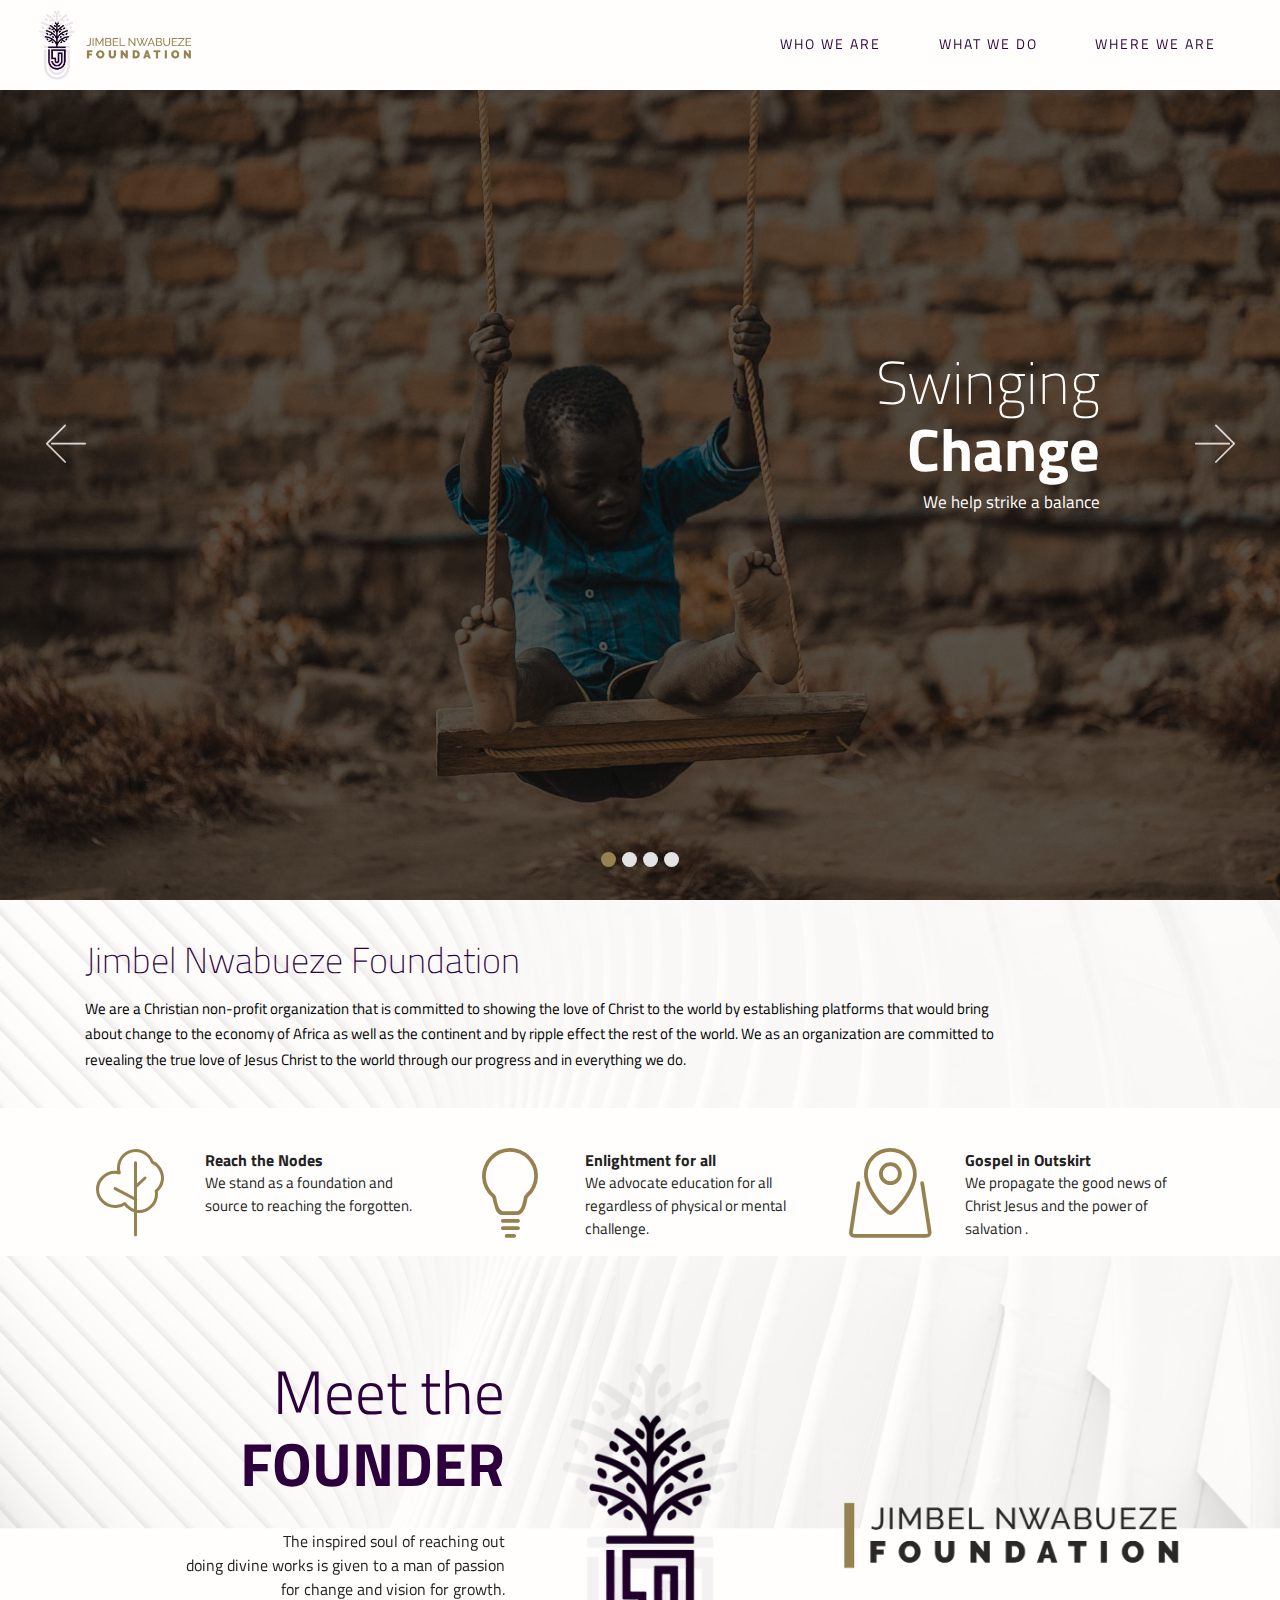
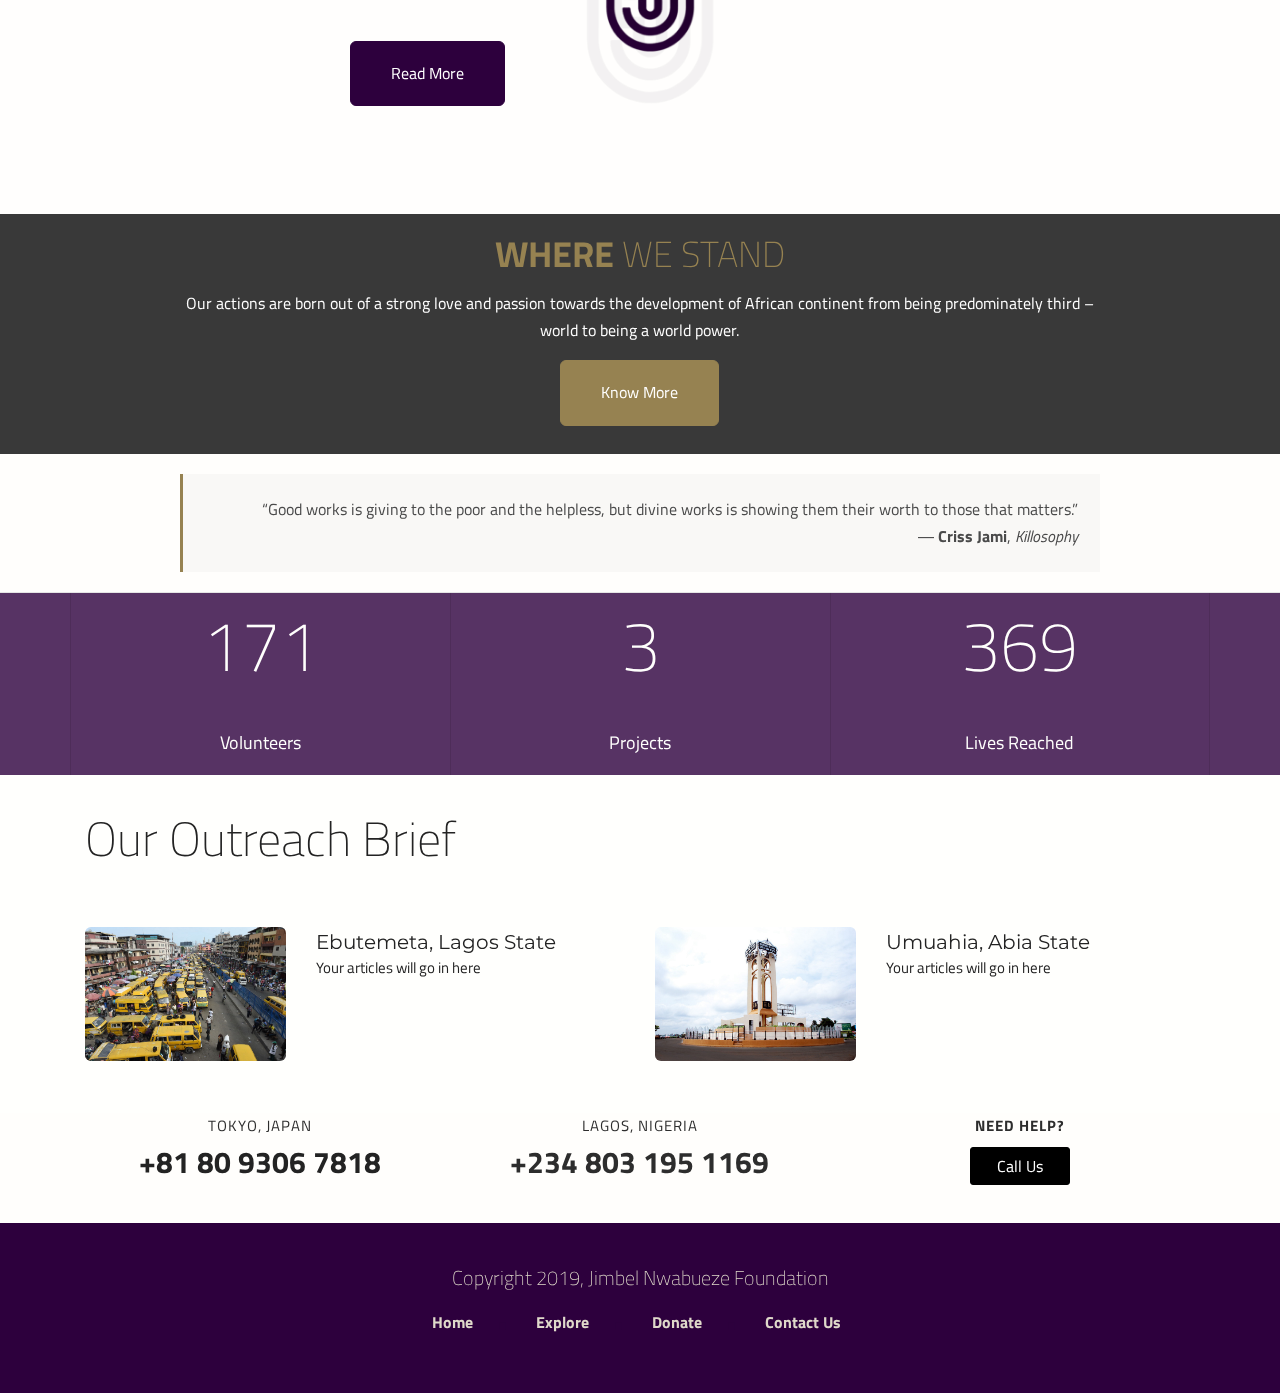
<file: index.html>
<!DOCTYPE html>
<html  >
<head>
  <!-- Site made with Mobirise Website Builder v4.9.6, https://mobirise.com -->
  <meta charset="UTF-8">
  <meta http-equiv="X-UA-Compatible" content="IE=edge">
  <meta name="generator" content="Mobirise v4.9.6, mobirise.com">
  <meta name="viewport" content="width=device-width, initial-scale=1, minimum-scale=1">
  <link rel="shortcut icon" href="assets/images/jnf-favicon-128x121.png" type="image/x-icon">
  <meta name="description" content="">
  
  <title>Home</title>
  <link rel="stylesheet" href="assets/icon54/style.css">
  <link rel="stylesheet" href="https://fonts.googleapis.com/css?family=Libre+Franklin:400,400i,600,600i">
  <link rel="stylesheet" href="assets/web/assets/mobirise-icons/mobirise-icons.css">
  <link rel="stylesheet" href="assets/icons-mind/style.css">
  <link rel="stylesheet" href="assets/tether/tether.min.css">
  <link rel="stylesheet" href="assets/bootstrap/css/bootstrap.min.css">
  <link rel="stylesheet" href="assets/soundcloud-plugin/style.css">
  <link rel="stylesheet" href="assets/socicon/css/socicon.min.css">
  <link rel="stylesheet" href="assets/dropdown/css/style.css">
  <link rel="stylesheet" href="assets/theme/css/style.css">
  <link rel="stylesheet" href="assets/mobirise/css/mbr-additional.css" type="text/css">
  
  
  
</head>
<body>
  <section class="menu1" id="menu2-0" data-rv-view="0">

    <nav class="navbar navbar-dropdown navbar-fixed-top">
        <div class="container-fluid">

            <div class="mbr-table">
                <div class="mbr-table-cell logo">

                    <div class="navbar-brand">
                        <a href="index.html" class="navbar-logo"><img src="assets/images/jnf-logo-combox-285x128.png" alt="Mobirise" style="height: 4.5rem;"></a>
                        
                    </div>

                </div>
                <div class="mbr-table-cell text">

                    <button class="navbar-toggler pull-xs-right hidden-md-up" type="button" data-toggle="collapse" data-target="#exCollapsingNavbar">
                        <div class="hamburger-icon"></div>
                    </button>

                    <ul class="nav-dropdown collapse pull-xs-right nav navbar-nav navbar-toggleable-sm" id="exCollapsingNavbar"><li class="nav-item"><a class="nav-link link" href="index.html#content7-2u">WHO WE ARE</a></li><li class="nav-item dropdown"><a class="nav-link link" href="whatwedo.html" aria-expanded="false">WHAT WE DO</a></li><li class="nav-item dropdown"><a class="nav-link link" href="whereweare.html" aria-expanded="false">WHERE WE ARE</a></li></ul>

                    <button hidden="" class="navbar-toggler navbar-close" type="button" data-toggle="collapse" data-target="#exCollapsingNavbar">
                        <div class="close-icon"></div>
                    </button>

                </div>

            </div>

        </div>
    </nav>

</section>

<section class="mbr-slider mbr-section mbr-section__container carousel slide mbr-section-nopadding mbr-after-navbar" data-ride="carousel" data-keyboard="false" data-wrap="true" data-pause="false" data-interval="4000" id="slider-12" data-rv-view="2">
    <div>
        <div>
            <div>
                <ol class="carousel-indicators">
                    <li data-app-prevent-settings="" data-target="#slider-12" data-slide-to="0" class="active"></li><li data-app-prevent-settings="" data-target="#slider-12" data-slide-to="1"></li><li data-app-prevent-settings="" data-target="#slider-12" data-slide-to="2"></li><li data-app-prevent-settings="" data-target="#slider-12" class="" data-slide-to="3"></li>
                </ol>
                <div class="carousel-inner" role="listbox">
                    <div class="mbr-section mbr-section-hero carousel-item dark center mbr-section-full active" data-bg-video-slide="false" style="background-image: url(assets/images/africa-boy-brick-wall-1686467-2000x1334.jpg);">
                        <div class="mbr-table-cell">
                            <div class="mbr-overlay" style="opacity: 0.6; background-color: rgb(0, 0, 0);"></div>
                            <div class="container-slide container">
                                
                                <div class="row">
                                    <div class="col-md-10 col-md-offset-1 text-xs-center">
                                        <h2 class="mbr-section-title display-1">Swinging<br><strong>Change</strong></h2>
                                        <p class="mbr-section-text lead">We help strike a balance</p>

                                        
                                    </div>
                                </div>
                            </div>
                        </div>
                    </div><div class="mbr-section mbr-section-hero carousel-item dark center mbr-section-full" data-bg-video-slide="false" style="background-image: url(assets/images/img-6083-2000x1333.jpg);">
                        <div class="mbr-table-cell">
                            <div class="mbr-overlay" style="opacity: 0.7; background-color: rgb(45, 0, 61);"></div>
                            <div class="container-slide container">
                                
                                <div class="row">
                                    <div class="col-md-10 col-md-offset-1 text-xs-right">
                                        <h2 class="mbr-section-title display-1">Nurturing<br><font color="#fffefc"><strong>Hearts</strong></font></h2>
                                        <p class="mbr-section-text lead">Giving the   helpless a reason to hope more and hold on</p>

                                        
                                    </div>
                                </div>
                            </div>
                        </div>
                    </div><div class="mbr-section mbr-section-hero carousel-item dark center mbr-section-full" data-bg-video-slide="false" style="background-image: url(assets/images/boy-child-kid-1935637-2000x3000.jpg);">
                        <div class="mbr-table-cell">
                            <div class="mbr-overlay" style="opacity: 0.6; background-color: rgb(0, 0, 0);"></div>
                            <div class="container-slide container">
                                
                                <div class="row">
                                    <div class="col-md-10 col-md-offset-1">
                                        <h2 class="mbr-section-title display-1">Building<br><strong>Vision</strong></h2>
                                        <p class="mbr-section-text lead">We are the Foundation.<br>We bring Tranformation</p>

                                        
                                    </div>
                                </div>
                            </div>
                        </div>
                    </div><div class="mbr-section mbr-section-hero carousel-item dark center mbr-section-full" data-bg-video-slide="false" style="background-image: url(assets/images/img-20180803-wa0008-1-1080x861.jpg);">
                        <div class="mbr-table-cell">
                            <div class="mbr-overlay" style="opacity: 0.6; background-color: rgb(0, 0, 0);"></div>
                            <div class="container-slide container">
                                
                                <div class="row">
                                    <div class="col-md-10 col-md-offset-1">
                                        <h2 class="mbr-section-title display-1">Enlightening<br><strong>The Future</strong></h2>
                                        <p class="mbr-section-text lead">Education is the foundation of knowledge</p>

                                        
                                    </div>
                                </div>
                            </div>
                        </div>
                    </div>
                </div>

                <a data-app-prevent-settings="" class="left carousel-control" role="button" data-slide="prev" href="#slider-12">
                    <span class="mbri-left" aria-hidden="true"></span>
                    <span class="sr-only">Previous</span>
                </a>
                <a data-app-prevent-settings="" class="right carousel-control" role="button" data-slide="next" href="#slider-12">
                    <span class="mbri-right" aria-hidden="true"></span>
                    <span class="sr-only">Next</span>
                </a>
            </div>
        </div>
    </div>
</section>

<div id="custom-html-2p" custom-code="true" data-rv-view="17"><!-- Type valid HTML here -->
<audio>
    <embed name="JNF_Opening" src="http://www.jimbelnwabuezefoundation.org/assets/music/JNF_opening.mp3" loop="true" hidden="true" autostart="true">
</audio></div>

<section class="mbr-section content5" id="content7-2u" data-rv-view="18" style="background-image: url(assets/images/architecture-black-and-white-black-and-white-911738-2000x1335.jpg); padding-top: 40px; padding-bottom: 20px;">

    <div class="mbr-overlay" style="opacity: 0.8; background-color: rgb(255, 254, 252);"></div>

        <div class="container">
            <div class="row heading">
                <div class="col-md-10">

                    <h1 class="mbr-section-title display-3 heading-title">Jimbel Nwabueze Foundation</h1>
                    <p class="mbr-section-subtitle text-1 heading-text">We are a Christian non-profit organization that is committed to showing the love of Christ to the world by establishing platforms that would bring about change to the economy of Africa as well as the continent and by ripple effect the rest of the world. We as an organization are committed to revealing the true love of Jesus Christ to the world through our progress and in everything we do.</p>
                    
                </div>
            </div>
        </div>

</section>

<section class="mbr-section mbr-section-hero features8" id="features9-2q" data-rv-view="21" style="background-color: rgb(255, 254, 252); padding-top: 40px; padding-bottom: 0px;">

    

        

        <div class="container">
                <div class="row">

                    <div class="mbr-cards-col col-xs-12 col-lg-4">
                        <div class="card">
                            <div class="card-img col-xs-3 col-lg-12 mbr-table-cell"><span class="imind-tree-2 mbr-iconfont"></span></div>
                            <div class="card-box col-xs-9 col-lg-12 text-xs-left mbr-table-cell">
                                <h4 class="card-title mbr-section-subtitle sub-2"><strong>Reach the Nodes</strong></h4>
                                <p class="card-text mbr-section-text text-2">We stand as a foundation and source to reaching the forgotten.   </p>
                                
                            </div>
                            <div class="clear"></div>
                        </div>
                    </div>

                    <div class="mbr-cards-col col-xs-12 col-lg-4">
                        <div class="card">
                            <div class="card-img col-xs-3 col-lg-12 mbr-table-cell"><span class="icon54-v1-light-bulb mbr-iconfont"></span></div>
                            <div class="card-box col-xs-9 col-lg-12 text-xs-left mbr-table-cell">
                                <h4 class="card-title mbr-section-subtitle sub-2"><strong>Enlightment for all</strong></h4>
                                <p class="card-text mbr-section-text text-2">We advocate education for all regardless of physical or mental challenge.</p>
                                
                            </div>
                            <div class="clear"></div>
                        </div>
                    </div>

                    <div class="mbr-cards-col col-xs-12 col-lg-4">
                        <div class="card">
                            <div class="card-img col-xs-3 col-lg-12 mbr-table-cell"><span class="mbri-map-pin mbr-iconfont"></span></div>
                            <div class="card-box col-xs-9 col-lg-12 text-xs-left mbr-table-cell">
                                <h4 class="card-title mbr-section-subtitle sub-2"><strong>Gospel in Outskirt</strong></h4>
                                <p class="card-text mbr-section-text text-2">We propagate the good news of Christ Jesus and the power of salvation .</p>
                                
                            </div>
                            <div class="clear"></div>
                        </div>
                    </div>

                </div>
        </div>


</section>

<section class="mbr-section mbr-section-hero header3 mbr-parallax-background" id="header3-k" data-rv-view="24" style="background-image: url(assets/images/architecture-black-and-white-black-and-white-911738-2000x1335.jpg); padding-top: 50px; padding-bottom: 50px;">

    <div class="mbr-overlay" style="opacity: 0.8; background-color: rgb(255, 254, 252);">
    </div>

    <div class="mbr-table mbr-table-full">
        <div class="mbr-table-cell">

            <div class="container">
                <div class="mbr-section row" style="padding-top: 50px; padding-bottom: 50px;">
                    <div class="mbr-table-md-up">
                        
                        
                        

                        <div class="mbr-table-cell mbr-right-padding-md-up col-md-5 text-xs-center text-md-right">

                            <h3 class="mbr-section-title display-2">Meet the<br><strong>FOUNDER</strong></h3>

                            <div class="mbr-section-text">
                                <p>The inspired soul of reaching out<br>doing divine works is given to a man of passion<br>for change and vision for growth.<br><br></p>
                            </div>

                            <div class="mbr-section-btn"><a class="btn btn-lg btn-info" href="https://mobirise.com">Read More</a></div>

                        </div>
                        <div class="mbr-table-cell mbr-valign-top col-md-7 image-size" style="width: 61%;">
                            <div class="mbr-figure"><img src="assets/images/jnf-final-1400x763.png" alt="JNF Logo" title="JNF Logo"></div>
                        </div>

                    </div>
                </div>
            </div>

        </div>
    </div>

    

</section>

<section class="mbr-section content5 mbr-parallax-background" id="content7-b" data-rv-view="27" style="background-image: url(assets/images/adorable-beautiful-beautiful-eyes-2113709-2000x1333.jpg); padding-top: 20px; padding-bottom: 20px;">

    <div class="mbr-overlay" style="opacity: 0.8; background-color: rgb(8, 8, 8);"></div>

        <div class="container">
            <div class="row heading">
                <div class="col-md-10 text-xs-center col-md-offset-1">

                    <h1 class="mbr-section-title display-3 heading-title"><strong>WHERE </strong>WE STAND</h1>
                    <p class="mbr-section-subtitle text-1 heading-text">Our actions are born out of a strong love and passion towards the development of African continent from being predominately third – world to being a world power.</p>
                    <div class="mbr-section-btn"><a class="btn btn-lg btn-primary" href="whereweare.html">Know More</a> </div>
                </div>
            </div>
        </div>

</section>

<section class="mbr-section content2 article mbr-section__container" id="content2-1a" data-rv-view="30" style="background-color: rgb(255, 254, 252); padding-top: 20px; padding-bottom: 20px;">

    <div class="container">
        <div class="row">
            <div class="col-xs-10 col-xs-offset-1">
                <blockquote class="mbr-section-text text-1"><p>“Good works is giving to the poor and the helpless, but divine works is showing them their worth to those that matters.”
</p><p>― <strong>Criss Jami</strong>, <em>Killosophy</em></p></blockquote>
            </div>
        </div>
    </div>

</section>

<section class="mbr-section counters1 counters mbr-parallax-background" id="counters1-s" data-rv-view="32" style="background-image: url(assets/images/6806983-purple-background-2000x1250.jpg); padding-top: 0px; padding-bottom: 0px;">

    <div class="mbr-overlay" style="opacity: 0.8; background-color: rgb(45, 0, 61);">
    </div>

    <div class="container">
        <div class="row">

            <div class="content col-md-4">

                <span class="count mbr-section-title">171</span>

                <p class="mbr-section-text text-1">Volunteers<br></p>

            </div>

            <div class="content col-md-4">
                
                <span class="count mbr-section-title">3</span>
                
                <p class="mbr-section-text text-1">Projects</p>

            </div>

            <div class="content col-md-4">

                <span class="count mbr-section-title">369</span>

                <p class="mbr-section-text text-1">Lives Reached</p>

            </div>

        </div>
    </div>
</section>

<section class="mbr-section mbr-section-hero features7" id="features7-16" data-rv-view="35" style="background-color: rgb(255, 255, 253); padding-top: 40px; padding-bottom: 40px;">

    

        <div class="container">
            <div class="row heading">
                <div class="col-md-12">

                    
                    <h1 class="mbr-section-title display-3 heading-title">Our Outreach Brief</h1>
                    
                </div>
            </div>
        </div>

        <div class="container">
                <div class="row">

                    <div class="mbr-cards-col col-xs-12 col-lg-6">
                        <div class="card">
                            <div class="card-img col-xs-3 col-lg-12 mbr-table-cell"><img src="assets/images/lagosnigeria-photo-the-guardian-nigeria-1398x931.jpg"></div>
                            <div class="card-box col-xs-9 col-lg-12 text-xs-left mbr-table-cell">
                                <h4 class="card-title mbr-section-subtitle sub-2">Ebutemeta, Lagos State</h4>
                                <p class="card-text mbr-section-text text-2">Your articles will go in here</p>
                                
                            </div>
                            <div class="clear"></div>
                        </div>
                    </div>

                    <div class="mbr-cards-col col-xs-12 col-lg-6">
                        <div class="card">
                            <div class="card-img col-xs-3 col-lg-12 mbr-table-cell"><img src="assets/images/abia-state-tower-1549x1037.jpg"></div>
                            <div class="card-box col-xs-9 col-lg-12 text-xs-left mbr-table-cell">
                                <h4 class="card-title mbr-section-subtitle sub-2">Umuahia, Abia State</h4>
                                <p class="card-text mbr-section-text text-2">Your articles will go in here</p>
                                
                            </div>
                            <div class="clear"></div>
                        </div>
                    </div>

                </div>
        </div>


</section>

<section class="mbr-section mbr-section-md-padding footer3" id="footer3-p" data-rv-view="38" style="background-color: rgb(255, 254, 252); padding-top: 0px; padding-bottom: 30px;">
    
    <div class="container">
        <div class="row">
              <div class="col-xs-12 col-lg-4">
                <p class="mbr-section-text text-2 title">TOKYO, JAPAN</p>
                <h3 class="mbr-section-title display-3 number"><strong>+81 80 9306 7818</strong></h3>
              </div>
              <div class="col-xs-12 col-lg-4">
                <p class="mbr-section-text text-2 title">LAGOS, NIGERIA</p>
                <h3 class="mbr-section-title display-3 number"><font color="#2d2d2d"><strong>+234 803 195 1169</strong></font></h3>
              </div>
                

            <div class="col-xs-12 col-lg-4">
                <p class="mbr-section-text text-2 title"><strong>Need help?</strong></p>
                <div class="mbr-section-btn text-xs-center"><a class="btn btn-secondary" href="tel:+2348031951169">Call Us</a></div>

            </div>

        </div>
    </div>
</section>

<section class="mbr-section footer2" id="footer2-o" data-rv-view="40" style="background-color: rgb(45, 0, 61); padding-top: 40px; padding-bottom: 40px;">

    

    <div class="container">
        <div class="row">
            <div class="col-xs-12 text-xs-center">
                <p class="footer-header mbr-section-title sub-2">Copyright 2019, Jimbel Nwabueze Foundation<br></p>

                <div class="footer-list mbr-section-text text-1">
                    <ul>
                        <li><strong><a href="index.html" class="text-success">Home</a></strong></li>
                        <li><strong><a href="page4.html" class="text-success">Explore</a></strong></li>
                        <li><strong><a href="https://paystack.com/pay/jimbelnwabuezefoundation" class="text-success">Donate</a></strong></li>
                        <li class="last"><strong><a href="page2.html" class="text-success">Contact Us</a></strong></li>
                        
                        
                        
                        
                        
                        
                    </ul>
                </div>

                
            </div>
        </div>
    </div>


</section>


  <script src="assets/web/assets/jquery/jquery.min.js"></script>
  <script src="assets/tether/tether.min.js"></script>
  <script src="assets/bootstrap/js/bootstrap.min.js"></script>
  <script src="assets/smooth-scroll/smooth-scroll.js"></script>
  <script src="assets/bootstrap-carousel-swipe/bootstrap-carousel-swipe.js"></script>
  <script src="assets/jarallax/jarallax.js"></script>
  <script src="assets/viewport-checker/jquery.viewportchecker.js"></script>
  <script src="assets/dropdown/js/script.min.js"></script>
  <script src="assets/touch-swipe/jquery.touch-swipe.min.js"></script>
  <script src="assets/theme/js/script.js"></script>
  
  
 <div id="scrollToTop" class="scrollToTop mbr-arrow-up"><a style="text-align: center;"><i class="mbr-arrow-up-icon"></i></a></div>
  </body>
</html>
</file>
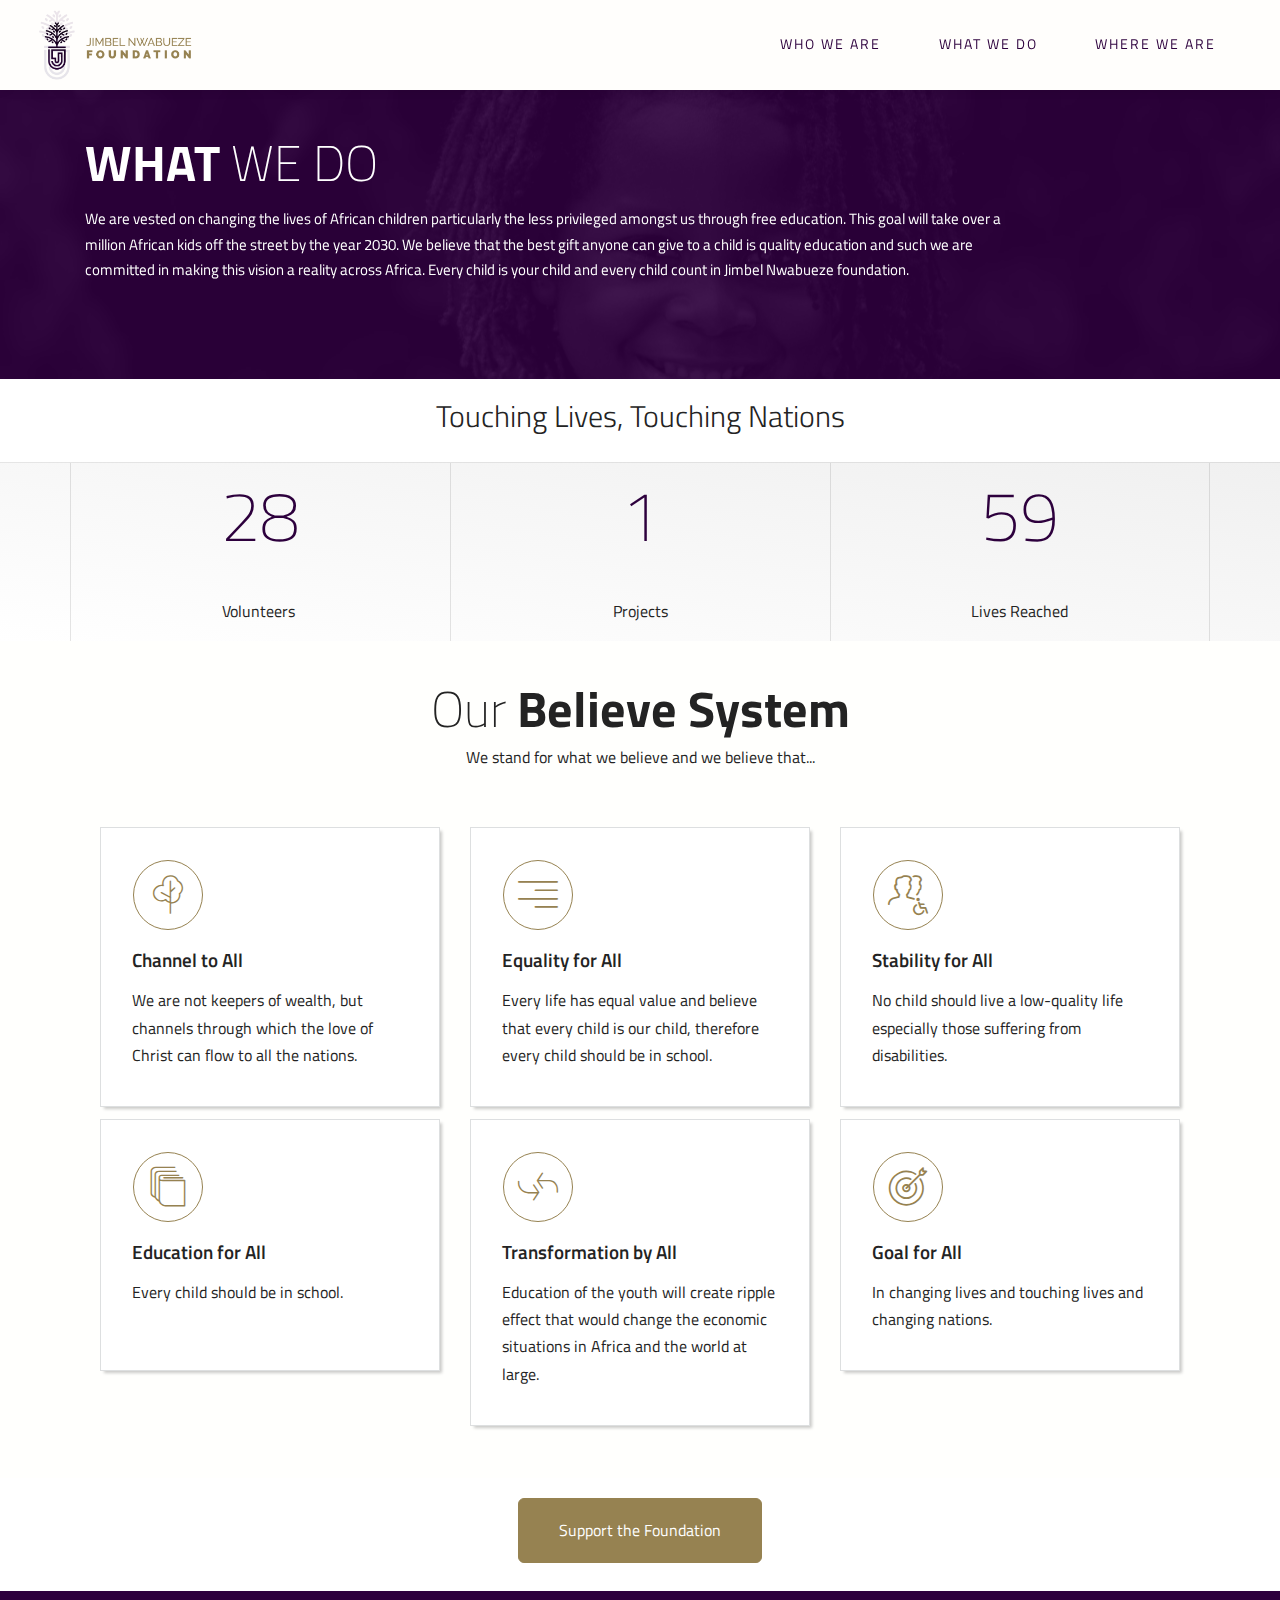
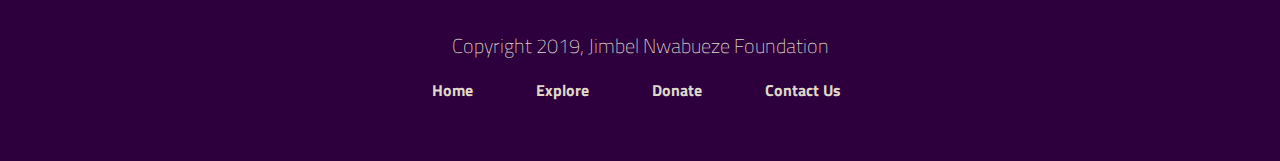
<file: whatwedo.html>
<!DOCTYPE html>
<html  >
<head>
  <!-- Site made with Mobirise Website Builder v4.9.6, https://mobirise.com -->
  <meta charset="UTF-8">
  <meta http-equiv="X-UA-Compatible" content="IE=edge">
  <meta name="generator" content="Mobirise v4.9.6, mobirise.com">
  <meta name="viewport" content="width=device-width, initial-scale=1, minimum-scale=1">
  <link rel="shortcut icon" href="assets/images/jnf-favicon-128x121.png" type="image/x-icon">
  <meta name="description" content="">
  
  <title>What We Do</title>
  <link rel="stylesheet" href="assets/icon54/style.css">
  <link rel="stylesheet" href="https://fonts.googleapis.com/css?family=Libre+Franklin:400,400i,600,600i">
  <link rel="stylesheet" href="assets/web/assets/mobirise-icons/mobirise-icons.css">
  <link rel="stylesheet" href="assets/icons-mind/style.css">
  <link rel="stylesheet" href="assets/icon54-v4/style.css">
  <link rel="stylesheet" href="assets/tether/tether.min.css">
  <link rel="stylesheet" href="assets/bootstrap/css/bootstrap.min.css">
  <link rel="stylesheet" href="assets/soundcloud-plugin/style.css">
  <link rel="stylesheet" href="assets/socicon/css/socicon.min.css">
  <link rel="stylesheet" href="assets/dropdown/css/style.css">
  <link rel="stylesheet" href="assets/theme/css/style.css">
  <link rel="stylesheet" href="assets/mobirise/css/mbr-additional.css" type="text/css">
  
  
  
</head>
<body>
  <section class="menu1" id="menu2-1p" data-rv-view="52">

    <nav class="navbar navbar-dropdown navbar-fixed-top">
        <div class="container-fluid">

            <div class="mbr-table">
                <div class="mbr-table-cell logo">

                    <div class="navbar-brand">
                        <a href="index.html" class="navbar-logo"><img src="assets/images/jnf-logo-combox-285x128.png" alt="Mobirise" style="height: 4.5rem;"></a>
                        
                    </div>

                </div>
                <div class="mbr-table-cell text">

                    <button class="navbar-toggler pull-xs-right hidden-md-up" type="button" data-toggle="collapse" data-target="#exCollapsingNavbar">
                        <div class="hamburger-icon"></div>
                    </button>

                    <ul class="nav-dropdown collapse pull-xs-right nav navbar-nav navbar-toggleable-sm" id="exCollapsingNavbar"><li class="nav-item"><a class="nav-link link" href="index.html#content7-2u">WHO WE ARE</a></li><li class="nav-item dropdown"><a class="nav-link link" href="whatwedo.html" aria-expanded="false">WHAT WE DO</a></li><li class="nav-item dropdown"><a class="nav-link link" href="whereweare.html" aria-expanded="false">WHERE WE ARE</a></li></ul>

                    <button hidden="" class="navbar-toggler navbar-close" type="button" data-toggle="collapse" data-target="#exCollapsingNavbar">
                        <div class="close-icon"></div>
                    </button>

                </div>

            </div>

        </div>
    </nav>

</section>

<section class="mbr-section content5 mbr-parallax-background mbr-after-navbar" id="content7-23" data-rv-view="54" style="background-image: url(assets/images/adorable-beautiful-beautiful-eyes-2113709-2000x1333.jpg); padding-top: 80px; padding-bottom: 80px;">

    <div class="mbr-overlay" style="opacity: 0.9; background-color: rgb(45, 0, 61);"></div>

        <div class="container">
            <div class="row heading">
                <div class="col-md-10">

                    <h1 class="mbr-section-title display-3 heading-title"><br><strong>WHAT</strong> WE DO</h1>
                    <p class="mbr-section-subtitle text-1 heading-text">We are vested on changing the lives of African children particularly the less privileged amongst us through free education.  This goal will take over a million African kids off the street by the year 2030.  We believe that the best gift anyone can give to a child is quality education and such we are committed in making this vision a reality across Africa. Every child is your child and every child count in Jimbel Nwabueze foundation.&nbsp;<br></p>
                    
                </div>
            </div>
        </div>

</section>

<section class="mbr-section content3 mbr-section__container" id="content3-1y" data-rv-view="57" style="background-color: rgb(255, 255, 255); padding-top: 20px; padding-bottom: 20px;">
    <div class="container">
        <div class="row">
            <div class="col-xs-12">
            	<h1 class="mbr-section-title display-2 text-center">Touching Lives, Touching Nations</h1>
                
            </div>
        </div>
    </div>
</section>

<section class="mbr-section counters1 counters" id="counters1-1t" data-rv-view="59" style="padding-top: 0px; padding-bottom: 0px; background: linear-gradient(to right top, rgb(255, 255, 255), rgb(240, 240, 240)) rgb(255, 255, 255);">

    

    <div class="container">
        <div class="row">

            <div class="content col-md-4">

                <span class="count mbr-section-title">171</span>

                <p class="mbr-section-text text-1">Volunteers&nbsp;</p>

            </div>

            <div class="content col-md-4">
                
                <span class="count mbr-section-title">3</span>
                
                <p class="mbr-section-text text-1">Projects</p>

            </div>

            <div class="content col-md-4">

                <span class="count mbr-section-title">369</span>

                <p class="mbr-section-text text-1">Lives Reached</p>

            </div>

        </div>
    </div>
</section>

<section class="mbr-section mbr-section-hero features2" id="features2-2k" data-rv-view="62" style="background-color: rgb(255, 255, 253); padding-top: 40px; padding-bottom: 0px;">

    

        <div class="container">
            <div class="row heading">
                <div class="col-md-12">

                    <h1 class="mbr-section-title display-3 heading-title">Our <strong>Believe System</strong></h1>
                    <p class="mbr-section-text text-1 heading-text">We stand for what we believe and we believe that...</p>
                    
                </div>
            </div>
        </div>

        <div class="container">
            <div class="col-xs-12">
                <div class="row">

                    <div class="mbr-cards-col col-xs-12 col-lg-4">
                        <div class="card" style="text-align: left;">
                            <div class="card-img col-xs-3 col-lg-12" style="text-align: left;"><span class="imind-tree-2 mbr-iconfont" style="font-size: 40px;"></span></div>
                            <div class="card-box col-xs-9 col-lg-12">
                                <h4 class="card-title mbr-section-subtitle sub-2">Channel to All</h4>
                                <p class="card-text mbr-section-text text-1">We are not keepers of wealth, but channels through which the love of Christ can flow to all the nations.<br></p>
                                
                            </div>
                            <div class="clear"></div>
                        </div>
                    </div>

                    <div class="mbr-cards-col col-xs-12 col-lg-4">
                        <div class="card" style="text-align: left;">
                            <div class="card-img col-xs-3 col-lg-12" style="text-align: left;"><span class="mbri-align-right mbr-iconfont" style="font-size: 40px;"></span></div>
                            <div class="card-box col-xs-9 col-lg-12">
                                <h4 class="card-title mbr-section-subtitle sub-2">Equality for All</h4>
                                <p class="card-text mbr-section-text text-1">Every life has equal value and believe that every child is our child, therefore every child should be in school. <br></p>
                                
                            </div>
                            <div class="clear"></div>
                        </div>
                    </div>

                    <div class="mbr-cards-col col-xs-12 col-lg-4">
                        <div class="card" style="text-align: left;">
                            <div class="card-img col-xs-3 col-lg-12" style="text-align: left;"><span class="icon54-v4-disabled-users mbr-iconfont" style="font-size: 40px;"></span></div>
                            <div class="card-box col-xs-9 col-lg-12">
                                <h4 class="card-title mbr-section-subtitle sub-2">Stability for All</h4>
                                <p class="card-text mbr-section-text text-1">No child should live a low-quality life especially those suffering from disabilities.&nbsp;<br></p>
                                
                            </div>
                            <div class="clear"></div>
                        </div>
                    </div>

                    

                </div>
            </div>
        </div>


</section>

<section class="mbr-section mbr-section-hero features2" id="features2-2m" data-rv-view="65" style="background-color: rgb(255, 255, 253); padding-top: 0px; padding-bottom: 40px;">

    

        

        <div class="container">
            <div class="col-xs-12">
                <div class="row">

                    <div class="mbr-cards-col col-xs-12 col-lg-4">
                        <div class="card" style="text-align: left;">
                            <div class="card-img col-xs-3 col-lg-12" style="text-align: left;"><span class="imind-books-2 mbr-iconfont" style="font-size: 40px;"></span></div>
                            <div class="card-box col-xs-9 col-lg-12">
                                <h4 class="card-title mbr-section-subtitle sub-2">Education for All</h4>
                                <p class="card-text mbr-section-text text-1">Every child should be in school. <br><br></p>
                                
                            </div>
                            <div class="clear"></div>
                        </div>
                    </div>

                    <div class="mbr-cards-col col-xs-12 col-lg-4">
                        <div class="card" style="text-align: left;">
                            <div class="card-img col-xs-3 col-lg-12" style="text-align: left;"><span class="imind-retweet mbr-iconfont" style="font-size: 40px;"></span></div>
                            <div class="card-box col-xs-9 col-lg-12">
                                <h4 class="card-title mbr-section-subtitle sub-2">Transformation by All</h4>
                                <p class="card-text mbr-section-text text-1">Education of the youth will create ripple effect that would change the economic situations in Africa and the world at large. <br></p>
                                
                            </div>
                            <div class="clear"></div>
                        </div>
                    </div>

                    <div class="mbr-cards-col col-xs-12 col-lg-4">
                        <div class="card" style="text-align: left;">
                            <div class="card-img col-xs-3 col-lg-12" style="text-align: left;"><span class="icon54-v1-target mbr-iconfont" style="font-size: 40px;"></span></div>
                            <div class="card-box col-xs-9 col-lg-12">
                                <h4 class="card-title mbr-section-subtitle sub-2">Goal for All</h4>
                                <p class="card-text mbr-section-text text-1">In changing lives and touching lives and changing nations.</p>
                                
                            </div>
                            <div class="clear"></div>
                        </div>
                    </div>

                    

                </div>
            </div>
        </div>


</section>

<section class="mbr-section buttons1 mbr-section__container" id="buttons1-2n" data-rv-view="68" style="background-color: rgb(255, 255, 255); padding-top: 20px; padding-bottom: 20px;">

    <div class="container-fluid">
        <div class="row">
            <div class="col-xs-12">
                <div class="text-xs-center"><a class="btn btn-lg btn-primary" href="https://paystack.com/pay/jimbelnwabuezefoundation">Support the Foundation</a> </div>
            </div>
        </div>
    </div>

</section>

<section class="mbr-section footer2" id="footer2-1q" data-rv-view="70" style="background-color: rgb(45, 0, 61); padding-top: 40px; padding-bottom: 40px;">

    

    <div class="container">
        <div class="row">
            <div class="col-xs-12 text-xs-center">
                <p class="footer-header mbr-section-title sub-2">Copyright 2019, Jimbel Nwabueze Foundation<br></p>

                <div class="footer-list mbr-section-text text-1">
                    <ul>
                        <li><strong><a href="index.html" class="text-success">Home</a></strong></li>
                        <li><strong><a href="page4.html" class="text-success">Explore</a></strong></li>
                        <li><strong><a href="https://paystack.com/pay/jimbelnwabuezefoundation" class="text-success">Donate</a></strong></li>
                        <li class="last"><strong><a href="page2.html" class="text-success">Contact Us</a></strong></li>
                        
                        
                        
                        
                        
                        
                    </ul>
                </div>

                
            </div>
        </div>
    </div>


</section>


  <script src="assets/web/assets/jquery/jquery.min.js"></script>
  <script src="assets/tether/tether.min.js"></script>
  <script src="assets/bootstrap/js/bootstrap.min.js"></script>
  <script src="assets/jarallax/jarallax.js"></script>
  <script src="assets/viewport-checker/jquery.viewportchecker.js"></script>
  <script src="assets/dropdown/js/script.min.js"></script>
  <script src="assets/smooth-scroll/smooth-scroll.js"></script>
  <script src="assets/touch-swipe/jquery.touch-swipe.min.js"></script>
  <script src="assets/theme/js/script.js"></script>
  
  
 <div id="scrollToTop" class="scrollToTop mbr-arrow-up"><a style="text-align: center;"><i class="mbr-arrow-up-icon"></i></a></div>
  </body>
</html>
</file>
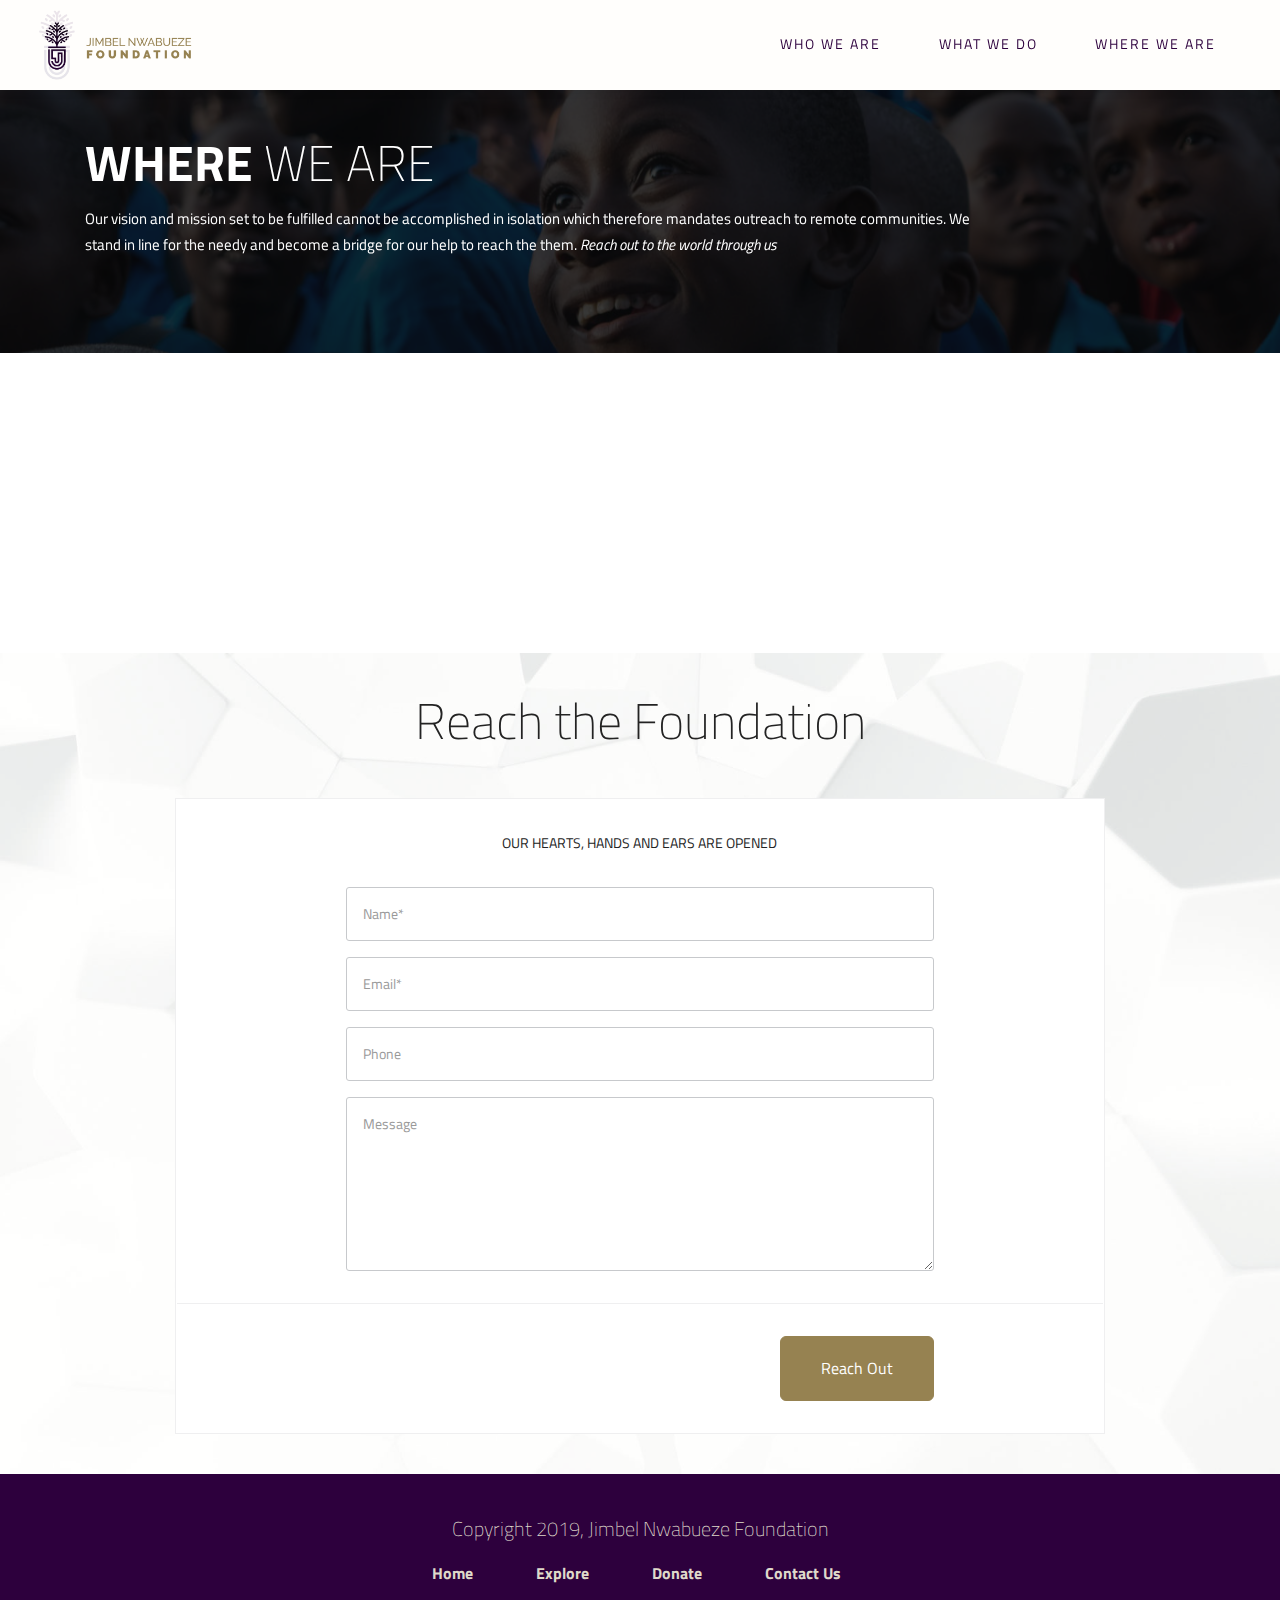
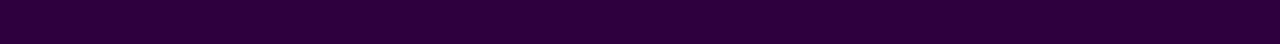
<file: whereweare.html>
<!DOCTYPE html>
<html  >
<head>
  <!-- Site made with Mobirise Website Builder v4.9.6, https://mobirise.com -->
  <meta charset="UTF-8">
  <meta http-equiv="X-UA-Compatible" content="IE=edge">
  <meta name="generator" content="Mobirise v4.9.6, mobirise.com">
  <meta name="viewport" content="width=device-width, initial-scale=1, minimum-scale=1">
  <link rel="shortcut icon" href="assets/images/jnf-favicon-128x121.png" type="image/x-icon">
  <meta name="description" content="">
  
  <title>Where We Are</title>
  <link rel="stylesheet" href="https://fonts.googleapis.com/css?family=Libre+Franklin:400,400i,600,600i">
  <link rel="stylesheet" href="assets/tether/tether.min.css">
  <link rel="stylesheet" href="assets/soundcloud-plugin/style.css">
  <link rel="stylesheet" href="assets/bootstrap/css/bootstrap.min.css">
  <link rel="stylesheet" href="assets/dropdown/css/style.css">
  <link rel="stylesheet" href="assets/socicon/css/socicon.min.css">
  <link rel="stylesheet" href="assets/theme/css/style.css">
  <link rel="stylesheet" href="assets/mobirise/css/mbr-additional.css" type="text/css">
  
  
  
</head>
<body>
  <section class="menu1" id="menu2-1n" data-rv-view="73">

    <nav class="navbar navbar-dropdown navbar-fixed-top">
        <div class="container-fluid">

            <div class="mbr-table">
                <div class="mbr-table-cell logo">

                    <div class="navbar-brand">
                        <a href="index.html" class="navbar-logo"><img src="assets/images/jnf-logo-combox-285x128.png" alt="Mobirise" style="height: 4.5rem;"></a>
                        
                    </div>

                </div>
                <div class="mbr-table-cell text">

                    <button class="navbar-toggler pull-xs-right hidden-md-up" type="button" data-toggle="collapse" data-target="#exCollapsingNavbar">
                        <div class="hamburger-icon"></div>
                    </button>

                    <ul class="nav-dropdown collapse pull-xs-right nav navbar-nav navbar-toggleable-sm" id="exCollapsingNavbar"><li class="nav-item"><a class="nav-link link" href="index.html#content7-2u">WHO WE ARE</a></li><li class="nav-item dropdown"><a class="nav-link link" href="whatwedo.html" aria-expanded="false">WHAT WE DO</a></li><li class="nav-item dropdown"><a class="nav-link link" href="whereweare.html" aria-expanded="false">WHERE WE ARE</a></li></ul>

                    <button hidden="" class="navbar-toggler navbar-close" type="button" data-toggle="collapse" data-target="#exCollapsingNavbar">
                        <div class="close-icon"></div>
                    </button>

                </div>

            </div>

        </div>
    </nav>

</section>

<section class="mbr-section content5 mbr-parallax-background mbr-after-navbar" id="content7-2o" data-rv-view="75" style="background-image: url(assets/images/mbr-1400x933.jpg); padding-top: 80px; padding-bottom: 80px;">

    <div class="mbr-overlay" style="opacity: 0.8; background-color: rgb(8, 8, 8);"></div>

        <div class="container">
            <div class="row heading">
                <div class="col-md-10">

                    <h1 class="mbr-section-title display-3 heading-title"><br><strong>WHERE</strong>&nbsp;WE ARE</h1>
                    <p class="mbr-section-subtitle text-1 heading-text">Our vision and mission set to be fulfilled cannot be accomplished in isolation which therefore mandates outreach to remote communities. We stand in line for the needy and become a bridge for our help to reach the them.&nbsp;<em>Reach out to the world through us</em><em><br></em></p>
                    
                </div>
            </div>
        </div>

</section>

<section class="mbr-section mbr-section-nopadding" id="map1-29" data-rv-view="78">
    <div class="mbr-map"><iframe frameborder="0" style="border:0" src="https://www.google.com/maps/embed?pb=!1m18!1m12!1m3!1d3971.2121666941002!2d7.4642360147658815!3d5.5355182959863125!2m3!1f0!2f0!3f0!3m2!1i1024!2i768!4f13.1!3m3!1m2!1s0x1042dd3d8b2547dd%3A0x6d97c194ad0a5620!2s37%20Mission%20Hill%2C%20Eziama%20Ossah%2C%20Umuahia!5e0!3m2!1sen!2sng!4v1567444277011!5m2!1sen!2sng" allowfullscreen=""></iframe></div>
</section>

<section class="mbr-section mbr-section-hero form1" id="form1-2b" data-rv-view="80" style="background-image: url(assets/images/nice-white-wallpaper-hd-1920x1200.jpg); padding-top: 40px; padding-bottom: 40px;">

    <div class="mbr-overlay" style="opacity: 0.5; background-color: rgb(255, 255, 253);"></div>

        <div class="container">
            <div class="row heading">
                <div class="col-md-12 text-xs-center">

                    <h1 class="mbr-section-title display-3 heading-title">Reach the Foundation</h1>
                    
                    
                </div>
            </div>
        </div>

        <div class="container">
            <div class="col-xs-12 form">

                <div class="row">
                    <div class="col-xs-12 col-md-8 col-md-offset-2">
                        <h5 class="form-title mbr-section-subtitle text-1">OUR HEARTS, HANDS AND EARS ARE OPENED</h5>
                    </div>                    
                </div>

                <div class="row" data-form-type="formoid">
                    <div data-form-alert="true">
                        <div hidden="" data-form-alert-success="true" class="alert alert-form alert-success text-xs-center">Thank you for reaching out to us!</div>
                    </div>


                    <form action="https://mobirise.com/" method="post" data-form-title="Reach the Foundation">

                        <input type="hidden" value="KyPVxTO/D9eedYxYFxx8nn2kUCn4iK4QlClPg0itn3x5BGHmxYIX6OmmEW9dEdJHC7RCvGShLsyFb0+oLGP6k5q8jq4DvRsFI/jPacRRKghOGim0RlhLVUBQVc4lZ1i7" data-form-email="true">

                        <div class="col-xs-12 col-md-8 col-md-offset-2 form-wrap">

                            <div class="col-xs-12">
                                <div class="form-group">
                                    <label class="form-control-label">Name*</label>
                                    <input type="text" class="form-control" name="name" required="" data-form-field="Name" placeholder="Name*">
                                </div>
                            </div>

                            <div class="col-xs-12">
                                <div class="form-group">
                                    <label class="form-control-label">Email*</label>
                                    <input type="email" class="form-control" name="email" required="" data-form-field="Email" placeholder="Email*">
                                </div>
                            </div>

                            <div class="col-xs-12">
                                <div class="form-group">
                                    <label class="form-control-label">Phone</label>
                                    <input type="tel" class="form-control" name="phone" data-form-field="Phone" placeholder="Phone">
                                </div>
                            </div>

                            <div class="col-xs-12">
                                <label class="form-control-label">Message</label>
                                <textarea class="form-control" name="message" rows="7" data-form-field="Message" placeholder="Message"></textarea>
                            </div>

                        </div>

                        <div class="clear"></div>

                        <div class="form-separator"></div>

                        <div class="col-xs-12 col-md-8 col-md-offset-2 form-button-wrap">

                            <div class="text-xs-center text-md-right"><button type="submit" class="btn btn-lg btn-primary">Reach Out</button></div>

                        </div>

                    </form>

                </div>
    
            </div>
        </div>


</section>

<section class="mbr-section footer2" id="footer2-1o" data-rv-view="90" style="background-color: rgb(45, 0, 61); padding-top: 40px; padding-bottom: 40px;">

    

    <div class="container">
        <div class="row">
            <div class="col-xs-12 text-xs-center">
                <p class="footer-header mbr-section-title sub-2">Copyright 2019, Jimbel Nwabueze Foundation<br></p>

                <div class="footer-list mbr-section-text text-1">
                    <ul>
                        <li><strong><a href="index.html" class="text-success">Home</a></strong></li>
                        <li><strong><a href="page4.html" class="text-success">Explore</a></strong></li>
                        <li><strong><a href="https://paystack.com/pay/jimbelnwabuezefoundation" class="text-success">Donate</a></strong></li>
                        <li class="last"><strong><a href="page2.html" class="text-success">Contact Us</a></strong></li>
                        
                        
                        
                        
                        
                        
                    </ul>
                </div>

                
            </div>
        </div>
    </div>


</section>


  <script src="assets/web/assets/jquery/jquery.min.js"></script>
  <script src="assets/tether/tether.min.js"></script>
  <script src="assets/bootstrap/js/bootstrap.min.js"></script>
  <script src="assets/smooth-scroll/smooth-scroll.js"></script>
  <script src="assets/dropdown/js/script.min.js"></script>
  <script src="assets/touch-swipe/jquery.touch-swipe.min.js"></script>
  <script src="assets/jarallax/jarallax.js"></script>
  <script src="assets/theme/js/script.js"></script>
  <script src="assets/formoid/formoid.min.js"></script>
  
  
 <div id="scrollToTop" class="scrollToTop mbr-arrow-up"><a style="text-align: center;"><i class="mbr-arrow-up-icon"></i></a></div>
  </body>
</html>
</file>
<file: assets/icon54/style.css>
@font-face {
    font-family: 'icon54';
    src: url('fonts/icon54.eot?uf6sbu');
    src: url('fonts/icon54.eot?uf6sbu#iefix') format('embedded-opentype'),
        url('fonts/icon54.ttf?uf6sbu') format('truetype'),
        url('fonts/icon54.woff?uf6sbu') format('woff'),
        url('fonts/icon54.svg?uf6sbu#icon54') format('svg');
    font-weight: normal;
    font-style: normal;
}

[class^='icon54-v1-'],
[class*=' icon54-v1-'] {
    /* use !important to prevent issues with browser extensions that change fonts */
    font-family: 'icon54' !important;
    speak: none;
    font-style: normal;
    font-weight: normal;
    font-variant: normal;
    text-transform: none;
    line-height: 1;

    /* Better Font Rendering =========== */
    -webkit-font-smoothing: antialiased;
    -moz-osx-font-smoothing: grayscale;
}

.icon54-v1-add-bag::before {
    content: '\e900';
}
.icon54-v1-add-cart2::before {
    content: '\e901';
}
.icon54-v1-add-chat1::before {
    content: '\e902';
}
.icon54-v1-add-chat2::before {
    content: '\e903';
}
.icon54-v1-add-chat3::before {
    content: '\e904';
}
.icon54-v1-bitcoin-bag::before {
    content: '\e905';
}
.icon54-v1-bitcoin-cart::before {
    content: '\e906';
}
.icon54-v1-cart::before {
    content: '\e907';
}
.icon54-v1-char-search2::before {
    content: '\e908';
}
.icon54-v1-chat-1::before {
    content: '\e909';
}
.icon54-v1-chat-2::before {
    content: '\e90a';
}
.icon54-v1-chat-3::before {
    content: '\e90b';
}
.icon54-v1-chat-bubble1::before {
    content: '\e90c';
}
.icon54-v1-chat-bubble2::before {
    content: '\e90d';
}
.icon54-v1-chat-bubble4::before {
    content: '\e90e';
}
.icon54-v1-chat-bubble5::before {
    content: '\e90f';
}
.icon54-v1-chat-buble3::before {
    content: '\e910';
}
.icon54-v1-chat-delete1::before {
    content: '\e911';
}
.icon54-v1-chat-delete2::before {
    content: '\e912';
}
.icon54-v1-chat-delete3::before {
    content: '\e913';
}
.icon54-v1-chat-error1::before {
    content: '\e914';
}
.icon54-v1-chat-error2::before {
    content: '\e915';
}
.icon54-v1-chat-error3::before {
    content: '\e916';
}
.icon54-v1-chat-help1::before {
    content: '\e917';
}
.icon54-v1-chat-help2::before {
    content: '\e918';
}
.icon54-v1-chat-help3::before {
    content: '\e919';
}
.icon54-v1-chat-remouve1::before {
    content: '\e91a';
}
.icon54-v1-chat-remouve2::before {
    content: '\e91b';
}
.icon54-v1-chat-remouve3::before {
    content: '\e91c';
}
.icon54-v1-chat-search1::before {
    content: '\e91d';
}
.icon54-v1-chat-search3::before {
    content: '\e91e';
}
.icon54-v1-chat-settings1::before {
    content: '\e91f';
}
.icon54-v1-chat-settings2::before {
    content: '\e920';
}
.icon54-v1-chat-settings3::before {
    content: '\e921';
}
.icon54-v1-chat-user1::before {
    content: '\e922';
}
.icon54-v1-chat-user2::before {
    content: '\e923';
}
.icon54-v1-chat-user3::before {
    content: '\e924';
}
.icon54-v1-chat-user4::before {
    content: '\e925';
}
.icon54-v1-check-out::before {
    content: '\e926';
}
.icon54-v1-clear-bag::before {
    content: '\e927';
}
.icon54-v1-clear-cart2::before {
    content: '\e928';
}
.icon54-v1-conference-chat::before {
    content: '\e929';
}
.icon54-v1-conference-speach::before {
    content: '\e92a';
}
.icon54-v1-credit-card::before {
    content: '\e92b';
}
.icon54-v1-cuppon::before {
    content: '\e92c';
}
.icon54-v1-dismiss-bag::before {
    content: '\e92d';
}
.icon54-v1-dismiss-cart::before {
    content: '\e92e';
}
.icon54-v1-dismiss-chat1::before {
    content: '\e92f';
}
.icon54-v1-dismiss-chat2::before {
    content: '\e930';
}
.icon54-v1-dismiss-chat3::before {
    content: '\e931';
}
.icon54-v1-dollar-bag::before {
    content: '\e932';
}
.icon54-v1-dollar-cart::before {
    content: '\e933';
}
.icon54-v1-done-bag::before {
    content: '\e934';
}
.icon54-v1-done-cat::before {
    content: '\e935';
}
.icon54-v1-dream-bubble1::before {
    content: '\e936';
}
.icon54-v1-dream-bubble2::before {
    content: '\e937';
}
.icon54-v1-dreamimg-2::before {
    content: '\e938';
}
.icon54-v1-dreaming-1::before {
    content: '\e939';
}
.icon54-v1-euro-bag::before {
    content: '\e93a';
}
.icon54-v1-euro-cart::before {
    content: '\e93b';
}
.icon54-v1-favorite-bag::before {
    content: '\e93c';
}
.icon54-v1-favorite-cart::before {
    content: '\e93d';
}
.icon54-v1-favorite-chat1::before {
    content: '\e93e';
}
.icon54-v1-favorite-chat2::before {
    content: '\e93f';
}
.icon54-v1-favorite-chat3::before {
    content: '\e940';
}
.icon54-v1-full-cart2::before {
    content: '\e941';
}
.icon54-v1-gift-box2::before {
    content: '\e942';
}
.icon54-v1-gift-card2::before {
    content: '\e943';
}
.icon54-v1-home-bag::before {
    content: '\e944';
}
.icon54-v1-hot-offer::before {
    content: '\e945';
}
.icon54-v1-mobile-shopping1::before {
    content: '\e946';
}
.icon54-v1-mobile-shopping2::before {
    content: '\e947';
}
.icon54-v1-on-sale2::before {
    content: '\e948';
}
.icon54-v1-on-sale::before {
    content: '\e949';
}
.icon54-v1-online-shopping1::before {
    content: '\e94a';
}
.icon54-v1-online-store::before {
    content: '\e94b';
}
.icon54-v1-open-box::before {
    content: '\e94c';
}
.icon54-v1-pound-bag::before {
    content: '\e94d';
}
.icon54-v1-pound-cart::before {
    content: '\e94e';
}
.icon54-v1-remouve-bag::before {
    content: '\e94f';
}
.icon54-v1-remouve-cart2::before {
    content: '\e950';
}
.icon54-v1-rotate-2::before {
    content: '\e951';
}
.icon54-v1-search-bag::before {
    content: '\e952';
}
.icon54-v1-search-cart::before {
    content: '\e953';
}
.icon54-v1-secure-shopping3::before {
    content: '\e954';
}
.icon54-v1-secure-shopping4::before {
    content: '\e955';
}
.icon54-v1-secure-shopping5::before {
    content: '\e956';
}
.icon54-v1-share-conversation1::before {
    content: '\e957';
}
.icon54-v1-share-conversation2::before {
    content: '\e958';
}
.icon54-v1-share-conversation3::before {
    content: '\e959';
}
.icon54-v1-shipping-box::before {
    content: '\e95a';
}
.icon54-v1-shipping-scedule::before {
    content: '\e95b';
}
.icon54-v1-shipping::before {
    content: '\e95c';
}
.icon54-v1-shopping-bag::before {
    content: '\e95d';
}
.icon54-v1-video-message::before {
    content: '\e95e';
}
.icon54-v1-voice-message::before {
    content: '\e95f';
}
.icon54-v1-web-shop1::before {
    content: '\e960';
}
.icon54-v1-web-shop2::before {
    content: '\e961';
}
.icon54-v1-web-shop3::before {
    content: '\e962';
}
.icon54-v1-d-blockchart1::before {
    content: '\e963';
}
.icon54-v1-112::before {
    content: '\e964';
}
.icon54-v1-911::before {
    content: '\e965';
}
.icon54-v1-add-call::before {
    content: '\e966';
}
.icon54-v1-balloons::before {
    content: '\e967';
}
.icon54-v1-baseball-cap::before {
    content: '\e968';
}
.icon54-v1-bat-man::before {
    content: '\e969';
}
.icon54-v1-block-call::before {
    content: '\e96a';
}
.icon54-v1-block-chart1::before {
    content: '\e96b';
}
.icon54-v1-block-chart2::before {
    content: '\e96c';
}
.icon54-v1-block-chart3::before {
    content: '\e96d';
}
.icon54-v1-bluetuth-phonespeaker::before {
    content: '\e96e';
}
.icon54-v1-call-24h::before {
    content: '\e96f';
}
.icon54-v1-call-center24h::before {
    content: '\e970';
}
.icon54-v1-call-forward::before {
    content: '\e971';
}
.icon54-v1-call-made::before {
    content: '\e972';
}
.icon54-v1-call-recieved::before {
    content: '\e973';
}
.icon54-v1-call-reservation::before {
    content: '\e974';
}
.icon54-v1-clear-call::before {
    content: '\e975';
}
.icon54-v1-crain-hook::before {
    content: '\e976';
}
.icon54-v1-decreasing-chart1::before {
    content: '\e977';
}
.icon54-v1-decreasing-chart2::before {
    content: '\e978';
}
.icon54-v1-delayed-call::before {
    content: '\e979';
}
.icon54-v1-diagram-1::before {
    content: '\e97a';
}
.icon54-v1-diagram-2::before {
    content: '\e97b';
}
.icon54-v1-diagram-3::before {
    content: '\e97c';
}
.icon54-v1-diagram-4::before {
    content: '\e97d';
}
.icon54-v1-dial-pad2::before {
    content: '\e97e';
}
.icon54-v1-dot-chart1::before {
    content: '\e97f';
}
.icon54-v1-dot-chart2::before {
    content: '\e980';
}
.icon54-v1-dot-chart3::before {
    content: '\e981';
}
.icon54-v1-enter-1::before {
    content: '\e982';
}
.icon54-v1-enter-2::before {
    content: '\e983';
}
.icon54-v1-exit-1::before {
    content: '\e984';
}
.icon54-v1-exit-2::before {
    content: '\e985';
}
.icon54-v1-fax-phone::before {
    content: '\e986';
}
.icon54-v1-fragment-chart::before {
    content: '\e987';
}
.icon54-v1-hold-theline::before {
    content: '\e988';
}
.icon54-v1-id-tag::before {
    content: '\e989';
}
.icon54-v1-increasing-chart1::before {
    content: '\e98a';
}
.icon54-v1-increasing-chart2::before {
    content: '\e98b';
}
.icon54-v1-key-2::before {
    content: '\e98c';
}
.icon54-v1-key-hole1::before {
    content: '\e98d';
}
.icon54-v1-key-hole2::before {
    content: '\e98e';
}
.icon54-v1-landscape-chart::before {
    content: '\e98f';
}
.icon54-v1-line-chart1::before {
    content: '\e990';
}
.icon54-v1-line-chart2::before {
    content: '\e991';
}
.icon54-v1-line-chart3::before {
    content: '\e992';
}
.icon54-v1-lock-1::before {
    content: '\e993';
}
.icon54-v1-lock-call::before {
    content: '\e994';
}
.icon54-v1-lock-user1::before {
    content: '\e995';
}
.icon54-v1-lock-user2::before {
    content: '\e996';
}
.icon54-v1-login-form1::before {
    content: '\e997';
}
.icon54-v1-login-form2::before {
    content: '\e998';
}
.icon54-v1-marge-call::before {
    content: '\e999';
}
.icon54-v1-missed-call::before {
    content: '\e99a';
}
.icon54-v1-name-tag::before {
    content: '\e99b';
}
.icon54-v1-open-lock::before {
    content: '\e99c';
}
.icon54-v1-pause-call::before {
    content: '\e99d';
}
.icon54-v1-phone-1::before {
    content: '\e99e';
}
.icon54-v1-phone-2::before {
    content: '\e99f';
}
.icon54-v1-phone-3::before {
    content: '\e9a0';
}
.icon54-v1-phone-4::before {
    content: '\e9a1';
}
.icon54-v1-phone-book::before {
    content: '\e9a2';
}
.icon54-v1-phone-box::before {
    content: '\e9a3';
}
.icon54-v1-phone-intalk::before {
    content: '\e9a4';
}
.icon54-v1-phone-ring::before {
    content: '\e9a5';
}
.icon54-v1-phone-shopping::before {
    content: '\e9a6';
}
.icon54-v1-pie-chart1::before {
    content: '\e9a7';
}
.icon54-v1-pie-chart2::before {
    content: '\e9a8';
}
.icon54-v1-pie-chart3::before {
    content: '\e9a9';
}
.icon54-v1-pin-code::before {
    content: '\e9aa';
}
.icon54-v1-public-phone::before {
    content: '\e9ab';
}
.icon54-v1-recall::before {
    content: '\e9ac';
}
.icon54-v1-record-call::before {
    content: '\e9ad';
}
.icon54-v1-remouve-call::before {
    content: '\e9ae';
}
.icon54-v1-ring-chart1::before {
    content: '\e9af';
}
.icon54-v1-ring-chart2::before {
    content: '\e9b0';
}
.icon54-v1-signal-0::before {
    content: '\e9b1';
}
.icon54-v1-signal-1::before {
    content: '\e9b2';
}
.icon54-v1-signal-2::before {
    content: '\e9b3';
}
.icon54-v1-signal-3::before {
    content: '\e9b4';
}
.icon54-v1-signal-4::before {
    content: '\e9b5';
}
.icon54-v1-signal-5::before {
    content: '\e9b6';
}
.icon54-v1-sinus::before {
    content: '\e9b7';
}
.icon54-v1-split-call::before {
    content: '\e9b8';
}
.icon54-v1-success-chart::before {
    content: '\e9b9';
}
.icon54-v1-table-chart1::before {
    content: '\e9ba';
}
.icon54-v1-table-chart2::before {
    content: '\e9bb';
}
.icon54-v1-tangent::before {
    content: '\e9bc';
}
.icon54-v1-bedroom::before {
    content: '\e9bd';
}
.icon54-v1-fingertouch::before {
    content: '\e9be';
}
.icon54-v1-hour::before {
    content: '\e9bf';
}
.icon54-v1-bedroom2::before {
    content: '\e9c0';
}
.icon54-v1-files::before {
    content: '\e9c1';
}
.icon54-v1-fingertouch2::before {
    content: '\e9c2';
}
.icon54-v1-files2::before {
    content: '\e9c3';
}
.icon54-v1-fingertouch3::before {
    content: '\e9c4';
}
.icon54-v1-starbed::before {
    content: '\e9c5';
}
.icon54-v1-g-network::before {
    content: '\e9c6';
}
.icon54-v1-gp-doc::before {
    content: '\e9c7';
}
.icon54-v1-fingerroatate::before {
    content: '\e9c8';
}
.icon54-v1-fingertouch4::before {
    content: '\e9c9';
}
.icon54-v1-g-network2::before {
    content: '\e9ca';
}
.icon54-v1-starhotel1::before {
    content: '\e9cb';
}
.icon54-v1-starhotel2::before {
    content: '\e9cc';
}
.icon54-v1-ball::before {
    content: '\e9cd';
}
.icon54-v1-min::before {
    content: '\e9ce';
}
.icon54-v1-by7::before {
    content: '\e9cf';
}
.icon54-v1-min2::before {
    content: '\e9d0';
}
.icon54-v1-min3::before {
    content: '\e9d1';
}
.icon54-v1-abascus-calculator::before {
    content: '\e9d2';
}
.icon54-v1-accordion::before {
    content: '\e9d3';
}
.icon54-v1-acrobat-file::before {
    content: '\e9d4';
}
.icon54-v1-add-basket::before {
    content: '\e9d5';
}
.icon54-v1-add-bookmark::before {
    content: '\e9d6';
}
.icon54-v1-add-card::before {
    content: '\e9d7';
}
.icon54-v1-add-cart::before {
    content: '\e9d8';
}
.icon54-v1-add-cloud::before {
    content: '\e9d9';
}
.icon54-v1-add-doc::before {
    content: '\e9da';
}
.icon54-v1-add-file::before {
    content: '\e9db';
}
.icon54-v1-add-folder::before {
    content: '\e9dc';
}
.icon54-v1-add-location::before {
    content: '\e9dd';
}
.icon54-v1-add-mail::before {
    content: '\e9de';
}
.icon54-v1-add-wifi::before {
    content: '\e9df';
}
.icon54-v1-addon-setting::before {
    content: '\e9e0';
}
.icon54-v1-addvertise::before {
    content: '\e9e1';
}
.icon54-v1-adobe-flashplayer::before {
    content: '\e9e2';
}
.icon54-v1-adobe::before {
    content: '\e9e3';
}
.icon54-v1-aif-doc::before {
    content: '\e9e4';
}
.icon54-v1-air-conditioner2::before {
    content: '\e9e5';
}
.icon54-v1-air-conditioner::before {
    content: '\e9e6';
}
.icon54-v1-air-conditioner1::before {
    content: '\e9e7';
}
.icon54-v1-airbnb::before {
    content: '\e9e8';
}
.icon54-v1-alambic::before {
    content: '\e9e9';
}
.icon54-v1-alarm-clock1::before {
    content: '\e9ea';
}
.icon54-v1-alarm-clock2::before {
    content: '\e9eb';
}
.icon54-v1-alarm-clock3::before {
    content: '\e9ec';
}
.icon54-v1-alarm-sound::before {
    content: '\e9ed';
}
.icon54-v1-align-center::before {
    content: '\e9ee';
}
.icon54-v1-align-left::before {
    content: '\e9ef';
}
.icon54-v1-align-right::before {
    content: '\e9f0';
}
.icon54-v1-all-directions::before {
    content: '\e9f1';
}
.icon54-v1-allert-card::before {
    content: '\e9f2';
}
.icon54-v1-alligator::before {
    content: '\e9f3';
}
.icon54-v1-alphabet-list::before {
    content: '\e9f4';
}
.icon54-v1-alu-recycle::before {
    content: '\e9f5';
}
.icon54-v1-amazon::before {
    content: '\e9f6';
}
.icon54-v1-ambulance-1::before {
    content: '\e9f7';
}
.icon54-v1-ambulance::before {
    content: '\e9f8';
}
.icon54-v1-amd::before {
    content: '\e9f9';
}
.icon54-v1-amex-2::before {
    content: '\e9fa';
}
.icon54-v1-amex::before {
    content: '\e9fb';
}
.icon54-v1-amplifier-1::before {
    content: '\e9fc';
}
.icon54-v1-amplifier-2::before {
    content: '\e9fd';
}
.icon54-v1-analogue-antenna::before {
    content: '\e9fe';
}
.icon54-v1-anchor::before {
    content: '\e9ff';
}
.icon54-v1-android::before {
    content: '\ea00';
}
.icon54-v1-angel2::before {
    content: '\ea01';
}
.icon54-v1-angel::before {
    content: '\ea02';
}
.icon54-v1-angry-birds2::before {
    content: '\ea03';
}
.icon54-v1-angry-birds::before {
    content: '\ea04';
}
.icon54-v1-anonymous-1::before {
    content: '\ea05';
}
.icon54-v1-anonymous-2::before {
    content: '\ea06';
}
.icon54-v1-ant::before {
    content: '\ea07';
}
.icon54-v1-antilop::before {
    content: '\ea08';
}
.icon54-v1-app-setting::before {
    content: '\ea09';
}
.icon54-v1-apple2::before {
    content: '\ea0a';
}
.icon54-v1-apple::before {
    content: '\ea0b';
}
.icon54-v1-appstore-2::before {
    content: '\ea0c';
}
.icon54-v1-arc-phisics::before {
    content: '\ea0d';
}
.icon54-v1-arcade::before {
    content: '\ea0e';
}
.icon54-v1-archery-1::before {
    content: '\ea0f';
}
.icon54-v1-archery-2::before {
    content: '\ea10';
}
.icon54-v1-aries::before {
    content: '\ea11';
}
.icon54-v1-army-solider::before {
    content: '\ea12';
}
.icon54-v1-artboard::before {
    content: '\ea13';
}
.icon54-v1-astronaut::before {
    content: '\ea14';
}
.icon54-v1-at-symbol::before {
    content: '\ea15';
}
.icon54-v1-ati::before {
    content: '\ea16';
}
.icon54-v1-atm-1::before {
    content: '\ea17';
}
.icon54-v1-atm-2::before {
    content: '\ea18';
}
.icon54-v1-atm-3::before {
    content: '\ea19';
}
.icon54-v1-atom::before {
    content: '\ea1a';
}
.icon54-v1-atomic-reactor::before {
    content: '\ea1b';
}
.icon54-v1-attach-file::before {
    content: '\ea1c';
}
.icon54-v1-attache-mail::before {
    content: '\ea1d';
}
.icon54-v1-attacher::before {
    content: '\ea1e';
}
.icon54-v1-attention-cloud::before {
    content: '\ea1f';
}
.icon54-v1-attention1-doc::before {
    content: '\ea20';
}
.icon54-v1-attention2-doc::before {
    content: '\ea21';
}
.icon54-v1-auction::before {
    content: '\ea22';
}
.icon54-v1-auto-flash::before {
    content: '\ea23';
}
.icon54-v1-auto-gearbox::before {
    content: '\ea24';
}
.icon54-v1-aux-cabel::before {
    content: '\ea25';
}
.icon54-v1-avi-doc::before {
    content: '\ea26';
}
.icon54-v1-backward-button::before {
    content: '\ea27';
}
.icon54-v1-backward::before {
    content: '\ea28';
}
.icon54-v1-bacteria-1::before {
    content: '\ea29';
}
.icon54-v1-bacteria-4::before {
    content: '\ea2a';
}
.icon54-v1-bad-pig::before {
    content: '\ea2b';
}
.icon54-v1-badminton::before {
    content: '\ea2c';
}
.icon54-v1-bag-1::before {
    content: '\ea2d';
}
.icon54-v1-bag-2::before {
    content: '\ea2e';
}
.icon54-v1-balance-1::before {
    content: '\ea2f';
}
.icon54-v1-balance-2::before {
    content: '\ea30';
}
.icon54-v1-bald-male::before {
    content: '\ea31';
}
.icon54-v1-ball-pen::before {
    content: '\ea32';
}
.icon54-v1-baloon::before {
    content: '\ea33';
}
.icon54-v1-banana::before {
    content: '\ea34';
}
.icon54-v1-banch::before {
    content: '\ea35';
}
.icon54-v1-bank-1::before {
    content: '\ea36';
}
.icon54-v1-bank-2::before {
    content: '\ea37';
}
.icon54-v1-bank3::before {
    content: '\ea38';
}
.icon54-v1-barbeque::before {
    content: '\ea39';
}
.icon54-v1-barcode-scanner::before {
    content: '\ea3a';
}
.icon54-v1-barcode::before {
    content: '\ea3b';
}
.icon54-v1-barrow::before {
    content: '\ea3c';
}
.icon54-v1-baseball-2::before {
    content: '\ea3d';
}
.icon54-v1-baseball::before {
    content: '\ea3e';
}
.icon54-v1-basket-1::before {
    content: '\ea3f';
}
.icon54-v1-basket-2::before {
    content: '\ea40';
}
.icon54-v1-basket-ball::before {
    content: '\ea41';
}
.icon54-v1-basket::before {
    content: '\ea42';
}
.icon54-v1-bass-key::before {
    content: '\ea43';
}
.icon54-v1-bat::before {
    content: '\ea44';
}
.icon54-v1-bath-robe::before {
    content: '\ea45';
}
.icon54-v1-battery2::before {
    content: '\ea46';
}
.icon54-v1-battery-0::before {
    content: '\ea47';
}
.icon54-v1-battery-1::before {
    content: '\ea48';
}
.icon54-v1-battery-2::before {
    content: '\ea49';
}
.icon54-v1-battery-3::before {
    content: '\ea4a';
}
.icon54-v1-battery-4::before {
    content: '\ea4b';
}
.icon54-v1-battery::before {
    content: '\ea4c';
}
.icon54-v1-battrey-charge::before {
    content: '\ea4d';
}
.icon54-v1-beach-ball::before {
    content: '\ea4e';
}
.icon54-v1-beanie-hat::before {
    content: '\ea4f';
}
.icon54-v1-bear::before {
    content: '\ea50';
}
.icon54-v1-beard-man::before {
    content: '\ea51';
}
.icon54-v1-beatle::before {
    content: '\ea52';
}
.icon54-v1-beats::before {
    content: '\ea53';
}
.icon54-v1-bee::before {
    content: '\ea54';
}
.icon54-v1-beer-mug::before {
    content: '\ea55';
}
.icon54-v1-behance::before {
    content: '\ea56';
}
.icon54-v1-bell2::before {
    content: '\ea57';
}
.icon54-v1-bell::before {
    content: '\ea58';
}
.icon54-v1-bellboy::before {
    content: '\ea59';
}
.icon54-v1-bellhop::before {
    content: '\ea5a';
}
.icon54-v1-belt::before {
    content: '\ea5b';
}
.icon54-v1-benjo::before {
    content: '\ea5c';
}
.icon54-v1-bezier-1::before {
    content: '\ea5d';
}
.icon54-v1-bezier-2::before {
    content: '\ea5e';
}
.icon54-v1-big-eye::before {
    content: '\ea5f';
}
.icon54-v1-big-jack::before {
    content: '\ea60';
}
.icon54-v1-big-shopping::before {
    content: '\ea61';
}
.icon54-v1-big-smile::before {
    content: '\ea62';
}
.icon54-v1-bike-1::before {
    content: '\ea63';
}
.icon54-v1-bike-2::before {
    content: '\ea64';
}
.icon54-v1-bike-3::before {
    content: '\ea65';
}
.icon54-v1-bike::before {
    content: '\ea66';
}
.icon54-v1-bikini::before {
    content: '\ea67';
}
.icon54-v1-binders::before {
    content: '\ea68';
}
.icon54-v1-bing::before {
    content: '\ea69';
}
.icon54-v1-binocular::before {
    content: '\ea6a';
}
.icon54-v1-bio-1::before {
    content: '\ea6b';
}
.icon54-v1-bio-2::before {
    content: '\ea6c';
}
.icon54-v1-bio-ennergy::before {
    content: '\ea6d';
}
.icon54-v1-bio-gas::before {
    content: '\ea6e';
}
.icon54-v1-biohazzard::before {
    content: '\ea6f';
}
.icon54-v1-bitcoin-2::before {
    content: '\ea70';
}
.icon54-v1-bitcoin-3::before {
    content: '\ea71';
}
.icon54-v1-bitcoin-cloud::before {
    content: '\ea72';
}
.icon54-v1-bitcoin-doc::before {
    content: '\ea73';
}
.icon54-v1-black-friday::before {
    content: '\ea74';
}
.icon54-v1-blank-file::before {
    content: '\ea75';
}
.icon54-v1-blend-tool::before {
    content: '\ea76';
}
.icon54-v1-blogger::before {
    content: '\ea77';
}
.icon54-v1-blood-drop::before {
    content: '\ea78';
}
.icon54-v1-bluetuth::before {
    content: '\ea79';
}
.icon54-v1-blututh-headset::before {
    content: '\ea7a';
}
.icon54-v1-boiled-egg::before {
    content: '\ea7b';
}
.icon54-v1-bold::before {
    content: '\ea7c';
}
.icon54-v1-bomb::before {
    content: '\ea7d';
}
.icon54-v1-bomber-man::before {
    content: '\ea7e';
}
.icon54-v1-bookmark-1::before {
    content: '\ea7f';
}
.icon54-v1-bookmark-2::before {
    content: '\ea80';
}
.icon54-v1-bookmark-3::before {
    content: '\ea81';
}
.icon54-v1-bookmark-4::before {
    content: '\ea82';
}
.icon54-v1-bookmark-settings::before {
    content: '\ea83';
}
.icon54-v1-bookmark-site2::before {
    content: '\ea84';
}
.icon54-v1-bookmark-site::before {
    content: '\ea85';
}
.icon54-v1-bookmarked-file::before {
    content: '\ea86';
}
.icon54-v1-boot::before {
    content: '\ea87';
}
.icon54-v1-botcoin-1::before {
    content: '\ea88';
}
.icon54-v1-bow-tie::before {
    content: '\ea89';
}
.icon54-v1-bow::before {
    content: '\ea8a';
}
.icon54-v1-bowler-hat::before {
    content: '\ea8b';
}
.icon54-v1-bowling-ball::before {
    content: '\ea8c';
}
.icon54-v1-bowling::before {
    content: '\ea8d';
}
.icon54-v1-boxing-bag::before {
    content: '\ea8e';
}
.icon54-v1-boxing-glov::before {
    content: '\ea8f';
}
.icon54-v1-boxing-helmet::before {
    content: '\ea90';
}
.icon54-v1-boxing-ring::before {
    content: '\ea91';
}
.icon54-v1-bra::before {
    content: '\ea92';
}
.icon54-v1-brain::before {
    content: '\ea93';
}
.icon54-v1-bread::before {
    content: '\ea94';
}
.icon54-v1-breakout::before {
    content: '\ea95';
}
.icon54-v1-bridge::before {
    content: '\ea96';
}
.icon54-v1-briefcase-1::before {
    content: '\ea97';
}
.icon54-v1-briefcase-2::before {
    content: '\ea98';
}
.icon54-v1-brightness-2::before {
    content: '\ea99';
}
.icon54-v1-brightness-3::before {
    content: '\ea9a';
}
.icon54-v1-brigthness-1::before {
    content: '\ea9b';
}
.icon54-v1-broken-glas::before {
    content: '\ea9c';
}
.icon54-v1-broken-heart::before {
    content: '\ea9d';
}
.icon54-v1-broken-link::before {
    content: '\ea9e';
}
.icon54-v1-brush-1::before {
    content: '\ea9f';
}
.icon54-v1-brush-2::before {
    content: '\eaa0';
}
.icon54-v1-bucket::before {
    content: '\eaa1';
}
.icon54-v1-buddybuilding::before {
    content: '\eaa2';
}
.icon54-v1-bug-protect::before {
    content: '\eaa3';
}
.icon54-v1-bullet-list::before {
    content: '\eaa4';
}
.icon54-v1-bulleted-list::before {
    content: '\eaa5';
}
.icon54-v1-bus-1::before {
    content: '\eaa6';
}
.icon54-v1-bus-2::before {
    content: '\eaa7';
}
.icon54-v1-bus-3::before {
    content: '\eaa8';
}
.icon54-v1-busi-2::before {
    content: '\eaa9';
}
.icon54-v1-business-man::before {
    content: '\eaaa';
}
.icon54-v1-business-woman::before {
    content: '\eaab';
}
.icon54-v1-busy-1::before {
    content: '\eaac';
}
.icon54-v1-butterfly::before {
    content: '\eaad';
}
.icon54-v1-button::before {
    content: '\eaae';
}
.icon54-v1-cab::before {
    content: '\eaaf';
}
.icon54-v1-cabine-lift::before {
    content: '\eab0';
}
.icon54-v1-cactus::before {
    content: '\eab1';
}
.icon54-v1-caffe-bean::before {
    content: '\eab2';
}
.icon54-v1-caffe-mug::before {
    content: '\eab3';
}
.icon54-v1-calculator-1::before {
    content: '\eab4';
}
.icon54-v1-calculator-2::before {
    content: '\eab5';
}
.icon54-v1-calculator-3::before {
    content: '\eab6';
}
.icon54-v1-calculator-4::before {
    content: '\eab7';
}
.icon54-v1-calendar-clock::before {
    content: '\eab8';
}
.icon54-v1-calendar::before {
    content: '\eab9';
}
.icon54-v1-call::before {
    content: '\eaba';
}
.icon54-v1-camel::before {
    content: '\eabb';
}
.icon54-v1-camera-12::before {
    content: '\eabc';
}
.icon54-v1-camera-1::before {
    content: '\eabd';
}
.icon54-v1-camera-22::before {
    content: '\eabe';
}
.icon54-v1-camera-2::before {
    content: '\eabf';
}
.icon54-v1-camera-3::before {
    content: '\eac0';
}
.icon54-v1-camera-42::before {
    content: '\eac1';
}
.icon54-v1-camera-4::before {
    content: '\eac2';
}
.icon54-v1-camera-5::before {
    content: '\eac3';
}
.icon54-v1-camera-6::before {
    content: '\eac4';
}
.icon54-v1-camera-7::before {
    content: '\eac5';
}
.icon54-v1-camera-8::before {
    content: '\eac6';
}
.icon54-v1-camera-9::before {
    content: '\eac7';
}
.icon54-v1-camera-rear::before {
    content: '\eac8';
}
.icon54-v1-camera-roll::before {
    content: '\eac9';
}
.icon54-v1-camp-bag::before {
    content: '\eaca';
}
.icon54-v1-camp-fire2::before {
    content: '\eacb';
}
.icon54-v1-camp-fire::before {
    content: '\eacc';
}
.icon54-v1-camping-knief::before {
    content: '\eacd';
}
.icon54-v1-candell::before {
    content: '\eace';
}
.icon54-v1-candy-stick::before {
    content: '\eacf';
}
.icon54-v1-candy::before {
    content: '\ead0';
}
.icon54-v1-captain-america::before {
    content: '\ead1';
}
.icon54-v1-car-1::before {
    content: '\ead2';
}
.icon54-v1-car-2::before {
    content: '\ead3';
}
.icon54-v1-car-3::before {
    content: '\ead4';
}
.icon54-v1-car-airpump::before {
    content: '\ead5';
}
.icon54-v1-car-secure::before {
    content: '\ead6';
}
.icon54-v1-car-service::before {
    content: '\ead7';
}
.icon54-v1-car-wash::before {
    content: '\ead8';
}
.icon54-v1-card-pay::before {
    content: '\ead9';
}
.icon54-v1-card-validity::before {
    content: '\eada';
}
.icon54-v1-cargo-ship::before {
    content: '\eadb';
}
.icon54-v1-carnaval::before {
    content: '\eadc';
}
.icon54-v1-carrot::before {
    content: '\eadd';
}
.icon54-v1-cart-1::before {
    content: '\eade';
}
.icon54-v1-cart-2::before {
    content: '\eadf';
}
.icon54-v1-cart-done::before {
    content: '\eae0';
}
.icon54-v1-cash-pay::before {
    content: '\eae1';
}
.icon54-v1-cash-payment::before {
    content: '\eae2';
}
.icon54-v1-cassette::before {
    content: '\eae3';
}
.icon54-v1-cat::before {
    content: '\eae4';
}
.icon54-v1-cd-case::before {
    content: '\eae5';
}
.icon54-v1-cello::before {
    content: '\eae6';
}
.icon54-v1-celsius::before {
    content: '\eae7';
}
.icon54-v1-chaplin::before {
    content: '\eae8';
}
.icon54-v1-character-spacing::before {
    content: '\eae9';
}
.icon54-v1-check-file::before {
    content: '\eaea';
}
.icon54-v1-check::before {
    content: '\eaeb';
}
.icon54-v1-checkout-bitcoin1::before {
    content: '\eaec';
}
.icon54-v1-checkout-bitcoin2::before {
    content: '\eaed';
}
.icon54-v1-checkout-dollar1::before {
    content: '\eaee';
}
.icon54-v1-checkout-dollar2::before {
    content: '\eaef';
}
.icon54-v1-checkout-euro1::before {
    content: '\eaf0';
}
.icon54-v1-checkout-euro2::before {
    content: '\eaf1';
}
.icon54-v1-checkout-pound1::before {
    content: '\eaf2';
}
.icon54-v1-checout-pound2::before {
    content: '\eaf3';
}
.icon54-v1-cheese::before {
    content: '\eaf4';
}
.icon54-v1-cheetah::before {
    content: '\eaf5';
}
.icon54-v1-chef::before {
    content: '\eaf6';
}
.icon54-v1-cherry::before {
    content: '\eaf7';
}
.icon54-v1-chess::before {
    content: '\eaf8';
}
.icon54-v1-chicken-leg::before {
    content: '\eaf9';
}
.icon54-v1-chicken::before {
    content: '\eafa';
}
.icon54-v1-chilly::before {
    content: '\eafb';
}
.icon54-v1-chimney::before {
    content: '\eafc';
}
.icon54-v1-chip::before {
    content: '\eafd';
}
.icon54-v1-christmas-decoration::before {
    content: '\eafe';
}
.icon54-v1-christmas-light::before {
    content: '\eaff';
}
.icon54-v1-christmas-star::before {
    content: '\eb00';
}
.icon54-v1-christmas-tree::before {
    content: '\eb01';
}
.icon54-v1-chrome::before {
    content: '\eb02';
}
.icon54-v1-circus::before {
    content: '\eb03';
}
.icon54-v1-clear-basket::before {
    content: '\eb04';
}
.icon54-v1-clear-bookmark::before {
    content: '\eb05';
}
.icon54-v1-clear-cart::before {
    content: '\eb06';
}
.icon54-v1-clear-file::before {
    content: '\eb07';
}
.icon54-v1-clear-folder::before {
    content: '\eb08';
}
.icon54-v1-clear-format::before {
    content: '\eb09';
}
.icon54-v1-clear-formatting::before {
    content: '\eb0a';
}
.icon54-v1-clear-location::before {
    content: '\eb0b';
}
.icon54-v1-clear-network::before {
    content: '\eb0c';
}
.icon54-v1-click-1::before {
    content: '\eb0d';
}
.icon54-v1-click-2::before {
    content: '\eb0e';
}
.icon54-v1-clock-1::before {
    content: '\eb0f';
}
.icon54-v1-clock-2::before {
    content: '\eb10';
}
.icon54-v1-clone-cloud::before {
    content: '\eb11';
}
.icon54-v1-close-2::before {
    content: '\eb12';
}
.icon54-v1-closr-1::before {
    content: '\eb13';
}
.icon54-v1-cloud2::before {
    content: '\eb14';
}
.icon54-v1-cloud-download::before {
    content: '\eb15';
}
.icon54-v1-cloud-drive::before {
    content: '\eb16';
}
.icon54-v1-cloud-folder2::before {
    content: '\eb17';
}
.icon54-v1-cloud-folder::before {
    content: '\eb18';
}
.icon54-v1-cloud-help::before {
    content: '\eb19';
}
.icon54-v1-cloud-list::before {
    content: '\eb1a';
}
.icon54-v1-cloud-network::before {
    content: '\eb1b';
}
.icon54-v1-cloud-server::before {
    content: '\eb1c';
}
.icon54-v1-cloud-setting::before {
    content: '\eb1d';
}
.icon54-v1-cloud-upload::before {
    content: '\eb1e';
}
.icon54-v1-cloud::before {
    content: '\eb1f';
}
.icon54-v1-cloudy-day::before {
    content: '\eb20';
}
.icon54-v1-cloudy-fog::before {
    content: '\eb21';
}
.icon54-v1-cloudy-night::before {
    content: '\eb22';
}
.icon54-v1-cloudy::before {
    content: '\eb23';
}
.icon54-v1-clown::before {
    content: '\eb24';
}
.icon54-v1-clubs-acecard::before {
    content: '\eb25';
}
.icon54-v1-cmera-3::before {
    content: '\eb26';
}
.icon54-v1-cmyk::before {
    content: '\eb27';
}
.icon54-v1-coal-railcar::before {
    content: '\eb28';
}
.icon54-v1-coat-rank::before {
    content: '\eb29';
}
.icon54-v1-coat::before {
    content: '\eb2a';
}
.icon54-v1-coce-withglass::before {
    content: '\eb2b';
}
.icon54-v1-cockroach::before {
    content: '\eb2c';
}
.icon54-v1-coctail-glass1::before {
    content: '\eb2d';
}
.icon54-v1-coctail-glass2::before {
    content: '\eb2e';
}
.icon54-v1-coding::before {
    content: '\eb2f';
}
.icon54-v1-coffe-togo::before {
    content: '\eb30';
}
.icon54-v1-coffe::before {
    content: '\eb31';
}
.icon54-v1-coin-andcash::before {
    content: '\eb32';
}
.icon54-v1-coins-1::before {
    content: '\eb33';
}
.icon54-v1-coins-2::before {
    content: '\eb34';
}
.icon54-v1-coins-3::before {
    content: '\eb35';
}
.icon54-v1-combine-file::before {
    content: '\eb36';
}
.icon54-v1-compact-disc::before {
    content: '\eb37';
}
.icon54-v1-compas-rose::before {
    content: '\eb38';
}
.icon54-v1-compass-1::before {
    content: '\eb39';
}
.icon54-v1-compass-2::before {
    content: '\eb3a';
}
.icon54-v1-compose-mail1::before {
    content: '\eb3b';
}
.icon54-v1-compose-mail2::before {
    content: '\eb3c';
}
.icon54-v1-computer-download::before {
    content: '\eb3d';
}
.icon54-v1-computer-network1::before {
    content: '\eb3e';
}
.icon54-v1-computer-network2::before {
    content: '\eb3f';
}
.icon54-v1-computer-upload::before {
    content: '\eb40';
}
.icon54-v1-concert-lighting::before {
    content: '\eb41';
}
.icon54-v1-concrete-truck::before {
    content: '\eb42';
}
.icon54-v1-conga-1::before {
    content: '\eb43';
}
.icon54-v1-conga-2::before {
    content: '\eb44';
}
.icon54-v1-contact-book1::before {
    content: '\eb45';
}
.icon54-v1-contact-book2::before {
    content: '\eb46';
}
.icon54-v1-contact-folder::before {
    content: '\eb47';
}
.icon54-v1-contact-info::before {
    content: '\eb48';
}
.icon54-v1-container-railcar::before {
    content: '\eb49';
}
.icon54-v1-contract-1::before {
    content: '\eb4a';
}
.icon54-v1-contract-2::before {
    content: '\eb4b';
}
.icon54-v1-converse::before {
    content: '\eb4c';
}
.icon54-v1-convert-bitcoin::before {
    content: '\eb4d';
}
.icon54-v1-convert-curency::before {
    content: '\eb4e';
}
.icon54-v1-cookie-man::before {
    content: '\eb4f';
}
.icon54-v1-copy-machine::before {
    content: '\eb50';
}
.icon54-v1-corn::before {
    content: '\eb51';
}
.icon54-v1-coroflot::before {
    content: '\eb52';
}
.icon54-v1-corrector::before {
    content: '\eb53';
}
.icon54-v1-countdown-1::before {
    content: '\eb54';
}
.icon54-v1-countdown-2::before {
    content: '\eb55';
}
.icon54-v1-countdown-3::before {
    content: '\eb56';
}
.icon54-v1-countdown-4::before {
    content: '\eb57';
}
.icon54-v1-countdown-5::before {
    content: '\eb58';
}
.icon54-v1-cow::before {
    content: '\eb59';
}
.icon54-v1-crain-truck2::before {
    content: '\eb5a';
}
.icon54-v1-crain-truck::before {
    content: '\eb5b';
}
.icon54-v1-crain::before {
    content: '\eb5c';
}
.icon54-v1-credit-card1::before {
    content: '\eb5d';
}
.icon54-v1-credit-card2::before {
    content: '\eb5e';
}
.icon54-v1-credit-card3::before {
    content: '\eb5f';
}
.icon54-v1-criminal::before {
    content: '\eb60';
}
.icon54-v1-croissant::before {
    content: '\eb61';
}
.icon54-v1-cronometer::before {
    content: '\eb62';
}
.icon54-v1-crop-image::before {
    content: '\eb63';
}
.icon54-v1-crop-tool::before {
    content: '\eb64';
}
.icon54-v1-crown-1::before {
    content: '\eb65';
}
.icon54-v1-crown-2::before {
    content: '\eb66';
}
.icon54-v1-crunchyroll::before {
    content: '\eb67';
}
.icon54-v1-cry-hard::before {
    content: '\eb68';
}
.icon54-v1-cry::before {
    content: '\eb69';
}
.icon54-v1-css-3::before {
    content: '\eb6a';
}
.icon54-v1-cup-1::before {
    content: '\eb6b';
}
.icon54-v1-cup-2::before {
    content: '\eb6c';
}
.icon54-v1-cup-3::before {
    content: '\eb6d';
}
.icon54-v1-cursor-select1::before {
    content: '\eb6e';
}
.icon54-v1-cusror-select2::before {
    content: '\eb6f';
}
.icon54-v1-cuter::before {
    content: '\eb70';
}
.icon54-v1-cylinder-hat::before {
    content: '\eb71';
}
.icon54-v1-cymbal::before {
    content: '\eb72';
}
.icon54-v1-cystern-railcar::before {
    content: '\eb73';
}
.icon54-v1-cystern-truck::before {
    content: '\eb74';
}
.icon54-v1-dailybooth::before {
    content: '\eb75';
}
.icon54-v1-darth-vader::before {
    content: '\eb76';
}
.icon54-v1-darts::before {
    content: '\eb77';
}
.icon54-v1-decode-file::before {
    content: '\eb78';
}
.icon54-v1-decrease-indent::before {
    content: '\eb79';
}
.icon54-v1-decrease-margin::before {
    content: '\eb7a';
}
.icon54-v1-deer::before {
    content: '\eb7b';
}
.icon54-v1-delete-mail::before {
    content: '\eb7c';
}
.icon54-v1-delicious::before {
    content: '\eb7d';
}
.icon54-v1-desert::before {
    content: '\eb7e';
}
.icon54-v1-design-software::before {
    content: '\eb7f';
}
.icon54-v1-designfloat::before {
    content: '\eb80';
}
.icon54-v1-designmoo::before {
    content: '\eb81';
}
.icon54-v1-desktop-security::before {
    content: '\eb82';
}
.icon54-v1-deviant-art::before {
    content: '\eb83';
}
.icon54-v1-devil::before {
    content: '\eb84';
}
.icon54-v1-dial-pad::before {
    content: '\eb85';
}
.icon54-v1-diamond-acecard::before {
    content: '\eb86';
}
.icon54-v1-diamond::before {
    content: '\eb87';
}
.icon54-v1-dice2::before {
    content: '\eb88';
}
.icon54-v1-dice::before {
    content: '\eb89';
}
.icon54-v1-digg::before {
    content: '\eb8a';
}
.icon54-v1-digital-alarmclock::before {
    content: '\eb8b';
}
.icon54-v1-digital-design::before {
    content: '\eb8c';
}
.icon54-v1-diigo::before {
    content: '\eb8d';
}
.icon54-v1-direction-control1::before {
    content: '\eb8e';
}
.icon54-v1-direction-control2::before {
    content: '\eb8f';
}
.icon54-v1-direction-select1::before {
    content: '\eb90';
}
.icon54-v1-direction-select2::before {
    content: '\eb91';
}
.icon54-v1-directions-2::before {
    content: '\eb92';
}
.icon54-v1-directions::before {
    content: '\eb93';
}
.icon54-v1-disc-doc::before {
    content: '\eb94';
}
.icon54-v1-discount-bitcoin::before {
    content: '\eb95';
}
.icon54-v1-discount-coupon::before {
    content: '\eb96';
}
.icon54-v1-discount-dollar::before {
    content: '\eb97';
}
.icon54-v1-discount-euro::before {
    content: '\eb98';
}
.icon54-v1-discount-pound::before {
    content: '\eb99';
}
.icon54-v1-disk-cutter::before {
    content: '\eb9a';
}
.icon54-v1-dismiss-bookmark::before {
    content: '\eb9b';
}
.icon54-v1-dismiss-card::before {
    content: '\eb9c';
}
.icon54-v1-dismiss-cloud::before {
    content: '\eb9d';
}
.icon54-v1-dismiss-doc::before {
    content: '\eb9e';
}
.icon54-v1-dismiss-file::before {
    content: '\eb9f';
}
.icon54-v1-dismiss-firewall::before {
    content: '\eba0';
}
.icon54-v1-dismiss-folder::before {
    content: '\eba1';
}
.icon54-v1-dismiss-mail::before {
    content: '\eba2';
}
.icon54-v1-dismiss-network::before {
    content: '\eba3';
}
.icon54-v1-dismiss-settings::before {
    content: '\eba4';
}
.icon54-v1-dispacher-1::before {
    content: '\eba5';
}
.icon54-v1-dispacher-2::before {
    content: '\eba6';
}
.icon54-v1-distance-1::before {
    content: '\eba7';
}
.icon54-v1-distance-2::before {
    content: '\eba8';
}
.icon54-v1-diving-mask::before {
    content: '\eba9';
}
.icon54-v1-dj-mixer::before {
    content: '\ebaa';
}
.icon54-v1-dna::before {
    content: '\ebab';
}
.icon54-v1-do-notdisturbe::before {
    content: '\ebac';
}
.icon54-v1-document-cutter::before {
    content: '\ebad';
}
.icon54-v1-document-file::before {
    content: '\ebae';
}
.icon54-v1-documents::before {
    content: '\ebaf';
}
.icon54-v1-dodgem::before {
    content: '\ebb0';
}
.icon54-v1-dog::before {
    content: '\ebb1';
}
.icon54-v1-dollar-1::before {
    content: '\ebb2';
}
.icon54-v1-dollar-2::before {
    content: '\ebb3';
}
.icon54-v1-dollar-3::before {
    content: '\ebb4';
}
.icon54-v1-dollar-card::before {
    content: '\ebb5';
}
.icon54-v1-dollar-cloud::before {
    content: '\ebb6';
}
.icon54-v1-dollar-doc::before {
    content: '\ebb7';
}
.icon54-v1-dollar-fall::before {
    content: '\ebb8';
}
.icon54-v1-dollar-rise::before {
    content: '\ebb9';
}
.icon54-v1-dolphin::before {
    content: '\ebba';
}
.icon54-v1-domino::before {
    content: '\ebbb';
}
.icon54-v1-donate-blood::before {
    content: '\ebbc';
}
.icon54-v1-donate::before {
    content: '\ebbd';
}
.icon54-v1-done-basket::before {
    content: '\ebbe';
}
.icon54-v1-done-bookmark::before {
    content: '\ebbf';
}
.icon54-v1-done-card::before {
    content: '\ebc0';
}
.icon54-v1-done-cloud::before {
    content: '\ebc1';
}
.icon54-v1-done-doc::before {
    content: '\ebc2';
}
.icon54-v1-done-folder::before {
    content: '\ebc3';
}
.icon54-v1-done-location::before {
    content: '\ebc4';
}
.icon54-v1-done-mail::before {
    content: '\ebc5';
}
.icon54-v1-donkey::before {
    content: '\ebc6';
}
.icon54-v1-dont-touchround::before {
    content: '\ebc7';
}
.icon54-v1-dont-touch::before {
    content: '\ebc8';
}
.icon54-v1-donut::before {
    content: '\ebc9';
}
.icon54-v1-door-hanger::before {
    content: '\ebca';
}
.icon54-v1-double-click1::before {
    content: '\ebcb';
}
.icon54-v1-double-click2::before {
    content: '\ebcc';
}
.icon54-v1-double-tap::before {
    content: '\ebcd';
}
.icon54-v1-dove::before {
    content: '\ebce';
}
.icon54-v1-down-1::before {
    content: '\ebcf';
}
.icon54-v1-down-2::before {
    content: '\ebd0';
}
.icon54-v1-down-3::before {
    content: '\ebd1';
}
.icon54-v1-down-4::before {
    content: '\ebd2';
}
.icon54-v1-down-5::before {
    content: '\ebd3';
}
.icon54-v1-down-6::before {
    content: '\ebd4';
}
.icon54-v1-down-7::before {
    content: '\ebd5';
}
.icon54-v1-down-8::before {
    content: '\ebd6';
}
.icon54-v1-down-9::before {
    content: '\ebd7';
}
.icon54-v1-down-10::before {
    content: '\ebd8';
}
.icon54-v1-down-11::before {
    content: '\ebd9';
}
.icon54-v1-down-12::before {
    content: '\ebda';
}
.icon54-v1-down-left1::before {
    content: '\ebdb';
}
.icon54-v1-down-right1::before {
    content: '\ebdc';
}
.icon54-v1-download-bookmark::before {
    content: '\ebdd';
}
.icon54-v1-download-doc::before {
    content: '\ebde';
}
.icon54-v1-download-file::before {
    content: '\ebdf';
}
.icon54-v1-download-folder::before {
    content: '\ebe0';
}
.icon54-v1-download::before {
    content: '\ebe1';
}
.icon54-v1-drag-drop::before {
    content: '\ebe2';
}
.icon54-v1-drag-down::before {
    content: '\ebe3';
}
.icon54-v1-drag-hand1::before {
    content: '\ebe4';
}
.icon54-v1-drag-hand2::before {
    content: '\ebe5';
}
.icon54-v1-drag-location::before {
    content: '\ebe6';
}
.icon54-v1-drag-up::before {
    content: '\ebe7';
}
.icon54-v1-dress-1::before {
    content: '\ebe8';
}
.icon54-v1-dress-2::before {
    content: '\ebe9';
}
.icon54-v1-dribbble::before {
    content: '\ebea';
}
.icon54-v1-driller::before {
    content: '\ebeb';
}
.icon54-v1-drive-file::before {
    content: '\ebec';
}
.icon54-v1-drive-folder::before {
    content: '\ebed';
}
.icon54-v1-drool::before {
    content: '\ebee';
}
.icon54-v1-dropbox-file::before {
    content: '\ebef';
}
.icon54-v1-dropbox-folder::before {
    content: '\ebf0';
}
.icon54-v1-dropbox::before {
    content: '\ebf1';
}
.icon54-v1-drowing::before {
    content: '\ebf2';
}
.icon54-v1-drum-1::before {
    content: '\ebf3';
}
.icon54-v1-drum-2::before {
    content: '\ebf4';
}
.icon54-v1-drum-sticks::before {
    content: '\ebf5';
}
.icon54-v1-drupal::before {
    content: '\ebf6';
}
.icon54-v1-duck::before {
    content: '\ebf7';
}
.icon54-v1-dumbbell::before {
    content: '\ebf8';
}
.icon54-v1-dumper-truck::before {
    content: '\ebf9';
}
.icon54-v1-dvd-case::before {
    content: '\ebfa';
}
.icon54-v1-dvd-disc::before {
    content: '\ebfb';
}
.icon54-v1-dvd-sign::before {
    content: '\ebfc';
}
.icon54-v1-dzone::before {
    content: '\ebfd';
}
.icon54-v1-eagle-1::before {
    content: '\ebfe';
}
.icon54-v1-eagle-2::before {
    content: '\ebff';
}
.icon54-v1-earphone-1::before {
    content: '\ec00';
}
.icon54-v1-earphone-2::before {
    content: '\ec01';
}
.icon54-v1-eatrh-support::before {
    content: '\ec02';
}
.icon54-v1-ebay::before {
    content: '\ec03';
}
.icon54-v1-ebooks-folder::before {
    content: '\ec04';
}
.icon54-v1-eco-badge::before {
    content: '\ec05';
}
.icon54-v1-eco-bulb1::before {
    content: '\ec06';
}
.icon54-v1-eco-bulb2::before {
    content: '\ec07';
}
.icon54-v1-eco-earth::before {
    content: '\ec08';
}
.icon54-v1-ecuation::before {
    content: '\ec09';
}
.icon54-v1-edge::before {
    content: '\ec0a';
}
.icon54-v1-edit-doc::before {
    content: '\ec0b';
}
.icon54-v1-edit-wifi::before {
    content: '\ec0c';
}
.icon54-v1-egg-holder::before {
    content: '\ec0d';
}
.icon54-v1-einstein::before {
    content: '\ec0e';
}
.icon54-v1-electric-guitar1::before {
    content: '\ec0f';
}
.icon54-v1-electric-guitar2::before {
    content: '\ec10';
}
.icon54-v1-electric-plug::before {
    content: '\ec11';
}
.icon54-v1-elephant::before {
    content: '\ec12';
}
.icon54-v1-elevator::before {
    content: '\ec13';
}
.icon54-v1-elf::before {
    content: '\ec14';
}
.icon54-v1-elvis::before {
    content: '\ec15';
}
.icon54-v1-email-file::before {
    content: '\ec16';
}
.icon54-v1-email-folder::before {
    content: '\ec17';
}
.icon54-v1-encode-file::before {
    content: '\ec18';
}
.icon54-v1-end-call::before {
    content: '\ec19';
}
.icon54-v1-energy-drink::before {
    content: '\ec1a';
}
.icon54-v1-enter-pin2::before {
    content: '\ec1b';
}
.icon54-v1-enter-pin::before {
    content: '\ec1c';
}
.icon54-v1-envato::before {
    content: '\ec1d';
}
.icon54-v1-eraser-tool::before {
    content: '\ec1e';
}
.icon54-v1-eroor-folder::before {
    content: '\ec1f';
}
.icon54-v1-error-bookmark::before {
    content: '\ec20';
}
.icon54-v1-error-card::before {
    content: '\ec21';
}
.icon54-v1-error-cloud::before {
    content: '\ec22';
}
.icon54-v1-error-doc::before {
    content: '\ec23';
}
.icon54-v1-espresso::before {
    content: '\ec24';
}
.icon54-v1-ethernet::before {
    content: '\ec25';
}
.icon54-v1-euro-1::before {
    content: '\ec26';
}
.icon54-v1-euro-2::before {
    content: '\ec27';
}
.icon54-v1-euro-3::before {
    content: '\ec28';
}
.icon54-v1-euro-card::before {
    content: '\ec29';
}
.icon54-v1-euro-cloud::before {
    content: '\ec2a';
}
.icon54-v1-euro-doc::before {
    content: '\ec2b';
}
.icon54-v1-euro-fall::before {
    content: '\ec2c';
}
.icon54-v1-euro-rise::before {
    content: '\ec2d';
}
.icon54-v1-evernote::before {
    content: '\ec2e';
}
.icon54-v1-evil::before {
    content: '\ec2f';
}
.icon54-v1-excavator-1::before {
    content: '\ec30';
}
.icon54-v1-excavator-2::before {
    content: '\ec31';
}
.icon54-v1-excel::before {
    content: '\ec32';
}
.icon54-v1-exit-sign::before {
    content: '\ec33';
}
.icon54-v1-expensive::before {
    content: '\ec34';
}
.icon54-v1-expisior::before {
    content: '\ec35';
}
.icon54-v1-eyedropper::before {
    content: '\ec36';
}
.icon54-v1-facebook-1::before {
    content: '\ec37';
}
.icon54-v1-facebook-2::before {
    content: '\ec38';
}
.icon54-v1-facebook-messenger::before {
    content: '\ec39';
}
.icon54-v1-factory-1::before {
    content: '\ec3a';
}
.icon54-v1-factory-2::before {
    content: '\ec3b';
}
.icon54-v1-factory-3::before {
    content: '\ec3c';
}
.icon54-v1-factory-chimneys::before {
    content: '\ec3d';
}
.icon54-v1-factory-line::before {
    content: '\ec3e';
}
.icon54-v1-fahrenheit::before {
    content: '\ec3f';
}
.icon54-v1-fan::before {
    content: '\ec40';
}
.icon54-v1-favorit-file::before {
    content: '\ec41';
}
.icon54-v1-favorit-location::before {
    content: '\ec42';
}
.icon54-v1-favorit-network::before {
    content: '\ec43';
}
.icon54-v1-favorite-card::before {
    content: '\ec44';
}
.icon54-v1-favorite-cloud::before {
    content: '\ec45';
}
.icon54-v1-favorite-doc::before {
    content: '\ec46';
}
.icon54-v1-favorite-folder::before {
    content: '\ec47';
}
.icon54-v1-favorite-mail::before {
    content: '\ec48';
}
.icon54-v1-favorite-store::before {
    content: '\ec49';
}
.icon54-v1-favorite-wifi::before {
    content: '\ec4a';
}
.icon54-v1-favorite::before {
    content: '\ec4b';
}
.icon54-v1-feather::before {
    content: '\ec4c';
}
.icon54-v1-feedburner::before {
    content: '\ec4d';
}
.icon54-v1-feeling-sick::before {
    content: '\ec4e';
}
.icon54-v1-female-1::before {
    content: '\ec4f';
}
.icon54-v1-female-2::before {
    content: '\ec50';
}
.icon54-v1-female-user::before {
    content: '\ec51';
}
.icon54-v1-fever::before {
    content: '\ec52';
}
.icon54-v1-file-error::before {
    content: '\ec53';
}
.icon54-v1-file-settings::before {
    content: '\ec54';
}
.icon54-v1-film-clapper::before {
    content: '\ec55';
}
.icon54-v1-film-roll::before {
    content: '\ec56';
}
.icon54-v1-film-stripe::before {
    content: '\ec57';
}
.icon54-v1-filter::before {
    content: '\ec58';
}
.icon54-v1-financial-care1::before {
    content: '\ec59';
}
.icon54-v1-financial-care2::before {
    content: '\ec5a';
}
.icon54-v1-financial-care3::before {
    content: '\ec5b';
}
.icon54-v1-finder::before {
    content: '\ec5c';
}
.icon54-v1-finger-print::before {
    content: '\ec5d';
}
.icon54-v1-fire-alarm::before {
    content: '\ec5e';
}
.icon54-v1-fire-extinguisher::before {
    content: '\ec5f';
}
.icon54-v1-fire-fighjter::before {
    content: '\ec60';
}
.icon54-v1-firefox::before {
    content: '\ec61';
}
.icon54-v1-firewall-attention::before {
    content: '\ec62';
}
.icon54-v1-firewall-error::before {
    content: '\ec63';
}
.icon54-v1-firewall-off::before {
    content: '\ec64';
}
.icon54-v1-firewall-ok::before {
    content: '\ec65';
}
.icon54-v1-firewall-on::before {
    content: '\ec66';
}
.icon54-v1-firewall-settings::before {
    content: '\ec67';
}
.icon54-v1-firewall::before {
    content: '\ec68';
}
.icon54-v1-fireworks-1::before {
    content: '\ec69';
}
.icon54-v1-fireworks-2::before {
    content: '\ec6a';
}
.icon54-v1-fish::before {
    content: '\ec6b';
}
.icon54-v1-fishing::before {
    content: '\ec6c';
}
.icon54-v1-flamingo::before {
    content: '\ec6d';
}
.icon54-v1-flash-1::before {
    content: '\ec6e';
}
.icon54-v1-flash-light::before {
    content: '\ec6f';
}
.icon54-v1-flash-off::before {
    content: '\ec70';
}
.icon54-v1-flash-on::before {
    content: '\ec71';
}
.icon54-v1-flash-video::before {
    content: '\ec72';
}
.icon54-v1-flickr-2::before {
    content: '\ec73';
}
.icon54-v1-flickr::before {
    content: '\ec74';
}
.icon54-v1-flower::before {
    content: '\ec75';
}
.icon54-v1-flusk-holder::before {
    content: '\ec76';
}
.icon54-v1-flute2::before {
    content: '\ec77';
}
.icon54-v1-flute::before {
    content: '\ec78';
}
.icon54-v1-flv-doc::before {
    content: '\ec79';
}
.icon54-v1-fly::before {
    content: '\ec7a';
}
.icon54-v1-focus-auto::before {
    content: '\ec7b';
}
.icon54-v1-focus-center::before {
    content: '\ec7c';
}
.icon54-v1-fog-day::before {
    content: '\ec7d';
}
.icon54-v1-fog-night::before {
    content: '\ec7e';
}
.icon54-v1-fog::before {
    content: '\ec7f';
}
.icon54-v1-folder-1::before {
    content: '\ec80';
}
.icon54-v1-folder-tree::before {
    content: '\ec81';
}
.icon54-v1-folder-withdoc::before {
    content: '\ec82';
}
.icon54-v1-font-szie::before {
    content: '\ec83';
}
.icon54-v1-foodspotting::before {
    content: '\ec84';
}
.icon54-v1-football::before {
    content: '\ec85';
}
.icon54-v1-fork-knife::before {
    content: '\ec86';
}
.icon54-v1-fork-lifter::before {
    content: '\ec87';
}
.icon54-v1-formal-coat::before {
    content: '\ec88';
}
.icon54-v1-formal-pants::before {
    content: '\ec89';
}
.icon54-v1-forrest::before {
    content: '\ec8a';
}
.icon54-v1-forrst::before {
    content: '\ec8b';
}
.icon54-v1-forward-allmail::before {
    content: '\ec8c';
}
.icon54-v1-forward-button::before {
    content: '\ec8d';
}
.icon54-v1-forward-mail::before {
    content: '\ec8e';
}
.icon54-v1-forward::before {
    content: '\ec8f';
}
.icon54-v1-foursquare::before {
    content: '\ec90';
}
.icon54-v1-fox::before {
    content: '\ec91';
}
.icon54-v1-free-tag1::before {
    content: '\ec92';
}
.icon54-v1-free-tag2::before {
    content: '\ec93';
}
.icon54-v1-french-fries::before {
    content: '\ec94';
}
.icon54-v1-fried-egg::before {
    content: '\ec95';
}
.icon54-v1-frog::before {
    content: '\ec96';
}
.icon54-v1-front-camera::before {
    content: '\ec97';
}
.icon54-v1-full-cart::before {
    content: '\ec98';
}
.icon54-v1-full-hd::before {
    content: '\ec99';
}
.icon54-v1-full-moon::before {
    content: '\ec9a';
}
.icon54-v1-gallery-1::before {
    content: '\ec9b';
}
.icon54-v1-gallery-2::before {
    content: '\ec9c';
}
.icon54-v1-game-console1::before {
    content: '\ec9d';
}
.icon54-v1-game-console2::before {
    content: '\ec9e';
}
.icon54-v1-game-console3::before {
    content: '\ec9f';
}
.icon54-v1-game-console::before {
    content: '\eca0';
}
.icon54-v1-gameboy-1::before {
    content: '\eca1';
}
.icon54-v1-gameboy-2::before {
    content: '\eca2';
}
.icon54-v1-games-folder::before {
    content: '\eca3';
}
.icon54-v1-gas-can::before {
    content: '\eca4';
}
.icon54-v1-gas-container::before {
    content: '\eca5';
}
.icon54-v1-gas-pump2::before {
    content: '\eca6';
}
.icon54-v1-gas-pump::before {
    content: '\eca7';
}
.icon54-v1-gdgt::before {
    content: '\eca8';
}
.icon54-v1-gear-12::before {
    content: '\eca9';
}
.icon54-v1-gear-1::before {
    content: '\ecaa';
}
.icon54-v1-gear-2::before {
    content: '\ecab';
}
.icon54-v1-gear-3::before {
    content: '\ecac';
}
.icon54-v1-gear-4::before {
    content: '\ecad';
}
.icon54-v1-gear-box::before {
    content: '\ecae';
}
.icon54-v1-geek-1::before {
    content: '\ecaf';
}
.icon54-v1-geek-2::before {
    content: '\ecb0';
}
.icon54-v1-gem::before {
    content: '\ecb1';
}
.icon54-v1-geooveshark::before {
    content: '\ecb2';
}
.icon54-v1-gift-box::before {
    content: '\ecb3';
}
.icon54-v1-gift-card::before {
    content: '\ecb4';
}
.icon54-v1-giraffe::before {
    content: '\ecb5';
}
.icon54-v1-github::before {
    content: '\ecb6';
}
.icon54-v1-glases-1::before {
    content: '\ecb7';
}
.icon54-v1-glases-2::before {
    content: '\ecb8';
}
.icon54-v1-glitter-eye::before {
    content: '\ecb9';
}
.icon54-v1-global-network1::before {
    content: '\ecba';
}
.icon54-v1-global-network2::before {
    content: '\ecbb';
}
.icon54-v1-global-position::before {
    content: '\ecbc';
}
.icon54-v1-globe-1::before {
    content: '\ecbd';
}
.icon54-v1-globe-2::before {
    content: '\ecbe';
}
.icon54-v1-globe-4::before {
    content: '\ecbf';
}
.icon54-v1-globe::before {
    content: '\ecc0';
}
.icon54-v1-glue::before {
    content: '\ecc1';
}
.icon54-v1-gmail::before {
    content: '\ecc2';
}
.icon54-v1-gold-bars1::before {
    content: '\ecc3';
}
.icon54-v1-gold-bars2::before {
    content: '\ecc4';
}
.icon54-v1-golf-ball::before {
    content: '\ecc5';
}
.icon54-v1-golf::before {
    content: '\ecc6';
}
.icon54-v1-gong::before {
    content: '\ecc7';
}
.icon54-v1-google-::before {
    content: '\ecc8';
}
.icon54-v1-google-1::before {
    content: '\ecc9';
}
.icon54-v1-google-2::before {
    content: '\ecca';
}
.icon54-v1-google-camera::before {
    content: '\eccb';
}
.icon54-v1-google-drive::before {
    content: '\eccc';
}
.icon54-v1-google-earth::before {
    content: '\eccd';
}
.icon54-v1-google-maps::before {
    content: '\ecce';
}
.icon54-v1-google-play::before {
    content: '\eccf';
}
.icon54-v1-google-walet::before {
    content: '\ecd0';
}
.icon54-v1-gorilla::before {
    content: '\ecd1';
}
.icon54-v1-gowala::before {
    content: '\ecd2';
}
.icon54-v1-gps-fixed::before {
    content: '\ecd3';
}
.icon54-v1-gps-notfixed::before {
    content: '\ecd4';
}
.icon54-v1-gps-off::before {
    content: '\ecd5';
}
.icon54-v1-grab-hand::before {
    content: '\ecd6';
}
.icon54-v1-gradient-tool::before {
    content: '\ecd7';
}
.icon54-v1-grid-tool::before {
    content: '\ecd8';
}
.icon54-v1-grill::before {
    content: '\ecd9';
}
.icon54-v1-guitar-amplifier::before {
    content: '\ecda';
}
.icon54-v1-guitar-head1::before {
    content: '\ecdb';
}
.icon54-v1-guitar-head2::before {
    content: '\ecdc';
}
.icon54-v1-guitar::before {
    content: '\ecdd';
}
.icon54-v1-hailstorm-day::before {
    content: '\ecde';
}
.icon54-v1-hailstorm-night::before {
    content: '\ecdf';
}
.icon54-v1-hailstorm::before {
    content: '\ece0';
}
.icon54-v1-hairdryer::before {
    content: '\ece1';
}
.icon54-v1-half-life::before {
    content: '\ece2';
}
.icon54-v1-ham::before {
    content: '\ece3';
}
.icon54-v1-hamburger::before {
    content: '\ece4';
}
.icon54-v1-hammer2::before {
    content: '\ece5';
}
.icon54-v1-hammer::before {
    content: '\ece6';
}
.icon54-v1-hamster::before {
    content: '\ece7';
}
.icon54-v1-handshake::before {
    content: '\ece8';
}
.icon54-v1-hanger::before {
    content: '\ece9';
}
.icon54-v1-hangout::before {
    content: '\ecea';
}
.icon54-v1-happy-wink::before {
    content: '\eceb';
}
.icon54-v1-happy::before {
    content: '\ecec';
}
.icon54-v1-harph-1::before {
    content: '\eced';
}
.icon54-v1-harph-2::before {
    content: '\ecee';
}
.icon54-v1-harry-potter::before {
    content: '\ecef';
}
.icon54-v1-hash-tag::before {
    content: '\ecf0';
}
.icon54-v1-hat::before {
    content: '\ecf1';
}
.icon54-v1-hawk::before {
    content: '\ecf2';
}
.icon54-v1-hdmi::before {
    content: '\ecf3';
}
.icon54-v1-hdr-off::before {
    content: '\ecf4';
}
.icon54-v1-hdr-on::before {
    content: '\ecf5';
}
.icon54-v1-headache::before {
    content: '\ecf6';
}
.icon54-v1-headset-1::before {
    content: '\ecf7';
}
.icon54-v1-headset-2::before {
    content: '\ecf8';
}
.icon54-v1-heart2::before {
    content: '\ecf9';
}
.icon54-v1-heart-acecard::before {
    content: '\ecfa';
}
.icon54-v1-heart-beat::before {
    content: '\ecfb';
}
.icon54-v1-heart::before {
    content: '\ecfc';
}
.icon54-v1-heat-balloon::before {
    content: '\ecfd';
}
.icon54-v1-heater::before {
    content: '\ecfe';
}
.icon54-v1-heels::before {
    content: '\ecff';
}
.icon54-v1-helicopter::before {
    content: '\ed00';
}
.icon54-v1-helmet-1::before {
    content: '\ed01';
}
.icon54-v1-helmet-2::before {
    content: '\ed02';
}
.icon54-v1-helmet-3::before {
    content: '\ed03';
}
.icon54-v1-hide-file::before {
    content: '\ed04';
}
.icon54-v1-hiden-file::before {
    content: '\ed05';
}
.icon54-v1-hiden-folder::before {
    content: '\ed06';
}
.icon54-v1-hidrant::before {
    content: '\ed07';
}
.icon54-v1-hipo::before {
    content: '\ed08';
}
.icon54-v1-hokey-disc::before {
    content: '\ed09';
}
.icon54-v1-hokey-skate::before {
    content: '\ed0a';
}
.icon54-v1-hokey::before {
    content: '\ed0b';
}
.icon54-v1-hold::before {
    content: '\ed0c';
}
.icon54-v1-hole-puncher::before {
    content: '\ed0d';
}
.icon54-v1-home-location::before {
    content: '\ed0e';
}
.icon54-v1-home-security::before {
    content: '\ed0f';
}
.icon54-v1-home-wifi::before {
    content: '\ed10';
}
.icon54-v1-hoodie::before {
    content: '\ed11';
}
.icon54-v1-horn-trompet::before {
    content: '\ed12';
}
.icon54-v1-horn::before {
    content: '\ed13';
}
.icon54-v1-horse-shoe::before {
    content: '\ed14';
}
.icon54-v1-horse::before {
    content: '\ed15';
}
.icon54-v1-hospital-1::before {
    content: '\ed16';
}
.icon54-v1-hospital-bed::before {
    content: '\ed17';
}
.icon54-v1-hot-dog1::before {
    content: '\ed18';
}
.icon54-v1-hotdog-2::before {
    content: '\ed19';
}
.icon54-v1-hotel-bell::before {
    content: '\ed1a';
}
.icon54-v1-hotel-sign1::before {
    content: '\ed1b';
}
.icon54-v1-hotel::before {
    content: '\ed1c';
}
.icon54-v1-hotspot-mobile::before {
    content: '\ed1d';
}
.icon54-v1-html-5::before {
    content: '\ed1e';
}
.icon54-v1-hypnotized::before {
    content: '\ed1f';
}
.icon54-v1-hypster::before {
    content: '\ed20';
}
.icon54-v1-icecream::before {
    content: '\ed21';
}
.icon54-v1-icloud::before {
    content: '\ed22';
}
.icon54-v1-icq::before {
    content: '\ed23';
}
.icon54-v1-illustrator::before {
    content: '\ed24';
}
.icon54-v1-image-file::before {
    content: '\ed25';
}
.icon54-v1-imdb::before {
    content: '\ed26';
}
.icon54-v1-in-lineimage::before {
    content: '\ed27';
}
.icon54-v1-in-love::before {
    content: '\ed28';
}
.icon54-v1-inbox-google::before {
    content: '\ed29';
}
.icon54-v1-inbox-in::before {
    content: '\ed2a';
}
.icon54-v1-inbox-letter::before {
    content: '\ed2b';
}
.icon54-v1-inbox-out::before {
    content: '\ed2c';
}
.icon54-v1-inbox::before {
    content: '\ed2d';
}
.icon54-v1-increase-indent::before {
    content: '\ed2e';
}
.icon54-v1-increase-margin::before {
    content: '\ed2f';
}
.icon54-v1-info-point::before {
    content: '\ed30';
}
.icon54-v1-infuzion::before {
    content: '\ed31';
}
.icon54-v1-initial::before {
    content: '\ed32';
}
.icon54-v1-insert-image::before {
    content: '\ed33';
}
.icon54-v1-inshurance-2::before {
    content: '\ed34';
}
.icon54-v1-inshurance::before {
    content: '\ed35';
}
.icon54-v1-instagram::before {
    content: '\ed36';
}
.icon54-v1-intel::before {
    content: '\ed37';
}
.icon54-v1-internet-explorer::before {
    content: '\ed38';
}
.icon54-v1-iron-man::before {
    content: '\ed39';
}
.icon54-v1-isert-tabel::before {
    content: '\ed3a';
}
.icon54-v1-italic::before {
    content: '\ed3b';
}
.icon54-v1-jack-hammer::before {
    content: '\ed3c';
}
.icon54-v1-jack-sparrow::before {
    content: '\ed3d';
}
.icon54-v1-jacket::before {
    content: '\ed3e';
}
.icon54-v1-jason::before {
    content: '\ed3f';
}
.icon54-v1-jeans::before {
    content: '\ed40';
}
.icon54-v1-jeep::before {
    content: '\ed41';
}
.icon54-v1-jetplnade::before {
    content: '\ed42';
}
.icon54-v1-joy-stick::before {
    content: '\ed43';
}
.icon54-v1-juice::before {
    content: '\ed44';
}
.icon54-v1-justify-center::before {
    content: '\ed45';
}
.icon54-v1-justify-left::before {
    content: '\ed46';
}
.icon54-v1-justify-right::before {
    content: '\ed47';
}
.icon54-v1-karate::before {
    content: '\ed48';
}
.icon54-v1-keep-out::before {
    content: '\ed49';
}
.icon54-v1-kerneling::before {
    content: '\ed4a';
}
.icon54-v1-key-1::before {
    content: '\ed4b';
}
.icon54-v1-key-22::before {
    content: '\ed4c';
}
.icon54-v1-key-3::before {
    content: '\ed4d';
}
.icon54-v1-key-tosuccess::before {
    content: '\ed4e';
}
.icon54-v1-kickstarter::before {
    content: '\ed4f';
}
.icon54-v1-kidneys::before {
    content: '\ed50';
}
.icon54-v1-kiss::before {
    content: '\ed51';
}
.icon54-v1-kite::before {
    content: '\ed52';
}
.icon54-v1-koala::before {
    content: '\ed53';
}
.icon54-v1-ladys-t-shirt::before {
    content: '\ed54';
}
.icon54-v1-ladys-underwear::before {
    content: '\ed55';
}
.icon54-v1-lama::before {
    content: '\ed56';
}
.icon54-v1-lamp-1::before {
    content: '\ed57';
}
.icon54-v1-lamp-2::before {
    content: '\ed58';
}
.icon54-v1-lamp-3::before {
    content: '\ed59';
}
.icon54-v1-landing-plane::before {
    content: '\ed5a';
}
.icon54-v1-lasso-tool::before {
    content: '\ed5b';
}
.icon54-v1-last-fm::before {
    content: '\ed5c';
}
.icon54-v1-laugh-hard::before {
    content: '\ed5d';
}
.icon54-v1-layer-2::before {
    content: '\ed5e';
}
.icon54-v1-layer-4::before {
    content: '\ed5f';
}
.icon54-v1-layer-30::before {
    content: '\ed60';
}
.icon54-v1-layer-56::before {
    content: '\ed61';
}
.icon54-v1-leaf-1::before {
    content: '\ed62';
}
.icon54-v1-left-1::before {
    content: '\ed63';
}
.icon54-v1-left-2::before {
    content: '\ed64';
}
.icon54-v1-left-3::before {
    content: '\ed65';
}
.icon54-v1-left-4::before {
    content: '\ed66';
}
.icon54-v1-left-5::before {
    content: '\ed67';
}
.icon54-v1-left-6::before {
    content: '\ed68';
}
.icon54-v1-left-7::before {
    content: '\ed69';
}
.icon54-v1-left-8::before {
    content: '\ed6a';
}
.icon54-v1-left-9::before {
    content: '\ed6b';
}
.icon54-v1-left-10::before {
    content: '\ed6c';
}
.icon54-v1-left-11::before {
    content: '\ed6d';
}
.icon54-v1-left-12::before {
    content: '\ed6e';
}
.icon54-v1-left-13::before {
    content: '\ed6f';
}
.icon54-v1-left-14::before {
    content: '\ed70';
}
.icon54-v1-lego-brick::before {
    content: '\ed71';
}
.icon54-v1-lego-head::before {
    content: '\ed72';
}
.icon54-v1-lens-1::before {
    content: '\ed73';
}
.icon54-v1-lens-2::before {
    content: '\ed74';
}
.icon54-v1-lifter::before {
    content: '\ed75';
}
.icon54-v1-lifting-phisics::before {
    content: '\ed76';
}
.icon54-v1-ligatures2::before {
    content: '\ed77';
}
.icon54-v1-ligatures::before {
    content: '\ed78';
}
.icon54-v1-light-1::before {
    content: '\ed79';
}
.icon54-v1-light-2::before {
    content: '\ed7a';
}
.icon54-v1-light-bulb::before {
    content: '\ed7b';
}
.icon54-v1-light-switch::before {
    content: '\ed7c';
}
.icon54-v1-lightning-day::before {
    content: '\ed7d';
}
.icon54-v1-lightning-night::before {
    content: '\ed7e';
}
.icon54-v1-lightning::before {
    content: '\ed7f';
}
.icon54-v1-line-spacing2::before {
    content: '\ed80';
}
.icon54-v1-line-spacing::before {
    content: '\ed81';
}
.icon54-v1-line-tool::before {
    content: '\ed82';
}
.icon54-v1-link-select1::before {
    content: '\ed83';
}
.icon54-v1-link-select2::before {
    content: '\ed84';
}
.icon54-v1-link::before {
    content: '\ed85';
}
.icon54-v1-linkedin::before {
    content: '\ed86';
}
.icon54-v1-lion::before {
    content: '\ed87';
}
.icon54-v1-list-doc::before {
    content: '\ed88';
}
.icon54-v1-list-folder::before {
    content: '\ed89';
}
.icon54-v1-litter::before {
    content: '\ed8a';
}
.icon54-v1-liver::before {
    content: '\ed8b';
}
.icon54-v1-load-button::before {
    content: '\ed8c';
}
.icon54-v1-load-cloud1::before {
    content: '\ed8d';
}
.icon54-v1-load-cloud2::before {
    content: '\ed8e';
}
.icon54-v1-load-cloud3::before {
    content: '\ed8f';
}
.icon54-v1-load-doc::before {
    content: '\ed90';
}
.icon54-v1-load-file::before {
    content: '\ed91';
}
.icon54-v1-load-folder::before {
    content: '\ed92';
}
.icon54-v1-local-airport::before {
    content: '\ed93';
}
.icon54-v1-local-bank::before {
    content: '\ed94';
}
.icon54-v1-local-gasstation::before {
    content: '\ed95';
}
.icon54-v1-local-hospital::before {
    content: '\ed96';
}
.icon54-v1-local-library::before {
    content: '\ed97';
}
.icon54-v1-local-monument::before {
    content: '\ed98';
}
.icon54-v1-local-parking::before {
    content: '\ed99';
}
.icon54-v1-local-port::before {
    content: '\ed9a';
}
.icon54-v1-local-pub::before {
    content: '\ed9b';
}
.icon54-v1-local-restaurant::before {
    content: '\ed9c';
}
.icon54-v1-local-transport::before {
    content: '\ed9d';
}
.icon54-v1-location-1::before {
    content: '\ed9e';
}
.icon54-v1-location-3::before {
    content: '\ed9f';
}
.icon54-v1-location-4::before {
    content: '\eda0';
}
.icon54-v1-location-a::before {
    content: '\eda1';
}
.icon54-v1-location-b::before {
    content: '\eda2';
}
.icon54-v1-locatoin-2::before {
    content: '\eda3';
}
.icon54-v1-lock-12::before {
    content: '\eda4';
}
.icon54-v1-lock-2::before {
    content: '\eda5';
}
.icon54-v1-lock-mail::before {
    content: '\eda6';
}
.icon54-v1-lock-screenrotation::before {
    content: '\eda7';
}
.icon54-v1-lock-wifi::before {
    content: '\eda8';
}
.icon54-v1-locked-parking::before {
    content: '\eda9';
}
.icon54-v1-locl-shop::before {
    content: '\edaa';
}
.icon54-v1-locomotive::before {
    content: '\edab';
}
.icon54-v1-lol::before {
    content: '\edac';
}
.icon54-v1-loudspeaker::before {
    content: '\edad';
}
.icon54-v1-love-mail::before {
    content: '\edae';
}
.icon54-v1-loyalty-card2::before {
    content: '\edaf';
}
.icon54-v1-loyalty-card::before {
    content: '\edb0';
}
.icon54-v1-luggage::before {
    content: '\edb1';
}
.icon54-v1-lungs::before {
    content: '\edb2';
}
.icon54-v1-macro::before {
    content: '\edb3';
}
.icon54-v1-magic-hat::before {
    content: '\edb4';
}
.icon54-v1-magic-wand::before {
    content: '\edb5';
}
.icon54-v1-magnet::before {
    content: '\edb6';
}
.icon54-v1-magnetic-field::before {
    content: '\edb7';
}
.icon54-v1-maid::before {
    content: '\edb8';
}
.icon54-v1-mail-at::before {
    content: '\edb9';
}
.icon54-v1-mail-box1::before {
    content: '\edba';
}
.icon54-v1-mail-box2::before {
    content: '\edbb';
}
.icon54-v1-mail-box3::before {
    content: '\edbc';
}
.icon54-v1-mail-error::before {
    content: '\edbd';
}
.icon54-v1-mail-help::before {
    content: '\edbe';
}
.icon54-v1-mail-inbox::before {
    content: '\edbf';
}
.icon54-v1-mail-notification::before {
    content: '\edc0';
}
.icon54-v1-mail-outbox::before {
    content: '\edc1';
}
.icon54-v1-mail-settings::before {
    content: '\edc2';
}
.icon54-v1-mail::before {
    content: '\edc3';
}
.icon54-v1-mailing-list::before {
    content: '\edc4';
}
.icon54-v1-male-1::before {
    content: '\edc5';
}
.icon54-v1-male-2::before {
    content: '\edc6';
}
.icon54-v1-mans-shoe::before {
    content: '\edc7';
}
.icon54-v1-mans-uderweare::before {
    content: '\edc8';
}
.icon54-v1-map-1::before {
    content: '\edc9';
}
.icon54-v1-map-2::before {
    content: '\edca';
}
.icon54-v1-map-3::before {
    content: '\edcb';
}
.icon54-v1-map-pin1::before {
    content: '\edcc';
}
.icon54-v1-map-pin2::before {
    content: '\edcd';
}
.icon54-v1-map-pin3::before {
    content: '\edce';
}
.icon54-v1-map-pin4::before {
    content: '\edcf';
}
.icon54-v1-map-pin5::before {
    content: '\edd0';
}
.icon54-v1-map-pin6::before {
    content: '\edd1';
}
.icon54-v1-map-screen::before {
    content: '\edd2';
}
.icon54-v1-mario-mushroom::before {
    content: '\edd3';
}
.icon54-v1-marker::before {
    content: '\edd4';
}
.icon54-v1-marry-goround::before {
    content: '\edd5';
}
.icon54-v1-martini-glass::before {
    content: '\edd6';
}
.icon54-v1-master-card2::before {
    content: '\edd7';
}
.icon54-v1-master-card::before {
    content: '\edd8';
}
.icon54-v1-master-yoda::before {
    content: '\edd9';
}
.icon54-v1-medal-1::before {
    content: '\edda';
}
.icon54-v1-medal-2::before {
    content: '\eddb';
}
.icon54-v1-medal-3::before {
    content: '\eddc';
}
.icon54-v1-medic::before {
    content: '\eddd';
}
.icon54-v1-medical-bag::before {
    content: '\edde';
}
.icon54-v1-medical-symbol::before {
    content: '\eddf';
}
.icon54-v1-medicine-mixing::before {
    content: '\ede0';
}
.icon54-v1-medicine::before {
    content: '\ede1';
}
.icon54-v1-metro::before {
    content: '\ede2';
}
.icon54-v1-metronome::before {
    content: '\ede3';
}
.icon54-v1-microphone-1::before {
    content: '\ede4';
}
.icon54-v1-microphone-2::before {
    content: '\ede5';
}
.icon54-v1-microphone-3::before {
    content: '\ede6';
}
.icon54-v1-microscope::before {
    content: '\ede7';
}
.icon54-v1-microsoft-store::before {
    content: '\ede8';
}
.icon54-v1-midi-doc::before {
    content: '\ede9';
}
.icon54-v1-milk::before {
    content: '\edea';
}
.icon54-v1-mini-bar::before {
    content: '\edeb';
}
.icon54-v1-mini-bus::before {
    content: '\edec';
}
.icon54-v1-mini-truck2::before {
    content: '\eded';
}
.icon54-v1-mini-truck::before {
    content: '\edee';
}
.icon54-v1-mini-van::before {
    content: '\edef';
}
.icon54-v1-mining-helmet::before {
    content: '\edf0';
}
.icon54-v1-mining-pick::before {
    content: '\edf1';
}
.icon54-v1-mining-railcar::before {
    content: '\edf2';
}
.icon54-v1-minion-1::before {
    content: '\edf3';
}
.icon54-v1-minion-2::before {
    content: '\edf4';
}
.icon54-v1-mirc::before {
    content: '\edf5';
}
.icon54-v1-mirror2::before {
    content: '\edf6';
}
.icon54-v1-mirror::before {
    content: '\edf7';
}
.icon54-v1-mistletoe::before {
    content: '\edf8';
}
.icon54-v1-mixer-1::before {
    content: '\edf9';
}
.icon54-v1-mixer-2::before {
    content: '\edfa';
}
.icon54-v1-mobile-1::before {
    content: '\edfb';
}
.icon54-v1-mobile-2::before {
    content: '\edfc';
}
.icon54-v1-mobile-3::before {
    content: '\edfd';
}
.icon54-v1-mobile-4::before {
    content: '\edfe';
}
.icon54-v1-mobile-5::before {
    content: '\edff';
}
.icon54-v1-mobile-map::before {
    content: '\ee00';
}
.icon54-v1-mobile-network::before {
    content: '\ee01';
}
.icon54-v1-mobile-security::before {
    content: '\ee02';
}
.icon54-v1-mobile-touch::before {
    content: '\ee03';
}
.icon54-v1-molecule-1::before {
    content: '\ee04';
}
.icon54-v1-molecule-2::before {
    content: '\ee05';
}
.icon54-v1-money-bag2::before {
    content: '\ee06';
}
.icon54-v1-money-bag::before {
    content: '\ee07';
}
.icon54-v1-money-eye::before {
    content: '\ee08';
}
.icon54-v1-money-network::before {
    content: '\ee09';
}
.icon54-v1-money-protect::before {
    content: '\ee0a';
}
.icon54-v1-monkey::before {
    content: '\ee0b';
}
.icon54-v1-moon-2::before {
    content: '\ee0c';
}
.icon54-v1-moon-3::before {
    content: '\ee0d';
}
.icon54-v1-mosquito::before {
    content: '\ee0e';
}
.icon54-v1-motorcycle::before {
    content: '\ee0f';
}
.icon54-v1-mountain::before {
    content: '\ee10';
}
.icon54-v1-mouse-pointer1::before {
    content: '\ee11';
}
.icon54-v1-mouse-pointer2::before {
    content: '\ee12';
}
.icon54-v1-mouse::before {
    content: '\ee13';
}
.icon54-v1-mov-doc::before {
    content: '\ee14';
}
.icon54-v1-mp3-doc::before {
    content: '\ee15';
}
.icon54-v1-mp3-player1::before {
    content: '\ee16';
}
.icon54-v1-mp3-player2::before {
    content: '\ee17';
}
.icon54-v1-mp4-doc::before {
    content: '\ee18';
}
.icon54-v1-mpg-doc::before {
    content: '\ee19';
}
.icon54-v1-mpu-doc::before {
    content: '\ee1a';
}
.icon54-v1-multimeter::before {
    content: '\ee1b';
}
.icon54-v1-mushroom-cloud::before {
    content: '\ee1c';
}
.icon54-v1-music-doc::before {
    content: '\ee1d';
}
.icon54-v1-music-folder2::before {
    content: '\ee1e';
}
.icon54-v1-music-folder::before {
    content: '\ee1f';
}
.icon54-v1-music-note1::before {
    content: '\ee20';
}
.icon54-v1-music-note2::before {
    content: '\ee21';
}
.icon54-v1-music-note3::before {
    content: '\ee22';
}
.icon54-v1-music-note4::before {
    content: '\ee23';
}
.icon54-v1-music-note5::before {
    content: '\ee24';
}
.icon54-v1-music-note6::before {
    content: '\ee25';
}
.icon54-v1-music-note7::before {
    content: '\ee26';
}
.icon54-v1-mute-headset::before {
    content: '\ee27';
}
.icon54-v1-mute-microphone::before {
    content: '\ee28';
}
.icon54-v1-my-space::before {
    content: '\ee29';
}
.icon54-v1-n-w-8::before {
    content: '\ee2a';
}
.icon54-v1-n-w-9::before {
    content: '\ee2b';
}
.icon54-v1-navigation-1::before {
    content: '\ee2c';
}
.icon54-v1-navigation-2::before {
    content: '\ee2d';
}
.icon54-v1-needle::before {
    content: '\ee2e';
}
.icon54-v1-negative-temperature::before {
    content: '\ee2f';
}
.icon54-v1-nest::before {
    content: '\ee30';
}
.icon54-v1-network-add::before {
    content: '\ee31';
}
.icon54-v1-network-cable::before {
    content: '\ee32';
}
.icon54-v1-network-error::before {
    content: '\ee33';
}
.icon54-v1-network-file::before {
    content: '\ee34';
}
.icon54-v1-network-folder::before {
    content: '\ee35';
}
.icon54-v1-network-plug::before {
    content: '\ee36';
}
.icon54-v1-network-question::before {
    content: '\ee37';
}
.icon54-v1-network-settings::before {
    content: '\ee38';
}
.icon54-v1-networking-1::before {
    content: '\ee39';
}
.icon54-v1-networking-2::before {
    content: '\ee3a';
}
.icon54-v1-new-mail::before {
    content: '\ee3b';
}
.icon54-v1-new-tag1::before {
    content: '\ee3c';
}
.icon54-v1-new-tag2::before {
    content: '\ee3d';
}
.icon54-v1-new-tag3::before {
    content: '\ee3e';
}
.icon54-v1-new-tag5::before {
    content: '\ee3f';
}
.icon54-v1-new-tga4::before {
    content: '\ee40';
}
.icon54-v1-newtons-cradle::before {
    content: '\ee41';
}
.icon54-v1-next-button::before {
    content: '\ee42';
}
.icon54-v1-night-mode::before {
    content: '\ee43';
}
.icon54-v1-ninja::before {
    content: '\ee44';
}
.icon54-v1-nird::before {
    content: '\ee45';
}
.icon54-v1-no-batery::before {
    content: '\ee46';
}
.icon54-v1-no-sim::before {
    content: '\ee47';
}
.icon54-v1-no-television::before {
    content: '\ee48';
}
.icon54-v1-no-wifi2::before {
    content: '\ee49';
}
.icon54-v1-no-wifi::before {
    content: '\ee4a';
}
.icon54-v1-nuclear-symbol2::before {
    content: '\ee4b';
}
.icon54-v1-nuclear-symbol::before {
    content: '\ee4c';
}
.icon54-v1-numbered-list2::before {
    content: '\ee4d';
}
.icon54-v1-numbered-list::before {
    content: '\ee4e';
}
.icon54-v1-nurse::before {
    content: '\ee4f';
}
.icon54-v1-nvidia::before {
    content: '\ee50';
}
.icon54-v1-observatory::before {
    content: '\ee51';
}
.icon54-v1-odnoklassniki::before {
    content: '\ee52';
}
.icon54-v1-office-chair::before {
    content: '\ee53';
}
.icon54-v1-office::before {
    content: '\ee54';
}
.icon54-v1-oil-extractor::before {
    content: '\ee55';
}
.icon54-v1-oil-tower::before {
    content: '\ee56';
}
.icon54-v1-old-clock::before {
    content: '\ee57';
}
.icon54-v1-old-man::before {
    content: '\ee58';
}
.icon54-v1-omega::before {
    content: '\ee59';
}
.icon54-v1-on-air1::before {
    content: '\ee5a';
}
.icon54-v1-on-air2::before {
    content: '\ee5b';
}
.icon54-v1-one-click1::before {
    content: '\ee5c';
}
.icon54-v1-one-click2::before {
    content: '\ee5d';
}
.icon54-v1-open-1::before {
    content: '\ee5e';
}
.icon54-v1-open-2::before {
    content: '\ee5f';
}
.icon54-v1-open-bookmark::before {
    content: '\ee60';
}
.icon54-v1-open-folder::before {
    content: '\ee61';
}
.icon54-v1-open-hand1::before {
    content: '\ee62';
}
.icon54-v1-open-hand2::before {
    content: '\ee63';
}
.icon54-v1-open-hand::before {
    content: '\ee64';
}
.icon54-v1-open-mail2::before {
    content: '\ee65';
}
.icon54-v1-open-mail::before {
    content: '\ee66';
}
.icon54-v1-open-sourceiniciative::before {
    content: '\ee67';
}
.icon54-v1-opera::before {
    content: '\ee68';
}
.icon54-v1-ornament::before {
    content: '\ee69';
}
.icon54-v1-ornamnt-2::before {
    content: '\ee6a';
}
.icon54-v1-owl::before {
    content: '\ee6b';
}
.icon54-v1-packman::before {
    content: '\ee6c';
}
.icon54-v1-pacman-ghost::before {
    content: '\ee6d';
}
.icon54-v1-page-break::before {
    content: '\ee6e';
}
.icon54-v1-page-size::before {
    content: '\ee6f';
}
.icon54-v1-paint-bucket::before {
    content: '\ee70';
}
.icon54-v1-paint-format::before {
    content: '\ee71';
}
.icon54-v1-paint-roller::before {
    content: '\ee72';
}
.icon54-v1-painting-stand::before {
    content: '\ee73';
}
.icon54-v1-palm-tree::before {
    content: '\ee74';
}
.icon54-v1-palm::before {
    content: '\ee75';
}
.icon54-v1-panda::before {
    content: '\ee76';
}
.icon54-v1-panorama::before {
    content: '\ee77';
}
.icon54-v1-paper-clip1::before {
    content: '\ee78';
}
.icon54-v1-paper-clip2::before {
    content: '\ee79';
}
.icon54-v1-paper-clip3::before {
    content: '\ee7a';
}
.icon54-v1-paper-roll::before {
    content: '\ee7b';
}
.icon54-v1-paprika::before {
    content: '\ee7c';
}
.icon54-v1-parabolic-antena::before {
    content: '\ee7d';
}
.icon54-v1-paragraph-tool::before {
    content: '\ee7e';
}
.icon54-v1-park::before {
    content: '\ee7f';
}
.icon54-v1-parrot::before {
    content: '\ee80';
}
.icon54-v1-party-hat::before {
    content: '\ee81';
}
.icon54-v1-party-ribbon::before {
    content: '\ee82';
}
.icon54-v1-paste-here::before {
    content: '\ee83';
}
.icon54-v1-path::before {
    content: '\ee84';
}
.icon54-v1-pause-button::before {
    content: '\ee85';
}
.icon54-v1-pause::before {
    content: '\ee86';
}
.icon54-v1-paypal-1::before {
    content: '\ee87';
}
.icon54-v1-paypal-2::before {
    content: '\ee88';
}
.icon54-v1-peace::before {
    content: '\ee89';
}
.icon54-v1-pear::before {
    content: '\ee8a';
}
.icon54-v1-pelican::before {
    content: '\ee8b';
}
.icon54-v1-pen-holder::before {
    content: '\ee8c';
}
.icon54-v1-pen-tool::before {
    content: '\ee8d';
}
.icon54-v1-pencil-sharpener::before {
    content: '\ee8e';
}
.icon54-v1-pencil-tool::before {
    content: '\ee8f';
}
.icon54-v1-penguin::before {
    content: '\ee90';
}
.icon54-v1-pet-bottle::before {
    content: '\ee91';
}
.icon54-v1-pet-recycle::before {
    content: '\ee92';
}
.icon54-v1-pharmaceutical-symbol::before {
    content: '\ee93';
}
.icon54-v1-phone-download::before {
    content: '\ee94';
}
.icon54-v1-phone-upload::before {
    content: '\ee95';
}
.icon54-v1-photo-library::before {
    content: '\ee96';
}
.icon54-v1-photoshop::before {
    content: '\ee97';
}
.icon54-v1-piano-keyboard::before {
    content: '\ee98';
}
.icon54-v1-piano::before {
    content: '\ee99';
}
.icon54-v1-picasa::before {
    content: '\ee9a';
}
.icon54-v1-pickup-1::before {
    content: '\ee9b';
}
.icon54-v1-pickup-2::before {
    content: '\ee9c';
}
.icon54-v1-pickup-3::before {
    content: '\ee9d';
}
.icon54-v1-pickup::before {
    content: '\ee9e';
}
.icon54-v1-picture-1::before {
    content: '\ee9f';
}
.icon54-v1-picture-2::before {
    content: '\eea0';
}
.icon54-v1-picture-3::before {
    content: '\eea1';
}
.icon54-v1-picture-folder::before {
    content: '\eea2';
}
.icon54-v1-pie::before {
    content: '\eea3';
}
.icon54-v1-pikachu::before {
    content: '\eea4';
}
.icon54-v1-pills::before {
    content: '\eea5';
}
.icon54-v1-pin::before {
    content: '\eea6';
}
.icon54-v1-pine-tree::before {
    content: '\eea7';
}
.icon54-v1-pinterest::before {
    content: '\eea8';
}
.icon54-v1-pirate::before {
    content: '\eea9';
}
.icon54-v1-pizza-slice::before {
    content: '\eeaa';
}
.icon54-v1-pizza::before {
    content: '\eeab';
}
.icon54-v1-plane-1::before {
    content: '\eeac';
}
.icon54-v1-plane-2::before {
    content: '\eead';
}
.icon54-v1-plane-3::before {
    content: '\eeae';
}
.icon54-v1-plane-4::before {
    content: '\eeaf';
}
.icon54-v1-plane-front::before {
    content: '\eeb0';
}
.icon54-v1-planet::before {
    content: '\eeb1';
}
.icon54-v1-plant-2::before {
    content: '\eeb2';
}
.icon54-v1-plant-care::before {
    content: '\eeb3';
}
.icon54-v1-plant::before {
    content: '\eeb4';
}
.icon54-v1-play-button::before {
    content: '\eeb5';
}
.icon54-v1-play-stor::before {
    content: '\eeb6';
}
.icon54-v1-play-store2::before {
    content: '\eeb7';
}
.icon54-v1-play::before {
    content: '\eeb8';
}
.icon54-v1-player-1::before {
    content: '\eeb9';
}
.icon54-v1-player-2::before {
    content: '\eeba';
}
.icon54-v1-playground::before {
    content: '\eebb';
}
.icon54-v1-playing::before {
    content: '\eebc';
}
.icon54-v1-plurk::before {
    content: '\eebd';
}
.icon54-v1-podium::before {
    content: '\eebe';
}
.icon54-v1-pointer-help1::before {
    content: '\eebf';
}
.icon54-v1-pointer-help2::before {
    content: '\eec0';
}
.icon54-v1-pointer-working1::before {
    content: '\eec1';
}
.icon54-v1-pointer-working2::before {
    content: '\eec2';
}
.icon54-v1-poke::before {
    content: '\eec3';
}
.icon54-v1-pokemon::before {
    content: '\eec4';
}
.icon54-v1-police-car::before {
    content: '\eec5';
}
.icon54-v1-police::before {
    content: '\eec6';
}
.icon54-v1-pong::before {
    content: '\eec7';
}
.icon54-v1-pool2::before {
    content: '\eec8';
}
.icon54-v1-pool::before {
    content: '\eec9';
}
.icon54-v1-postit::before {
    content: '\eeca';
}
.icon54-v1-pound-1::before {
    content: '\eecb';
}
.icon54-v1-pound-2::before {
    content: '\eecc';
}
.icon54-v1-pound-3::before {
    content: '\eecd';
}
.icon54-v1-pound-card::before {
    content: '\eece';
}
.icon54-v1-pound-cloud::before {
    content: '\eecf';
}
.icon54-v1-pound-doc::before {
    content: '\eed0';
}
.icon54-v1-pound-fall::before {
    content: '\eed1';
}
.icon54-v1-pound-rise::before {
    content: '\eed2';
}
.icon54-v1-power-socket1::before {
    content: '\eed3';
}
.icon54-v1-power-socket2::before {
    content: '\eed4';
}
.icon54-v1-powerpoint::before {
    content: '\eed5';
}
.icon54-v1-pozitive-temperature::before {
    content: '\eed6';
}
.icon54-v1-precision-seledt1::before {
    content: '\eed7';
}
.icon54-v1-precision-seledt2::before {
    content: '\eed8';
}
.icon54-v1-precision-seledt3::before {
    content: '\eed9';
}
.icon54-v1-predator::before {
    content: '\eeda';
}
.icon54-v1-present-box::before {
    content: '\eedb';
}
.icon54-v1-presentation-2::before {
    content: '\eedc';
}
.icon54-v1-presentation-3::before {
    content: '\eedd';
}
.icon54-v1-presentation-file::before {
    content: '\eede';
}
.icon54-v1-pressure-checker::before {
    content: '\eedf';
}
.icon54-v1-prev-button::before {
    content: '\eee0';
}
.icon54-v1-prezentation-1::before {
    content: '\eee1';
}
.icon54-v1-price-tag1::before {
    content: '\eee2';
}
.icon54-v1-price-tag2::before {
    content: '\eee3';
}
.icon54-v1-print::before {
    content: '\eee4';
}
.icon54-v1-prisoner::before {
    content: '\eee5';
}
.icon54-v1-projector::before {
    content: '\eee6';
}
.icon54-v1-protect-wifi::before {
    content: '\eee7';
}
.icon54-v1-protection-helmet::before {
    content: '\eee8';
}
.icon54-v1-public-wifi::before {
    content: '\eee9';
}
.icon54-v1-pulley-phisics::before {
    content: '\eeea';
}
.icon54-v1-punk::before {
    content: '\eeeb';
}
.icon54-v1-puzzle-piece::before {
    content: '\eeec';
}
.icon54-v1-qr-code::before {
    content: '\eeed';
}
.icon54-v1-question-bookmark::before {
    content: '\eeee';
}
.icon54-v1-question-doc::before {
    content: '\eeef';
}
.icon54-v1-question-file::before {
    content: '\eef0';
}
.icon54-v1-question-folder::before {
    content: '\eef1';
}
.icon54-v1-quicktime-doc::before {
    content: '\eef2';
}
.icon54-v1-quicktime-player::before {
    content: '\eef3';
}
.icon54-v1-quiet::before {
    content: '\eef4';
}
.icon54-v1-quote-1::before {
    content: '\eef5';
}
.icon54-v1-quote-2::before {
    content: '\eef6';
}
.icon54-v1-rabit::before {
    content: '\eef7';
}
.icon54-v1-raccoon::before {
    content: '\eef8';
}
.icon54-v1-radio-1::before {
    content: '\eef9';
}
.icon54-v1-radio-2::before {
    content: '\eefa';
}
.icon54-v1-radio-3::before {
    content: '\eefb';
}
.icon54-v1-rain-day::before {
    content: '\eefc';
}
.icon54-v1-rain-night::before {
    content: '\eefd';
}
.icon54-v1-rain-storm::before {
    content: '\eefe';
}
.icon54-v1-raining::before {
    content: '\eeff';
}
.icon54-v1-rattles-1::before {
    content: '\ef00';
}
.icon54-v1-rattles-2::before {
    content: '\ef01';
}
.icon54-v1-razor-blade::before {
    content: '\ef02';
}
.icon54-v1-rec-button::before {
    content: '\ef03';
}
.icon54-v1-reception::before {
    content: '\ef04';
}
.icon54-v1-recieve-mail::before {
    content: '\ef05';
}
.icon54-v1-recycle-1::before {
    content: '\ef06';
}
.icon54-v1-recycle-2::before {
    content: '\ef07';
}
.icon54-v1-recycle-binfile::before {
    content: '\ef08';
}
.icon54-v1-recycle-container::before {
    content: '\ef09';
}
.icon54-v1-recycle-water::before {
    content: '\ef0a';
}
.icon54-v1-reddit::before {
    content: '\ef0b';
}
.icon54-v1-redo::before {
    content: '\ef0c';
}
.icon54-v1-reflection-tool::before {
    content: '\ef0d';
}
.icon54-v1-refresh-folder::before {
    content: '\ef0e';
}
.icon54-v1-refresh-mail::before {
    content: '\ef0f';
}
.icon54-v1-refresh-network::before {
    content: '\ef10';
}
.icon54-v1-refresh-wifi::before {
    content: '\ef11';
}
.icon54-v1-registry-1::before {
    content: '\ef12';
}
.icon54-v1-registry-2::before {
    content: '\ef13';
}
.icon54-v1-registry-3::before {
    content: '\ef14';
}
.icon54-v1-registry-list::before {
    content: '\ef15';
}
.icon54-v1-relativity::before {
    content: '\ef16';
}
.icon54-v1-reload-mail::before {
    content: '\ef17';
}
.icon54-v1-remote-control::before {
    content: '\ef18';
}
.icon54-v1-remouve-basket::before {
    content: '\ef19';
}
.icon54-v1-remouve-bookmark::before {
    content: '\ef1a';
}
.icon54-v1-remouve-card::before {
    content: '\ef1b';
}
.icon54-v1-remouve-cart::before {
    content: '\ef1c';
}
.icon54-v1-remouve-cloud::before {
    content: '\ef1d';
}
.icon54-v1-remouve-doc::before {
    content: '\ef1e';
}
.icon54-v1-remouve-file::before {
    content: '\ef1f';
}
.icon54-v1-remouve-folder::before {
    content: '\ef20';
}
.icon54-v1-remouve-location::before {
    content: '\ef21';
}
.icon54-v1-remouve-network::before {
    content: '\ef22';
}
.icon54-v1-remouve-wifi::before {
    content: '\ef23';
}
.icon54-v1-renew-card::before {
    content: '\ef24';
}
.icon54-v1-repeat-doc::before {
    content: '\ef25';
}
.icon54-v1-replay-doc::before {
    content: '\ef26';
}
.icon54-v1-reply-all::before {
    content: '\ef27';
}
.icon54-v1-reply::before {
    content: '\ef28';
}
.icon54-v1-reset-settings::before {
    content: '\ef29';
}
.icon54-v1-resize-corner::before {
    content: '\ef2a';
}
.icon54-v1-responsive-design::before {
    content: '\ef2b';
}
.icon54-v1-restaurant::before {
    content: '\ef2c';
}
.icon54-v1-retina-scan::before {
    content: '\ef2d';
}
.icon54-v1-rgb::before {
    content: '\ef2e';
}
.icon54-v1-rhyno::before {
    content: '\ef2f';
}
.icon54-v1-right-1::before {
    content: '\ef30';
}
.icon54-v1-right-2::before {
    content: '\ef31';
}
.icon54-v1-right-3::before {
    content: '\ef32';
}
.icon54-v1-right-4::before {
    content: '\ef33';
}
.icon54-v1-right-5::before {
    content: '\ef34';
}
.icon54-v1-right-6::before {
    content: '\ef35';
}
.icon54-v1-right-7::before {
    content: '\ef36';
}
.icon54-v1-right-8::before {
    content: '\ef37';
}
.icon54-v1-right-9::before {
    content: '\ef38';
}
.icon54-v1-right-10::before {
    content: '\ef39';
}
.icon54-v1-right-11::before {
    content: '\ef3a';
}
.icon54-v1-right-12::before {
    content: '\ef3b';
}
.icon54-v1-right-13::before {
    content: '\ef3c';
}
.icon54-v1-right-14::before {
    content: '\ef3d';
}
.icon54-v1-roadster::before {
    content: '\ef3e';
}
.icon54-v1-roasted-chicken::before {
    content: '\ef3f';
}
.icon54-v1-rocket-2::before {
    content: '\ef40';
}
.icon54-v1-rocket::before {
    content: '\ef41';
}
.icon54-v1-roller-coaster::before {
    content: '\ef42';
}
.icon54-v1-rolling-skate::before {
    content: '\ef43';
}
.icon54-v1-room-key::before {
    content: '\ef44';
}
.icon54-v1-room-service2::before {
    content: '\ef45';
}
.icon54-v1-room-service::before {
    content: '\ef46';
}
.icon54-v1-rotate-camera::before {
    content: '\ef47';
}
.icon54-v1-rotate-left::before {
    content: '\ef48';
}
.icon54-v1-rotate-right::before {
    content: '\ef49';
}
.icon54-v1-rotate::before {
    content: '\ef4a';
}
.icon54-v1-rotation-tool::before {
    content: '\ef4b';
}
.icon54-v1-round-swipe::before {
    content: '\ef4c';
}
.icon54-v1-rss::before {
    content: '\ef4d';
}
.icon54-v1-rubber::before {
    content: '\ef4e';
}
.icon54-v1-rudolf-deer::before {
    content: '\ef4f';
}
.icon54-v1-ruler-1::before {
    content: '\ef50';
}
.icon54-v1-ruler-2::before {
    content: '\ef51';
}
.icon54-v1-ruler-tool::before {
    content: '\ef52';
}
.icon54-v1-s-e-1::before {
    content: '\ef53';
}
.icon54-v1-s-e-4::before {
    content: '\ef54';
}
.icon54-v1-s-e-5::before {
    content: '\ef55';
}
.icon54-v1-s-e-7::before {
    content: '\ef56';
}
.icon54-v1-s-e-11::before {
    content: '\ef57';
}
.icon54-v1-s-e-12::before {
    content: '\ef58';
}
.icon54-v1-s-w-1::before {
    content: '\ef59';
}
.icon54-v1-s-w-4::before {
    content: '\ef5a';
}
.icon54-v1-s-w-5::before {
    content: '\ef5b';
}
.icon54-v1-s-w-7::before {
    content: '\ef5c';
}
.icon54-v1-s-w-8::before {
    content: '\ef5d';
}
.icon54-v1-s-w-9::before {
    content: '\ef5e';
}
.icon54-v1-s-w-11::before {
    content: '\ef5f';
}
.icon54-v1-s-w-12::before {
    content: '\ef60';
}
.icon54-v1-safari::before {
    content: '\ef61';
}
.icon54-v1-safe-box1::before {
    content: '\ef62';
}
.icon54-v1-safe-box2::before {
    content: '\ef63';
}
.icon54-v1-safty-pin1::before {
    content: '\ef64';
}
.icon54-v1-safty-pin2::before {
    content: '\ef65';
}
.icon54-v1-sale-1::before {
    content: '\ef66';
}
.icon54-v1-sale-2::before {
    content: '\ef67';
}
.icon54-v1-sale-tag1::before {
    content: '\ef68';
}
.icon54-v1-salt-pepper::before {
    content: '\ef69';
}
.icon54-v1-sand-clock::before {
    content: '\ef6a';
}
.icon54-v1-sandwich::before {
    content: '\ef6b';
}
.icon54-v1-santa-bag::before {
    content: '\ef6c';
}
.icon54-v1-santa-claus2::before {
    content: '\ef6d';
}
.icon54-v1-santa-claus::before {
    content: '\ef6e';
}
.icon54-v1-santa-hat1::before {
    content: '\ef6f';
}
.icon54-v1-santa-hat2::before {
    content: '\ef70';
}
.icon54-v1-santa-slide::before {
    content: '\ef71';
}
.icon54-v1-satellite::before {
    content: '\ef72';
}
.icon54-v1-save-fromcloud::before {
    content: '\ef73';
}
.icon54-v1-save-settings::before {
    content: '\ef74';
}
.icon54-v1-save-tocloud::before {
    content: '\ef75';
}
.icon54-v1-saxophone::before {
    content: '\ef76';
}
.icon54-v1-scale-tool::before {
    content: '\ef77';
}
.icon54-v1-school-bus::before {
    content: '\ef78';
}
.icon54-v1-scooter-2::before {
    content: '\ef79';
}
.icon54-v1-scooter::before {
    content: '\ef7a';
}
.icon54-v1-scorll-leftright1::before {
    content: '\ef7b';
}
.icon54-v1-scorll-leftright2::before {
    content: '\ef7c';
}
.icon54-v1-scream::before {
    content: '\ef7d';
}
.icon54-v1-screen-lock::before {
    content: '\ef7e';
}
.icon54-v1-screen-rotation::before {
    content: '\ef7f';
}
.icon54-v1-screw::before {
    content: '\ef80';
}
.icon54-v1-screwdriver2::before {
    content: '\ef81';
}
.icon54-v1-screwdriver::before {
    content: '\ef82';
}
.icon54-v1-scroll-alldirection1::before {
    content: '\ef83';
}
.icon54-v1-scroll-alldirection2::before {
    content: '\ef84';
}
.icon54-v1-scroll-down::before {
    content: '\ef85';
}
.icon54-v1-scroll-up::before {
    content: '\ef86';
}
.icon54-v1-seadog::before {
    content: '\ef87';
}
.icon54-v1-search-cloud::before {
    content: '\ef88';
}
.icon54-v1-search-doc::before {
    content: '\ef89';
}
.icon54-v1-search-file::before {
    content: '\ef8a';
}
.icon54-v1-search-folder::before {
    content: '\ef8b';
}
.icon54-v1-search-job::before {
    content: '\ef8c';
}
.icon54-v1-search-mail::before {
    content: '\ef8d';
}
.icon54-v1-search-money::before {
    content: '\ef8e';
}
.icon54-v1-search-network::before {
    content: '\ef8f';
}
.icon54-v1-search-wifi::before {
    content: '\ef90';
}
.icon54-v1-seatbelt::before {
    content: '\ef91';
}
.icon54-v1-secure-card::before {
    content: '\ef92';
}
.icon54-v1-secure-file::before {
    content: '\ef93';
}
.icon54-v1-secure-folder::before {
    content: '\ef94';
}
.icon54-v1-secure-shopping1::before {
    content: '\ef95';
}
.icon54-v1-secure-shopping2::before {
    content: '\ef96';
}
.icon54-v1-security-camera1::before {
    content: '\ef97';
}
.icon54-v1-security-camera2::before {
    content: '\ef98';
}
.icon54-v1-security-camera3::before {
    content: '\ef99';
}
.icon54-v1-sedan::before {
    content: '\ef9a';
}
.icon54-v1-select-1::before {
    content: '\ef9b';
}
.icon54-v1-select-2::before {
    content: '\ef9c';
}
.icon54-v1-selection-tool::before {
    content: '\ef9d';
}
.icon54-v1-send-mail1::before {
    content: '\ef9e';
}
.icon54-v1-send-mail2::before {
    content: '\ef9f';
}
.icon54-v1-send-mail::before {
    content: '\efa0';
}
.icon54-v1-send-money::before {
    content: '\efa1';
}
.icon54-v1-settings-attention::before {
    content: '\efa2';
}
.icon54-v1-settings-doc::before {
    content: '\efa3';
}
.icon54-v1-settings-done::before {
    content: '\efa4';
}
.icon54-v1-settings-error::before {
    content: '\efa5';
}
.icon54-v1-settings-folder::before {
    content: '\efa6';
}
.icon54-v1-settings-help::before {
    content: '\efa7';
}
.icon54-v1-settings-window::before {
    content: '\efa8';
}
.icon54-v1-sextant::before {
    content: '\efa9';
}
.icon54-v1-shake::before {
    content: '\efaa';
}
.icon54-v1-share-cloud::before {
    content: '\efab';
}
.icon54-v1-share-file1::before {
    content: '\efac';
}
.icon54-v1-share-file2::before {
    content: '\efad';
}
.icon54-v1-share-folder::before {
    content: '\efae';
}
.icon54-v1-shark::before {
    content: '\efaf';
}
.icon54-v1-shear-tool::before {
    content: '\efb0';
}
.icon54-v1-sheep::before {
    content: '\efb1';
}
.icon54-v1-sheet-file::before {
    content: '\efb2';
}
.icon54-v1-ship-1::before {
    content: '\efb3';
}
.icon54-v1-ship-2::before {
    content: '\efb4';
}
.icon54-v1-shirt-1::before {
    content: '\efb5';
}
.icon54-v1-shirt-2::before {
    content: '\efb6';
}
.icon54-v1-shopping-list::before {
    content: '\efb7';
}
.icon54-v1-shorts::before {
    content: '\efb8';
}
.icon54-v1-shower-1::before {
    content: '\efb9';
}
.icon54-v1-shower-2::before {
    content: '\efba';
}
.icon54-v1-shuffle-doc::before {
    content: '\efbb';
}
.icon54-v1-shufle-folder::before {
    content: '\efbc';
}
.icon54-v1-shy::before {
    content: '\efbd';
}
.icon54-v1-sign-contract::before {
    content: '\efbe';
}
.icon54-v1-sign-post::before {
    content: '\efbf';
}
.icon54-v1-silo-storage::before {
    content: '\efc0';
}
.icon54-v1-sim-card::before {
    content: '\efc1';
}
.icon54-v1-sims::before {
    content: '\efc2';
}
.icon54-v1-simulator::before {
    content: '\efc3';
}
.icon54-v1-siutecase::before {
    content: '\efc4';
}
.icon54-v1-skate-board::before {
    content: '\efc5';
}
.icon54-v1-skeleton::before {
    content: '\efc6';
}
.icon54-v1-skirt::before {
    content: '\efc7';
}
.icon54-v1-skrill::before {
    content: '\efc8';
}
.icon54-v1-skull2::before {
    content: '\efc9';
}
.icon54-v1-skull::before {
    content: '\efca';
}
.icon54-v1-skype::before {
    content: '\efcb';
}
.icon54-v1-sleeping::before {
    content: '\efcc';
}
.icon54-v1-slide-leftright::before {
    content: '\efcd';
}
.icon54-v1-slippers::before {
    content: '\efce';
}
.icon54-v1-slot-7::before {
    content: '\efcf';
}
.icon54-v1-slot-machine::before {
    content: '\efd0';
}
.icon54-v1-small-jack::before {
    content: '\efd1';
}
.icon54-v1-smile::before {
    content: '\efd2';
}
.icon54-v1-snail::before {
    content: '\efd3';
}
.icon54-v1-snake::before {
    content: '\efd4';
}
.icon54-v1-snooze::before {
    content: '\efd5';
}
.icon54-v1-snow-day::before {
    content: '\efd6';
}
.icon54-v1-snow-flake::before {
    content: '\efd7';
}
.icon54-v1-snow-man::before {
    content: '\efd8';
}
.icon54-v1-snow-night::before {
    content: '\efd9';
}
.icon54-v1-snow-rainday::before {
    content: '\efda';
}
.icon54-v1-snow-rainnight::before {
    content: '\efdb';
}
.icon54-v1-snow-rain::before {
    content: '\efdc';
}
.icon54-v1-snow::before {
    content: '\efdd';
}
.icon54-v1-snowbulb::before {
    content: '\efde';
}
.icon54-v1-snowing::before {
    content: '\efdf';
}
.icon54-v1-soccer-ball::before {
    content: '\efe0';
}
.icon54-v1-soda-can::before {
    content: '\efe1';
}
.icon54-v1-solar-panel::before {
    content: '\efe2';
}
.icon54-v1-solar-system::before {
    content: '\efe3';
}
.icon54-v1-solider::before {
    content: '\efe4';
}
.icon54-v1-sonic::before {
    content: '\efe5';
}
.icon54-v1-sonny-see::before {
    content: '\efe6';
}
.icon54-v1-soop::before {
    content: '\efe7';
}
.icon54-v1-sound-cloud::before {
    content: '\efe8';
}
.icon54-v1-sound-off::before {
    content: '\efe9';
}
.icon54-v1-sound-wave1::before {
    content: '\efea';
}
.icon54-v1-sound-wave2::before {
    content: '\efeb';
}
.icon54-v1-sound-wave3::before {
    content: '\efec';
}
.icon54-v1-spa-towel::before {
    content: '\efed';
}
.icon54-v1-space-invaders::before {
    content: '\efee';
}
.icon54-v1-spade-acecard::before {
    content: '\efef';
}
.icon54-v1-speaker-1::before {
    content: '\eff0';
}
.icon54-v1-speaker-2::before {
    content: '\eff1';
}
.icon54-v1-speaker-3::before {
    content: '\eff2';
}
.icon54-v1-speaker-4::before {
    content: '\eff3';
}
.icon54-v1-speakers-1::before {
    content: '\eff4';
}
.icon54-v1-speakers-phone::before {
    content: '\eff5';
}
.icon54-v1-speed-meter::before {
    content: '\eff6';
}
.icon54-v1-spider::before {
    content: '\eff7';
}
.icon54-v1-split-file::before {
    content: '\eff8';
}
.icon54-v1-split::before {
    content: '\eff9';
}
.icon54-v1-sport-car1::before {
    content: '\effa';
}
.icon54-v1-sport-flusk::before {
    content: '\effb';
}
.icon54-v1-sport-shirt::before {
    content: '\effc';
}
.icon54-v1-sport-shoe::before {
    content: '\effd';
}
.icon54-v1-spotifi::before {
    content: '\effe';
}
.icon54-v1-sprayer-tool::before {
    content: '\efff';
}
.icon54-v1-sputnic::before {
    content: '\f000';
}
.icon54-v1-spy::before {
    content: '\f001';
}
.icon54-v1-squirel::before {
    content: '\f002';
}
.icon54-v1-sroll-updown1::before {
    content: '\f003';
}
.icon54-v1-sroll-updown2::before {
    content: '\f004';
}
.icon54-v1-stamp-1::before {
    content: '\f005';
}
.icon54-v1-stamp-2::before {
    content: '\f006';
}
.icon54-v1-stamp::before {
    content: '\f007';
}
.icon54-v1-star-night::before {
    content: '\f008';
}
.icon54-v1-star::before {
    content: '\f009';
}
.icon54-v1-starfish::before {
    content: '\f00a';
}
.icon54-v1-steak::before {
    content: '\f00b';
}
.icon54-v1-steam::before {
    content: '\f00c';
}
.icon54-v1-stetoscope::before {
    content: '\f00d';
}
.icon54-v1-steve-jobs::before {
    content: '\f00e';
}
.icon54-v1-stock-ofmoney::before {
    content: '\f00f';
}
.icon54-v1-stomach::before {
    content: '\f010';
}
.icon54-v1-stop-button::before {
    content: '\f011';
}
.icon54-v1-stop-watch1::before {
    content: '\f012';
}
.icon54-v1-stop-watch2::before {
    content: '\f013';
}
.icon54-v1-store::before {
    content: '\f014';
}
.icon54-v1-storm-day::before {
    content: '\f015';
}
.icon54-v1-storm-night::before {
    content: '\f016';
}
.icon54-v1-stormtrooper::before {
    content: '\f017';
}
.icon54-v1-strait::before {
    content: '\f018';
}
.icon54-v1-strategy-1::before {
    content: '\f019';
}
.icon54-v1-street-view::before {
    content: '\f01a';
}
.icon54-v1-striketrough::before {
    content: '\f01b';
}
.icon54-v1-student::before {
    content: '\f01c';
}
.icon54-v1-stumbleupon::before {
    content: '\f01d';
}
.icon54-v1-subscript::before {
    content: '\f01e';
}
.icon54-v1-sum::before {
    content: '\f01f';
}
.icon54-v1-sun-glases::before {
    content: '\f020';
}
.icon54-v1-sun::before {
    content: '\f021';
}
.icon54-v1-sunglass::before {
    content: '\f022';
}
.icon54-v1-sunny-fields::before {
    content: '\f023';
}
.icon54-v1-super-mario::before {
    content: '\f024';
}
.icon54-v1-superscript::before {
    content: '\f025';
}
.icon54-v1-sushi::before {
    content: '\f026';
}
.icon54-v1-swan::before {
    content: '\f027';
}
.icon54-v1-swarm::before {
    content: '\f028';
}
.icon54-v1-sweating::before {
    content: '\f029';
}
.icon54-v1-swiming-short::before {
    content: '\f02a';
}
.icon54-v1-swimwear::before {
    content: '\f02b';
}
.icon54-v1-swipe-leftright::before {
    content: '\f02c';
}
.icon54-v1-swipe-left::before {
    content: '\f02d';
}
.icon54-v1-swipe-right::before {
    content: '\f02e';
}
.icon54-v1-switch-1::before {
    content: '\f02f';
}
.icon54-v1-switch-2::before {
    content: '\f030';
}
.icon54-v1-switch-3::before {
    content: '\f031';
}
.icon54-v1-switch-4::before {
    content: '\f032';
}
.icon54-v1-switch-5::before {
    content: '\f033';
}
.icon54-v1-sync-cloud::before {
    content: '\f034';
}
.icon54-v1-syncronize-files::before {
    content: '\f035';
}
.icon54-v1-syncronize-folder2::before {
    content: '\f036';
}
.icon54-v1-syncronize-folders::before {
    content: '\f037';
}
.icon54-v1-synthesizer::before {
    content: '\f038';
}
.icon54-v1-syringe::before {
    content: '\f039';
}
.icon54-v1-t-shirt-2::before {
    content: '\f03a';
}
.icon54-v1-t-shirt::before {
    content: '\f03b';
}
.icon54-v1-table-tenis::before {
    content: '\f03c';
}
.icon54-v1-tablet-download::before {
    content: '\f03d';
}
.icon54-v1-tablet-security::before {
    content: '\f03e';
}
.icon54-v1-tablet-touch::before {
    content: '\f03f';
}
.icon54-v1-tablet-upload::before {
    content: '\f040';
}
.icon54-v1-tag-1::before {
    content: '\f041';
}
.icon54-v1-tag-2::before {
    content: '\f042';
}
.icon54-v1-take-offplane::before {
    content: '\f043';
}
.icon54-v1-tap::before {
    content: '\f044';
}
.icon54-v1-tape-1::before {
    content: '\f045';
}
.icon54-v1-tape-2::before {
    content: '\f046';
}
.icon54-v1-tape-meter::before {
    content: '\f047';
}
.icon54-v1-target-group::before {
    content: '\f048';
}
.icon54-v1-target-money::before {
    content: '\f049';
}
.icon54-v1-target::before {
    content: '\f04a';
}
.icon54-v1-taxi::before {
    content: '\f04b';
}
.icon54-v1-tea-mug::before {
    content: '\f04c';
}
.icon54-v1-teamviewer::before {
    content: '\f04d';
}
.icon54-v1-tect-cursor::before {
    content: '\f04e';
}
.icon54-v1-telephone::before {
    content: '\f04f';
}
.icon54-v1-telescope::before {
    content: '\f050';
}
.icon54-v1-television::before {
    content: '\f051';
}
.icon54-v1-temperatur-night::before {
    content: '\f052';
}
.icon54-v1-temperature-day::before {
    content: '\f053';
}
.icon54-v1-tempometer::before {
    content: '\f054';
}
.icon54-v1-tenis-ball::before {
    content: '\f055';
}
.icon54-v1-tenis::before {
    content: '\f056';
}
.icon54-v1-tent::before {
    content: '\f057';
}
.icon54-v1-termometer2::before {
    content: '\f058';
}
.icon54-v1-termometer::before {
    content: '\f059';
}
.icon54-v1-test-flusk1::before {
    content: '\f05a';
}
.icon54-v1-test-flusk2::before {
    content: '\f05b';
}
.icon54-v1-test-tube::before {
    content: '\f05c';
}
.icon54-v1-tetris::before {
    content: '\f05d';
}
.icon54-v1-text-box2::before {
    content: '\f05e';
}
.icon54-v1-text-box::before {
    content: '\f05f';
}
.icon54-v1-text-color::before {
    content: '\f060';
}
.icon54-v1-text-select1::before {
    content: '\f061';
}
.icon54-v1-text-select2::before {
    content: '\f062';
}
.icon54-v1-text-size::before {
    content: '\f063';
}
.icon54-v1-theatre-scene::before {
    content: '\f064';
}
.icon54-v1-theatre::before {
    content: '\f065';
}
.icon54-v1-thin-pen::before {
    content: '\f066';
}
.icon54-v1-thoung-out::before {
    content: '\f067';
}
.icon54-v1-thread::before {
    content: '\f068';
}
.icon54-v1-thumbs-down::before {
    content: '\f069';
}
.icon54-v1-thumbs-up::before {
    content: '\f06a';
}
.icon54-v1-thunder-stormday::before {
    content: '\f06b';
}
.icon54-v1-thunder-stormnight::before {
    content: '\f06c';
}
.icon54-v1-thunderstorm::before {
    content: '\f06d';
}
.icon54-v1-tic-tactoe::before {
    content: '\f06e';
}
.icon54-v1-ticket::before {
    content: '\f06f';
}
.icon54-v1-tie::before {
    content: '\f070';
}
.icon54-v1-tiger::before {
    content: '\f071';
}
.icon54-v1-time-doc::before {
    content: '\f072';
}
.icon54-v1-time-folder::before {
    content: '\f073';
}
.icon54-v1-timemoney::before {
    content: '\f074';
}
.icon54-v1-timer-egg::before {
    content: '\f075';
}
.icon54-v1-toast::before {
    content: '\f076';
}
.icon54-v1-toilet-paper::before {
    content: '\f077';
}
.icon54-v1-toilet-pump::before {
    content: '\f078';
}
.icon54-v1-toilet::before {
    content: '\f079';
}
.icon54-v1-tomato::before {
    content: '\f07a';
}
.icon54-v1-tools::before {
    content: '\f07b';
}
.icon54-v1-tooth::before {
    content: '\f07c';
}
.icon54-v1-tornado::before {
    content: '\f07d';
}
.icon54-v1-total-commander::before {
    content: '\f07e';
}
.icon54-v1-touch-lock::before {
    content: '\f07f';
}
.icon54-v1-towel::before {
    content: '\f080';
}
.icon54-v1-traffic-cone::before {
    content: '\f081';
}
.icon54-v1-trafic-light1::before {
    content: '\f082';
}
.icon54-v1-trafic-light2::before {
    content: '\f083';
}
.icon54-v1-train-1::before {
    content: '\f084';
}
.icon54-v1-train-2::before {
    content: '\f085';
}
.icon54-v1-train-3::before {
    content: '\f086';
}
.icon54-v1-tram::before {
    content: '\f087';
}
.icon54-v1-translate2::before {
    content: '\f088';
}
.icon54-v1-translate::before {
    content: '\f089';
}
.icon54-v1-transmition-tower::before {
    content: '\f08a';
}
.icon54-v1-trash-protection::before {
    content: '\f08b';
}
.icon54-v1-trashcan::before {
    content: '\f08c';
}
.icon54-v1-tree-1::before {
    content: '\f08d';
}
.icon54-v1-treehouse::before {
    content: '\f08e';
}
.icon54-v1-tresure-chest::before {
    content: '\f08f';
}
.icon54-v1-tripit::before {
    content: '\f090';
}
.icon54-v1-troleybus::before {
    content: '\f091';
}
.icon54-v1-trompet-1::before {
    content: '\f092';
}
.icon54-v1-trompet-2::before {
    content: '\f093';
}
.icon54-v1-truck-1::before {
    content: '\f094';
}
.icon54-v1-truck-2::before {
    content: '\f095';
}
.icon54-v1-truck::before {
    content: '\f096';
}
.icon54-v1-tub::before {
    content: '\f097';
}
.icon54-v1-tuenti::before {
    content: '\f098';
}
.icon54-v1-tumblr::before {
    content: '\f099';
}
.icon54-v1-turn-page::before {
    content: '\f09a';
}
.icon54-v1-turtle::before {
    content: '\f09b';
}
.icon54-v1-twitch::before {
    content: '\f09c';
}
.icon54-v1-twitter-1::before {
    content: '\f09d';
}
.icon54-v1-twitter-2::before {
    content: '\f09e';
}
.icon54-v1-type-tool::before {
    content: '\f09f';
}
.icon54-v1-ubuntu::before {
    content: '\f0a0';
}
.icon54-v1-ufo::before {
    content: '\f0a1';
}
.icon54-v1-umbrella::before {
    content: '\f0a2';
}
.icon54-v1-unavailable-1::before {
    content: '\f0a3';
}
.icon54-v1-unavailable-2::before {
    content: '\f0a4';
}
.icon54-v1-unclean-water::before {
    content: '\f0a5';
}
.icon54-v1-underline::before {
    content: '\f0a6';
}
.icon54-v1-undo::before {
    content: '\f0a7';
}
.icon54-v1-unlock::before {
    content: '\f0a8';
}
.icon54-v1-up-1::before {
    content: '\f0a9';
}
.icon54-v1-up-2::before {
    content: '\f0aa';
}
.icon54-v1-up-3::before {
    content: '\f0ab';
}
.icon54-v1-up-4::before {
    content: '\f0ac';
}
.icon54-v1-up-5::before {
    content: '\f0ad';
}
.icon54-v1-up-6::before {
    content: '\f0ae';
}
.icon54-v1-up-7::before {
    content: '\f0af';
}
.icon54-v1-up-8::before {
    content: '\f0b0';
}
.icon54-v1-up-9::before {
    content: '\f0b1';
}
.icon54-v1-up-10::before {
    content: '\f0b2';
}
.icon54-v1-up-11::before {
    content: '\f0b3';
}
.icon54-v1-up-12::before {
    content: '\f0b4';
}
.icon54-v1-update-time::before {
    content: '\f0b5';
}
.icon54-v1-upload-bookmark::before {
    content: '\f0b6';
}
.icon54-v1-upload-doc::before {
    content: '\f0b7';
}
.icon54-v1-upload-file::before {
    content: '\f0b8';
}
.icon54-v1-upload-folder::before {
    content: '\f0b9';
}
.icon54-v1-upload-fond::before {
    content: '\f0ba';
}
.icon54-v1-upload::before {
    content: '\f0bb';
}
.icon54-v1-usb-modem::before {
    content: '\f0bc';
}
.icon54-v1-user-security1::before {
    content: '\f0bd';
}
.icon54-v1-user-security2::before {
    content: '\f0be';
}
.icon54-v1-user::before {
    content: '\f0bf';
}
.icon54-v1-vase::before {
    content: '\f0c0';
}
.icon54-v1-vector-file::before {
    content: '\f0c1';
}
.icon54-v1-vest::before {
    content: '\f0c2';
}
.icon54-v1-vhs-cassette::before {
    content: '\f0c3';
}
.icon54-v1-viddler::before {
    content: '\f0c4';
}
.icon54-v1-video-disc::before {
    content: '\f0c5';
}
.icon54-v1-video-file::before {
    content: '\f0c6';
}
.icon54-v1-video-folder2::before {
    content: '\f0c7';
}
.icon54-v1-video-folder::before {
    content: '\f0c8';
}
.icon54-v1-vimeo::before {
    content: '\f0c9';
}
.icon54-v1-violine-key::before {
    content: '\f0ca';
}
.icon54-v1-violine::before {
    content: '\f0cb';
}
.icon54-v1-virus-1::before {
    content: '\f0cc';
}
.icon54-v1-virus-2::before {
    content: '\f0cd';
}
.icon54-v1-visa-2::before {
    content: '\f0ce';
}
.icon54-v1-visa::before {
    content: '\f0cf';
}
.icon54-v1-vk::before {
    content: '\f0d0';
}
.icon54-v1-vlc-player::before {
    content: '\f0d1';
}
.icon54-v1-voice-mail::before {
    content: '\f0d2';
}
.icon54-v1-voley-ball::before {
    content: '\f0d3';
}
.icon54-v1-volume-10::before {
    content: '\f0d4';
}
.icon54-v1-volume-11::before {
    content: '\f0d5';
}
.icon54-v1-volume-12::before {
    content: '\f0d6';
}
.icon54-v1-volume-13::before {
    content: '\f0d7';
}
.icon54-v1-volume-1down::before {
    content: '\f0d8';
}
.icon54-v1-volume-1mute::before {
    content: '\f0d9';
}
.icon54-v1-volume-1up::before {
    content: '\f0da';
}
.icon54-v1-volume-20::before {
    content: '\f0db';
}
.icon54-v1-volume-21::before {
    content: '\f0dc';
}
.icon54-v1-volume-22::before {
    content: '\f0dd';
}
.icon54-v1-volume-23::before {
    content: '\f0de';
}
.icon54-v1-volume-2down::before {
    content: '\f0df';
}
.icon54-v1-volume-2mute::before {
    content: '\f0e0';
}
.icon54-v1-volume-2up::before {
    content: '\f0e1';
}
.icon54-v1-volume-controler::before {
    content: '\f0e2';
}
.icon54-v1-vomiting::before {
    content: '\f0e3';
}
.icon54-v1-vulverine::before {
    content: '\f0e4';
}
.icon54-v1-vw-bug::before {
    content: '\f0e5';
}
.icon54-v1-vw-t1::before {
    content: '\f0e6';
}
.icon54-v1-wach-4::before {
    content: '\f0e7';
}
.icon54-v1-waiter::before {
    content: '\f0e8';
}
.icon54-v1-waitress::before {
    content: '\f0e9';
}
.icon54-v1-wall::before {
    content: '\f0ea';
}
.icon54-v1-wallet-1::before {
    content: '\f0eb';
}
.icon54-v1-wallet-2::before {
    content: '\f0ec';
}
.icon54-v1-wallet-3::before {
    content: '\f0ed';
}
.icon54-v1-watch-1::before {
    content: '\f0ee';
}
.icon54-v1-watch-2::before {
    content: '\f0ef';
}
.icon54-v1-watch-3::before {
    content: '\f0f0';
}
.icon54-v1-water-tap::before {
    content: '\f0f1';
}
.icon54-v1-watering-can::before {
    content: '\f0f2';
}
.icon54-v1-wattpad::before {
    content: '\f0f3';
}
.icon54-v1-wav-doc::before {
    content: '\f0f4';
}
.icon54-v1-wb-incandescent::before {
    content: '\f0f5';
}
.icon54-v1-wb-irradescent::before {
    content: '\f0f6';
}
.icon54-v1-wb-suny::before {
    content: '\f0f7';
}
.icon54-v1-wechat::before {
    content: '\f0f8';
}
.icon54-v1-weight-libra::before {
    content: '\f0f9';
}
.icon54-v1-weight-lift::before {
    content: '\f0fa';
}
.icon54-v1-weight::before {
    content: '\f0fb';
}
.icon54-v1-whatsapp::before {
    content: '\f0fc';
}
.icon54-v1-wheel-chair::before {
    content: '\f0fd';
}
.icon54-v1-wheel-swing::before {
    content: '\f0fe';
}
.icon54-v1-whistle::before {
    content: '\f0ff';
}
.icon54-v1-wierd-1::before {
    content: '\f100';
}
.icon54-v1-wierd-2::before {
    content: '\f101';
}
.icon54-v1-wifi-1::before {
    content: '\f102';
}
.icon54-v1-wifi-2::before {
    content: '\f103';
}
.icon54-v1-wifi-3::before {
    content: '\f104';
}
.icon54-v1-wifi-4::before {
    content: '\f105';
}
.icon54-v1-wifi-cloud::before {
    content: '\f106';
}
.icon54-v1-wifi-delay::before {
    content: '\f107';
}
.icon54-v1-wifi-error1::before {
    content: '\f108';
}
.icon54-v1-wifi-error2::before {
    content: '\f109';
}
.icon54-v1-wifi-question::before {
    content: '\f10a';
}
.icon54-v1-wifi-router::before {
    content: '\f10b';
}
.icon54-v1-wifi-settings::before {
    content: '\f10c';
}
.icon54-v1-wii-console::before {
    content: '\f10d';
}
.icon54-v1-wind-game::before {
    content: '\f10e';
}
.icon54-v1-wind-turbine::before {
    content: '\f10f';
}
.icon54-v1-wind::before {
    content: '\f110';
}
.icon54-v1-window::before {
    content: '\f111';
}
.icon54-v1-windows-mediaplayer::before {
    content: '\f112';
}
.icon54-v1-windows::before {
    content: '\f113';
}
.icon54-v1-windshield-cleaner::before {
    content: '\f114';
}
.icon54-v1-wine-bottle::before {
    content: '\f115';
}
.icon54-v1-wine-glass::before {
    content: '\f116';
}
.icon54-v1-wink::before {
    content: '\f117';
}
.icon54-v1-winter-temperature::before {
    content: '\f118';
}
.icon54-v1-wireles-headset::before {
    content: '\f119';
}
.icon54-v1-withrow-fond::before {
    content: '\f11a';
}
.icon54-v1-wma-doc2::before {
    content: '\f11b';
}
.icon54-v1-wma-doc::before {
    content: '\f11c';
}
.icon54-v1-wolf::before {
    content: '\f11d';
}
.icon54-v1-wondering::before {
    content: '\f11e';
}
.icon54-v1-word::before {
    content: '\f11f';
}
.icon54-v1-wordpress::before {
    content: '\f120';
}
.icon54-v1-worker::before {
    content: '\f121';
}
.icon54-v1-world-ofwarcraft::before {
    content: '\f122';
}
.icon54-v1-world-wideweb::before {
    content: '\f123';
}
.icon54-v1-worms-armagedon::before {
    content: '\f124';
}
.icon54-v1-wow::before {
    content: '\f125';
}
.icon54-v1-wrap-imagecenter::before {
    content: '\f126';
}
.icon54-v1-wrap-imageleft::before {
    content: '\f127';
}
.icon54-v1-wrap-imageright::before {
    content: '\f128';
}
.icon54-v1-wrench-1::before {
    content: '\f129';
}
.icon54-v1-wrench-2::before {
    content: '\f12a';
}
.icon54-v1-wrench-3::before {
    content: '\f12b';
}
.icon54-v1-wrench-4::before {
    content: '\f12c';
}
.icon54-v1-x-eye::before {
    content: '\f12d';
}
.icon54-v1-x-mouth::before {
    content: '\f12e';
}
.icon54-v1-xilophone::before {
    content: '\f12f';
}
.icon54-v1-xing::before {
    content: '\f130';
}
.icon54-v1-xmas-soks::before {
    content: '\f131';
}
.icon54-v1-xmas-tag::before {
    content: '\f132';
}
.icon54-v1-yagermeister::before {
    content: '\f133';
}
.icon54-v1-yahoo-messenger::before {
    content: '\f134';
}
.icon54-v1-yahoo::before {
    content: '\f135';
}
.icon54-v1-yammer::before {
    content: '\f136';
}
.icon54-v1-yelling::before {
    content: '\f137';
}
.icon54-v1-you-rock::before {
    content: '\f138';
}
.icon54-v1-youtube-1::before {
    content: '\f139';
}
.icon54-v1-youtube-2::before {
    content: '\f13a';
}
.icon54-v1-zip-file::before {
    content: '\f13b';
}
.icon54-v1-zip-folder::before {
    content: '\f13c';
}
.icon54-v1-zipper::before {
    content: '\f13d';
}
.icon54-v1-zombie::before {
    content: '\f13e';
}
.icon54-v1-zoom-in2::before {
    content: '\f13f';
}
.icon54-v1-zoom-in3::before {
    content: '\f140';
}
.icon54-v1-zoom-in::before {
    content: '\f141';
}
.icon54-v1-zoom-out2::before {
    content: '\f142';
}
.icon54-v1-zoom-out3::before {
    content: '\f143';
}
.icon54-v1-zoom-out::before {
    content: '\f144';
}
.icon54-v1-zootool::before {
    content: '\f145';
}
</file>
<file: assets/web/assets/mobirise-icons/mobirise-icons.css>
@font-face {
  font-family: 'MobiriseIcons';
  src:  url('mobirise-icons.eot?spat4u');
  src:  url('mobirise-icons.eot?spat4u#iefix') format('embedded-opentype'),
    url('mobirise-icons.ttf?spat4u') format('truetype'),
    url('mobirise-icons.woff?spat4u') format('woff'),
    url('mobirise-icons.svg?spat4u#MobiriseIcons') format('svg');
  font-weight: normal;
  font-style: normal;
}

[class^="mbri-"], [class*=" mbri-"] {
  /* use !important to prevent issues with browser extensions that change fonts */
  font-family: MobiriseIcons !important;
  speak: none;
  font-style: normal;
  font-weight: normal;
  font-variant: normal;
  text-transform: none;
  line-height: 1;

  /* Better Font Rendering =========== */
  -webkit-font-smoothing: antialiased;
  -moz-osx-font-smoothing: grayscale;
}

.mbri-add-submenu:before {
  content: "\e900";
}
.mbri-alert:before {
  content: "\e901";
}
.mbri-align-center:before {
  content: "\e902";
}
.mbri-align-justify:before {
  content: "\e903";
}
.mbri-align-left:before {
  content: "\e904";
}
.mbri-align-right:before {
  content: "\e905";
}
.mbri-android:before {
  content: "\e906";
}
.mbri-apple:before {
  content: "\e907";
}
.mbri-arrow-down:before {
  content: "\e908";
}
.mbri-arrow-next:before {
  content: "\e909";
}
.mbri-arrow-prev:before {
  content: "\e90a";
}
.mbri-arrow-up:before {
  content: "\e90b";
}
.mbri-bold:before {
  content: "\e90c";
}
.mbri-bookmark:before {
  content: "\e90d";
}
.mbri-bootstrap:before {
  content: "\e90e";
}
.mbri-briefcase:before {
  content: "\e90f";
}
.mbri-browse:before {
  content: "\e910";
}
.mbri-bulleted-list:before {
  content: "\e911";
}
.mbri-calendar:before {
  content: "\e912";
}
.mbri-camera:before {
  content: "\e913";
}
.mbri-cart-add:before {
  content: "\e914";
}
.mbri-cart-full:before {
  content: "\e915";
}
.mbri-cash:before {
  content: "\e916";
}
.mbri-change-style:before {
  content: "\e917";
}
.mbri-chat:before {
  content: "\e918";
}
.mbri-clock:before {
  content: "\e919";
}
.mbri-close:before {
  content: "\e91a";
}
.mbri-cloud:before {
  content: "\e91b";
}
.mbri-code:before {
  content: "\e91c";
}
.mbri-contact-form:before {
  content: "\e91d";
}
.mbri-credit-card:before {
  content: "\e91e";
}
.mbri-cursor-click:before {
  content: "\e91f";
}
.mbri-cust-feedback:before {
  content: "\e920";
}
.mbri-database:before {
  content: "\e921";
}
.mbri-delivery:before {
  content: "\e922";
}
.mbri-desktop:before {
  content: "\e923";
}
.mbri-devices:before {
  content: "\e924";
}
.mbri-down:before {
  content: "\e925";
}
.mbri-download:before {
  content: "\e989";
}
.mbri-drag-n-drop:before {
  content: "\e927";
}
.mbri-drag-n-drop2:before {
  content: "\e928";
}
.mbri-edit:before {
  content: "\e929";
}
.mbri-edit2:before {
  content: "\e92a";
}
.mbri-error:before {
  content: "\e92b";
}
.mbri-extension:before {
  content: "\e92c";
}
.mbri-features:before {
  content: "\e92d";
}
.mbri-file:before {
  content: "\e92e";
}
.mbri-flag:before {
  content: "\e92f";
}
.mbri-folder:before {
  content: "\e930";
}
.mbri-gift:before {
  content: "\e931";
}
.mbri-github:before {
  content: "\e932";
}
.mbri-globe:before {
  content: "\e933";
}
.mbri-globe-2:before {
  content: "\e934";
}
.mbri-growing-chart:before {
  content: "\e935";
}
.mbri-hearth:before {
  content: "\e936";
}
.mbri-help:before {
  content: "\e937";
}
.mbri-home:before {
  content: "\e938";
}
.mbri-hot-cup:before {
  content: "\e939";
}
.mbri-idea:before {
  content: "\e93a";
}
.mbri-image-gallery:before {
  content: "\e93b";
}
.mbri-image-slider:before {
  content: "\e93c";
}
.mbri-info:before {
  content: "\e93d";
}
.mbri-italic:before {
  content: "\e93e";
}
.mbri-key:before {
  content: "\e93f";
}
.mbri-laptop:before {
  content: "\e940";
}
.mbri-layers:before {
  content: "\e941";
}
.mbri-left-right:before {
  content: "\e942";
}
.mbri-left:before {
  content: "\e943";
}
.mbri-letter:before {
  content: "\e944";
}
.mbri-like:before {
  content: "\e945";
}
.mbri-link:before {
  content: "\e946";
}
.mbri-lock:before {
  content: "\e947";
}
.mbri-login:before {
  content: "\e948";
}
.mbri-logout:before {
  content: "\e949";
}
.mbri-magic-stick:before {
  content: "\e94a";
}
.mbri-map-pin:before {
  content: "\e94b";
}
.mbri-menu:before {
  content: "\e94c";
}
.mbri-mobile:before {
  content: "\e94d";
}
.mbri-mobile2:before {
  content: "\e94e";
}
.mbri-mobirise:before {
  content: "\e94f";
}
.mbri-more-horizontal:before {
  content: "\e950";
}
.mbri-more-vertical:before {
  content: "\e951";
}
.mbri-music:before {
  content: "\e952";
}
.mbri-new-file:before {
  content: "\e953";
}
.mbri-numbered-list:before {
  content: "\e954";
}
.mbri-opened-folder:before {
  content: "\e955";
}
.mbri-pages:before {
  content: "\e956";
}
.mbri-paper-plane:before {
  content: "\e957";
}
.mbri-paperclip:before {
  content: "\e958";
}
.mbri-photo:before {
  content: "\e959";
}
.mbri-photos:before {
  content: "\e95a";
}
.mbri-pin:before {
  content: "\e95b";
}
.mbri-play:before {
  content: "\e95c";
}
.mbri-plus:before {
  content: "\e95d";
}
.mbri-preview:before {
  content: "\e95e";
}
.mbri-print:before {
  content: "\e95f";
}
.mbri-protect:before {
  content: "\e960";
}
.mbri-question:before {
  content: "\e961";
}
.mbri-quote-left:before {
  content: "\e962";
}
.mbri-quote-right:before {
  content: "\e963";
}
.mbri-refresh:before {
  content: "\e964";
}
.mbri-responsive:before {
  content: "\e965";
}
.mbri-right:before {
  content: "\e966";
}
.mbri-rocket:before {
  content: "\e967";
}
.mbri-sad-face:before {
  content: "\e968";
}
.mbri-sale:before {
  content: "\e969";
}
.mbri-save:before {
  content: "\e96a";
}
.mbri-search:before {
  content: "\e96b";
}
.mbri-setting:before {
  content: "\e96c";
}
.mbri-setting2:before {
  content: "\e96d";
}
.mbri-setting3:before {
  content: "\e96e";
}
.mbri-share:before {
  content: "\e96f";
}
.mbri-shopping-bag:before {
  content: "\e970";
}
.mbri-shopping-basket:before {
  content: "\e971";
}
.mbri-shopping-cart:before {
  content: "\e972";
}
.mbri-sites:before {
  content: "\e973";
}
.mbri-smile-face:before {
  content: "\e974";
}
.mbri-speed:before {
  content: "\e975";
}
.mbri-star:before {
  content: "\e976";
}
.mbri-success:before {
  content: "\e977";
}
.mbri-sun:before {
  content: "\e978";
}
.mbri-sun2:before {
  content: "\e979";
}
.mbri-tablet:before {
  content: "\e97a";
}
.mbri-tablet-vertical:before {
  content: "\e97b";
}
.mbri-target:before {
  content: "\e97c";
}
.mbri-timer:before {
  content: "\e97d";
}
.mbri-to-ftp:before {
  content: "\e97e";
}
.mbri-to-local-drive:before {
  content: "\e97f";
}
.mbri-touch-swipe:before {
  content: "\e980";
}
.mbri-touch:before {
  content: "\e981";
}
.mbri-trash:before {
  content: "\e982";
}
.mbri-underline:before {
  content: "\e983";
}
.mbri-unlink:before {
  content: "\e984";
}
.mbri-unlock:before {
  content: "\e985";
}
.mbri-up-down:before {
  content: "\e986";
}
.mbri-up:before {
  content: "\e987";
}
.mbri-update:before {
  content: "\e988";
}
.mbri-upload:before {
 content: "\e926"; 
}
.mbri-user:before {
  content: "\e98a";
}
.mbri-user2:before {
  content: "\e98b";
}
.mbri-users:before {
  content: "\e98c";
}
.mbri-video:before {
  content: "\e98d";
}
.mbri-video-play:before {
  content: "\e98e";
}
.mbri-watch:before {
  content: "\e98f";
}
.mbri-website-theme:before {
  content: "\e990";
}
.mbri-wifi:before {
  content: "\e991";
}
.mbri-windows:before {
  content: "\e992";
}
.mbri-zoom-out:before {
  content: "\e993";
}
.mbri-redo:before {
  content: "\e994";
}
.mbri-undo:before {
  content: "\e995";
}
</file>
<file: assets/icons-mind/style.css>
@font-face {
	font-family: 'iconsMind';
	src:url('fonts/icon-mind.eot?-rdmvgc');
	src:url('fonts/icons-mind.eot?#iefix-rdmvgc') format('embedded-opentype'),
		url('fonts/icons-mind.woff?-rdmvgc') format('woff'),
		url('fonts/icons-mind.ttf?-rdmvgc') format('truetype'),
		url('fonts/icons-mind.svg?-rdmvgc#icons-mind') format('svg');
	font-weight: normal;
	font-style: normal;
}

[class^="imind-"], [class*=" imind-"] {
	font-family: 'iconsMind' !important;
	speak: none;
	font-style: normal;
	font-weight: normal;
	font-variant: normal;
	text-transform: none;
	line-height: 1;

	/* Better Font Rendering =========== */
	-webkit-font-smoothing: antialiased;
	-moz-osx-font-smoothing: grayscale;
}

.imind-a-z:before {
	content: "\e600";
}
.imind-aa:before {
	content: "\e601";
}
.imind-add-bag:before {
	content: "\e602";
}
.imind-add-basket:before {
	content: "\e603";
}
.imind-add-cart:before {
	content: "\e604";
}
.imind-add-file:before {
	content: "\e605";
}
.imind-add-spaceafterparagraph:before {
	content: "\e606";
}
.imind-add-spacebeforeparagraph:before {
	content: "\e607";
}
.imind-add-user:before {
	content: "\e608";
}
.imind-add-userstar:before {
	content: "\e609";
}
.imind-add-window:before {
	content: "\e60a";
}
.imind-add:before {
	content: "\e60b";
}
.imind-address-book:before {
	content: "\e60c";
}
.imind-address-book2:before {
	content: "\e60d";
}
.imind-administrator:before {
	content: "\e60e";
}
.imind-aerobics-2:before {
	content: "\e60f";
}
.imind-aerobics-3:before {
	content: "\e610";
}
.imind-aerobics:before {
	content: "\e611";
}
.imind-affiliate:before {
	content: "\e612";
}
.imind-aim:before {
	content: "\e613";
}
.imind-air-balloon:before {
	content: "\e614";
}
.imind-airbrush:before {
	content: "\e615";
}
.imind-airship:before {
	content: "\e616";
}
.imind-alarm-clock:before {
	content: "\e617";
}
.imind-alarm-clock2:before {
	content: "\e618";
}
.imind-alarm:before {
	content: "\e619";
}
.imind-alien-2:before {
	content: "\e61a";
}
.imind-alien:before {
	content: "\e61b";
}
.imind-aligator:before {
	content: "\e61c";
}
.imind-align-center:before {
	content: "\e61d";
}
.imind-align-justifyall:before {
	content: "\e61e";
}
.imind-align-justifycenter:before {
	content: "\e61f";
}
.imind-align-justifyleft:before {
	content: "\e620";
}
.imind-align-justifyright:before {
	content: "\e621";
}
.imind-align-left:before {
	content: "\e622";
}
.imind-align-right:before {
	content: "\e623";
}
.imind-alpha:before {
	content: "\e624";
}
.imind-ambulance:before {
	content: "\e625";
}
.imind-amx:before {
	content: "\e626";
}
.imind-anchor-2:before {
	content: "\e627";
}
.imind-anchor:before {
	content: "\e628";
}
.imind-android-store:before {
	content: "\e629";
}
.imind-android:before {
	content: "\e62a";
}
.imind-angel-smiley:before {
	content: "\e62b";
}
.imind-angel:before {
	content: "\e62c";
}
.imind-angry:before {
	content: "\e62d";
}
.imind-apple-bite:before {
	content: "\e62e";
}
.imind-apple-store:before {
	content: "\e62f";
}
.imind-apple:before {
	content: "\e630";
}
.imind-approved-window:before {
	content: "\e631";
}
.imind-aquarius-2:before {
	content: "\e632";
}
.imind-aquarius:before {
	content: "\e633";
}
.imind-archery-2:before {
	content: "\e634";
}
.imind-archery:before {
	content: "\e635";
}
.imind-argentina:before {
	content: "\e636";
}
.imind-aries-2:before {
	content: "\e637";
}
.imind-aries:before {
	content: "\e638";
}
.imind-army-key:before {
	content: "\e639";
}
.imind-arrow-around:before {
	content: "\e63a";
}
.imind-arrow-back3:before {
	content: "\e63b";
}
.imind-arrow-back:before {
	content: "\e63c";
}
.imind-arrow-back2:before {
	content: "\e63d";
}
.imind-arrow-barrier:before {
	content: "\e63e";
}
.imind-arrow-circle:before {
	content: "\e63f";
}
.imind-arrow-cross:before {
	content: "\e640";
}
.imind-arrow-down:before {
	content: "\e641";
}
.imind-arrow-down2:before {
	content: "\e642";
}
.imind-arrow-down3:before {
	content: "\e643";
}
.imind-arrow-downincircle:before {
	content: "\e644";
}
.imind-arrow-fork:before {
	content: "\e645";
}
.imind-arrow-forward:before {
	content: "\e646";
}
.imind-arrow-forward2:before {
	content: "\e647";
}
.imind-arrow-from:before {
	content: "\e648";
}
.imind-arrow-inside:before {
	content: "\e649";
}
.imind-arrow-inside45:before {
	content: "\e64a";
}
.imind-arrow-insidegap:before {
	content: "\e64b";
}
.imind-arrow-insidegap45:before {
	content: "\e64c";
}
.imind-arrow-into:before {
	content: "\e64d";
}
.imind-arrow-join:before {
	content: "\e64e";
}
.imind-arrow-junction:before {
	content: "\e64f";
}
.imind-arrow-left:before {
	content: "\e650";
}
.imind-arrow-left2:before {
	content: "\e651";
}
.imind-arrow-leftincircle:before {
	content: "\e652";
}
.imind-arrow-loop:before {
	content: "\e653";
}
.imind-arrow-merge:before {
	content: "\e654";
}
.imind-arrow-mix:before {
	content: "\e655";
}
.imind-arrow-next:before {
	content: "\e656";
}
.imind-arrow-outleft:before {
	content: "\e657";
}
.imind-arrow-outright:before {
	content: "\e658";
}
.imind-arrow-outside:before {
	content: "\e659";
}
.imind-arrow-outside45:before {
	content: "\e65a";
}
.imind-arrow-outsidegap:before {
	content: "\e65b";
}
.imind-arrow-outsidegap45:before {
	content: "\e65c";
}
.imind-arrow-over:before {
	content: "\e65d";
}
.imind-arrow-refresh:before {
	content: "\e65e";
}
.imind-arrow-refresh2:before {
	content: "\e65f";
}
.imind-arrow-right:before {
	content: "\e660";
}
.imind-arrow-right2:before {
	content: "\e661";
}
.imind-arrow-rightincircle:before {
	content: "\e662";
}
.imind-arrow-shuffle:before {
	content: "\e663";
}
.imind-arrow-squiggly:before {
	content: "\e664";
}
.imind-arrow-through:before {
	content: "\e665";
}
.imind-arrow-to:before {
	content: "\e666";
}
.imind-arrow-turnleft:before {
	content: "\e667";
}
.imind-arrow-turnright:before {
	content: "\e668";
}
.imind-arrow-up:before {
	content: "\e669";
}
.imind-arrow-up2:before {
	content: "\e66a";
}
.imind-arrow-up3:before {
	content: "\e66b";
}
.imind-arrow-upincircle:before {
	content: "\e66c";
}
.imind-arrow-xleft:before {
	content: "\e66d";
}
.imind-arrow-xright:before {
	content: "\e66e";
}
.imind-ask:before {
	content: "\e66f";
}
.imind-assistant:before {
	content: "\e670";
}
.imind-astronaut:before {
	content: "\e671";
}
.imind-at-sign:before {
	content: "\e672";
}
.imind-atm:before {
	content: "\e673";
}
.imind-atom:before {
	content: "\e674";
}
.imind-audio:before {
	content: "\e675";
}
.imind-auto-flash:before {
	content: "\e676";
}
.imind-autumn:before {
	content: "\e677";
}
.imind-baby-clothes:before {
	content: "\e678";
}
.imind-baby-clothes2:before {
	content: "\e679";
}
.imind-baby-cry:before {
	content: "\e67a";
}
.imind-baby:before {
	content: "\e67b";
}
.imind-back2:before {
	content: "\e67c";
}
.imind-back-media:before {
	content: "\e67d";
}
.imind-back-music:before {
	content: "\e67e";
}
.imind-back:before {
	content: "\e67f";
}
.imind-background:before {
	content: "\e680";
}
.imind-bacteria:before {
	content: "\e681";
}
.imind-bag-coins:before {
	content: "\e682";
}
.imind-bag-items:before {
	content: "\e683";
}
.imind-bag-quantity:before {
	content: "\e684";
}
.imind-bag:before {
	content: "\e685";
}
.imind-bakelite:before {
	content: "\e686";
}
.imind-ballet-shoes:before {
	content: "\e687";
}
.imind-balloon:before {
	content: "\e688";
}
.imind-banana:before {
	content: "\e689";
}
.imind-band-aid:before {
	content: "\e68a";
}
.imind-bank:before {
	content: "\e68b";
}
.imind-bar-chart:before {
	content: "\e68c";
}
.imind-bar-chart2:before {
	content: "\e68d";
}
.imind-bar-chart3:before {
	content: "\e68e";
}
.imind-bar-chart4:before {
	content: "\e68f";
}
.imind-bar-chart5:before {
	content: "\e690";
}
.imind-bar-code:before {
	content: "\e691";
}
.imind-barricade-2:before {
	content: "\e692";
}
.imind-barricade:before {
	content: "\e693";
}
.imind-baseball:before {
	content: "\e694";
}
.imind-basket-ball:before {
	content: "\e695";
}
.imind-basket-coins:before {
	content: "\e696";
}
.imind-basket-items:before {
	content: "\e697";
}
.imind-basket-quantity:before {
	content: "\e698";
}
.imind-bat-2:before {
	content: "\e699";
}
.imind-bat:before {
	content: "\e69a";
}
.imind-bathrobe:before {
	content: "\e69b";
}
.imind-batman-mask:before {
	content: "\e69c";
}
.imind-battery-0:before {
	content: "\e69d";
}
.imind-battery-25:before {
	content: "\e69e";
}
.imind-battery-50:before {
	content: "\e69f";
}
.imind-battery-75:before {
	content: "\e6a0";
}
.imind-battery-100:before {
	content: "\e6a1";
}
.imind-battery-charge:before {
	content: "\e6a2";
}
.imind-bear:before {
	content: "\e6a3";
}
.imind-beard-2:before {
	content: "\e6a4";
}
.imind-beard-3:before {
	content: "\e6a5";
}
.imind-beard:before {
	content: "\e6a6";
}
.imind-bebo:before {
	content: "\e6a7";
}
.imind-bee:before {
	content: "\e6a8";
}
.imind-beer-glass:before {
	content: "\e6a9";
}
.imind-beer:before {
	content: "\e6aa";
}
.imind-bell-2:before {
	content: "\e6ab";
}
.imind-bell:before {
	content: "\e6ac";
}
.imind-belt-2:before {
	content: "\e6ad";
}
.imind-belt-3:before {
	content: "\e6ae";
}
.imind-belt:before {
	content: "\e6af";
}
.imind-berlin-tower:before {
	content: "\e6b0";
}
.imind-beta:before {
	content: "\e6b1";
}
.imind-betvibes:before {
	content: "\e6b2";
}
.imind-bicycle-2:before {
	content: "\e6b3";
}
.imind-bicycle-3:before {
	content: "\e6b4";
}
.imind-bicycle:before {
	content: "\e6b5";
}
.imind-big-bang:before {
	content: "\e6b6";
}
.imind-big-data:before {
	content: "\e6b7";
}
.imind-bike-helmet:before {
	content: "\e6b8";
}
.imind-bikini:before {
	content: "\e6b9";
}
.imind-bilk-bottle2:before {
	content: "\e6ba";
}
.imind-billing:before {
	content: "\e6bb";
}
.imind-bing:before {
	content: "\e6bc";
}
.imind-binocular:before {
	content: "\e6bd";
}
.imind-bio-hazard:before {
	content: "\e6be";
}
.imind-biotech:before {
	content: "\e6bf";
}
.imind-bird-deliveringletter:before {
	content: "\e6c0";
}
.imind-bird:before {
	content: "\e6c1";
}
.imind-birthday-cake:before {
	content: "\e6c2";
}
.imind-bisexual:before {
	content: "\e6c3";
}
.imind-bishop:before {
	content: "\e6c4";
}
.imind-bitcoin:before {
	content: "\e6c5";
}
.imind-black-cat:before {
	content: "\e6c6";
}
.imind-blackboard:before {
	content: "\e6c7";
}
.imind-blinklist:before {
	content: "\e6c8";
}
.imind-block-cloud:before {
	content: "\e6c9";
}
.imind-block-window:before {
	content: "\e6ca";
}
.imind-blogger:before {
	content: "\e6cb";
}
.imind-blood:before {
	content: "\e6cc";
}
.imind-blouse:before {
	content: "\e6cd";
}
.imind-blueprint:before {
	content: "\e6ce";
}
.imind-board:before {
	content: "\e6cf";
}
.imind-bodybuilding:before {
	content: "\e6d0";
}
.imind-bold-text:before {
	content: "\e6d1";
}
.imind-bone:before {
	content: "\e6d2";
}
.imind-bones:before {
	content: "\e6d3";
}
.imind-book:before {
	content: "\e6d4";
}
.imind-bookmark:before {
	content: "\e6d5";
}
.imind-books-2:before {
	content: "\e6d6";
}
.imind-books:before {
	content: "\e6d7";
}
.imind-boom:before {
	content: "\e6d8";
}
.imind-boot-2:before {
	content: "\e6d9";
}
.imind-boot:before {
	content: "\e6da";
}
.imind-bottom-totop:before {
	content: "\e6db";
}
.imind-bow-2:before {
	content: "\e6dc";
}
.imind-bow-3:before {
	content: "\e6dd";
}
.imind-bow-4:before {
	content: "\e6de";
}
.imind-bow-5:before {
	content: "\e6df";
}
.imind-bow-6:before {
	content: "\e6e0";
}
.imind-bow:before {
	content: "\e6e1";
}
.imind-bowling-2:before {
	content: "\e6e2";
}
.imind-bowling:before {
	content: "\e6e3";
}
.imind-box2:before {
	content: "\e6e4";
}
.imind-box-close:before {
	content: "\e6e5";
}
.imind-box-full:before {
	content: "\e6e6";
}
.imind-box-open:before {
	content: "\e6e7";
}
.imind-box-withfolders:before {
	content: "\e6e8";
}
.imind-box:before {
	content: "\e6e9";
}
.imind-boy:before {
	content: "\e6ea";
}
.imind-bra:before {
	content: "\e6eb";
}
.imind-brain-2:before {
	content: "\e6ec";
}
.imind-brain-3:before {
	content: "\e6ed";
}
.imind-brain:before {
	content: "\e6ee";
}
.imind-brazil:before {
	content: "\e6ef";
}
.imind-bread-2:before {
	content: "\e6f0";
}
.imind-bread:before {
	content: "\e6f1";
}
.imind-bridge:before {
	content: "\e6f2";
}
.imind-brightkite:before {
	content: "\e6f3";
}
.imind-broke-link2:before {
	content: "\e6f4";
}
.imind-broken-link:before {
	content: "\e6f5";
}
.imind-broom:before {
	content: "\e6f6";
}
.imind-brush:before {
	content: "\e6f7";
}
.imind-bucket:before {
	content: "\e6f8";
}
.imind-bug:before {
	content: "\e6f9";
}
.imind-building:before {
	content: "\e6fa";
}
.imind-bulleted-list:before {
	content: "\e6fb";
}
.imind-bus-2:before {
	content: "\e6fc";
}
.imind-bus:before {
	content: "\e6fd";
}
.imind-business-man:before {
	content: "\e6fe";
}
.imind-business-manwoman:before {
	content: "\e6ff";
}
.imind-business-mens:before {
	content: "\e700";
}
.imind-business-woman:before {
	content: "\e701";
}
.imind-butterfly:before {
	content: "\e702";
}
.imind-button:before {
	content: "\e703";
}
.imind-cable-car:before {
	content: "\e704";
}
.imind-cake:before {
	content: "\e705";
}
.imind-calculator-2:before {
	content: "\e706";
}
.imind-calculator-3:before {
	content: "\e707";
}
.imind-calculator:before {
	content: "\e708";
}
.imind-calendar-2:before {
	content: "\e709";
}
.imind-calendar-3:before {
	content: "\e70a";
}
.imind-calendar-4:before {
	content: "\e70b";
}
.imind-calendar-clock:before {
	content: "\e70c";
}
.imind-calendar:before {
	content: "\e70d";
}
.imind-camel:before {
	content: "\e70e";
}
.imind-camera-2:before {
	content: "\e70f";
}
.imind-camera-3:before {
	content: "\e710";
}
.imind-camera-4:before {
	content: "\e711";
}
.imind-camera-5:before {
	content: "\e712";
}
.imind-camera-back:before {
	content: "\e713";
}
.imind-camera:before {
	content: "\e714";
}
.imind-can-2:before {
	content: "\e715";
}
.imind-can:before {
	content: "\e716";
}
.imind-canada:before {
	content: "\e717";
}
.imind-cancer-2:before {
	content: "\e718";
}
.imind-cancer-3:before {
	content: "\e719";
}
.imind-cancer:before {
	content: "\e71a";
}
.imind-candle:before {
	content: "\e71b";
}
.imind-candy-cane:before {
	content: "\e71c";
}
.imind-candy:before {
	content: "\e71d";
}
.imind-cannon:before {
	content: "\e71e";
}
.imind-cap-2:before {
	content: "\e71f";
}
.imind-cap-3:before {
	content: "\e720";
}
.imind-cap-smiley:before {
	content: "\e721";
}
.imind-cap:before {
	content: "\e722";
}
.imind-capricorn-2:before {
	content: "\e723";
}
.imind-capricorn:before {
	content: "\e724";
}
.imind-car-2:before {
	content: "\e725";
}
.imind-car-3:before {
	content: "\e726";
}
.imind-car-coins:before {
	content: "\e727";
}
.imind-car-items:before {
	content: "\e728";
}
.imind-car-wheel:before {
	content: "\e729";
}
.imind-car:before {
	content: "\e72a";
}
.imind-cardigan:before {
	content: "\e72b";
}
.imind-cardiovascular:before {
	content: "\e72c";
}
.imind-cart-quantity:before {
	content: "\e72d";
}
.imind-casette-tape:before {
	content: "\e72e";
}
.imind-cash-register:before {
	content: "\e72f";
}
.imind-cash-register2:before {
	content: "\e730";
}
.imind-castle:before {
	content: "\e731";
}
.imind-cat:before {
	content: "\e732";
}
.imind-cathedral:before {
	content: "\e733";
}
.imind-cauldron:before {
	content: "\e734";
}
.imind-cd-2:before {
	content: "\e735";
}
.imind-cd-cover:before {
	content: "\e736";
}
.imind-cd:before {
	content: "\e737";
}
.imind-cello:before {
	content: "\e738";
}
.imind-celsius:before {
	content: "\e739";
}
.imind-chacked-flag:before {
	content: "\e73a";
}
.imind-chair:before {
	content: "\e73b";
}
.imind-charger:before {
	content: "\e73c";
}
.imind-check-2:before {
	content: "\e73d";
}
.imind-check:before {
	content: "\e73e";
}
.imind-checked-user:before {
	content: "\e73f";
}
.imind-checkmate:before {
	content: "\e740";
}
.imind-checkout-bag:before {
	content: "\e741";
}
.imind-checkout-basket:before {
	content: "\e742";
}
.imind-checkout:before {
	content: "\e743";
}
.imind-cheese:before {
	content: "\e744";
}
.imind-cheetah:before {
	content: "\e745";
}
.imind-chef-hat:before {
	content: "\e746";
}
.imind-chef-hat2:before {
	content: "\e747";
}
.imind-chef:before {
	content: "\e748";
}
.imind-chemical-2:before {
	content: "\e749";
}
.imind-chemical-3:before {
	content: "\e74a";
}
.imind-chemical-4:before {
	content: "\e74b";
}
.imind-chemical-5:before {
	content: "\e74c";
}
.imind-chemical:before {
	content: "\e74d";
}
.imind-chess-board:before {
	content: "\e74e";
}
.imind-chess:before {
	content: "\e74f";
}
.imind-chicken:before {
	content: "\e750";
}
.imind-chile:before {
	content: "\e751";
}
.imind-chimney:before {
	content: "\e752";
}
.imind-china:before {
	content: "\e753";
}
.imind-chinese-temple:before {
	content: "\e754";
}
.imind-chip:before {
	content: "\e755";
}
.imind-chopsticks-2:before {
	content: "\e756";
}
.imind-chopsticks:before {
	content: "\e757";
}
.imind-christmas-ball:before {
	content: "\e758";
}
.imind-christmas-bell:before {
	content: "\e759";
}
.imind-christmas-candle:before {
	content: "\e75a";
}
.imind-christmas-hat:before {
	content: "\e75b";
}
.imind-christmas-sleigh:before {
	content: "\e75c";
}
.imind-christmas-snowman:before {
	content: "\e75d";
}
.imind-christmas-sock:before {
	content: "\e75e";
}
.imind-christmas-tree:before {
	content: "\e75f";
}
.imind-christmas:before {
	content: "\e760";
}
.imind-chrome:before {
	content: "\e761";
}
.imind-chrysler-building:before {
	content: "\e762";
}
.imind-cinema:before {
	content: "\e763";
}
.imind-circular-point:before {
	content: "\e764";
}
.imind-city-hall:before {
	content: "\e765";
}
.imind-clamp:before {
	content: "\e766";
}
.imind-clapperboard-close:before {
	content: "\e767";
}
.imind-clapperboard-open:before {
	content: "\e768";
}
.imind-claps:before {
	content: "\e769";
}
.imind-clef:before {
	content: "\e76a";
}
.imind-clinic:before {
	content: "\e76b";
}
.imind-clock-2:before {
	content: "\e76c";
}
.imind-clock-3:before {
	content: "\e76d";
}
.imind-clock-4:before {
	content: "\e76e";
}
.imind-clock-back:before {
	content: "\e76f";
}
.imind-clock-forward:before {
	content: "\e770";
}
.imind-clock:before {
	content: "\e771";
}
.imind-close-window:before {
	content: "\e772";
}
.imind-close:before {
	content: "\e773";
}
.imind-clothing-store:before {
	content: "\e774";
}
.imind-cloud--:before {
	content: "\e775";
}
.imind-cloud-:before {
	content: "\e776";
}
.imind-cloud-camera:before {
	content: "\e777";
}
.imind-cloud-computer:before {
	content: "\e778";
}
.imind-cloud-email:before {
	content: "\e779";
}
.imind-cloud-hail:before {
	content: "\e77a";
}
.imind-cloud-laptop:before {
	content: "\e77b";
}
.imind-cloud-lock:before {
	content: "\e77c";
}
.imind-cloud-moon:before {
	content: "\e77d";
}
.imind-cloud-music:before {
	content: "\e77e";
}
.imind-cloud-picture:before {
	content: "\e77f";
}
.imind-cloud-rain:before {
	content: "\e780";
}
.imind-cloud-remove:before {
	content: "\e781";
}
.imind-cloud-secure:before {
	content: "\e782";
}
.imind-cloud-settings:before {
	content: "\e783";
}
.imind-cloud-smartphone:before {
	content: "\e784";
}
.imind-cloud-snow:before {
	content: "\e785";
}
.imind-cloud-sun:before {
	content: "\e786";
}
.imind-cloud-tablet:before {
	content: "\e787";
}
.imind-cloud-video:before {
	content: "\e788";
}
.imind-cloud-weather:before {
	content: "\e789";
}
.imind-cloud:before {
	content: "\e78a";
}
.imind-clouds-weather:before {
	content: "\e78b";
}
.imind-clouds:before {
	content: "\e78c";
}
.imind-clown:before {
	content: "\e78d";
}
.imind-cmyk:before {
	content: "\e78e";
}
.imind-coat:before {
	content: "\e78f";
}
.imind-cocktail:before {
	content: "\e790";
}
.imind-coconut:before {
	content: "\e791";
}
.imind-code-window:before {
	content: "\e792";
}
.imind-coding:before {
	content: "\e793";
}
.imind-coffee-2:before {
	content: "\e794";
}
.imind-coffee-bean:before {
	content: "\e795";
}
.imind-coffee-machine:before {
	content: "\e796";
}
.imind-coffee-togo:before {
	content: "\e797";
}
.imind-coffee:before {
	content: "\e798";
}
.imind-coffin:before {
	content: "\e799";
}
.imind-coin:before {
	content: "\e79a";
}
.imind-coins-2:before {
	content: "\e79b";
}
.imind-coins-3:before {
	content: "\e79c";
}
.imind-coins:before {
	content: "\e79d";
}
.imind-colombia:before {
	content: "\e79e";
}
.imind-colosseum:before {
	content: "\e79f";
}
.imind-column-2:before {
	content: "\e7a0";
}
.imind-column-3:before {
	content: "\e7a1";
}
.imind-column:before {
	content: "\e7a2";
}
.imind-comb-2:before {
	content: "\e7a3";
}
.imind-comb:before {
	content: "\e7a4";
}
.imind-communication-tower:before {
	content: "\e7a5";
}
.imind-communication-tower2:before {
	content: "\e7a6";
}
.imind-compass-2:before {
	content: "\e7a7";
}
.imind-compass-3:before {
	content: "\e7a8";
}
.imind-compass-4:before {
	content: "\e7a9";
}
.imind-compass-rose:before {
	content: "\e7aa";
}
.imind-compass:before {
	content: "\e7ab";
}
.imind-computer-2:before {
	content: "\e7ac";
}
.imind-computer-3:before {
	content: "\e7ad";
}
.imind-computer-secure:before {
	content: "\e7ae";
}
.imind-computer:before {
	content: "\e7af";
}
.imind-conference:before {
	content: "\e7b0";
}
.imind-confused:before {
	content: "\e7b1";
}
.imind-conservation:before {
	content: "\e7b2";
}
.imind-consulting:before {
	content: "\e7b3";
}
.imind-contrast:before {
	content: "\e7b4";
}
.imind-control-2:before {
	content: "\e7b5";
}
.imind-control:before {
	content: "\e7b6";
}
.imind-cookie-man:before {
	content: "\e7b7";
}
.imind-cookies:before {
	content: "\e7b8";
}
.imind-cool-guy:before {
	content: "\e7b9";
}
.imind-cool:before {
	content: "\e7ba";
}
.imind-copyright:before {
	content: "\e7bb";
}
.imind-costume:before {
	content: "\e7bc";
}
.imind-couple-sign:before {
	content: "\e7bd";
}
.imind-cow:before {
	content: "\e7be";
}
.imind-cpu:before {
	content: "\e7bf";
}
.imind-crane:before {
	content: "\e7c0";
}
.imind-cranium:before {
	content: "\e7c1";
}
.imind-credit-card:before {
	content: "\e7c2";
}
.imind-credit-card2:before {
	content: "\e7c3";
}
.imind-credit-card3:before {
	content: "\e7c4";
}
.imind-cricket:before {
	content: "\e7c5";
}
.imind-criminal:before {
	content: "\e7c6";
}
.imind-croissant:before {
	content: "\e7c7";
}
.imind-crop-2:before {
	content: "\e7c8";
}
.imind-crop-3:before {
	content: "\e7c9";
}
.imind-crown-2:before {
	content: "\e7ca";
}
.imind-crown:before {
	content: "\e7cb";
}
.imind-crying:before {
	content: "\e7cc";
}
.imind-cube-molecule:before {
	content: "\e7cd";
}
.imind-cube-molecule2:before {
	content: "\e7ce";
}
.imind-cupcake:before {
	content: "\e7cf";
}
.imind-cursor-click:before {
	content: "\e7d0";
}
.imind-cursor-click2:before {
	content: "\e7d1";
}
.imind-cursor-move:before {
	content: "\e7d2";
}
.imind-cursor-move2:before {
	content: "\e7d3";
}
.imind-cursor-select:before {
	content: "\e7d4";
}
.imind-cursor:before {
	content: "\e7d5";
}
.imind-d-eyeglasses:before {
	content: "\e7d6";
}
.imind-d-eyeglasses2:before {
	content: "\e7d7";
}
.imind-dam:before {
	content: "\e7d8";
}
.imind-danemark:before {
	content: "\e7d9";
}
.imind-danger-2:before {
	content: "\e7da";
}
.imind-danger:before {
	content: "\e7db";
}
.imind-dashboard:before {
	content: "\e7dc";
}
.imind-data-backup:before {
	content: "\e7dd";
}
.imind-data-block:before {
	content: "\e7de";
}
.imind-data-center:before {
	content: "\e7df";
}
.imind-data-clock:before {
	content: "\e7e0";
}
.imind-data-cloud:before {
	content: "\e7e1";
}
.imind-data-compress:before {
	content: "\e7e2";
}
.imind-data-copy:before {
	content: "\e7e3";
}
.imind-data-download:before {
	content: "\e7e4";
}
.imind-data-financial:before {
	content: "\e7e5";
}
.imind-data-key:before {
	content: "\e7e6";
}
.imind-data-lock:before {
	content: "\e7e7";
}
.imind-data-network:before {
	content: "\e7e8";
}
.imind-data-password:before {
	content: "\e7e9";
}
.imind-data-power:before {
	content: "\e7ea";
}
.imind-data-refresh:before {
	content: "\e7eb";
}
.imind-data-save:before {
	content: "\e7ec";
}
.imind-data-search:before {
	content: "\e7ed";
}
.imind-data-security:before {
	content: "\e7ee";
}
.imind-data-settings:before {
	content: "\e7ef";
}
.imind-data-sharing:before {
	content: "\e7f0";
}
.imind-data-shield:before {
	content: "\e7f1";
}
.imind-data-signal:before {
	content: "\e7f2";
}
.imind-data-storage:before {
	content: "\e7f3";
}
.imind-data-stream:before {
	content: "\e7f4";
}
.imind-data-transfer:before {
	content: "\e7f5";
}
.imind-data-unlock:before {
	content: "\e7f6";
}
.imind-data-upload:before {
	content: "\e7f7";
}
.imind-data-yes:before {
	content: "\e7f8";
}
.imind-data:before {
	content: "\e7f9";
}
.imind-david-star:before {
	content: "\e7fa";
}
.imind-daylight:before {
	content: "\e7fb";
}
.imind-death:before {
	content: "\e7fc";
}
.imind-debian:before {
	content: "\e7fd";
}
.imind-dec:before {
	content: "\e7fe";
}
.imind-decrase-inedit:before {
	content: "\e7ff";
}
.imind-deer-2:before {
	content: "\e800";
}
.imind-deer:before {
	content: "\e801";
}
.imind-delete-file:before {
	content: "\e802";
}
.imind-delete-window:before {
	content: "\e803";
}
.imind-delicious:before {
	content: "\e804";
}
.imind-depression:before {
	content: "\e805";
}
.imind-deviantart:before {
	content: "\e806";
}
.imind-device-syncwithcloud:before {
	content: "\e807";
}
.imind-diamond:before {
	content: "\e808";
}
.imind-dice-2:before {
	content: "\e809";
}
.imind-dice:before {
	content: "\e80a";
}
.imind-digg:before {
	content: "\e80b";
}
.imind-digital-drawing:before {
	content: "\e80c";
}
.imind-diigo:before {
	content: "\e80d";
}
.imind-dinosaur:before {
	content: "\e80e";
}
.imind-diploma-2:before {
	content: "\e80f";
}
.imind-diploma:before {
	content: "\e810";
}
.imind-direction-east:before {
	content: "\e811";
}
.imind-direction-north:before {
	content: "\e812";
}
.imind-direction-south:before {
	content: "\e813";
}
.imind-direction-west:before {
	content: "\e814";
}
.imind-director:before {
	content: "\e815";
}
.imind-disk:before {
	content: "\e816";
}
.imind-dj:before {
	content: "\e817";
}
.imind-dna-2:before {
	content: "\e818";
}
.imind-dna-helix:before {
	content: "\e819";
}
.imind-dna:before {
	content: "\e81a";
}
.imind-doctor:before {
	content: "\e81b";
}
.imind-dog:before {
	content: "\e81c";
}
.imind-dollar-sign:before {
	content: "\e81d";
}
.imind-dollar-sign2:before {
	content: "\e81e";
}
.imind-dollar:before {
	content: "\e81f";
}
.imind-dolphin:before {
	content: "\e820";
}
.imind-domino:before {
	content: "\e821";
}
.imind-door-hanger:before {
	content: "\e822";
}
.imind-door:before {
	content: "\e823";
}
.imind-doplr:before {
	content: "\e824";
}
.imind-double-circle:before {
	content: "\e825";
}
.imind-double-tap:before {
	content: "\e826";
}
.imind-doughnut:before {
	content: "\e827";
}
.imind-dove:before {
	content: "\e828";
}
.imind-down-2:before {
	content: "\e829";
}
.imind-down-3:before {
	content: "\e82a";
}
.imind-down-4:before {
	content: "\e82b";
}
.imind-down:before {
	content: "\e82c";
}
.imind-download-2:before {
	content: "\e82d";
}
.imind-download-fromcloud:before {
	content: "\e82e";
}
.imind-download-window:before {
	content: "\e82f";
}
.imind-download:before {
	content: "\e830";
}
.imind-downward:before {
	content: "\e831";
}
.imind-drag-down:before {
	content: "\e832";
}
.imind-drag-left:before {
	content: "\e833";
}
.imind-drag-right:before {
	content: "\e834";
}
.imind-drag-up:before {
	content: "\e835";
}
.imind-drag:before {
	content: "\e836";
}
.imind-dress:before {
	content: "\e837";
}
.imind-drill-2:before {
	content: "\e838";
}
.imind-drill:before {
	content: "\e839";
}
.imind-drop:before {
	content: "\e83a";
}
.imind-dropbox:before {
	content: "\e83b";
}
.imind-drum:before {
	content: "\e83c";
}
.imind-dry:before {
	content: "\e83d";
}
.imind-duck:before {
	content: "\e83e";
}
.imind-dumbbell:before {
	content: "\e83f";
}
.imind-duplicate-layer:before {
	content: "\e840";
}
.imind-duplicate-window:before {
	content: "\e841";
}
.imind-dvd:before {
	content: "\e842";
}
.imind-eagle:before {
	content: "\e843";
}
.imind-ear:before {
	content: "\e844";
}
.imind-earphones-2:before {
	content: "\e845";
}
.imind-earphones:before {
	content: "\e846";
}
.imind-eci-icon:before {
	content: "\e847";
}
.imind-edit-map:before {
	content: "\e848";
}
.imind-edit:before {
	content: "\e849";
}
.imind-eggs:before {
	content: "\e84a";
}
.imind-egypt:before {
	content: "\e84b";
}
.imind-eifel-tower:before {
	content: "\e84c";
}
.imind-eject-2:before {
	content: "\e84d";
}
.imind-eject:before {
	content: "\e84e";
}
.imind-el-castillo:before {
	content: "\e84f";
}
.imind-elbow:before {
	content: "\e850";
}
.imind-electric-guitar:before {
	content: "\e851";
}
.imind-electricity:before {
	content: "\e852";
}
.imind-elephant:before {
	content: "\e853";
}
.imind-email:before {
	content: "\e854";
}
.imind-embassy:before {
	content: "\e855";
}
.imind-empire-statebuilding:before {
	content: "\e856";
}
.imind-empty-box:before {
	content: "\e857";
}
.imind-end2:before {
	content: "\e858";
}
.imind-end-2:before {
	content: "\e859";
}
.imind-end:before {
	content: "\e85a";
}
.imind-endways:before {
	content: "\e85b";
}
.imind-engineering:before {
	content: "\e85c";
}
.imind-envelope-2:before {
	content: "\e85d";
}
.imind-envelope:before {
	content: "\e85e";
}
.imind-environmental-2:before {
	content: "\e85f";
}
.imind-environmental-3:before {
	content: "\e860";
}
.imind-environmental:before {
	content: "\e861";
}
.imind-equalizer:before {
	content: "\e862";
}
.imind-eraser-2:before {
	content: "\e863";
}
.imind-eraser-3:before {
	content: "\e864";
}
.imind-eraser:before {
	content: "\e865";
}
.imind-error-404window:before {
	content: "\e866";
}
.imind-euro-sign:before {
	content: "\e867";
}
.imind-euro-sign2:before {
	content: "\e868";
}
.imind-euro:before {
	content: "\e869";
}
.imind-evernote:before {
	content: "\e86a";
}
.imind-evil:before {
	content: "\e86b";
}
.imind-explode:before {
	content: "\e86c";
}
.imind-eye-2:before {
	content: "\e86d";
}
.imind-eye-blind:before {
	content: "\e86e";
}
.imind-eye-invisible:before {
	content: "\e86f";
}
.imind-eye-scan:before {
	content: "\e870";
}
.imind-eye-visible:before {
	content: "\e871";
}
.imind-eye:before {
	content: "\e872";
}
.imind-eyebrow-2:before {
	content: "\e873";
}
.imind-eyebrow-3:before {
	content: "\e874";
}
.imind-eyebrow:before {
	content: "\e875";
}
.imind-eyeglasses-smiley:before {
	content: "\e876";
}
.imind-eyeglasses-smiley2:before {
	content: "\e877";
}
.imind-face-style:before {
	content: "\e878";
}
.imind-face-style2:before {
	content: "\e879";
}
.imind-face-style3:before {
	content: "\e87a";
}
.imind-face-style4:before {
	content: "\e87b";
}
.imind-face-style5:before {
	content: "\e87c";
}
.imind-face-style6:before {
	content: "\e87d";
}
.imind-facebook-2:before {
	content: "\e87e";
}
.imind-facebook:before {
	content: "\e87f";
}
.imind-factory-2:before {
	content: "\e880";
}
.imind-factory:before {
	content: "\e881";
}
.imind-fahrenheit:before {
	content: "\e882";
}
.imind-family-sign:before {
	content: "\e883";
}
.imind-fan:before {
	content: "\e884";
}
.imind-farmer:before {
	content: "\e885";
}
.imind-fashion:before {
	content: "\e886";
}
.imind-favorite-window:before {
	content: "\e887";
}
.imind-fax:before {
	content: "\e888";
}
.imind-feather:before {
	content: "\e889";
}
.imind-feedburner:before {
	content: "\e88a";
}
.imind-female-2:before {
	content: "\e88b";
}
.imind-female-sign:before {
	content: "\e88c";
}
.imind-female:before {
	content: "\e88d";
}
.imind-file-block:before {
	content: "\e88e";
}
.imind-file-bookmark:before {
	content: "\e88f";
}
.imind-file-chart:before {
	content: "\e890";
}
.imind-file-clipboard:before {
	content: "\e891";
}
.imind-file-clipboardfiletext:before {
	content: "\e892";
}
.imind-file-clipboardtextimage:before {
	content: "\e893";
}
.imind-file-cloud:before {
	content: "\e894";
}
.imind-file-copy:before {
	content: "\e895";
}
.imind-file-copy2:before {
	content: "\e896";
}
.imind-file-csv:before {
	content: "\e897";
}
.imind-file-download:before {
	content: "\e898";
}
.imind-file-edit:before {
	content: "\e899";
}
.imind-file-excel:before {
	content: "\e89a";
}
.imind-file-favorite:before {
	content: "\e89b";
}
.imind-file-fire:before {
	content: "\e89c";
}
.imind-file-graph:before {
	content: "\e89d";
}
.imind-file-hide:before {
	content: "\e89e";
}
.imind-file-horizontal:before {
	content: "\e89f";
}
.imind-file-horizontaltext:before {
	content: "\e8a0";
}
.imind-file-html:before {
	content: "\e8a1";
}
.imind-file-jpg:before {
	content: "\e8a2";
}
.imind-file-link:before {
	content: "\e8a3";
}
.imind-file-loading:before {
	content: "\e8a4";
}
.imind-file-lock:before {
	content: "\e8a5";
}
.imind-file-love:before {
	content: "\e8a6";
}
.imind-file-music:before {
	content: "\e8a7";
}
.imind-file-network:before {
	content: "\e8a8";
}
.imind-file-pictures:before {
	content: "\e8a9";
}
.imind-file-pie:before {
	content: "\e8aa";
}
.imind-file-presentation:before {
	content: "\e8ab";
}
.imind-file-refresh:before {
	content: "\e8ac";
}
.imind-file-search:before {
	content: "\e8ad";
}
.imind-file-settings:before {
	content: "\e8ae";
}
.imind-file-share:before {
	content: "\e8af";
}
.imind-file-textimage:before {
	content: "\e8b0";
}
.imind-file-trash:before {
	content: "\e8b1";
}
.imind-file-txt:before {
	content: "\e8b2";
}
.imind-file-upload:before {
	content: "\e8b3";
}
.imind-file-video:before {
	content: "\e8b4";
}
.imind-file-word:before {
	content: "\e8b5";
}
.imind-file-zip:before {
	content: "\e8b6";
}
.imind-file:before {
	content: "\e8b7";
}
.imind-files:before {
	content: "\e8b8";
}
.imind-film-board:before {
	content: "\e8b9";
}
.imind-film-cartridge:before {
	content: "\e8ba";
}
.imind-film-strip:before {
	content: "\e8bb";
}
.imind-film-video:before {
	content: "\e8bc";
}
.imind-film:before {
	content: "\e8bd";
}
.imind-filter-2:before {
	content: "\e8be";
}
.imind-filter:before {
	content: "\e8bf";
}
.imind-financial:before {
	content: "\e8c0";
}
.imind-find-user:before {
	content: "\e8c1";
}
.imind-finger-dragfoursides:before {
	content: "\e8c2";
}
.imind-finger-dragtwosides:before {
	content: "\e8c3";
}
.imind-finger-print:before {
	content: "\e8c4";
}
.imind-finger:before {
	content: "\e8c5";
}
.imind-fingerprint-2:before {
	content: "\e8c6";
}
.imind-fingerprint:before {
	content: "\e8c7";
}
.imind-fire-flame:before {
	content: "\e8c8";
}
.imind-fire-flame2:before {
	content: "\e8c9";
}
.imind-fire-hydrant:before {
	content: "\e8ca";
}
.imind-fire-staion:before {
	content: "\e8cb";
}
.imind-firefox:before {
	content: "\e8cc";
}
.imind-firewall:before {
	content: "\e8cd";
}
.imind-first-aid:before {
	content: "\e8ce";
}
.imind-first:before {
	content: "\e8cf";
}
.imind-fish-food:before {
	content: "\e8d0";
}
.imind-fish:before {
	content: "\e8d1";
}
.imind-fit-to:before {
	content: "\e8d2";
}
.imind-fit-to2:before {
	content: "\e8d3";
}
.imind-five-fingers:before {
	content: "\e8d4";
}
.imind-five-fingersdrag:before {
	content: "\e8d5";
}
.imind-five-fingersdrag2:before {
	content: "\e8d6";
}
.imind-five-fingerstouch:before {
	content: "\e8d7";
}
.imind-flag-2:before {
	content: "\e8d8";
}
.imind-flag-3:before {
	content: "\e8d9";
}
.imind-flag-4:before {
	content: "\e8da";
}
.imind-flag-5:before {
	content: "\e8db";
}
.imind-flag-6:before {
	content: "\e8dc";
}
.imind-flag:before {
	content: "\e8dd";
}
.imind-flamingo:before {
	content: "\e8de";
}
.imind-flash-2:before {
	content: "\e8df";
}
.imind-flash-video:before {
	content: "\e8e0";
}
.imind-flash:before {
	content: "\e8e1";
}
.imind-flashlight:before {
	content: "\e8e2";
}
.imind-flask-2:before {
	content: "\e8e3";
}
.imind-flask:before {
	content: "\e8e4";
}
.imind-flick:before {
	content: "\e8e5";
}
.imind-flickr:before {
	content: "\e8e6";
}
.imind-flowerpot:before {
	content: "\e8e7";
}
.imind-fluorescent:before {
	content: "\e8e8";
}
.imind-fog-day:before {
	content: "\e8e9";
}
.imind-fog-night:before {
	content: "\e8ea";
}
.imind-folder-add:before {
	content: "\e8eb";
}
.imind-folder-archive:before {
	content: "\e8ec";
}
.imind-folder-binder:before {
	content: "\e8ed";
}
.imind-folder-binder2:before {
	content: "\e8ee";
}
.imind-folder-block:before {
	content: "\e8ef";
}
.imind-folder-bookmark:before {
	content: "\e8f0";
}
.imind-folder-close:before {
	content: "\e8f1";
}
.imind-folder-cloud:before {
	content: "\e8f2";
}
.imind-folder-delete:before {
	content: "\e8f3";
}
.imind-folder-download:before {
	content: "\e8f4";
}
.imind-folder-edit:before {
	content: "\e8f5";
}
.imind-folder-favorite:before {
	content: "\e8f6";
}
.imind-folder-fire:before {
	content: "\e8f7";
}
.imind-folder-hide:before {
	content: "\e8f8";
}
.imind-folder-link:before {
	content: "\e8f9";
}
.imind-folder-loading:before {
	content: "\e8fa";
}
.imind-folder-lock:before {
	content: "\e8fb";
}
.imind-folder-love:before {
	content: "\e8fc";
}
.imind-folder-music:before {
	content: "\e8fd";
}
.imind-folder-network:before {
	content: "\e8fe";
}
.imind-folder-open:before {
	content: "\e8ff";
}
.imind-folder-open2:before {
	content: "\e900";
}
.imind-folder-organizing:before {
	content: "\e901";
}
.imind-folder-pictures:before {
	content: "\e902";
}
.imind-folder-refresh:before {
	content: "\e903";
}
.imind-folder-remove-:before {
	content: "\e904";
}
.imind-folder-search:before {
	content: "\e905";
}
.imind-folder-settings:before {
	content: "\e906";
}
.imind-folder-share:before {
	content: "\e907";
}
.imind-folder-trash:before {
	content: "\e908";
}
.imind-folder-upload:before {
	content: "\e909";
}
.imind-folder-video:before {
	content: "\e90a";
}
.imind-folder-withdocument:before {
	content: "\e90b";
}
.imind-folder-zip:before {
	content: "\e90c";
}
.imind-folder:before {
	content: "\e90d";
}
.imind-folders:before {
	content: "\e90e";
}
.imind-font-color:before {
	content: "\e90f";
}
.imind-font-name:before {
	content: "\e910";
}
.imind-font-size:before {
	content: "\e911";
}
.imind-font-style:before {
	content: "\e912";
}
.imind-font-stylesubscript:before {
	content: "\e913";
}
.imind-font-stylesuperscript:before {
	content: "\e914";
}
.imind-font-window:before {
	content: "\e915";
}
.imind-foot-2:before {
	content: "\e916";
}
.imind-foot:before {
	content: "\e917";
}
.imind-football-2:before {
	content: "\e918";
}
.imind-football:before {
	content: "\e919";
}
.imind-footprint-2:before {
	content: "\e91a";
}
.imind-footprint-3:before {
	content: "\e91b";
}
.imind-footprint:before {
	content: "\e91c";
}
.imind-forest:before {
	content: "\e91d";
}
.imind-fork:before {
	content: "\e91e";
}
.imind-formspring:before {
	content: "\e91f";
}
.imind-formula:before {
	content: "\e920";
}
.imind-forsquare:before {
	content: "\e921";
}
.imind-forward:before {
	content: "\e922";
}
.imind-fountain-pen:before {
	content: "\e923";
}
.imind-four-fingers:before {
	content: "\e924";
}
.imind-four-fingersdrag:before {
	content: "\e925";
}
.imind-four-fingersdrag2:before {
	content: "\e926";
}
.imind-four-fingerstouch:before {
	content: "\e927";
}
.imind-fox:before {
	content: "\e928";
}
.imind-frankenstein:before {
	content: "\e929";
}
.imind-french-fries:before {
	content: "\e92a";
}
.imind-friendfeed:before {
	content: "\e92b";
}
.imind-friendster:before {
	content: "\e92c";
}
.imind-frog:before {
	content: "\e92d";
}
.imind-fruits:before {
	content: "\e92e";
}
.imind-fuel:before {
	content: "\e92f";
}
.imind-full-bag:before {
	content: "\e930";
}
.imind-full-basket:before {
	content: "\e931";
}
.imind-full-cart:before {
	content: "\e932";
}
.imind-full-moon:before {
	content: "\e933";
}
.imind-full-screen:before {
	content: "\e934";
}
.imind-full-screen2:before {
	content: "\e935";
}
.imind-full-view:before {
	content: "\e936";
}
.imind-full-view2:before {
	content: "\e937";
}
.imind-full-viewwindow:before {
	content: "\e938";
}
.imind-function:before {
	content: "\e939";
}
.imind-funky:before {
	content: "\e93a";
}
.imind-funny-bicycle:before {
	content: "\e93b";
}
.imind-furl:before {
	content: "\e93c";
}
.imind-gamepad-2:before {
	content: "\e93d";
}
.imind-gamepad:before {
	content: "\e93e";
}
.imind-gas-pump:before {
	content: "\e93f";
}
.imind-gaugage-2:before {
	content: "\e940";
}
.imind-gaugage:before {
	content: "\e941";
}
.imind-gay:before {
	content: "\e942";
}
.imind-gear-2:before {
	content: "\e943";
}
.imind-gear:before {
	content: "\e944";
}
.imind-gears-2:before {
	content: "\e945";
}
.imind-gears:before {
	content: "\e946";
}
.imind-geek-2:before {
	content: "\e947";
}
.imind-geek:before {
	content: "\e948";
}
.imind-gemini-2:before {
	content: "\e949";
}
.imind-gemini:before {
	content: "\e94a";
}
.imind-genius:before {
	content: "\e94b";
}
.imind-gentleman:before {
	content: "\e94c";
}
.imind-geo--:before {
	content: "\e94d";
}
.imind-geo-:before {
	content: "\e94e";
}
.imind-geo-close:before {
	content: "\e94f";
}
.imind-geo-love:before {
	content: "\e950";
}
.imind-geo-number:before {
	content: "\e951";
}
.imind-geo-star:before {
	content: "\e952";
}
.imind-geo:before {
	content: "\e953";
}
.imind-geo2--:before {
	content: "\e954";
}
.imind-geo2-:before {
	content: "\e955";
}
.imind-geo2-close:before {
	content: "\e956";
}
.imind-geo2-love:before {
	content: "\e957";
}
.imind-geo2-number:before {
	content: "\e958";
}
.imind-geo2-star:before {
	content: "\e959";
}
.imind-geo2:before {
	content: "\e95a";
}
.imind-geo3--:before {
	content: "\e95b";
}
.imind-geo3-:before {
	content: "\e95c";
}
.imind-geo3-close:before {
	content: "\e95d";
}
.imind-geo3-love:before {
	content: "\e95e";
}
.imind-geo3-number:before {
	content: "\e95f";
}
.imind-geo3-star:before {
	content: "\e960";
}
.imind-geo3:before {
	content: "\e961";
}
.imind-gey:before {
	content: "\e962";
}
.imind-gift-box:before {
	content: "\e963";
}
.imind-giraffe:before {
	content: "\e964";
}
.imind-girl:before {
	content: "\e965";
}
.imind-glass-water:before {
	content: "\e966";
}
.imind-glasses-2:before {
	content: "\e967";
}
.imind-glasses-3:before {
	content: "\e968";
}
.imind-glasses:before {
	content: "\e969";
}
.imind-global-position:before {
	content: "\e96a";
}
.imind-globe-2:before {
	content: "\e96b";
}
.imind-globe:before {
	content: "\e96c";
}
.imind-gloves:before {
	content: "\e96d";
}
.imind-go-bottom:before {
	content: "\e96e";
}
.imind-go-top:before {
	content: "\e96f";
}
.imind-goggles:before {
	content: "\e970";
}
.imind-golf-2:before {
	content: "\e971";
}
.imind-golf:before {
	content: "\e972";
}
.imind-google-buzz:before {
	content: "\e973";
}
.imind-google-drive:before {
	content: "\e974";
}
.imind-google-play:before {
	content: "\e975";
}
.imind-google-plus:before {
	content: "\e976";
}
.imind-google:before {
	content: "\e977";
}
.imind-gopro:before {
	content: "\e978";
}
.imind-gorilla:before {
	content: "\e979";
}
.imind-gowalla:before {
	content: "\e97a";
}
.imind-grave:before {
	content: "\e97b";
}
.imind-graveyard:before {
	content: "\e97c";
}
.imind-greece:before {
	content: "\e97d";
}
.imind-green-energy:before {
	content: "\e97e";
}
.imind-green-house:before {
	content: "\e97f";
}
.imind-guitar:before {
	content: "\e980";
}
.imind-gun-2:before {
	content: "\e981";
}
.imind-gun-3:before {
	content: "\e982";
}
.imind-gun:before {
	content: "\e983";
}
.imind-gymnastics:before {
	content: "\e984";
}
.imind-hair-2:before {
	content: "\e985";
}
.imind-hair-3:before {
	content: "\e986";
}
.imind-hair-4:before {
	content: "\e987";
}
.imind-hair:before {
	content: "\e988";
}
.imind-half-moon:before {
	content: "\e989";
}
.imind-halloween-halfmoon:before {
	content: "\e98a";
}
.imind-halloween-moon:before {
	content: "\e98b";
}
.imind-hamburger:before {
	content: "\e98c";
}
.imind-hammer:before {
	content: "\e98d";
}
.imind-hand-touch:before {
	content: "\e98e";
}
.imind-hand-touch2:before {
	content: "\e98f";
}
.imind-hand-touchsmartphone:before {
	content: "\e990";
}
.imind-hand:before {
	content: "\e991";
}
.imind-hands:before {
	content: "\e992";
}
.imind-handshake:before {
	content: "\e993";
}
.imind-hanger:before {
	content: "\e994";
}
.imind-happy:before {
	content: "\e995";
}
.imind-hat-2:before {
	content: "\e996";
}
.imind-hat:before {
	content: "\e997";
}
.imind-haunted-house:before {
	content: "\e998";
}
.imind-hd-video:before {
	content: "\e999";
}
.imind-hd:before {
	content: "\e99a";
}
.imind-hdd:before {
	content: "\e99b";
}
.imind-headphone:before {
	content: "\e99c";
}
.imind-headphones:before {
	content: "\e99d";
}
.imind-headset:before {
	content: "\e99e";
}
.imind-heart-2:before {
	content: "\e99f";
}
.imind-heart:before {
	content: "\e9a0";
}
.imind-heels-2:before {
	content: "\e9a1";
}
.imind-heels:before {
	content: "\e9a2";
}
.imind-height-window:before {
	content: "\e9a3";
}
.imind-helicopter-2:before {
	content: "\e9a4";
}
.imind-helicopter:before {
	content: "\e9a5";
}
.imind-helix-2:before {
	content: "\e9a6";
}
.imind-hello:before {
	content: "\e9a7";
}
.imind-helmet-2:before {
	content: "\e9a8";
}
.imind-helmet-3:before {
	content: "\e9a9";
}
.imind-helmet:before {
	content: "\e9aa";
}
.imind-hipo:before {
	content: "\e9ab";
}
.imind-hipster-glasses:before {
	content: "\e9ac";
}
.imind-hipster-glasses2:before {
	content: "\e9ad";
}
.imind-hipster-glasses3:before {
	content: "\e9ae";
}
.imind-hipster-headphones:before {
	content: "\e9af";
}
.imind-hipster-men:before {
	content: "\e9b0";
}
.imind-hipster-men2:before {
	content: "\e9b1";
}
.imind-hipster-men3:before {
	content: "\e9b2";
}
.imind-hipster-sunglasses:before {
	content: "\e9b3";
}
.imind-hipster-sunglasses2:before {
	content: "\e9b4";
}
.imind-hipster-sunglasses3:before {
	content: "\e9b5";
}
.imind-hokey:before {
	content: "\e9b6";
}
.imind-holly:before {
	content: "\e9b7";
}
.imind-home-2:before {
	content: "\e9b8";
}
.imind-home-3:before {
	content: "\e9b9";
}
.imind-home-4:before {
	content: "\e9ba";
}
.imind-home-5:before {
	content: "\e9bb";
}
.imind-home-window:before {
	content: "\e9bc";
}
.imind-home:before {
	content: "\e9bd";
}
.imind-homosexual:before {
	content: "\e9be";
}
.imind-honey:before {
	content: "\e9bf";
}
.imind-hong-kong:before {
	content: "\e9c0";
}
.imind-hoodie:before {
	content: "\e9c1";
}
.imind-horror:before {
	content: "\e9c2";
}
.imind-horse:before {
	content: "\e9c3";
}
.imind-hospital-2:before {
	content: "\e9c4";
}
.imind-hospital:before {
	content: "\e9c5";
}
.imind-host:before {
	content: "\e9c6";
}
.imind-hot-dog:before {
	content: "\e9c7";
}
.imind-hotel:before {
	content: "\e9c8";
}
.imind-hour:before {
	content: "\e9c9";
}
.imind-hub:before {
	content: "\e9ca";
}
.imind-humor:before {
	content: "\e9cb";
}
.imind-hurt:before {
	content: "\e9cc";
}
.imind-ice-cream:before {
	content: "\e9cd";
}
.imind-icq:before {
	content: "\e9ce";
}
.imind-id-2:before {
	content: "\e9cf";
}
.imind-id-3:before {
	content: "\e9d0";
}
.imind-id-card:before {
	content: "\e9d1";
}
.imind-idea-2:before {
	content: "\e9d2";
}
.imind-idea-3:before {
	content: "\e9d3";
}
.imind-idea-4:before {
	content: "\e9d4";
}
.imind-idea-5:before {
	content: "\e9d5";
}
.imind-idea:before {
	content: "\e9d6";
}
.imind-identification-badge:before {
	content: "\e9d7";
}
.imind-imdb:before {
	content: "\e9d8";
}
.imind-inbox-empty:before {
	content: "\e9d9";
}
.imind-inbox-forward:before {
	content: "\e9da";
}
.imind-inbox-full:before {
	content: "\e9db";
}
.imind-inbox-into:before {
	content: "\e9dc";
}
.imind-inbox-out:before {
	content: "\e9dd";
}
.imind-inbox-reply:before {
	content: "\e9de";
}
.imind-inbox:before {
	content: "\e9df";
}
.imind-increase-inedit:before {
	content: "\e9e0";
}
.imind-indent-firstline:before {
	content: "\e9e1";
}
.imind-indent-leftmargin:before {
	content: "\e9e2";
}
.imind-indent-rightmargin:before {
	content: "\e9e3";
}
.imind-india:before {
	content: "\e9e4";
}
.imind-info-window:before {
	content: "\e9e5";
}
.imind-information:before {
	content: "\e9e6";
}
.imind-inifity:before {
	content: "\e9e7";
}
.imind-instagram:before {
	content: "\e9e8";
}
.imind-internet-2:before {
	content: "\e9e9";
}
.imind-internet-explorer:before {
	content: "\e9ea";
}
.imind-internet-smiley:before {
	content: "\e9eb";
}
.imind-internet:before {
	content: "\e9ec";
}
.imind-ios-apple:before {
	content: "\e9ed";
}
.imind-israel:before {
	content: "\e9ee";
}
.imind-italic-text:before {
	content: "\e9ef";
}
.imind-jacket-2:before {
	content: "\e9f0";
}
.imind-jacket:before {
	content: "\e9f1";
}
.imind-jamaica:before {
	content: "\e9f2";
}
.imind-japan:before {
	content: "\e9f3";
}
.imind-japanese-gate:before {
	content: "\e9f4";
}
.imind-jeans:before {
	content: "\e9f5";
}
.imind-jeep-2:before {
	content: "\e9f6";
}
.imind-jeep:before {
	content: "\e9f7";
}
.imind-jet:before {
	content: "\e9f8";
}
.imind-joystick:before {
	content: "\e9f9";
}
.imind-juice:before {
	content: "\e9fa";
}
.imind-jump-rope:before {
	content: "\e9fb";
}
.imind-kangoroo:before {
	content: "\e9fc";
}
.imind-kenya:before {
	content: "\e9fd";
}
.imind-key-2:before {
	content: "\e9fe";
}
.imind-key-3:before {
	content: "\e9ff";
}
.imind-key-lock:before {
	content: "\ea00";
}
.imind-key:before {
	content: "\ea01";
}
.imind-keyboard:before {
	content: "\ea02";
}
.imind-keyboard3:before {
	content: "\ea03";
}
.imind-keypad:before {
	content: "\ea04";
}
.imind-king-2:before {
	content: "\ea05";
}
.imind-king:before {
	content: "\ea06";
}
.imind-kiss:before {
	content: "\ea07";
}
.imind-knee:before {
	content: "\ea08";
}
.imind-knife-2:before {
	content: "\ea09";
}
.imind-knife:before {
	content: "\ea0a";
}
.imind-knight:before {
	content: "\ea0b";
}
.imind-koala:before {
	content: "\ea0c";
}
.imind-korea:before {
	content: "\ea0d";
}
.imind-lamp:before {
	content: "\ea0e";
}
.imind-landscape-2:before {
	content: "\ea0f";
}
.imind-landscape:before {
	content: "\ea10";
}
.imind-lantern:before {
	content: "\ea11";
}
.imind-laptop-2:before {
	content: "\ea12";
}
.imind-laptop-3:before {
	content: "\ea13";
}
.imind-laptop-phone:before {
	content: "\ea14";
}
.imind-laptop-secure:before {
	content: "\ea15";
}
.imind-laptop-tablet:before {
	content: "\ea16";
}
.imind-laptop:before {
	content: "\ea17";
}
.imind-laser:before {
	content: "\ea18";
}
.imind-last-fm:before {
	content: "\ea19";
}
.imind-last:before {
	content: "\ea1a";
}
.imind-laughing:before {
	content: "\ea1b";
}
.imind-layer-1635:before {
	content: "\ea1c";
}
.imind-layer-1646:before {
	content: "\ea1d";
}
.imind-layer-backward:before {
	content: "\ea1e";
}
.imind-layer-forward:before {
	content: "\ea1f";
}
.imind-leafs-2:before {
	content: "\ea20";
}
.imind-leafs:before {
	content: "\ea21";
}
.imind-leaning-tower:before {
	content: "\ea22";
}
.imind-left--right:before {
	content: "\ea23";
}
.imind-left--right3:before {
	content: "\ea24";
}
.imind-left-2:before {
	content: "\ea25";
}
.imind-left-3:before {
	content: "\ea26";
}
.imind-left-4:before {
	content: "\ea27";
}
.imind-left-toright:before {
	content: "\ea28";
}
.imind-left:before {
	content: "\ea29";
}
.imind-leg-2:before {
	content: "\ea2a";
}
.imind-leg:before {
	content: "\ea2b";
}
.imind-lego:before {
	content: "\ea2c";
}
.imind-lemon:before {
	content: "\ea2d";
}
.imind-len-2:before {
	content: "\ea2e";
}
.imind-len-3:before {
	content: "\ea2f";
}
.imind-len:before {
	content: "\ea30";
}
.imind-leo-2:before {
	content: "\ea31";
}
.imind-leo:before {
	content: "\ea32";
}
.imind-leopard:before {
	content: "\ea33";
}
.imind-lesbian:before {
	content: "\ea34";
}
.imind-lesbians:before {
	content: "\ea35";
}
.imind-letter-close:before {
	content: "\ea36";
}
.imind-letter-open:before {
	content: "\ea37";
}
.imind-letter-sent:before {
	content: "\ea38";
}
.imind-libra-2:before {
	content: "\ea39";
}
.imind-libra:before {
	content: "\ea3a";
}
.imind-library-2:before {
	content: "\ea3b";
}
.imind-library:before {
	content: "\ea3c";
}
.imind-life-jacket:before {
	content: "\ea3d";
}
.imind-life-safer:before {
	content: "\ea3e";
}
.imind-light-bulb:before {
	content: "\ea3f";
}
.imind-light-bulb2:before {
	content: "\ea40";
}
.imind-light-bulbleaf:before {
	content: "\ea41";
}
.imind-lighthouse:before {
	content: "\ea42";
}
.imind-like-2:before {
	content: "\ea43";
}
.imind-like:before {
	content: "\ea44";
}
.imind-line-chart:before {
	content: "\ea45";
}
.imind-line-chart2:before {
	content: "\ea46";
}
.imind-line-chart3:before {
	content: "\ea47";
}
.imind-line-chart4:before {
	content: "\ea48";
}
.imind-line-spacing:before {
	content: "\ea49";
}
.imind-line-spacingtext:before {
	content: "\ea4a";
}
.imind-link-2:before {
	content: "\ea4b";
}
.imind-link:before {
	content: "\ea4c";
}
.imind-linkedin-2:before {
	content: "\ea4d";
}
.imind-linkedin:before {
	content: "\ea4e";
}
.imind-linux:before {
	content: "\ea4f";
}
.imind-lion:before {
	content: "\ea50";
}
.imind-livejournal:before {
	content: "\ea51";
}
.imind-loading-2:before {
	content: "\ea52";
}
.imind-loading-3:before {
	content: "\ea53";
}
.imind-loading-window:before {
	content: "\ea54";
}
.imind-loading:before {
	content: "\ea55";
}
.imind-location-2:before {
	content: "\ea56";
}
.imind-location:before {
	content: "\ea57";
}
.imind-lock-2:before {
	content: "\ea58";
}
.imind-lock-3:before {
	content: "\ea59";
}
.imind-lock-user:before {
	content: "\ea5a";
}
.imind-lock-window:before {
	content: "\ea5b";
}
.imind-lock:before {
	content: "\ea5c";
}
.imind-lollipop-2:before {
	content: "\ea5d";
}
.imind-lollipop-3:before {
	content: "\ea5e";
}
.imind-lollipop:before {
	content: "\ea5f";
}
.imind-loop:before {
	content: "\ea60";
}
.imind-loud:before {
	content: "\ea61";
}
.imind-loudspeaker:before {
	content: "\ea62";
}
.imind-love-2:before {
	content: "\ea63";
}
.imind-love-user:before {
	content: "\ea64";
}
.imind-love-window:before {
	content: "\ea65";
}
.imind-love:before {
	content: "\ea66";
}
.imind-lowercase-text:before {
	content: "\ea67";
}
.imind-luggafe-front:before {
	content: "\ea68";
}
.imind-luggage-2:before {
	content: "\ea69";
}
.imind-macro:before {
	content: "\ea6a";
}
.imind-magic-wand:before {
	content: "\ea6b";
}
.imind-magnet:before {
	content: "\ea6c";
}
.imind-magnifi-glass-:before {
	content: "\ea6d";
}
.imind-magnifi-glass:before {
	content: "\ea6e";
}
.imind-magnifi-glass2:before {
	content: "\ea6f";
}
.imind-mail-2:before {
	content: "\ea70";
}
.imind-mail-3:before {
	content: "\ea71";
}
.imind-mail-add:before {
	content: "\ea72";
}
.imind-mail-attachement:before {
	content: "\ea73";
}
.imind-mail-block:before {
	content: "\ea74";
}
.imind-mail-delete:before {
	content: "\ea75";
}
.imind-mail-favorite:before {
	content: "\ea76";
}
.imind-mail-forward:before {
	content: "\ea77";
}
.imind-mail-gallery:before {
	content: "\ea78";
}
.imind-mail-inbox:before {
	content: "\ea79";
}
.imind-mail-link:before {
	content: "\ea7a";
}
.imind-mail-lock:before {
	content: "\ea7b";
}
.imind-mail-love:before {
	content: "\ea7c";
}
.imind-mail-money:before {
	content: "\ea7d";
}
.imind-mail-open:before {
	content: "\ea7e";
}
.imind-mail-outbox:before {
	content: "\ea7f";
}
.imind-mail-password:before {
	content: "\ea80";
}
.imind-mail-photo:before {
	content: "\ea81";
}
.imind-mail-read:before {
	content: "\ea82";
}
.imind-mail-removex:before {
	content: "\ea83";
}
.imind-mail-reply:before {
	content: "\ea84";
}
.imind-mail-replyall:before {
	content: "\ea85";
}
.imind-mail-search:before {
	content: "\ea86";
}
.imind-mail-send:before {
	content: "\ea87";
}
.imind-mail-settings:before {
	content: "\ea88";
}
.imind-mail-unread:before {
	content: "\ea89";
}
.imind-mail-video:before {
	content: "\ea8a";
}
.imind-mail-withatsign:before {
	content: "\ea8b";
}
.imind-mail-withcursors:before {
	content: "\ea8c";
}
.imind-mail:before {
	content: "\ea8d";
}
.imind-mailbox-empty:before {
	content: "\ea8e";
}
.imind-mailbox-full:before {
	content: "\ea8f";
}
.imind-male-2:before {
	content: "\ea90";
}
.imind-male-sign:before {
	content: "\ea91";
}
.imind-male:before {
	content: "\ea92";
}
.imind-malefemale:before {
	content: "\ea93";
}
.imind-man-sign:before {
	content: "\ea94";
}
.imind-management:before {
	content: "\ea95";
}
.imind-mans-underwear:before {
	content: "\ea96";
}
.imind-mans-underwear2:before {
	content: "\ea97";
}
.imind-map-marker:before {
	content: "\ea98";
}
.imind-map-marker2:before {
	content: "\ea99";
}
.imind-map-marker3:before {
	content: "\ea9a";
}
.imind-map:before {
	content: "\ea9b";
}
.imind-map2:before {
	content: "\ea9c";
}
.imind-marker-2:before {
	content: "\ea9d";
}
.imind-marker-3:before {
	content: "\ea9e";
}
.imind-marker:before {
	content: "\ea9f";
}
.imind-martini-glass:before {
	content: "\eaa0";
}
.imind-mask:before {
	content: "\eaa1";
}
.imind-master-card:before {
	content: "\eaa2";
}
.imind-maximize-window:before {
	content: "\eaa3";
}
.imind-maximize:before {
	content: "\eaa4";
}
.imind-medal-2:before {
	content: "\eaa5";
}
.imind-medal-3:before {
	content: "\eaa6";
}
.imind-medal:before {
	content: "\eaa7";
}
.imind-medical-sign:before {
	content: "\eaa8";
}
.imind-medicine-2:before {
	content: "\eaa9";
}
.imind-medicine-3:before {
	content: "\eaaa";
}
.imind-medicine:before {
	content: "\eaab";
}
.imind-megaphone:before {
	content: "\eaac";
}
.imind-memory-card:before {
	content: "\eaad";
}
.imind-memory-card2:before {
	content: "\eaae";
}
.imind-memory-card3:before {
	content: "\eaaf";
}
.imind-men:before {
	content: "\eab0";
}
.imind-menorah:before {
	content: "\eab1";
}
.imind-mens:before {
	content: "\eab2";
}
.imind-metacafe:before {
	content: "\eab3";
}
.imind-mexico:before {
	content: "\eab4";
}
.imind-mic:before {
	content: "\eab5";
}
.imind-microphone-2:before {
	content: "\eab6";
}
.imind-microphone-3:before {
	content: "\eab7";
}
.imind-microphone-4:before {
	content: "\eab8";
}
.imind-microphone-5:before {
	content: "\eab9";
}
.imind-microphone-6:before {
	content: "\eaba";
}
.imind-microphone-7:before {
	content: "\eabb";
}
.imind-microphone:before {
	content: "\eabc";
}
.imind-microscope:before {
	content: "\eabd";
}
.imind-milk-bottle:before {
	content: "\eabe";
}
.imind-mine:before {
	content: "\eabf";
}
.imind-minimize-maximize-close-window:before {
	content: "\eac0";
}
.imind-minimize-window:before {
	content: "\eac1";
}
.imind-minimize:before {
	content: "\eac2";
}
.imind-mirror:before {
	content: "\eac3";
}
.imind-mixer:before {
	content: "\eac4";
}
.imind-mixx:before {
	content: "\eac5";
}
.imind-money-2:before {
	content: "\eac6";
}
.imind-money-bag:before {
	content: "\eac7";
}
.imind-money-smiley:before {
	content: "\eac8";
}
.imind-money:before {
	content: "\eac9";
}
.imind-monitor-2:before {
	content: "\eaca";
}
.imind-monitor-3:before {
	content: "\eacb";
}
.imind-monitor-4:before {
	content: "\eacc";
}
.imind-monitor-5:before {
	content: "\eacd";
}
.imind-monitor-analytics:before {
	content: "\eace";
}
.imind-monitor-laptop:before {
	content: "\eacf";
}
.imind-monitor-phone:before {
	content: "\ead0";
}
.imind-monitor-tablet:before {
	content: "\ead1";
}
.imind-monitor-vertical:before {
	content: "\ead2";
}
.imind-monitor:before {
	content: "\ead3";
}
.imind-monitoring:before {
	content: "\ead4";
}
.imind-monkey:before {
	content: "\ead5";
}
.imind-monster:before {
	content: "\ead6";
}
.imind-morocco:before {
	content: "\ead7";
}
.imind-motorcycle:before {
	content: "\ead8";
}
.imind-mouse-2:before {
	content: "\ead9";
}
.imind-mouse-3:before {
	content: "\eada";
}
.imind-mouse-4:before {
	content: "\eadb";
}
.imind-mouse-pointer:before {
	content: "\eadc";
}
.imind-mouse:before {
	content: "\eadd";
}
.imind-moustache-smiley:before {
	content: "\eade";
}
.imind-movie-ticket:before {
	content: "\eadf";
}
.imind-movie:before {
	content: "\eae0";
}
.imind-mp3-file:before {
	content: "\eae1";
}
.imind-museum:before {
	content: "\eae2";
}
.imind-mushroom:before {
	content: "\eae3";
}
.imind-music-note:before {
	content: "\eae4";
}
.imind-music-note2:before {
	content: "\eae5";
}
.imind-music-note3:before {
	content: "\eae6";
}
.imind-music-note4:before {
	content: "\eae7";
}
.imind-music-player:before {
	content: "\eae8";
}
.imind-mustache-2:before {
	content: "\eae9";
}
.imind-mustache-3:before {
	content: "\eaea";
}
.imind-mustache-4:before {
	content: "\eaeb";
}
.imind-mustache-5:before {
	content: "\eaec";
}
.imind-mustache-6:before {
	content: "\eaed";
}
.imind-mustache-7:before {
	content: "\eaee";
}
.imind-mustache-8:before {
	content: "\eaef";
}
.imind-mustache:before {
	content: "\eaf0";
}
.imind-mute:before {
	content: "\eaf1";
}
.imind-myspace:before {
	content: "\eaf2";
}
.imind-navigat-start:before {
	content: "\eaf3";
}
.imind-navigate-end:before {
	content: "\eaf4";
}
.imind-navigation-leftwindow:before {
	content: "\eaf5";
}
.imind-navigation-rightwindow:before {
	content: "\eaf6";
}
.imind-nepal:before {
	content: "\eaf7";
}
.imind-netscape:before {
	content: "\eaf8";
}
.imind-network-window:before {
	content: "\eaf9";
}
.imind-network:before {
	content: "\eafa";
}
.imind-neutron:before {
	content: "\eafb";
}
.imind-new-mail:before {
	content: "\eafc";
}
.imind-new-tab:before {
	content: "\eafd";
}
.imind-newspaper-2:before {
	content: "\eafe";
}
.imind-newspaper:before {
	content: "\eaff";
}
.imind-newsvine:before {
	content: "\eb00";
}
.imind-next2:before {
	content: "\eb01";
}
.imind-next-3:before {
	content: "\eb02";
}
.imind-next-music:before {
	content: "\eb03";
}
.imind-next:before {
	content: "\eb04";
}
.imind-no-battery:before {
	content: "\eb05";
}
.imind-no-drop:before {
	content: "\eb06";
}
.imind-no-flash:before {
	content: "\eb07";
}
.imind-no-smoking:before {
	content: "\eb08";
}
.imind-noose:before {
	content: "\eb09";
}
.imind-normal-text:before {
	content: "\eb0a";
}
.imind-note:before {
	content: "\eb0b";
}
.imind-notepad-2:before {
	content: "\eb0c";
}
.imind-notepad:before {
	content: "\eb0d";
}
.imind-nuclear:before {
	content: "\eb0e";
}
.imind-numbering-list:before {
	content: "\eb0f";
}
.imind-nurse:before {
	content: "\eb10";
}
.imind-office-lamp:before {
	content: "\eb11";
}
.imind-office:before {
	content: "\eb12";
}
.imind-oil:before {
	content: "\eb13";
}
.imind-old-camera:before {
	content: "\eb14";
}
.imind-old-cassette:before {
	content: "\eb15";
}
.imind-old-clock:before {
	content: "\eb16";
}
.imind-old-radio:before {
	content: "\eb17";
}
.imind-old-sticky:before {
	content: "\eb18";
}
.imind-old-sticky2:before {
	content: "\eb19";
}
.imind-old-telephone:before {
	content: "\eb1a";
}
.imind-old-tv:before {
	content: "\eb1b";
}
.imind-on-air:before {
	content: "\eb1c";
}
.imind-on-off-2:before {
	content: "\eb1d";
}
.imind-on-off-3:before {
	content: "\eb1e";
}
.imind-on-off:before {
	content: "\eb1f";
}
.imind-one-finger:before {
	content: "\eb20";
}
.imind-one-fingertouch:before {
	content: "\eb21";
}
.imind-one-window:before {
	content: "\eb22";
}
.imind-open-banana:before {
	content: "\eb23";
}
.imind-open-book:before {
	content: "\eb24";
}
.imind-opera-house:before {
	content: "\eb25";
}
.imind-opera:before {
	content: "\eb26";
}
.imind-optimization:before {
	content: "\eb27";
}
.imind-orientation-2:before {
	content: "\eb28";
}
.imind-orientation-3:before {
	content: "\eb29";
}
.imind-orientation:before {
	content: "\eb2a";
}
.imind-orkut:before {
	content: "\eb2b";
}
.imind-ornament:before {
	content: "\eb2c";
}
.imind-over-time:before {
	content: "\eb2d";
}
.imind-over-time2:before {
	content: "\eb2e";
}
.imind-owl:before {
	content: "\eb2f";
}
.imind-pac-man:before {
	content: "\eb30";
}
.imind-paint-brush:before {
	content: "\eb31";
}
.imind-paint-bucket:before {
	content: "\eb32";
}
.imind-paintbrush:before {
	content: "\eb33";
}
.imind-palette:before {
	content: "\eb34";
}
.imind-palm-tree:before {
	content: "\eb35";
}
.imind-panda:before {
	content: "\eb36";
}
.imind-panorama:before {
	content: "\eb37";
}
.imind-pantheon:before {
	content: "\eb38";
}
.imind-pantone:before {
	content: "\eb39";
}
.imind-pants:before {
	content: "\eb3a";
}
.imind-paper-plane:before {
	content: "\eb3b";
}
.imind-paper:before {
	content: "\eb3c";
}
.imind-parasailing:before {
	content: "\eb3d";
}
.imind-parrot:before {
	content: "\eb3e";
}
.imind-password-2shopping:before {
	content: "\eb3f";
}
.imind-password-field:before {
	content: "\eb40";
}
.imind-password-shopping:before {
	content: "\eb41";
}
.imind-password:before {
	content: "\eb42";
}
.imind-pause-2:before {
	content: "\eb43";
}
.imind-pause:before {
	content: "\eb44";
}
.imind-paw:before {
	content: "\eb45";
}
.imind-pawn:before {
	content: "\eb46";
}
.imind-paypal:before {
	content: "\eb47";
}
.imind-pen-2:before {
	content: "\eb48";
}
.imind-pen-3:before {
	content: "\eb49";
}
.imind-pen-4:before {
	content: "\eb4a";
}
.imind-pen-5:before {
	content: "\eb4b";
}
.imind-pen-6:before {
	content: "\eb4c";
}
.imind-pen:before {
	content: "\eb4d";
}
.imind-pencil-ruler:before {
	content: "\eb4e";
}
.imind-pencil:before {
	content: "\eb4f";
}
.imind-penguin:before {
	content: "\eb50";
}
.imind-pentagon:before {
	content: "\eb51";
}
.imind-people-oncloud:before {
	content: "\eb52";
}
.imind-pepper-withfire:before {
	content: "\eb53";
}
.imind-pepper:before {
	content: "\eb54";
}
.imind-petrol:before {
	content: "\eb55";
}
.imind-petronas-tower:before {
	content: "\eb56";
}
.imind-philipines:before {
	content: "\eb57";
}
.imind-phone-2:before {
	content: "\eb58";
}
.imind-phone-3:before {
	content: "\eb59";
}
.imind-phone-3g:before {
	content: "\eb5a";
}
.imind-phone-4g:before {
	content: "\eb5b";
}
.imind-phone-simcard:before {
	content: "\eb5c";
}
.imind-phone-sms:before {
	content: "\eb5d";
}
.imind-phone-wifi:before {
	content: "\eb5e";
}
.imind-phone:before {
	content: "\eb5f";
}
.imind-photo-2:before {
	content: "\eb60";
}
.imind-photo-3:before {
	content: "\eb61";
}
.imind-photo-album:before {
	content: "\eb62";
}
.imind-photo-album2:before {
	content: "\eb63";
}
.imind-photo-album3:before {
	content: "\eb64";
}
.imind-photo:before {
	content: "\eb65";
}
.imind-photos:before {
	content: "\eb66";
}
.imind-physics:before {
	content: "\eb67";
}
.imind-pi:before {
	content: "\eb68";
}
.imind-piano:before {
	content: "\eb69";
}
.imind-picasa:before {
	content: "\eb6a";
}
.imind-pie-chart:before {
	content: "\eb6b";
}
.imind-pie-chart2:before {
	content: "\eb6c";
}
.imind-pie-chart3:before {
	content: "\eb6d";
}
.imind-pilates-2:before {
	content: "\eb6e";
}
.imind-pilates-3:before {
	content: "\eb6f";
}
.imind-pilates:before {
	content: "\eb70";
}
.imind-pilot:before {
	content: "\eb71";
}
.imind-pinch:before {
	content: "\eb72";
}
.imind-ping-pong:before {
	content: "\eb73";
}
.imind-pinterest:before {
	content: "\eb74";
}
.imind-pipe:before {
	content: "\eb75";
}
.imind-pipette:before {
	content: "\eb76";
}
.imind-piramids:before {
	content: "\eb77";
}
.imind-pisces-2:before {
	content: "\eb78";
}
.imind-pisces:before {
	content: "\eb79";
}
.imind-pizza-slice:before {
	content: "\eb7a";
}
.imind-pizza:before {
	content: "\eb7b";
}
.imind-plane-2:before {
	content: "\eb7c";
}
.imind-plane:before {
	content: "\eb7d";
}
.imind-plant:before {
	content: "\eb7e";
}
.imind-plasmid:before {
	content: "\eb7f";
}
.imind-plaster:before {
	content: "\eb80";
}
.imind-plastic-cupphone:before {
	content: "\eb81";
}
.imind-plastic-cupphone2:before {
	content: "\eb82";
}
.imind-plate:before {
	content: "\eb83";
}
.imind-plates:before {
	content: "\eb84";
}
.imind-plaxo:before {
	content: "\eb85";
}
.imind-play-music:before {
	content: "\eb86";
}
.imind-plug-in:before {
	content: "\eb87";
}
.imind-plug-in2:before {
	content: "\eb88";
}
.imind-plurk:before {
	content: "\eb89";
}
.imind-pointer:before {
	content: "\eb8a";
}
.imind-poland:before {
	content: "\eb8b";
}
.imind-police-man:before {
	content: "\eb8c";
}
.imind-police-station:before {
	content: "\eb8d";
}
.imind-police-woman:before {
	content: "\eb8e";
}
.imind-police:before {
	content: "\eb8f";
}
.imind-polo-shirt:before {
	content: "\eb90";
}
.imind-portrait:before {
	content: "\eb91";
}
.imind-portugal:before {
	content: "\eb92";
}
.imind-post-mail:before {
	content: "\eb93";
}
.imind-post-mail2:before {
	content: "\eb94";
}
.imind-post-office:before {
	content: "\eb95";
}
.imind-post-sign:before {
	content: "\eb96";
}
.imind-post-sign2ways:before {
	content: "\eb97";
}
.imind-posterous:before {
	content: "\eb98";
}
.imind-pound-sign:before {
	content: "\eb99";
}
.imind-pound-sign2:before {
	content: "\eb9a";
}
.imind-pound:before {
	content: "\eb9b";
}
.imind-power-2:before {
	content: "\eb9c";
}
.imind-power-3:before {
	content: "\eb9d";
}
.imind-power-cable:before {
	content: "\eb9e";
}
.imind-power-station:before {
	content: "\eb9f";
}
.imind-power:before {
	content: "\eba0";
}
.imind-prater:before {
	content: "\eba1";
}
.imind-present:before {
	content: "\eba2";
}
.imind-presents:before {
	content: "\eba3";
}
.imind-press:before {
	content: "\eba4";
}
.imind-preview:before {
	content: "\eba5";
}
.imind-previous:before {
	content: "\eba6";
}
.imind-pricing:before {
	content: "\eba7";
}
.imind-printer:before {
	content: "\eba8";
}
.imind-professor:before {
	content: "\eba9";
}
.imind-profile:before {
	content: "\ebaa";
}
.imind-project:before {
	content: "\ebab";
}
.imind-projector-2:before {
	content: "\ebac";
}
.imind-projector:before {
	content: "\ebad";
}
.imind-pulse:before {
	content: "\ebae";
}
.imind-pumpkin:before {
	content: "\ebaf";
}
.imind-punk:before {
	content: "\ebb0";
}
.imind-punker:before {
	content: "\ebb1";
}
.imind-puzzle:before {
	content: "\ebb2";
}
.imind-qik:before {
	content: "\ebb3";
}
.imind-qr-code:before {
	content: "\ebb4";
}
.imind-queen-2:before {
	content: "\ebb5";
}
.imind-queen:before {
	content: "\ebb6";
}
.imind-quill-2:before {
	content: "\ebb7";
}
.imind-quill-3:before {
	content: "\ebb8";
}
.imind-quill:before {
	content: "\ebb9";
}
.imind-quotes-2:before {
	content: "\ebba";
}
.imind-quotes:before {
	content: "\ebbb";
}
.imind-radio:before {
	content: "\ebbc";
}
.imind-radioactive:before {
	content: "\ebbd";
}
.imind-rafting:before {
	content: "\ebbe";
}
.imind-rain-drop:before {
	content: "\ebbf";
}
.imind-rainbow-2:before {
	content: "\ebc0";
}
.imind-rainbow:before {
	content: "\ebc1";
}
.imind-ram:before {
	content: "\ebc2";
}
.imind-razzor-blade:before {
	content: "\ebc3";
}
.imind-receipt-2:before {
	content: "\ebc4";
}
.imind-receipt-3:before {
	content: "\ebc5";
}
.imind-receipt-4:before {
	content: "\ebc6";
}
.imind-receipt:before {
	content: "\ebc7";
}
.imind-record2:before {
	content: "\ebc8";
}
.imind-record-3:before {
	content: "\ebc9";
}
.imind-record-music:before {
	content: "\ebca";
}
.imind-record:before {
	content: "\ebcb";
}
.imind-recycling-2:before {
	content: "\ebcc";
}
.imind-recycling:before {
	content: "\ebcd";
}
.imind-reddit:before {
	content: "\ebce";
}
.imind-redhat:before {
	content: "\ebcf";
}
.imind-redirect:before {
	content: "\ebd0";
}
.imind-redo:before {
	content: "\ebd1";
}
.imind-reel:before {
	content: "\ebd2";
}
.imind-refinery:before {
	content: "\ebd3";
}
.imind-refresh-window:before {
	content: "\ebd4";
}
.imind-refresh:before {
	content: "\ebd5";
}
.imind-reload-2:before {
	content: "\ebd6";
}
.imind-reload-3:before {
	content: "\ebd7";
}
.imind-reload:before {
	content: "\ebd8";
}
.imind-remote-controll:before {
	content: "\ebd9";
}
.imind-remote-controll2:before {
	content: "\ebda";
}
.imind-remove-bag:before {
	content: "\ebdb";
}
.imind-remove-basket:before {
	content: "\ebdc";
}
.imind-remove-cart:before {
	content: "\ebdd";
}
.imind-remove-file:before {
	content: "\ebde";
}
.imind-remove-user:before {
	content: "\ebdf";
}
.imind-remove-window:before {
	content: "\ebe0";
}
.imind-remove:before {
	content: "\ebe1";
}
.imind-rename:before {
	content: "\ebe2";
}
.imind-repair:before {
	content: "\ebe3";
}
.imind-repeat-2:before {
	content: "\ebe4";
}
.imind-repeat-3:before {
	content: "\ebe5";
}
.imind-repeat-4:before {
	content: "\ebe6";
}
.imind-repeat-5:before {
	content: "\ebe7";
}
.imind-repeat-6:before {
	content: "\ebe8";
}
.imind-repeat-7:before {
	content: "\ebe9";
}
.imind-repeat:before {
	content: "\ebea";
}
.imind-reset:before {
	content: "\ebeb";
}
.imind-resize:before {
	content: "\ebec";
}
.imind-restore-window:before {
	content: "\ebed";
}
.imind-retouching:before {
	content: "\ebee";
}
.imind-retro-camera:before {
	content: "\ebef";
}
.imind-retro:before {
	content: "\ebf0";
}
.imind-retweet:before {
	content: "\ebf1";
}
.imind-reverbnation:before {
	content: "\ebf2";
}
.imind-rewind:before {
	content: "\ebf3";
}
.imind-rgb:before {
	content: "\ebf4";
}
.imind-ribbon-2:before {
	content: "\ebf5";
}
.imind-ribbon-3:before {
	content: "\ebf6";
}
.imind-ribbon:before {
	content: "\ebf7";
}
.imind-right-2:before {
	content: "\ebf8";
}
.imind-right-3:before {
	content: "\ebf9";
}
.imind-right-4:before {
	content: "\ebfa";
}
.imind-right-toleft:before {
	content: "\ebfb";
}
.imind-right:before {
	content: "\ebfc";
}
.imind-road-2:before {
	content: "\ebfd";
}
.imind-road-3:before {
	content: "\ebfe";
}
.imind-road:before {
	content: "\ebff";
}
.imind-robot-2:before {
	content: "\ec00";
}
.imind-robot:before {
	content: "\ec01";
}
.imind-rock-androll:before {
	content: "\ec02";
}
.imind-rocket:before {
	content: "\ec03";
}
.imind-roller:before {
	content: "\ec04";
}
.imind-roof:before {
	content: "\ec05";
}
.imind-rook:before {
	content: "\ec06";
}
.imind-rotate-gesture:before {
	content: "\ec07";
}
.imind-rotate-gesture2:before {
	content: "\ec08";
}
.imind-rotate-gesture3:before {
	content: "\ec09";
}
.imind-rotation-390:before {
	content: "\ec0a";
}
.imind-rotation:before {
	content: "\ec0b";
}
.imind-router-2:before {
	content: "\ec0c";
}
.imind-router:before {
	content: "\ec0d";
}
.imind-rss:before {
	content: "\ec0e";
}
.imind-ruler-2:before {
	content: "\ec0f";
}
.imind-ruler:before {
	content: "\ec10";
}
.imind-running-shoes:before {
	content: "\ec11";
}
.imind-running:before {
	content: "\ec12";
}
.imind-safari:before {
	content: "\ec13";
}
.imind-safe-box:before {
	content: "\ec14";
}
.imind-safe-box2:before {
	content: "\ec15";
}
.imind-safety-pinclose:before {
	content: "\ec16";
}
.imind-safety-pinopen:before {
	content: "\ec17";
}
.imind-sagittarus-2:before {
	content: "\ec18";
}
.imind-sagittarus:before {
	content: "\ec19";
}
.imind-sailing-ship:before {
	content: "\ec1a";
}
.imind-sand-watch:before {
	content: "\ec1b";
}
.imind-sand-watch2:before {
	content: "\ec1c";
}
.imind-santa-claus:before {
	content: "\ec1d";
}
.imind-santa-claus2:before {
	content: "\ec1e";
}
.imind-santa-onsled:before {
	content: "\ec1f";
}
.imind-satelite-2:before {
	content: "\ec20";
}
.imind-satelite:before {
	content: "\ec21";
}
.imind-save-window:before {
	content: "\ec22";
}
.imind-save:before {
	content: "\ec23";
}
.imind-saw:before {
	content: "\ec24";
}
.imind-saxophone:before {
	content: "\ec25";
}
.imind-scale:before {
	content: "\ec26";
}
.imind-scarf:before {
	content: "\ec27";
}
.imind-scissor:before {
	content: "\ec28";
}
.imind-scooter-front:before {
	content: "\ec29";
}
.imind-scooter:before {
	content: "\ec2a";
}
.imind-scorpio-2:before {
	content: "\ec2b";
}
.imind-scorpio:before {
	content: "\ec2c";
}
.imind-scotland:before {
	content: "\ec2d";
}
.imind-screwdriver:before {
	content: "\ec2e";
}
.imind-scroll-fast:before {
	content: "\ec2f";
}
.imind-scroll:before {
	content: "\ec30";
}
.imind-scroller-2:before {
	content: "\ec31";
}
.imind-scroller:before {
	content: "\ec32";
}
.imind-sea-dog:before {
	content: "\ec33";
}
.imind-search-oncloud:before {
	content: "\ec34";
}
.imind-search-people:before {
	content: "\ec35";
}
.imind-secound:before {
	content: "\ec36";
}
.imind-secound2:before {
	content: "\ec37";
}
.imind-security-block:before {
	content: "\ec38";
}
.imind-security-bug:before {
	content: "\ec39";
}
.imind-security-camera:before {
	content: "\ec3a";
}
.imind-security-check:before {
	content: "\ec3b";
}
.imind-security-settings:before {
	content: "\ec3c";
}
.imind-security-smiley:before {
	content: "\ec3d";
}
.imind-securiy-remove:before {
	content: "\ec3e";
}
.imind-seed:before {
	content: "\ec3f";
}
.imind-selfie:before {
	content: "\ec40";
}
.imind-serbia:before {
	content: "\ec41";
}
.imind-server-2:before {
	content: "\ec42";
}
.imind-server:before {
	content: "\ec43";
}
.imind-servers:before {
	content: "\ec44";
}
.imind-settings-window:before {
	content: "\ec45";
}
.imind-sewing-machine:before {
	content: "\ec46";
}
.imind-sexual:before {
	content: "\ec47";
}
.imind-share-oncloud:before {
	content: "\ec48";
}
.imind-share-window:before {
	content: "\ec49";
}
.imind-share:before {
	content: "\ec4a";
}
.imind-sharethis:before {
	content: "\ec4b";
}
.imind-shark:before {
	content: "\ec4c";
}
.imind-sheep:before {
	content: "\ec4d";
}
.imind-sheriff-badge:before {
	content: "\ec4e";
}
.imind-shield:before {
	content: "\ec4f";
}
.imind-ship-2:before {
	content: "\ec50";
}
.imind-ship:before {
	content: "\ec51";
}
.imind-shirt:before {
	content: "\ec52";
}
.imind-shoes-2:before {
	content: "\ec53";
}
.imind-shoes-3:before {
	content: "\ec54";
}
.imind-shoes:before {
	content: "\ec55";
}
.imind-shop-2:before {
	content: "\ec56";
}
.imind-shop-3:before {
	content: "\ec57";
}
.imind-shop-4:before {
	content: "\ec58";
}
.imind-shop:before {
	content: "\ec59";
}
.imind-shopping-bag:before {
	content: "\ec5a";
}
.imind-shopping-basket:before {
	content: "\ec5b";
}
.imind-shopping-cart:before {
	content: "\ec5c";
}
.imind-short-pants:before {
	content: "\ec5d";
}
.imind-shoutwire:before {
	content: "\ec5e";
}
.imind-shovel:before {
	content: "\ec5f";
}
.imind-shuffle-2:before {
	content: "\ec60";
}
.imind-shuffle-3:before {
	content: "\ec61";
}
.imind-shuffle-4:before {
	content: "\ec62";
}
.imind-shuffle:before {
	content: "\ec63";
}
.imind-shutter:before {
	content: "\ec64";
}
.imind-sidebar-window:before {
	content: "\ec65";
}
.imind-signal:before {
	content: "\ec66";
}
.imind-singapore:before {
	content: "\ec67";
}
.imind-skate-shoes:before {
	content: "\ec68";
}
.imind-skateboard-2:before {
	content: "\ec69";
}
.imind-skateboard:before {
	content: "\ec6a";
}
.imind-skeleton:before {
	content: "\ec6b";
}
.imind-ski:before {
	content: "\ec6c";
}
.imind-skirt:before {
	content: "\ec6d";
}
.imind-skrill:before {
	content: "\ec6e";
}
.imind-skull:before {
	content: "\ec6f";
}
.imind-skydiving:before {
	content: "\ec70";
}
.imind-skype:before {
	content: "\ec71";
}
.imind-sled-withgifts:before {
	content: "\ec72";
}
.imind-sled:before {
	content: "\ec73";
}
.imind-sleeping:before {
	content: "\ec74";
}
.imind-sleet:before {
	content: "\ec75";
}
.imind-slippers:before {
	content: "\ec76";
}
.imind-smart:before {
	content: "\ec77";
}
.imind-smartphone-2:before {
	content: "\ec78";
}
.imind-smartphone-3:before {
	content: "\ec79";
}
.imind-smartphone-4:before {
	content: "\ec7a";
}
.imind-smartphone-secure:before {
	content: "\ec7b";
}
.imind-smartphone:before {
	content: "\ec7c";
}
.imind-smile:before {
	content: "\ec7d";
}
.imind-smoking-area:before {
	content: "\ec7e";
}
.imind-smoking-pipe:before {
	content: "\ec7f";
}
.imind-snake:before {
	content: "\ec80";
}
.imind-snorkel:before {
	content: "\ec81";
}
.imind-snow-2:before {
	content: "\ec82";
}
.imind-snow-dome:before {
	content: "\ec83";
}
.imind-snow-storm:before {
	content: "\ec84";
}
.imind-snow:before {
	content: "\ec85";
}
.imind-snowflake-2:before {
	content: "\ec86";
}
.imind-snowflake-3:before {
	content: "\ec87";
}
.imind-snowflake-4:before {
	content: "\ec88";
}
.imind-snowflake:before {
	content: "\ec89";
}
.imind-snowman:before {
	content: "\ec8a";
}
.imind-soccer-ball:before {
	content: "\ec8b";
}
.imind-soccer-shoes:before {
	content: "\ec8c";
}
.imind-socks:before {
	content: "\ec8d";
}
.imind-solar:before {
	content: "\ec8e";
}
.imind-sound-wave:before {
	content: "\ec8f";
}
.imind-sound:before {
	content: "\ec90";
}
.imind-soundcloud:before {
	content: "\ec91";
}
.imind-soup:before {
	content: "\ec92";
}
.imind-south-africa:before {
	content: "\ec93";
}
.imind-space-needle:before {
	content: "\ec94";
}
.imind-spain:before {
	content: "\ec95";
}
.imind-spam-mail:before {
	content: "\ec96";
}
.imind-speach-bubble:before {
	content: "\ec97";
}
.imind-speach-bubble2:before {
	content: "\ec98";
}
.imind-speach-bubble3:before {
	content: "\ec99";
}
.imind-speach-bubble4:before {
	content: "\ec9a";
}
.imind-speach-bubble5:before {
	content: "\ec9b";
}
.imind-speach-bubble6:before {
	content: "\ec9c";
}
.imind-speach-bubble7:before {
	content: "\ec9d";
}
.imind-speach-bubble8:before {
	content: "\ec9e";
}
.imind-speach-bubble9:before {
	content: "\ec9f";
}
.imind-speach-bubble10:before {
	content: "\eca0";
}
.imind-speach-bubble11:before {
	content: "\eca1";
}
.imind-speach-bubble12:before {
	content: "\eca2";
}
.imind-speach-bubble13:before {
	content: "\eca3";
}
.imind-speach-bubbleasking:before {
	content: "\eca4";
}
.imind-speach-bubblecomic:before {
	content: "\eca5";
}
.imind-speach-bubblecomic2:before {
	content: "\eca6";
}
.imind-speach-bubblecomic3:before {
	content: "\eca7";
}
.imind-speach-bubblecomic4:before {
	content: "\eca8";
}
.imind-speach-bubbledialog:before {
	content: "\eca9";
}
.imind-speach-bubbles:before {
	content: "\ecaa";
}
.imind-speak-2:before {
	content: "\ecab";
}
.imind-speak:before {
	content: "\ecac";
}
.imind-speaker-2:before {
	content: "\ecad";
}
.imind-speaker:before {
	content: "\ecae";
}
.imind-spell-check:before {
	content: "\ecaf";
}
.imind-spell-checkabc:before {
	content: "\ecb0";
}
.imind-spermium:before {
	content: "\ecb1";
}
.imind-spider:before {
	content: "\ecb2";
}
.imind-spiderweb:before {
	content: "\ecb3";
}
.imind-split-foursquarewindow:before {
	content: "\ecb4";
}
.imind-split-horizontal:before {
	content: "\ecb5";
}
.imind-split-horizontal2window:before {
	content: "\ecb6";
}
.imind-split-vertical:before {
	content: "\ecb7";
}
.imind-split-vertical2:before {
	content: "\ecb8";
}
.imind-split-window:before {
	content: "\ecb9";
}
.imind-spoder:before {
	content: "\ecba";
}
.imind-spoon:before {
	content: "\ecbb";
}
.imind-sport-mode:before {
	content: "\ecbc";
}
.imind-sports-clothings1:before {
	content: "\ecbd";
}
.imind-sports-clothings2:before {
	content: "\ecbe";
}
.imind-sports-shirt:before {
	content: "\ecbf";
}
.imind-spot:before {
	content: "\ecc0";
}
.imind-spray:before {
	content: "\ecc1";
}
.imind-spread:before {
	content: "\ecc2";
}
.imind-spring:before {
	content: "\ecc3";
}
.imind-spurl:before {
	content: "\ecc4";
}
.imind-spy:before {
	content: "\ecc5";
}
.imind-squirrel:before {
	content: "\ecc6";
}
.imind-ssl:before {
	content: "\ecc7";
}
.imind-st-basilscathedral:before {
	content: "\ecc8";
}
.imind-st-paulscathedral:before {
	content: "\ecc9";
}
.imind-stamp-2:before {
	content: "\ecca";
}
.imind-stamp:before {
	content: "\eccb";
}
.imind-stapler:before {
	content: "\eccc";
}
.imind-star-track:before {
	content: "\eccd";
}
.imind-star:before {
	content: "\ecce";
}
.imind-starfish:before {
	content: "\eccf";
}
.imind-start2:before {
	content: "\ecd0";
}
.imind-start-3:before {
	content: "\ecd1";
}
.imind-start-ways:before {
	content: "\ecd2";
}
.imind-start:before {
	content: "\ecd3";
}
.imind-statistic:before {
	content: "\ecd4";
}
.imind-stethoscope:before {
	content: "\ecd5";
}
.imind-stop--2:before {
	content: "\ecd6";
}
.imind-stop-music:before {
	content: "\ecd7";
}
.imind-stop:before {
	content: "\ecd8";
}
.imind-stopwatch-2:before {
	content: "\ecd9";
}
.imind-stopwatch:before {
	content: "\ecda";
}
.imind-storm:before {
	content: "\ecdb";
}
.imind-street-view:before {
	content: "\ecdc";
}
.imind-street-view2:before {
	content: "\ecdd";
}
.imind-strikethrough-text:before {
	content: "\ecde";
}
.imind-stroller:before {
	content: "\ecdf";
}
.imind-structure:before {
	content: "\ece0";
}
.imind-student-female:before {
	content: "\ece1";
}
.imind-student-hat:before {
	content: "\ece2";
}
.imind-student-hat2:before {
	content: "\ece3";
}
.imind-student-male:before {
	content: "\ece4";
}
.imind-student-malefemale:before {
	content: "\ece5";
}
.imind-students:before {
	content: "\ece6";
}
.imind-studio-flash:before {
	content: "\ece7";
}
.imind-studio-lightbox:before {
	content: "\ece8";
}
.imind-stumbleupon:before {
	content: "\ece9";
}
.imind-suit:before {
	content: "\ecea";
}
.imind-suitcase:before {
	content: "\eceb";
}
.imind-sum-2:before {
	content: "\ecec";
}
.imind-sum:before {
	content: "\eced";
}
.imind-summer:before {
	content: "\ecee";
}
.imind-sun-cloudyrain:before {
	content: "\ecef";
}
.imind-sun:before {
	content: "\ecf0";
}
.imind-sunglasses-2:before {
	content: "\ecf1";
}
.imind-sunglasses-3:before {
	content: "\ecf2";
}
.imind-sunglasses-smiley:before {
	content: "\ecf3";
}
.imind-sunglasses-smiley2:before {
	content: "\ecf4";
}
.imind-sunglasses-w:before {
	content: "\ecf5";
}
.imind-sunglasses-w2:before {
	content: "\ecf6";
}
.imind-sunglasses-w3:before {
	content: "\ecf7";
}
.imind-sunglasses:before {
	content: "\ecf8";
}
.imind-sunrise:before {
	content: "\ecf9";
}
.imind-sunset:before {
	content: "\ecfa";
}
.imind-superman:before {
	content: "\ecfb";
}
.imind-support:before {
	content: "\ecfc";
}
.imind-surprise:before {
	content: "\ecfd";
}
.imind-sushi:before {
	content: "\ecfe";
}
.imind-sweden:before {
	content: "\ecff";
}
.imind-swimming-short:before {
	content: "\ed00";
}
.imind-swimming:before {
	content: "\ed01";
}
.imind-swimmwear:before {
	content: "\ed02";
}
.imind-switch:before {
	content: "\ed03";
}
.imind-switzerland:before {
	content: "\ed04";
}
.imind-sync-cloud:before {
	content: "\ed05";
}
.imind-sync:before {
	content: "\ed06";
}
.imind-synchronize-2:before {
	content: "\ed07";
}
.imind-synchronize:before {
	content: "\ed08";
}
.imind-t-shirt:before {
	content: "\ed09";
}
.imind-tablet-2:before {
	content: "\ed0a";
}
.imind-tablet-3:before {
	content: "\ed0b";
}
.imind-tablet-orientation:before {
	content: "\ed0c";
}
.imind-tablet-phone:before {
	content: "\ed0d";
}
.imind-tablet-secure:before {
	content: "\ed0e";
}
.imind-tablet-vertical:before {
	content: "\ed0f";
}
.imind-tablet:before {
	content: "\ed10";
}
.imind-tactic:before {
	content: "\ed11";
}
.imind-tag-2:before {
	content: "\ed12";
}
.imind-tag-3:before {
	content: "\ed13";
}
.imind-tag-4:before {
	content: "\ed14";
}
.imind-tag-5:before {
	content: "\ed15";
}
.imind-tag:before {
	content: "\ed16";
}
.imind-taj-mahal:before {
	content: "\ed17";
}
.imind-talk-man:before {
	content: "\ed18";
}
.imind-tap:before {
	content: "\ed19";
}
.imind-target-market:before {
	content: "\ed1a";
}
.imind-target:before {
	content: "\ed1b";
}
.imind-taurus-2:before {
	content: "\ed1c";
}
.imind-taurus:before {
	content: "\ed1d";
}
.imind-taxi-2:before {
	content: "\ed1e";
}
.imind-taxi-sign:before {
	content: "\ed1f";
}
.imind-taxi:before {
	content: "\ed20";
}
.imind-teacher:before {
	content: "\ed21";
}
.imind-teapot:before {
	content: "\ed22";
}
.imind-technorati:before {
	content: "\ed23";
}
.imind-teddy-bear:before {
	content: "\ed24";
}
.imind-tee-mug:before {
	content: "\ed25";
}
.imind-telephone-2:before {
	content: "\ed26";
}
.imind-telephone:before {
	content: "\ed27";
}
.imind-telescope:before {
	content: "\ed28";
}
.imind-temperature-2:before {
	content: "\ed29";
}
.imind-temperature-3:before {
	content: "\ed2a";
}
.imind-temperature:before {
	content: "\ed2b";
}
.imind-temple:before {
	content: "\ed2c";
}
.imind-tennis-ball:before {
	content: "\ed2d";
}
.imind-tennis:before {
	content: "\ed2e";
}
.imind-tent:before {
	content: "\ed2f";
}
.imind-test-tube:before {
	content: "\ed30";
}
.imind-test-tube2:before {
	content: "\ed31";
}
.imind-testimonal:before {
	content: "\ed32";
}
.imind-text-box:before {
	content: "\ed33";
}
.imind-text-effect:before {
	content: "\ed34";
}
.imind-text-highlightcolor:before {
	content: "\ed35";
}
.imind-text-paragraph:before {
	content: "\ed36";
}
.imind-thailand:before {
	content: "\ed37";
}
.imind-the-whitehouse:before {
	content: "\ed38";
}
.imind-this-sideup:before {
	content: "\ed39";
}
.imind-thread:before {
	content: "\ed3a";
}
.imind-three-arrowfork:before {
	content: "\ed3b";
}
.imind-three-fingers:before {
	content: "\ed3c";
}
.imind-three-fingersdrag:before {
	content: "\ed3d";
}
.imind-three-fingersdrag2:before {
	content: "\ed3e";
}
.imind-three-fingerstouch:before {
	content: "\ed3f";
}
.imind-thumb:before {
	content: "\ed40";
}
.imind-thumbs-downsmiley:before {
	content: "\ed41";
}
.imind-thumbs-upsmiley:before {
	content: "\ed42";
}
.imind-thunder:before {
	content: "\ed43";
}
.imind-thunderstorm:before {
	content: "\ed44";
}
.imind-ticket:before {
	content: "\ed45";
}
.imind-tie-2:before {
	content: "\ed46";
}
.imind-tie-3:before {
	content: "\ed47";
}
.imind-tie-4:before {
	content: "\ed48";
}
.imind-tie:before {
	content: "\ed49";
}
.imind-tiger:before {
	content: "\ed4a";
}
.imind-time-backup:before {
	content: "\ed4b";
}
.imind-time-bomb:before {
	content: "\ed4c";
}
.imind-time-clock:before {
	content: "\ed4d";
}
.imind-time-fire:before {
	content: "\ed4e";
}
.imind-time-machine:before {
	content: "\ed4f";
}
.imind-time-window:before {
	content: "\ed50";
}
.imind-timer-2:before {
	content: "\ed51";
}
.imind-timer:before {
	content: "\ed52";
}
.imind-to-bottom:before {
	content: "\ed53";
}
.imind-to-bottom2:before {
	content: "\ed54";
}
.imind-to-left:before {
	content: "\ed55";
}
.imind-to-right:before {
	content: "\ed56";
}
.imind-to-top:before {
	content: "\ed57";
}
.imind-to-top2:before {
	content: "\ed58";
}
.imind-token-:before {
	content: "\ed59";
}
.imind-tomato:before {
	content: "\ed5a";
}
.imind-tongue:before {
	content: "\ed5b";
}
.imind-tooth-2:before {
	content: "\ed5c";
}
.imind-tooth:before {
	content: "\ed5d";
}
.imind-top-tobottom:before {
	content: "\ed5e";
}
.imind-touch-window:before {
	content: "\ed5f";
}
.imind-tourch:before {
	content: "\ed60";
}
.imind-tower-2:before {
	content: "\ed61";
}
.imind-tower-bridge:before {
	content: "\ed62";
}
.imind-tower:before {
	content: "\ed63";
}
.imind-trace:before {
	content: "\ed64";
}
.imind-tractor:before {
	content: "\ed65";
}
.imind-traffic-light:before {
	content: "\ed66";
}
.imind-traffic-light2:before {
	content: "\ed67";
}
.imind-train-2:before {
	content: "\ed68";
}
.imind-train:before {
	content: "\ed69";
}
.imind-tram:before {
	content: "\ed6a";
}
.imind-transform-2:before {
	content: "\ed6b";
}
.imind-transform-3:before {
	content: "\ed6c";
}
.imind-transform-4:before {
	content: "\ed6d";
}
.imind-transform:before {
	content: "\ed6e";
}
.imind-trash-withmen:before {
	content: "\ed6f";
}
.imind-tree-2:before {
	content: "\ed70";
}
.imind-tree-3:before {
	content: "\ed71";
}
.imind-tree-4:before {
	content: "\ed72";
}
.imind-tree-5:before {
	content: "\ed73";
}
.imind-tree:before {
	content: "\ed74";
}
.imind-trekking:before {
	content: "\ed75";
}
.imind-triangle-arrowdown:before {
	content: "\ed76";
}
.imind-triangle-arrowleft:before {
	content: "\ed77";
}
.imind-triangle-arrowright:before {
	content: "\ed78";
}
.imind-triangle-arrowup:before {
	content: "\ed79";
}
.imind-tripod-2:before {
	content: "\ed7a";
}
.imind-tripod-andvideo:before {
	content: "\ed7b";
}
.imind-tripod-withcamera:before {
	content: "\ed7c";
}
.imind-tripod-withgopro:before {
	content: "\ed7d";
}
.imind-trophy-2:before {
	content: "\ed7e";
}
.imind-trophy:before {
	content: "\ed7f";
}
.imind-truck:before {
	content: "\ed80";
}
.imind-trumpet:before {
	content: "\ed81";
}
.imind-tumblr:before {
	content: "\ed82";
}
.imind-turkey:before {
	content: "\ed83";
}
.imind-turn-down:before {
	content: "\ed84";
}
.imind-turn-down2:before {
	content: "\ed85";
}
.imind-turn-downfromleft:before {
	content: "\ed86";
}
.imind-turn-downfromright:before {
	content: "\ed87";
}
.imind-turn-left:before {
	content: "\ed88";
}
.imind-turn-left3:before {
	content: "\ed89";
}
.imind-turn-right:before {
	content: "\ed8a";
}
.imind-turn-right3:before {
	content: "\ed8b";
}
.imind-turn-up:before {
	content: "\ed8c";
}
.imind-turn-up2:before {
	content: "\ed8d";
}
.imind-turtle:before {
	content: "\ed8e";
}
.imind-tuxedo:before {
	content: "\ed8f";
}
.imind-tv:before {
	content: "\ed90";
}
.imind-twister:before {
	content: "\ed91";
}
.imind-twitter-2:before {
	content: "\ed92";
}
.imind-twitter:before {
	content: "\ed93";
}
.imind-two-fingers:before {
	content: "\ed94";
}
.imind-two-fingersdrag:before {
	content: "\ed95";
}
.imind-two-fingersdrag2:before {
	content: "\ed96";
}
.imind-two-fingersscroll:before {
	content: "\ed97";
}
.imind-two-fingerstouch:before {
	content: "\ed98";
}
.imind-two-windows:before {
	content: "\ed99";
}
.imind-type-pass:before {
	content: "\ed9a";
}
.imind-ukraine:before {
	content: "\ed9b";
}
.imind-umbrela:before {
	content: "\ed9c";
}
.imind-umbrella-2:before {
	content: "\ed9d";
}
.imind-umbrella-3:before {
	content: "\ed9e";
}
.imind-under-linetext:before {
	content: "\ed9f";
}
.imind-undo:before {
	content: "\eda0";
}
.imind-united-kingdom:before {
	content: "\eda1";
}
.imind-united-states:before {
	content: "\eda2";
}
.imind-university-2:before {
	content: "\eda3";
}
.imind-university:before {
	content: "\eda4";
}
.imind-unlike-2:before {
	content: "\eda5";
}
.imind-unlike:before {
	content: "\eda6";
}
.imind-unlock-2:before {
	content: "\eda7";
}
.imind-unlock-3:before {
	content: "\eda8";
}
.imind-unlock:before {
	content: "\eda9";
}
.imind-up--down:before {
	content: "\edaa";
}
.imind-up--down3:before {
	content: "\edab";
}
.imind-up-2:before {
	content: "\edac";
}
.imind-up-3:before {
	content: "\edad";
}
.imind-up-4:before {
	content: "\edae";
}
.imind-up:before {
	content: "\edaf";
}
.imind-upgrade:before {
	content: "\edb0";
}
.imind-upload-2:before {
	content: "\edb1";
}
.imind-upload-tocloud:before {
	content: "\edb2";
}
.imind-upload-window:before {
	content: "\edb3";
}
.imind-upload:before {
	content: "\edb4";
}
.imind-uppercase-text:before {
	content: "\edb5";
}
.imind-upward:before {
	content: "\edb6";
}
.imind-url-window:before {
	content: "\edb7";
}
.imind-usb-2:before {
	content: "\edb8";
}
.imind-usb-cable:before {
	content: "\edb9";
}
.imind-usb:before {
	content: "\edba";
}
.imind-user:before {
	content: "\edbb";
}
.imind-ustream:before {
	content: "\edbc";
}
.imind-vase:before {
	content: "\edbd";
}
.imind-vector-2:before {
	content: "\edbe";
}
.imind-vector-3:before {
	content: "\edbf";
}
.imind-vector-4:before {
	content: "\edc0";
}
.imind-vector-5:before {
	content: "\edc1";
}
.imind-vector:before {
	content: "\edc2";
}
.imind-venn-diagram:before {
	content: "\edc3";
}
.imind-vest-2:before {
	content: "\edc4";
}
.imind-vest:before {
	content: "\edc5";
}
.imind-viddler:before {
	content: "\edc6";
}
.imind-video-2:before {
	content: "\edc7";
}
.imind-video-3:before {
	content: "\edc8";
}
.imind-video-4:before {
	content: "\edc9";
}
.imind-video-5:before {
	content: "\edca";
}
.imind-video-6:before {
	content: "\edcb";
}
.imind-video-gamecontroller:before {
	content: "\edcc";
}
.imind-video-len:before {
	content: "\edcd";
}
.imind-video-len2:before {
	content: "\edce";
}
.imind-video-photographer:before {
	content: "\edcf";
}
.imind-video-tripod:before {
	content: "\edd0";
}
.imind-video:before {
	content: "\edd1";
}
.imind-vietnam:before {
	content: "\edd2";
}
.imind-view-height:before {
	content: "\edd3";
}
.imind-view-width:before {
	content: "\edd4";
}
.imind-vimeo:before {
	content: "\edd5";
}
.imind-virgo-2:before {
	content: "\edd6";
}
.imind-virgo:before {
	content: "\edd7";
}
.imind-virus-2:before {
	content: "\edd8";
}
.imind-virus-3:before {
	content: "\edd9";
}
.imind-virus:before {
	content: "\edda";
}
.imind-visa:before {
	content: "\eddb";
}
.imind-voice:before {
	content: "\eddc";
}
.imind-voicemail:before {
	content: "\eddd";
}
.imind-volleyball:before {
	content: "\edde";
}
.imind-volume-down:before {
	content: "\eddf";
}
.imind-volume-up:before {
	content: "\ede0";
}
.imind-vpn:before {
	content: "\ede1";
}
.imind-wacom-tablet:before {
	content: "\ede2";
}
.imind-waiter:before {
	content: "\ede3";
}
.imind-walkie-talkie:before {
	content: "\ede4";
}
.imind-wallet-2:before {
	content: "\ede5";
}
.imind-wallet-3:before {
	content: "\ede6";
}
.imind-wallet:before {
	content: "\ede7";
}
.imind-warehouse:before {
	content: "\ede8";
}
.imind-warning-window:before {
	content: "\ede9";
}
.imind-watch-2:before {
	content: "\edea";
}
.imind-watch-3:before {
	content: "\edeb";
}
.imind-watch:before {
	content: "\edec";
}
.imind-wave-2:before {
	content: "\eded";
}
.imind-wave:before {
	content: "\edee";
}
.imind-webcam:before {
	content: "\edef";
}
.imind-weight-lift:before {
	content: "\edf0";
}
.imind-wheelbarrow:before {
	content: "\edf1";
}
.imind-wheelchair:before {
	content: "\edf2";
}
.imind-width-window:before {
	content: "\edf3";
}
.imind-wifi-2:before {
	content: "\edf4";
}
.imind-wifi-keyboard:before {
	content: "\edf5";
}
.imind-wifi:before {
	content: "\edf6";
}
.imind-wind-turbine:before {
	content: "\edf7";
}
.imind-windmill:before {
	content: "\edf8";
}
.imind-window-2:before {
	content: "\edf9";
}
.imind-window:before {
	content: "\edfa";
}
.imind-windows-2:before {
	content: "\edfb";
}
.imind-windows-microsoft:before {
	content: "\edfc";
}
.imind-windows:before {
	content: "\edfd";
}
.imind-windsock:before {
	content: "\edfe";
}
.imind-windy:before {
	content: "\edff";
}
.imind-wine-bottle:before {
	content: "\ee00";
}
.imind-wine-glass:before {
	content: "\ee01";
}
.imind-wink:before {
	content: "\ee02";
}
.imind-winter-2:before {
	content: "\ee03";
}
.imind-winter:before {
	content: "\ee04";
}
.imind-wireless:before {
	content: "\ee05";
}
.imind-witch-hat:before {
	content: "\ee06";
}
.imind-witch:before {
	content: "\ee07";
}
.imind-wizard:before {
	content: "\ee08";
}
.imind-wolf:before {
	content: "\ee09";
}
.imind-woman-sign:before {
	content: "\ee0a";
}
.imind-womanman:before {
	content: "\ee0b";
}
.imind-womans-underwear:before {
	content: "\ee0c";
}
.imind-womans-underwear2:before {
	content: "\ee0d";
}
.imind-women:before {
	content: "\ee0e";
}
.imind-wonder-woman:before {
	content: "\ee0f";
}
.imind-wordpress:before {
	content: "\ee10";
}
.imind-worker-clothes:before {
	content: "\ee11";
}
.imind-worker:before {
	content: "\ee12";
}
.imind-wrap-text:before {
	content: "\ee13";
}
.imind-wreath:before {
	content: "\ee14";
}
.imind-wrench:before {
	content: "\ee15";
}
.imind-x-box:before {
	content: "\ee16";
}
.imind-x-ray:before {
	content: "\ee17";
}
.imind-xanga:before {
	content: "\ee18";
}
.imind-xing:before {
	content: "\ee19";
}
.imind-yacht:before {
	content: "\ee1a";
}
.imind-yahoo-buzz:before {
	content: "\ee1b";
}
.imind-yahoo:before {
	content: "\ee1c";
}
.imind-yelp:before {
	content: "\ee1d";
}
.imind-yes:before {
	content: "\ee1e";
}
.imind-ying-yang:before {
	content: "\ee1f";
}
.imind-youtube:before {
	content: "\ee20";
}
.imind-z-a:before {
	content: "\ee21";
}
.imind-zebra:before {
	content: "\ee22";
}
.imind-zombie:before {
	content: "\ee23";
}
.imind-zoom-gesture:before {
	content: "\ee24";
}
.imind-zootool:before {
	content: "\ee25";
}
</file>
<file: assets/soundcloud-plugin/style.css>
.addons-container {
  position: relative;
  margin-left: auto;
  margin-right: auto;
  padding-right: 15px;
  padding-left: 15px; }
  @media (min-width: 576px) {
    .addons-container {
      padding-right: 15px;
      padding-left: 15px; } }
  @media (min-width: 768px) {
    .addons-container {
      padding-right: 15px;
      padding-left: 15px; } }
  @media (min-width: 992px) {
    .addons-container {
      padding-right: 15px;
      padding-left: 15px; } }
  @media (min-width: 1200px) {
    .addons-container {
      padding-right: 15px;
      padding-left: 15px; } }
  @media (min-width: 576px) {
    .addons-container {
      width: 540px;
      max-width: 100%; } }
  @media (min-width: 768px) {
    .addons-container {
      width: 720px;
      max-width: 100%; } }
  @media (min-width: 992px) {
    .addons-container {
      width: 960px;
      max-width: 100%; } }
  @media (min-width: 1200px) {
    .addons-container {
      width: 1140px;
      max-width: 100%; } }

.addons-container-inner{
    position: relative;
    width: 100%;
    min-height: 1px;
    padding-right: 15px;
    padding-left: 15px;
}
@media (min-width: 567px) {
    .addons-container-inner{
        -ms-flex: 0 0 66.666667%;
        flex: 0 0 66.666667%;
        max-width: 66.666667%;
    }
}
.addons-row{
    display: flex;
    justify-content:center;
}
</file>
<file: assets/dropdown/css/style.css>
.navbar-dropdown {
  left: 0;
  padding: 0;
  position: absolute;
  right: 0;
  top: 0;
  transition: all 0.45s ease;
  z-index: 1030;
  box-shadow: 0 0 10px 0px rgba(0, 0, 0, 0.1); }
  .navbar-dropdown .navbar-brand {
    float: none;
    font-size: 0;
    padding: 1.25rem 0;
    position: relative;
    transition: padding 0.25s ease;
    white-space: nowrap; }
    .navbar-dropdown .navbar-brand::before {
      content: "";
      display: inline-block;
      height: 100%;
      vertical-align: middle; }
  .navbar-dropdown .navbar-logo,
  .navbar-dropdown .navbar-caption {
    display: inline-block;
    vertical-align: middle; }
  .navbar-dropdown .navbar-logo {
    margin-right: 0.8rem;
    transition: margin 0.3s ease-in-out; }
    .navbar-dropdown .navbar-logo img {
      height: 3.125rem;
      transition: all 0.3s ease-in-out; }
  .navbar-dropdown .mbr-table-cell {
    height: 5.625rem; }
  @media (max-width: 767px) {
    .navbar-dropdown .navbar-buttons {
      display: none; } }
  .navbar-dropdown .navbar-caption {
    font-family: "Montserrat";
    font-size: 1rem;
    font-weight: 700;
    white-space: normal; }
    .navbar-dropdown .navbar-caption, .navbar-dropdown .navbar-caption:hover {
      color: inherit;
      text-decoration: none; }
  .navbar-dropdown.navbar-fixed-top {
    position: fixed; }
  .navbar-dropdown.bg-color.transparent {
    background: none !important;
    box-shadow: 0 0 0px 0px rgba(0, 0, 0, 0.1); }
  .navbar-dropdown.navbar-short {
    box-shadow: 0px 0px 15px rgba(0, 0, 0, 0.2); }
    .navbar-dropdown.navbar-short .navbar-brand {
      padding: 0.625rem 0; }
    .navbar-dropdown.navbar-short .navbar-logo {
      margin-right: 0.5rem; }
      .navbar-dropdown.navbar-short .navbar-logo img {
        height: 2.375rem; }
    .navbar-dropdown.navbar-short .mbr-table-cell {
      height: 3.625rem; }
    .navbar-dropdown.navbar-short .nav-dropdown .dropdown-menu {
      box-shadow: 0 8px 15px rgba(0, 0, 0, 0.1); }
  .navbar-dropdown .navbar-close {
    right: 0.825rem;
    position: fixed;
    top: 1.55rem;
    z-index: 1000; }
  .navbar-dropdown.opened {
    background: none !important;
    box-shadow: none;
    border: none; }
    .navbar-dropdown.opened .navbar-brand,
    .navbar-dropdown.opened .navbar-toggler {
      display: none; }
    .navbar-dropdown.opened .nav-dropdown {
      box-shadow: 0px 0px 15px rgba(0, 0, 0, 0.2); }
    .navbar-dropdown.opened .nav-dropdown .dropdown-menu {
      box-shadow: 0 8px 15px transparent; }
  .navbar-dropdown .hamburger-icon {
    content: "";
    width: 16px;
    -webkit-box-shadow: 0 -6px 0 1px,0 0 0 1px,0 6px 0 1px;
    -moz-box-shadow: 0 -6px 0 1px,0 0 0 1px,0 6px 0 1px;
    box-shadow: 0 -6px 0 1px,0 0 0 1px,0 6px 0 1px; }
  .navbar-dropdown .close-icon {
    position: relative;
    width: 21px;
    height: 21px;
    overflow: hidden; }
    .navbar-dropdown .close-icon::before, .navbar-dropdown .close-icon::after {
      content: '';
      position: absolute;
      height: 2px;
      width: 100%;
      top: 50%;
      left: 0;
      margin-top: -1px; }
    .navbar-dropdown .close-icon::before {
      transform: rotate(45deg);
      -ms-transform: rotate(45deg);
      -webkit-transform: rotate(45deg); }
    .navbar-dropdown .close-icon::after {
      transform: rotate(-45deg);
      -ms-transform: rotate(-45deg);
      -webkit-transform: rotate(-45deg); }

.dropdown-menu .dropdown-toggle[data-toggle="dropdown-submenu"]::after {
  border-bottom: 0.35em solid transparent;
  border-left: 0.35em solid;
  border-right: 0;
  border-top: 0.35em solid transparent;
  margin-left: 0.3rem; }

.dropdown-menu .dropdown-item:focus {
  outline: 0; }

.nav-dropdown {
  display: table !important;
  font-family: "Open Sans";
  font-size: 0.75rem;
  font-weight: 400;
  letter-spacing: 2px;
  height: auto !important; }
  .nav-dropdown .nav-item {
    display: table-cell;
    float: none;
    vertical-align: middle;
    position: relative;
    white-space: nowrap; }
  .nav-dropdown .nav-btn {
    padding-left: 1rem; }
  .nav-dropdown .link {
    margin: 1.667em 2em;
    padding: 0;
    transition: color .2s ease-in-out; }
    .nav-dropdown .link.dropdown-toggle {
      margin-right: 2.583em; }
      .nav-dropdown .link.dropdown-toggle::after {
        margin-left: .25rem;
        border-top: 0.35em solid;
        border-right: 0.35em solid transparent;
        border-left: 0.35em solid transparent;
        border-bottom: 0; }
      .nav-dropdown .link.dropdown-toggle::after {
        display: block;
        margin-top: -0.1667em;
        position: absolute;
        right: 1.3333em;
        top: 50%; }
      .nav-dropdown .link.dropdown-toggle[aria-expanded="true"] {
        margin: 0;
        padding: 1.667em 2.583em 1.667em 1.667em; }
  .nav-dropdown .link::after,
  .nav-dropdown .dropdown-item::after {
    color: inherit; }
  .nav-dropdown .btn {
    font-size: 0.85rem;
    font-weight: 700;
    letter-spacing: 2px;
    margin-bottom: 0;
    padding-left: 1.625rem;
    padding-right: 1.625rem; }
  .nav-dropdown .dropdown-menu {
    border-radius: 0;
    border: 0;
    right: auto;
    left: 0;
    margin: 0;
    padding-bottom: 1.25rem;
    padding-top: 1.25rem;
    box-shadow: 0px 10px 30px -11px rgba(0, 0, 0, 0.3);
    transition: all .45s; }
  .nav-dropdown .dropdown-submenu {
    left: 100%;
    right: auto;
    margin-left: 0.0rem;
    margin-top: -1.25rem;
    top: 0; }
  .nav-dropdown .dropdown-item {
    font-size: 0.8125rem;
    font-weight: 500;
    line-height: 2;
    text-align: left;
    padding: 0.3846em 2.615em 0.3846em 1.5385em;
    position: relative;
    transition: color .2s ease-in-out, background-color .2s ease-in-out; }
    .nav-dropdown .dropdown-item::before {
      content: '';
      position: absolute;
      bottom: 4px;
      left: 20px;
      height: 2px;
      width: 0;
      transition: all .2s ease-in-out; }
    .nav-dropdown .dropdown-item::after {
      margin-top: -0.3077em;
      position: absolute;
      right: 1.1538em;
      top: 50%; }
    .nav-dropdown .dropdown-item:focus, .nav-dropdown .dropdown-item:hover {
      background: none; }
      .nav-dropdown .dropdown-item:focus::before, .nav-dropdown .dropdown-item:hover::before {
        width: calc(100% - 40px); }

@media (max-width: 767px) {
  .nav-dropdown.navbar-toggleable-sm {
    bottom: 0;
    display: none;
    right: 0;
    overflow-x: hidden;
    position: fixed;
    top: 0;
    transform: translateX(100%);
    -ms-transform: translateX(100%);
    -webkit-transform: translateX(100%);
    width: 18.75rem;
    z-index: 999; } }
.nav-dropdown.navbar-toggleable-xl {
  bottom: 0;
  display: none;
  right: 0;
  overflow-x: hidden;
  position: fixed;
  top: 0;
  transform: translateX(100%);
  -ms-transform: translateX(100%);
  -webkit-transform: translateX(100%);
  width: 18.75rem;
  z-index: 999; }

.nav-dropdown-sm {
  display: block !important;
  overflow-x: hidden;
  overflow: auto;
  padding-top: 3.875rem; }
  .nav-dropdown-sm::after {
    content: "";
    display: block;
    height: 3rem;
    width: 100%; }
  .nav-dropdown-sm.collapse.in ~ .navbar-close {
    display: block !important; }
  .nav-dropdown-sm.collapsing, .nav-dropdown-sm.collapse.in {
    transform: translateX(0);
    -ms-transform: translateX(0);
    -webkit-transform: translateX(0);
    transition: all 0.25s ease-out;
    -webkit-transition: all 0.25s ease-out; }
  .nav-dropdown-sm.collapsing[aria-expanded="false"] {
    transform: translateX(100%);
    -ms-transform: translateX(100%);
    -webkit-transform: translateX(100%); }
  .nav-dropdown-sm .nav-item {
    display: block;
    margin-left: 0 !important;
    padding-left: 0; }
  .nav-dropdown-sm .link,
  .nav-dropdown-sm .dropdown-item {
    border-top: 1px dotted rgba(255, 255, 255, 0.1);
    font-size: 0.8125rem;
    line-height: 1.6;
    text-align: left;
    margin: 0 !important;
    padding: 0.875rem 2.4rem 0.875rem 1.5625rem !important;
    position: relative;
    white-space: normal; }
    .nav-dropdown-sm .link::before,
    .nav-dropdown-sm .dropdown-item::before {
      right: auto;
      left: 0;
      bottom: 0; }
    .nav-dropdown-sm .link::after,
    .nav-dropdown-sm .dropdown-item::after {
      left: auto;
      right: 1.1538em; }
    .nav-dropdown-sm .link:focus, .nav-dropdown-sm .link:hover,
    .nav-dropdown-sm .dropdown-item:focus,
    .nav-dropdown-sm .dropdown-item:hover {
      background: rgba(0, 0, 0, 0.2) !important; }
      .nav-dropdown-sm .link:focus::before, .nav-dropdown-sm .link:hover::before,
      .nav-dropdown-sm .dropdown-item:focus::before,
      .nav-dropdown-sm .dropdown-item:hover::before {
        width: 100%; }
  .nav-dropdown-sm .nav-btn {
    position: relative;
    padding: 1.5625rem 1.5625rem 0 1.5625rem; }
    .nav-dropdown-sm .nav-btn::before {
      border-top: 1px dotted rgba(255, 255, 255, 0.1);
      content: "";
      left: 0;
      position: absolute;
      top: 0;
      width: 100%; }
    .nav-dropdown-sm .nav-btn + .nav-btn {
      padding-top: 0.625rem; }
      .nav-dropdown-sm .nav-btn + .nav-btn::before {
        display: none; }
  .nav-dropdown-sm .btn {
    padding: 0.625rem 0; }
  .nav-dropdown-sm .dropdown-toggle::after {
    position: absolute;
    right: 1.25rem;
    top: 50%;
    margin-top: -0.154em; }
  .nav-dropdown-sm .dropdown-toggle[data-toggle="dropdown-submenu"]::after {
    margin-left: .25rem;
    border-top: 0.35em solid;
    border-right: 0.35em solid transparent;
    border-left: 0.35em solid transparent;
    border-bottom: 0; }
  .nav-dropdown-sm .dropdown-toggle[data-toggle="dropdown-submenu"][aria-expanded="true"]::after {
    border-top: 0;
    border-right: 0.35em solid transparent;
    border-left: 0.35em solid transparent;
    border-bottom: 0.35em solid; }
  .nav-dropdown-sm .dropdown-menu {
    margin: 0;
    padding: 0;
    position: relative;
    top: 0;
    left: 0;
    width: 100%;
    border: 0;
    float: none;
    border-radius: 0;
    background: none; }

.is-builder .nav-dropdown.collapsing {
  transition: none !important; }

/*# sourceMappingURL=style.css.map */
</file>
<file: assets/theme/css/style.css>
.engine {
	position: absolute;
	text-indent: -2400px;
	text-align: center;
	padding: 0;
	top: 0;
	left: -2400px;
}/*!
 * DirectM theme (https://mobirise.com/)
 * Copyright 2016 Mobirise
 */
.clear {
  clear: both; }

.container,
.container-fluid {
  position: relative; }

.container a,
.container-fluid a {
  outline: none; }

.btn {
  margin-bottom: 0.5rem; }
  .btn + .btn {
    margin-left: 1rem; }
  @media (max-width: 767px) {
    .btn {
      white-space: normal; }
      .btn + .btn {
        margin-left: 0; } }

.bg-primary {
  background-color: #c0a375 !important; }

.bg-success {
  background-color: #90a878 !important; }

.bg-info {
  background-color: #7e9b9f !important; }

.bg-warning {
  background-color: #f3c649 !important; }

.bg-danger {
  background-color: #f28281 !important; }

.bg-none {
  background: none !important; }

.btn {
  border-radius: 3px;
  font-weight: 500;
  -webkit-transition: all .3s ease-in-out;
  -moz-transition: all .3s ease-in-out;
  transition: all .3s ease-in-out; }

.btn-sm {
  padding: 0.625rem 0.874rem;
  font-size: 0.97rem;
  line-height: 1.5;
  border-radius: 3px;
  font-style: italic;
  font-weight: 400;
  letter-spacing: 0px; }

.btn-md {
  padding: 16px 32px;
  font-size: 0.99rem;
  line-height: 1.33333;
  border-radius: 6px; }

.btn-lg {
  padding: 21px 40px;
  font-size: 0.99rem;
  line-height: 1.33333;
  border-radius: 6px; }

.btn-primary {
  background-color: #c0a375;
  border-color: #c0a375;
  box-shadow: none;
  color: #fff; }
  .btn-primary:hover {
    color: #fff;
    background-color: #a07e49;
    border-color: #a07e49;
    box-shadow: none; }
  .btn-primary:focus, .btn-primary.focus {
    color: #fff;
    background-color: #a07e49;
    border-color: #a07e49; }
  .btn-primary:active, .btn-primary.active {
    color: #fff;
    background-color: #a07e49;
    border-color: #a07e49;
    background-image: none;
    box-shadow: none; }
  .btn-primary.disabled, .btn-primary:disabled {
    color: #fff !important;
    background-color: #a07e49 !important;
    border-color: #a07e49 !important;
    opacity: 0.85; }

.btn-secondary {
  background-color: #bfcecb;
  border-color: #bfcecb;
  box-shadow: none;
  color: #fff; }
  .btn-secondary:hover {
    color: #fff;
    background-color: #94ada8;
    border-color: #94ada8;
    box-shadow: none; }
  .btn-secondary:focus, .btn-secondary.focus {
    color: #fff;
    background-color: #94ada8;
    border-color: #94ada8; }
  .btn-secondary:active, .btn-secondary.active {
    color: #fff;
    background-color: #94ada8;
    border-color: #94ada8;
    background-image: none;
    box-shadow: none; }
  .btn-secondary.disabled, .btn-secondary:disabled {
    color: #fff !important;
    background-color: #94ada8 !important;
    border-color: #94ada8 !important;
    opacity: 0.85; }

.btn-info {
  background-color: #7e9b9f;
  border-color: #7e9b9f;
  box-shadow: none;
  color: #fff; }
  .btn-info:hover {
    color: #fff;
    background-color: #597478;
    border-color: #597478;
    box-shadow: none; }
  .btn-info:focus, .btn-info.focus {
    color: #fff;
    background-color: #597478;
    border-color: #597478; }
  .btn-info:active, .btn-info.active {
    color: #fff;
    background-color: #597478;
    border-color: #597478;
    background-image: none;
    box-shadow: none; }
  .btn-info.disabled, .btn-info:disabled {
    color: #fff !important;
    background-color: #597478 !important;
    border-color: #597478 !important;
    opacity: 0.85; }

.btn-success {
  background-color: #90a878;
  border-color: #90a878;
  box-shadow: none;
  color: #fff; }
  .btn-success:hover {
    color: #fff;
    background-color: #6a8153;
    border-color: #6a8153;
    box-shadow: none; }
  .btn-success:focus, .btn-success.focus {
    color: #fff;
    background-color: #6a8153;
    border-color: #6a8153; }
  .btn-success:active, .btn-success.active {
    color: #fff;
    background-color: #6a8153;
    border-color: #6a8153;
    background-image: none;
    box-shadow: none; }
  .btn-success.disabled, .btn-success:disabled {
    color: #fff !important;
    background-color: #6a8153 !important;
    border-color: #6a8153 !important;
    opacity: 0.85; }

.btn-warning {
  background-color: #f3c649;
  border-color: #f3c649;
  box-shadow: none;
  color: #fff; }
  .btn-warning:hover {
    color: #fff;
    background-color: #e1a90f;
    border-color: #e1a90f;
    box-shadow: none; }
  .btn-warning:focus, .btn-warning.focus {
    color: #fff;
    background-color: #e1a90f;
    border-color: #e1a90f; }
  .btn-warning:active, .btn-warning.active {
    color: #fff;
    background-color: #e1a90f;
    border-color: #e1a90f;
    background-image: none;
    box-shadow: none; }
  .btn-warning.disabled, .btn-warning:disabled {
    color: #fff !important;
    background-color: #e1a90f !important;
    border-color: #e1a90f !important;
    opacity: 0.85; }

.btn-danger {
  background-color: #f28281;
  border-color: #f28281;
  box-shadow: none;
  color: #fff; }
  .btn-danger:hover {
    color: #fff;
    background-color: #eb3d3c;
    border-color: #eb3d3c;
    box-shadow: none; }
  .btn-danger:focus, .btn-danger.focus {
    color: #fff;
    background-color: #eb3d3c;
    border-color: #eb3d3c; }
  .btn-danger:active, .btn-danger.active {
    color: #fff;
    background-color: #eb3d3c;
    border-color: #eb3d3c;
    background-image: none;
    box-shadow: none; }
  .btn-danger.disabled, .btn-danger:disabled {
    color: #fff !important;
    background-color: #eb3d3c !important;
    border-color: #eb3d3c !important;
    opacity: 0.85; }

.btn-white {
  background-color: #fff;
  border-color: #fff;
  box-shadow: none;
  color: #535353; }
  .btn-white:hover {
    color: #fff;
    background-color: #d4d4d4;
    border-color: #d4d4d4;
    box-shadow: none; }
  .btn-white:focus, .btn-white.focus {
    color: #fff;
    background-color: #d4d4d4;
    border-color: #d4d4d4; }
  .btn-white:active, .btn-white.active {
    color: #fff;
    background-color: #d4d4d4;
    border-color: #d4d4d4;
    background-image: none;
    box-shadow: none; }
  .btn-white.disabled, .btn-white:disabled {
    color: #fff !important;
    background-color: #d4d4d4 !important;
    border-color: #d4d4d4 !important;
    opacity: 0.85; }

.btn-black {
  background-color: #535353;
  border-color: #535353;
  box-shadow: none;
  color: #fff; }
  .btn-black:hover {
    color: #fff;
    background-color: #2d2d2d;
    border-color: #2d2d2d;
    box-shadow: none; }
  .btn-black:focus, .btn-black.focus {
    color: #fff;
    background-color: #2d2d2d;
    border-color: #2d2d2d; }
  .btn-black:active, .btn-black.active {
    color: #fff;
    background-color: #2d2d2d;
    border-color: #2d2d2d;
    background-image: none;
    box-shadow: none; }
  .btn-black.disabled, .btn-black:disabled {
    color: #fff !important;
    background-color: #2d2d2d !important;
    border-color: #2d2d2d !important;
    opacity: 0.85; }

.btn-primary-outline {
  background: none;
  border-color: #8e7041;
  color: #8e7041; }
  .btn-primary-outline:focus, .btn-primary-outline.focus, .btn-primary-outline:active, .btn-primary-outline.active {
    color: #fff;
    background-color: #c0a375;
    border-color: #c0a375; }
  .btn-primary-outline:hover {
    color: #fff;
    background-color: #c0a375;
    border-color: #c0a375; }
  .btn-primary-outline.disabled, .btn-primary-outline:disabled {
    color: #fff !important;
    background-color: #c0a375 !important;
    border-color: #c0a375 !important;
    opacity: 0.85; }

.btn-secondary-outline {
  background: none;
  border-color: #85a29c;
  color: #85a29c; }
  .btn-secondary-outline:focus, .btn-secondary-outline.focus, .btn-secondary-outline:active, .btn-secondary-outline.active {
    color: #fff;
    background-color: #bfcecb;
    border-color: #bfcecb; }
  .btn-secondary-outline:hover {
    color: #fff;
    background-color: #bfcecb;
    border-color: #bfcecb; }
  .btn-secondary-outline.disabled, .btn-secondary-outline:disabled {
    color: #fff !important;
    background-color: #bfcecb !important;
    border-color: #bfcecb !important;
    opacity: 0.85; }

.btn-info-outline {
  background: none;
  border-color: #4e6669;
  color: #4e6669; }
  .btn-info-outline:focus, .btn-info-outline.focus, .btn-info-outline:active, .btn-info-outline.active {
    color: #fff;
    background-color: #7e9b9f;
    border-color: #7e9b9f; }
  .btn-info-outline:hover {
    color: #fff;
    background-color: #7e9b9f;
    border-color: #7e9b9f; }
  .btn-info-outline.disabled, .btn-info-outline:disabled {
    color: #fff !important;
    background-color: #7e9b9f !important;
    border-color: #7e9b9f !important;
    opacity: 0.85; }

.btn-success-outline {
  background: none;
  border-color: #5d7149;
  color: #5d7149; }
  .btn-success-outline:focus, .btn-success-outline.focus, .btn-success-outline:active, .btn-success-outline.active {
    color: #fff;
    background-color: #90a878;
    border-color: #90a878; }
  .btn-success-outline:hover {
    color: #fff;
    background-color: #90a878;
    border-color: #90a878; }
  .btn-success-outline.disabled, .btn-success-outline:disabled {
    color: #fff !important;
    background-color: #90a878 !important;
    border-color: #90a878 !important;
    opacity: 0.85; }

.btn-warning-outline {
  background: none;
  border-color: #c9970d;
  color: #c9970d; }
  .btn-warning-outline:focus, .btn-warning-outline.focus, .btn-warning-outline:active, .btn-warning-outline.active {
    color: #fff;
    background-color: #f3c649;
    border-color: #f3c649; }
  .btn-warning-outline:hover {
    color: #fff;
    background-color: #f3c649;
    border-color: #f3c649; }
  .btn-warning-outline.disabled, .btn-warning-outline:disabled {
    color: #fff !important;
    background-color: #f3c649 !important;
    border-color: #f3c649 !important;
    opacity: 0.85; }

.btn-danger-outline {
  background: none;
  border-color: #e82625;
  color: #e82625; }
  .btn-danger-outline:focus, .btn-danger-outline.focus, .btn-danger-outline:active, .btn-danger-outline.active {
    color: #fff;
    background-color: #f28281;
    border-color: #f28281; }
  .btn-danger-outline:hover {
    color: #fff;
    background-color: #f28281;
    border-color: #f28281; }
  .btn-danger-outline.disabled, .btn-danger-outline:disabled {
    color: #fff !important;
    background-color: #f28281 !important;
    border-color: #f28281 !important;
    opacity: 0.85; }

.btn-white-outline {
  background: none;
  border-color: #fff;
  color: #fff; }
  .btn-white-outline:focus, .btn-white-outline.focus, .btn-white-outline:active, .btn-white-outline.active {
    color: #535353;
    background-color: #fff;
    border-color: #fff; }
  .btn-white-outline:hover {
    color: #535353;
    background-color: #fff;
    border-color: #fff; }
  .btn-white-outline.disabled, .btn-white-outline:disabled {
    color: #535353 !important;
    background-color: #fff !important;
    border-color: #fff !important;
    opacity: 0.85; }

.btn-black-outline {
  background: none;
  border-color: #202020;
  color: #202020; }
  .btn-black-outline:focus, .btn-black-outline.focus, .btn-black-outline:active, .btn-black-outline.active {
    color: #fff;
    background-color: #535353;
    border-color: #535353; }
  .btn-black-outline:hover {
    color: #fff;
    background-color: #535353;
    border-color: #535353; }
  .btn-black-outline.disabled, .btn-black-outline:disabled {
    color: #fff !important;
    background-color: #535353 !important;
    border-color: #535353 !important;
    opacity: 0.85; }

a.mbr-iconfont:hover {
  text-decoration: none; }

.btn-social {
  font-size: 20px;
  border-radius: 50%;
  padding: 0;
  width: 48px;
  height: 48px;
  line-height: 48px;
  text-align: center;
  position: relative;
  border: 1px solid #c0a375;
  color: #232323; }
  .btn-social i {
    top: 0;
    line-height: 46px;
    width: 46px; }
  .btn-social:hover {
    color: #fff;
    background: #c0a375; }
  .btn-social + .btn-social {
    margin-left: 1rem; }

p.lead,
.lead p {
  font-size: 1.25rem;
  font-weight: 400;
  margin-bottom: 2.3125rem; }

.article .lead p, .article .lead ul, .article .lead ol, .article .lead pre, .article .lead blockquote {
  margin-bottom: 0; }

.lead {
  font-size: 1.25rem;
  font-weight: 400; }
  .lead a {
    font-family: "Lora";
    font-style: italic;
    font-weight: 400; }
    .lead a, .lead a:hover {
      color: #c0a375;
      text-decoration: none; }
  .lead h1 {
    font-size: 5.5rem;
    font-weight: 300;
    letter-spacing: -1px;
    margin-bottom: 1.875rem; }
  .lead h2 {
    font-size: 4.5rem;
    font-weight: 100;
    letter-spacing: -1px;
    margin-bottom: 1.875rem; }
  .lead h3 {
    font-size: 3.5rem;
    font-weight: 300;
    margin-bottom: 1.875rem; }
  .lead h4 {
    font-size: 1.5rem;
    font-weight: 300;
    margin-bottom: 1.875rem; }
  .lead blockquote {
    font-family: "Lora";
    font-style: italic;
    padding: 10px 0 10px 20px;
    border-left: 4px solid #c39f76;
    font-size: 1.09rem;
    position: relative; }
  .lead ul, .lead ol, .lead pre, .lead blockquote {
    margin-bottom: 2.3125rem; }
  .lead pre {
    background: #f4f4f4;
    padding: 10px 24px;
    white-space: pre-wrap; }

.display-1 {
  font-weight: 100;
  line-height: 1.12em;
  letter-spacing: 0px; }

.display-2 {
  font-weight: 300;
  line-height: 1.17em;
  letter-spacing: 0px; }

.display-3 {
  font-weight: 100;
  line-height: 1.1em;
  letter-spacing: 0px; }

.sub-1 {
  font-weight: 300;
  line-height: 1.5em;
  letter-spacing: 2px; }

.sub-2 {
  font-weight: 400;
  line-height: 1.5em; }

.text-1 {
  font-weight: 400;
  line-height: 1.7em; }

.text-2 {
  font-weight: 400;
  line-height: 1.7em; }

.modal-backdrop {
  background: -webkit-linear-gradient(left, #564740, #3a414a);
  background: -moz-linear-gradient(left, #564740, #3a414a);
  background: -o-linear-gradient(left, #564740, #3a414a);
  background: -ms-linear-gradient(left, #564740, #3a414a);
  background: linear-gradient(left, #564740, #3a414a);
  opacity: 0.94; }

.form-control {
  background-color: #f5f5f5;
  border-radius: 1.4rem;
  box-shadow: none;
  color: #565656;
  font-size: 0.875rem;
  line-height: 1.43;
  min-height: 3.5em;
  padding: 0.5em 1.07em 0.5em; }
  .form-control, .form-control:focus {
    border: 1px solid #e8e8e8; }
  .form-active .form-control:invalid {
    border-color: #f28281; }

.form-control-label {
  cursor: pointer;
  font-size: 0.875rem;
  margin-bottom: 0.357em;
  padding: 0; }

.alert {
  border-radius: 0;
  border: 0;
  font-family: 'Montserrat', sans-serif;
  font-size: 0.875rem;
  line-height: 1.5;
  margin-bottom: 1.875rem;
  padding: 1.25rem;
  position: relative; }
  .alert.alert-form:after {
    background-color: inherit;
    bottom: -7px;
    content: "";
    display: block;
    height: 14px;
    left: 50%;
    margin-left: -7px;
    position: absolute;
    transform: rotate(45deg);
    width: 14px; }

.alert-success {
  background-color: #90a878;
  color: #fff; }

.alert-info {
  background-color: #7e9b9f;
  color: #fff; }

.alert-warning {
  background-color: #f3c649;
  color: #fff; }

.alert-danger {
  background-color: #f28281;
  color: #fff; }

/*  Text Align */
.text-center {
  text-align: center; }

.text-left {
  text-align: left; }

.text-right {
  text-align: right; }

/**
 * TYPOGRAPHY
 */
body {
  font-family: 'Raleway', sans-serif;
  color: #232323; }

h1, h2, h3, h4, h5, h6,
.h1, .h2, .h3, .h4, .h5, .h6,
.display-1, .display-2, .display-3, .display-4 {
  font-family: 'Montserrat', sans-serif;
  word-break: break-word;
  word-wrap: break-word; }

input, textarea {
  font-family: "Raleway"; }

input:-webkit-autofill, input:-webkit-autofill:hover, input:-webkit-autofill:focus, input:-webkit-autofill:active {
  transition-delay: 9999s;
  transition-property: background-color, color; }

.text-primary {
  color: #c0a375 !important; }

.text-success {
  color: #90a878 !important; }

.text-info {
  color: #7e9b9f !important; }

.text-warning {
  color: #f3c649 !important; }

.text-danger {
  color: #f28281 !important; }

.text-white {
  color: #fff !important; }

.text-black {
  color: #535353 !important; }

.mbr-section {
  position: relative;
  padding-top: 120px;
  padding-bottom: 120px;
  background-position: 50% 50%;
  background-repeat: no-repeat;
  background-size: cover; }

.mbr-section-full {
  display: table;
  height: 100vh;
  padding-bottom: 0;
  padding-top: 0;
  table-layout: fixed;
  width: 100%; }
  .mbr-section-full > .mbr-table-cell {
    width: 100%; }

.mbr-section-small {
  padding-top: 60px;
  padding-bottom: 60px; }

.mbr-section-title {
  margin-top: 0; }

.mbr-section__container--first {
  padding-top: 120px;
  padding-bottom: 40px; }

.mbr-section__container--middle {
  padding-top: 0;
  padding-bottom: 40px; }

.mbr-section__container--last {
  padding-top: 0;
  padding-bottom: 120px; }

.mbr-section-sm-padding {
  padding-top: 40px;
  padding-bottom: 40px; }

.mbr-section-md-padding {
  padding-top: 90px;
  padding-bottom: 90px; }

.mbr-section-nopadding {
  padding-top: 0;
  padding-bottom: 0; }

.mbr-section-subtitle {
  display: block;
  font-style: italic;
  font-weight: 400;
  margin-bottom: 30px; }

.mbr-section-hero::before {
  display: none !important; }

/* fonts */
.display-1 {
  font-size: 5rem; }

.display-2 {
  font-size: 3.8rem; }

.display-3 {
  font-size: 3.125rem; }

.sub-1 {
  font-size: 1.5rem; }

.sub-2 {
  font-size: 1.25rem; }

.text-1 {
  font-size: 1rem; }

.text-2 {
  font-size: 0.95rem; }

.btn {
  font-size: 1rem; }

@media (max-width: 1199px) {
  .display-1 {
    font-size: 4.75rem; }

  .display-2 {
    font-size: 3.5rem; }

  .display-3 {
    font-size: 2.625rem; }

  .sub-1 {
    font-size: 1.3rem; }

  .sub-2 {
    font-size: 1.25rem; }

  .text-1 {
    font-size: 1rem; }

  .text-2 {
    font-size: 0.95rem; }

  .btn {
    font-size: 0.99rem; } }
@media (max-width: 991px) {
  .display-1 {
    font-size: 3.75rem; }

  .display-2 {
    font-size: 3.125rem; }

  .display-3 {
    font-size: 2.625rem; }

  .sub-1 {
    font-size: 1.25rem; }

  .sub-2 {
    font-size: 1.2rem; }

  .text-1 {
    font-size: 1rem; }

  .text-2 {
    font-size: 0.875rem; }

  .btn {
    font-size: 0.99rem; } }
@media (max-width: 767px) {
  .display-1 {
    font-size: 3.3rem; }

  .display-2 {
    font-size: 2.625rem; }

  .display-3 {
    font-size: 1.875rem; }

  .sub-1 {
    font-size: 1.1rem; }

  .sub-2 {
    font-size: 1.1rem; }

  .text-1 {
    font-size: 0.97rem; }

  .text-2 {
    font-size: 0.875rem; }

  .btn {
    font-size: 0.97rem; } }
@media (max-width: 543px) {
  .display-1 {
    font-size: 3rem !important; }

  .display-2 {
    font-size: 2.625rem !important; }

  .display-3 {
    font-size: 1.875rem !important; }

  .sub-1 {
    font-size: 1.1rem !important; }

  .sub-2 {
    font-size: 1.1rem !important; }

  .text-1 {
    font-size: 0.97rem !important; }

  .text-2 {
    font-size: 0.875rem !important; }

  .btn {
    font-size: 0.97rem; } }
/* end-fonts */
@media (max-width: 767px) {
  .mbr-section {
    padding-top: 60px;
    padding-bottom: 60px; }

  .mbr-section-full {
    padding-bottom: 0;
    padding-top: 0; }

  .mbr-section__container--first {
    padding-top: 60px;
    padding-bottom: 40px; }

  .mbr-section__container--middle {
    padding-top: 0;
    padding-bottom: 40px; }

  .mbr-section__container--last {
    padding-top: 0;
    padding-bottom: 60px; }

  .mbr-section-sm-padding {
    padding-top: 40px;
    padding-bottom: 40px; }

  .mbr-section-md-padding {
    padding-top: 60px;
    padding-bottom: 60px; }

  .mbr-section-nopadding {
    padding-top: 0;
    padding-bottom: 0; }

  .mbr-section-subtitle {
    margin-bottom: 0; }

  .mbr-section-hero.mbr-after-navbar .mbr-section {
    padding-top: 120px; }
  .mbr-section-hero.mbr-section-with-arrow .mbr-section {
    padding-bottom: 120px; } }
@media (max-width: 768px) {
  .ui-sortable .app-component:first-child .mbr-section-full {
    padding-top: 90px; }

  .mbr-section-full {
    padding-top: 20px;
    padding-bottom: 20px; } }
/*-------

   Arrow

-------*/
@-webkit-keyframes floating-arrow {
  from {
    -webkit-transform: translateY(-4px);
    transform: translateY(-4px); }
  65% {
    -webkit-transform: translateY(4px);
    transform: translateY(4px); }
  to {
    -webkit-transform: translateY(-4px);
    transform: translateY(-4px); } }
@keyframes floating-arrow {
  from {
    -webkit-transform: translateY(-4px);
    transform: translateY(-4px); }
  65% {
    -webkit-transform: translateY(4px);
    transform: translateY(4px); }
  to {
    -webkit-transform: translateY(-4px);
    transform: translateY(-4px); } }
@-webkit-keyframes floating-arrow-up {
  0% {
    -webkit-transform: translateY(0px);
    transform: translateY(0px); }
  25% {
    -webkit-transform: translateY(4px);
    transform: translateY(4px); }
  75% {
    -webkit-transform: translateY(-4px);
    transform: translateY(-4px); } }
@keyframes floating-arrow-up {
  0% {
    -webkit-transform: translateY(0px);
    transform: translateY(0px); }
  25% {
    -webkit-transform: translateY(4px);
    transform: translateY(4px); }
  75% {
    -webkit-transform: translateY(-4px);
    transform: translateY(-4px); } }
.mbr-arrow {
  bottom: 28px;
  left: 0;
  position: absolute;
  text-align: center;
  width: 100%; }
  @media (max-width: 991px) {
    .mbr-arrow {
      bottom: 31px; } }
  @media (max-width: 320px) {
    .mbr-arrow {
      bottom: 21px; } }
  @media all and (device-width: 320px) and (device-height: 568px) and (orientation: portrait) {
    .mbr-arrow {
      bottom: 31px; } }
  .mbr-arrow a {
    background: transparent;
    border-radius: 1.4rem;
    color: #fff;
    display: inline-block;
    height: 46px;
    outline-style: none !important;
    position: relative;
    text-decoration: none;
    transition: all .3s ease-in-out;
    width: 46px; }
  .mbr-arrow i {
    display: block;
    transition: all .3s; }
    .mbr-arrow i::before {
      display: inline-block;
      font-size: 40px;
      line-height: 1;
      font-style: normal;
      position: relative;
      top: 6px; }
  .mbr-arrow-floating i {
    -webkit-animation: floating-arrow 2.6s infinite ease-in-out 0s;
    animation: floating-arrow 2.6s infinite ease-in-out 0s; }

.mbr-arrow-up {
  bottom: 25px;
  right: 90px;
  position: fixed;
  text-align: right;
  z-index: 5000; }
  @media (max-width: 991px) {
    .mbr-arrow-up {
      bottom: 31px; } }
  @media (max-width: 320px) {
    .mbr-arrow-up {
      bottom: 21px; } }
  @media all and (device-width: 320px) and (device-height: 568px) and (orientation: portrait) {
    .mbr-arrow-up {
      bottom: 31px; } }
  .mbr-arrow-up a {
    background-color: rgba(130, 130, 130, 0.2);
    border-radius: 50% !important;
    border: 1px solid #fff;
    border-radius: 1.4rem;
    color: #fff;
    display: inline-block;
    height: 46px;
    outline-style: none !important;
    position: relative;
    text-decoration: none;
    transition: all .3s ease-in-out;
    width: 46px;
    cursor: pointer; }
    .mbr-arrow-up a:hover {
      background-color: rgba(130, 130, 130, 0.5); }
  .mbr-arrow-up-icon {
    display: block; }
    .mbr-arrow-up-icon::before {
      content: '';
      position: absolute;
      width: 10px;
      height: 10px;
      border-left: 2px solid #fff;
      border-top: 2px solid #fff;
      top: 15px;
      left: 17px;
      transform: rotate(45deg);
      -webkit-transform: rotate(45deg); }
    .mbr-arrow-up-icon::after {
      content: '';
      position: absolute;
      width: 2px;
      height: 15px;
      top: 15px;
      left: 21px;
      background-color: #fff; }

@media (max-width: 768px) {
  .mbr-arrow-up {
    right: 0;
    left: 50%;
    -webkit-transform: translateX(-50%);
    transform: translateX(-50%);
    text-align: center;
    bottom: 15px; } }
@media (min-width: 768px) {
  .mbr-right-padding-md-up {
    padding-right: 85px; } }

.mbr-valign-top {
  vertical-align: top; }

.form-asterisk {
  font-family: initial;
  position: absolute;
  top: -2px;
  font-weight: normal; }

.row-sm-offset {
  margin-left: -0.625rem;
  margin-right: -0.625rem; }
  .row-sm-offset > * {
    padding-left: 0.625rem;
    padding-right: 0.625rem; }

@-webkit-keyframes btnCircleLoading {
  from {
    -webkit-transform: rotate(0deg); }
  to {
    -webkit-transform: rotate(359deg); } }
@keyframes btnCircleLoading {
  from {
    transform: rotate(0deg); }
  to {
    transform: rotate(359deg); } }
.btn-loader {
  -webkit-animation: btnCircleLoading .6s infinite linear;
  animation: btnCircleLoading .6s infinite linear;
  border-radius: 50%;
  border-top-color: white;
  display: none;
  left: 50%;
  position: absolute;
  top: 50%; }

.btn-loading {
  position: relative; }
  .btn-loading .btn-text {
    visibility: hidden; }
  .btn-loading .btn-loader {
    display: block; }

.hidden {
  visibility: hidden; }

.visible {
  visibility: visible; }

.hamburger-om:after {
  content: "";
  width: 30px;
  height: 3px;
  background-color: #fff;
  position: absolute;
  top: 8px;
  left: 0; }
.hamburger-om:before {
  content: "";
  width: 30px;
  height: 3px;
  background-color: #fff;
  position: absolute;
  top: -8px;
  left: 0; }

/*-------

   Iconfont

-------*/
/* iconfont default styling */
/* for buttons */
.mbr-iconfont.mbr-iconfont-btn,
.mbr-buttons__btn .mbr-iconfont {
  padding-right: 0.4em;
  font-size: 1.6em;
  line-height: 0.5em;
  vertical-align: text-bottom;
  position: relative;
  top: -0.12em;
  text-decoration: none; }

/* menu links */
.mbr-iconfont.mbr-iconfont-btn-parent,
.link .mbr-iconfont {
  font-size: 1.4em;
  position: relative;
  vertical-align: middle; }

/*menu logo */
.mbr-iconfont.mbr-iconfont-menu,
.mbr-iconfont.mbr-iconfont-ext__menu {
  font-size: 37px;
  text-decoration: none;
  color: #fff; }

/* features2, features3 */
.mbr-iconfont.mbr-iconfont-features2,
.mbr-iconfont.mbr-iconfont-features3 {
  font-size: 119px;
  text-decoration: none;
  text-align: center;
  display: block;
  margin-top: 0.2em;
  color: #F1C050; }

/* features4 */
.mbr-iconfont.mbr-iconfont-features4 {
  font-size: 50px;
  text-decoration: none;
  text-align: center;
  display: block;
  color: #000; }

.mbr-iconfont-features7 {
  font-size: 50px;
  text-decoration: none;
  text-align: center;
  display: block;
  color: #fff; }

/* msg-box4 */
.mbr-iconfont.mbr-iconfont-msg-box4,
.mbr-iconfont.mbr-iconfont-msg-box5 {
  font-size: 357px;
  text-decoration: none;
  color: #232323; }

/* header2 */
.mbr-iconfont.mbr-iconfont-header2 {
  font-size: 400px;
  text-decoration: none;
  color: #fff; }

/* contacts1 */
.mbr-iconfont.mbr-iconfont-contacts1 {
  font-size: 119px;
  text-decoration: none;
  color: #9C9C9C; }

/* contacts3 */
.mbr-iconfont.mbr-iconfont-logo-contacts3 {
  font-size: 58px;
  text-decoration: none;
  color: #9C9C9C;
  margin-bottom: 1.57rem; }

.mbr-iconfont-company-contacts3 {
  font-size: 22px;
  color: #cfcfcf; }

.mbr-iconfont-company-contacts5 {
  font-size: 22px;
  color: #000; }

.mbr-section-full .mbr-overlay {
  min-height: 100vh; }

.mbr-overlay {
  background-color: #000;
  bottom: 0;
  left: 0;
  opacity: 0.5;
  position: absolute;
  right: 0;
  top: 0;
  z-index: 1; }
  .mbr-overlay ~ * {
    z-index: 2; }

.mbr-table {
  display: table;
  width: 100%; }

.mbr-table-full {
  height: 100%;
  position: relative;
  width: 100%; }

.mbr-table-cell {
  display: table-cell;
  float: none;
  padding-bottom: 0;
  padding-top: 0;
  position: relative;
  vertical-align: middle; }

.mbr-table-md-up {
  width: 100%; }
  .mbr-table-md-up .mbr-table-cell {
    display: block; }
  .mbr-table-md-up .mbr-table-cell + .mbr-table-cell {
    padding-top: 40px; }
  @media (min-width: 768px) {
    .mbr-table-md-up {
      display: table; }
      .mbr-table-md-up .mbr-table-cell {
        display: table-cell; }
      .mbr-table-md-up .mbr-table-cell + .mbr-table-cell {
        padding-top: 0; } }

.mbr-section-full .mbr-background-video,
.mbr-section-full .mbr-background-video-preview {
  min-height: 100vh; }

.mbr-background-video,
.mbr-background-video-preview {
  bottom: 0;
  left: 0;
  position: absolute;
  right: 0;
  top: 0; }

.mbr-background-video-preview {
  z-index: 0 !important; }

.mbr-figure {
  display: block;
  margin: 0;
  overflow: hidden;
  position: relative;
  width: 100%; }
  .mbr-figure img, .mbr-figure iframe {
    display: block;
    width: 100%; }
  .mbr-figure .mbr-figure-caption {
    font-family: Montserrat;
    padding: 1.5rem 40px;
    text-align: center;
    width: 100%; }
  .mbr-figure .mbr-figure-caption-over {
    background: -moz-linear-gradient(left, rgba(67, 76, 99, 0.85), rgba(188, 155, 114, 0.85)) !important;
    background: -ms-linear-gradient(left, rgba(67, 76, 99, 0.85), rgba(188, 155, 114, 0.85)) !important;
    background: -o-linear-gradient(left, rgba(67, 76, 99, 0.85), rgba(188, 155, 114, 0.85)) !important;
    background: -webkit-linear-gradient(left, rgba(67, 76, 99, 0.85), rgba(188, 155, 114, 0.85)) !important;
    background: linear-gradient(left, rgba(67, 76, 99, 0.85), rgba(188, 155, 114, 0.85)) !important;
    bottom: 0;
    position: absolute; }

.menu1 .navbar-dropdown .mbr-table-cell {
  transition: height 0.3s; }
.menu1 .navbar-dropdown.navbar-short .navbar-logo img {
  height: 2.375rem !important; }
.menu1 .logo {
  width: 100%; }
  @media (min-width: 768px) {
    .menu1 .logo {
      width: 20%; } }
.menu1 .navbar-nav {
  width: auto; }
  @media (max-width: 767px) {
    .menu1 .navbar-nav {
      max-width: 300px;
      width: 300px; } }
  .menu1 .navbar-nav.show-buttons {
    width: 100%; }
    @media (max-width: 767px) {
      .menu1 .navbar-nav.show-buttons {
        max-width: 300px; } }
.menu1 .navbar-brand {
  padding: 0.25rem 0; }
.menu1 .nav-btn {
  width: 100%; }
  .menu1 .nav-btn .btn {
    width: auto;
    float: right;
    font-family: 'Libre Franklin', serif;
    letter-spacing: 1px;
    font-size: 13px;
    text-transform: uppercase;
    padding: 10px 30px; }
    @media (max-width: 767px) {
      .menu1 .nav-btn .btn {
        width: 80%;
        float: none;
        margin: 0 auto 20px; } }
.menu1 .navbar-dropdown .navbar-caption {
  font-family: "Oxygen";
  color: #333; }
.menu1 .nav-link {
  font-size: 13px; }
.menu1 .navbar-logo img {
  height: 4.125rem; }
.menu1 .menu-substrate {
  display: block;
  position: relative;
  height: 90px;
  width: 100%;
  background: transparent;
  z-index: -1;
  transition: all .3s; }
.menu1 .navbar.navbar-short + .menu-substrate {
  height: 60px; }

@media (min-width: 900px) {
  .menu1 .container-fluid {
    padding-right: 35px;
    padding-left: 35px; } }
.navbar-toggler.collapsed .hum-top, .hum-middle, .hum-bottom {
  position: absolute;
  content: "";
  right: 0;
  width: 20px;
  height: 3px; }

.navbar-toggler.collapsed .hum-top {
  top: -1px; }

.navbar-toggler.collapsed .hum-middle {
  top: 6px; }

.navbar-toggler.collapsed .hum-bottom {
  bottom: 0; }

.navbar-close .close-icon {
  display: block; }

.navbar-close.collapsed .close-icon {
  display: none; }

.navbar-toggler {
  position: relative; }

.header1 .mbr-table-cell {
  vertical-align: bottom; }
.header1 .heading {
  margin-bottom: 120px;
  margin-top: 20px; }
  @media (max-width: 1199px) {
    .header1 .heading {
      margin-bottom: 60px; } }
  .header1 .heading .mbr-section-title {
    color: #fff;
    margin-bottom: 0.5em; }
  .header1 .heading .mbr-section-subtitle {
    color: #e4e5e7;
    margin-bottom: 3em; }
.header1 .card {
  border: none;
  background: transparent;
  margin-bottom: 80px; }
  .header1 .card-box {
    padding-right: 0; }
  .header1 .card-img {
    text-align: center;
    padding: 0; }
    .header1 .card-img .mbr-iconfont {
      line-height: 66px;
      width: 70px;
      height: 70px;
      border: 2px solid #fff;
      border-radius: 70px;
      display: inline-block; }
  .header1 .card .mbr-section-title,
  .header1 .card .mbr-section-subtitle {
    color: #fff;
    margin-bottom: .5em;
    margin-top: 0; }
  .header1 .card .mbr-section-text {
    color: #e4e5e7;
    margin-bottom: .5em;
    margin-top: 0; }
.header1.header2 .heading .mbr-section-subtitle,
.header1.header2 .heading .mbr-section-title,
.header1.header2 .heading .mbr-section-text {
  color: #222; }
.header1.header2 .card .mbr-section-subtitle,
.header1.header2 .card .mbr-section-title,
.header1.header2 .card .mbr-section-text {
  color: #222; }
.header1.header2 .mbr-arrow a i {
  color: #fff !important; }

.header3 {
  background-size: cover !important; }
  .header3 .mbr-arrow a {
    color: #666666; }
  .header3 .mbr-section-title {
    margin-bottom: 0.5em; }
  .header3 .mbr-section-subtitle {
    margin-bottom: 3em; }

@media (min-width: 768px) {
  .header3 .mbr-right-padding-md-up {
    padding-right: 40px; } }
@media (max-width: 768px) {
  .header3 .image-size {
    width: 100% !important;
    padding: 15px !important; }
  .header3 .mbr-figure img {
    width: auto;
    max-width: 100%;
    margin: auto; } }
.header4 p {
  color: #fff;
  margin-top: 0 !important; }
.header4 .mbr-section-title {
  color: #fff;
  margin-bottom: 0.5em; }
  @media (max-width: 1199px) {
    .header4 .mbr-section-title {
      margin-bottom: 1rem; } }
.header4 .mbr-section-subtitle {
  color: #fff;
  margin-bottom: 3em; }
  @media (max-width: 1199px) {
    .header4 .mbr-section-subtitle {
      margin-bottom: 1em; } }

.header5 p {
  margin-top: 0 !important; }
.header5 .heading-text {
  margin-bottom: 50px !important; }
.header5 h1 {
  margin-bottom: 40px !important; }

.header6 .container {
  color: #fff; }
.header6 .mbr-arrow a {
  color: #fff; }
.header6 p {
  margin-bottom: 1.8rem; }
.header6 a.btn {
  margin-bottom: 1rem; }
.header6 .col-md-5 {
  width: auto; }

.header7 .container {
  color: #fff; }

.header8 .mbr-section-title {
  color: #fff;
  text-align: center; }
.header8 .mbr-section-subtitle {
  color: #fff;
  text-align: center; }
.header8 .image-size {
  margin: auto; }
.header8 .mbr-figure {
  margin-bottom: 3rem;
  margin-top: 2rem; }
.header8 h3 {
  margin-bottom: 1rem; }
.header8 a.btn {
  margin-bottom: 2rem; }

@media (max-width: 768px) {
  .header8 .mbr-figure {
    margin-bottom: 1.5rem; } }
@media (max-width: 450px) {
  .header8 .mbr-figure {
    width: 100% !important; } }
.header10 {
  overflow: hidden;
  position: relative; }
  .header10 .mbr-section-title,
  .header10 .mbr-section-subtitle,
  .header10 .mbr-section-text {
    color: #fff; }
  .header10 .bg-icon {
    z-index: 0;
    position: absolute;
    top: 50%;
    right: 50%;
    margin-top: -20vh;
    margin-right: -20vh; }
    @media (max-width: 991px) {
      .header10 .bg-icon {
        margin-top: 0;
        top: 10%; } }
    @media (max-width: 767px) {
      .header10 .bg-icon {
        right: 0; } }
    .header10 .bg-icon .mbr-iconfont {
      font-size: 40vh;
      font-weight: 100;
      color: #c8c8c8;
      opacity: .2; }
  .header10 .heading {
    margin-bottom: 1rem; }
    .header10 .heading-title, .header10 .heading-text {
      margin-bottom: 1em; }

.msg-box1 .mbr-section-subtitle {
  font-size: 25px;
  font-family: "Oxygen"; }
.msg-box1 ul {
  padding-left: 20px;
  list-style: none; }
  .msg-box1 ul li:before {
    content: '';
    display: block;
    position: absolute;
    margin-top: 7px;
    left: 10px;
    border-radius: 10px;
    width: 10px;
    height: 10px;
    background: #ffdd2d; }
.msg-box1 .span-title {
  margin-bottom: 25px; }
.msg-box1 .list {
  margin-bottom: 50px; }
.msg-box1 .round-block {
  width: 266px;
  height: 266px;
  position: absolute;
  bottom: 0;
  text-align: center;
  z-index: 1;
  border-radius: 50%;
  display: table;
  transition: box-shadow 1s;
  cursor: default; }
  .msg-box1 .round-block:hover {
    box-shadow: 0 0 50px 10px rgba(0, 0, 0, 0.1);
    transition: box-shadow 1s; }
.msg-box1 .round-text {
  font-size: 2rem;
  line-height: 1.5em;
  color: #ffffff; }
.msg-box1 h1 {
  margin-bottom: 40px; }
.msg-box1 .wraper {
  display: table-cell;
  vertical-align: middle; }

/* MEDIA */
@media (max-width: 991px) {
  .msg-box1 .round-block {
    width: 200px;
    height: 200px; }
    .msg-box1 .round-block p {
      font-size: 1.5rem; } }
@media (max-width: 400px) {
  .msg-box1 .round-block {
    width: 100px;
    height: 100px; }
    .msg-box1 .round-block p {
      font-size: 1rem; } }
@media (max-width: 768px) {
  .msg-box1 ul li:before {
    left: 15px; } }
.msg-box2 .mbr-figure a {
  font-size: 200px; }
.msg-box2 .main-container {
  width: 55%;
  display: inline-block;
  padding: 50px; }
  .msg-box2 .main-container h1, .msg-box2 .main-container .icons-block {
    margin-bottom: 1.2rem; }
  .msg-box2 .main-container .icons-item {
    text-align: center; }
  .msg-box2 .main-container .card-img {
    margin-bottom: 1rem;
    height: 70px;
    border-width: 2px;
    border-style: solid;
    width: 70px;
    text-align: center;
    display: inline-block;
    border-radius: 50%; }
    .msg-box2 .main-container .card-img span {
      font-size: 30px;
      text-decoration: none;
      text-align: center;
      display: block;
      line-height: 66px; }
    .msg-box2 .main-container .card-img a {
      font-size: 35px;
      text-decoration: none;
      text-align: center;
      display: block;
      line-height: 66px; }
.msg-box2 .wraper {
  border-radius: 6px;
  background-size: cover;
  margin-left: 15px;
  margin-right: 15px; }

/* MEDIA */
@media (max-width: 991px) {
  .msg-box2 .main-container {
    width: 70%; } }
@media (max-width: 768px) {
  .msg-box2 .main-container {
    width: 100%; }
  .msg-box2 .icons-item {
    margin-bottom: 20px; } }
@media (max-width: 500px) {
  .msg-box2 .main-container {
    width: 100% !important; } }
@media (max-width: 400px) {
  .msg-box2 .main-container {
    padding: 25px; } }
.msg-box3 .content {
  width: auto; }
.msg-box3 .mbr-figure {
  display: table-cell; }
  .msg-box3 .mbr-figure a {
    font-size: 200px; }
.msg-box3 .wraper {
  padding: 40px;
  border-radius: 6px;
  display: inline-block;
  width: 100%;
  position: relative; }
.msg-box3 .row {
  text-align: center; }
.msg-box3 .content {
  padding-left: 25px; }
  .msg-box3 .content h1, .msg-box3 .content .icons-block {
    margin-bottom: 1.2rem; }
  .msg-box3 .content .icons-item {
    text-align: center; }
  .msg-box3 .content .card-img {
    margin-bottom: 1rem;
    height: 70px;
    border-width: 2px;
    border-style: solid;
    width: 70px;
    text-align: center;
    display: inline-block;
    border-radius: 50%; }
    .msg-box3 .content .card-img span {
      font-size: 30px;
      text-decoration: none;
      text-align: center;
      display: block;
      line-height: 66px; }
    .msg-box3 .content .card-img a {
      font-size: 35px;
      text-decoration: none;
      text-align: center;
      display: block;
      line-height: 66px; }

/* MEDIA */
@media (max-width: 1200px) {
  .msg-box3 .icons-item {
    width: 100%; } }
@media (max-width: 768px) {
  .msg-box3 .col-md-6 {
    width: 100%;
    display: block;
    padding-top: 15px;
    padding-bottom: 15px; }
  .msg-box3 .mbr-figure {
    width: 100% !important; } }
@media (max-width: 600px) {
  .msg-box3 .wraper {
    padding: 0px !important;
    margin-left: 15px;
    margin-right: 15px;
    width: auto !important; } }
.msg-box4 .content {
  width: auto; }
.msg-box4 h1, .msg-box4 p, .msg-box4 a {
  transition: color 0.26s; }
.msg-box4 .card-img {
  transition: border-color 0.26s; }
.msg-box4 .gradient-overlay {
  position: absolute;
  width: 100%;
  height: 100%;
  background-color: red;
  opacity: 0;
  left: 0;
  top: 0;
  border-radius: 6px;
  transition: opacity 0.3s; }
  .msg-box4 .gradient-overlay:hover {
    opacity: 1;
    transition: opacity 0.3s; }
.msg-box4 .wraper:hover .gradient-overlay {
  opacity: 1; }
.msg-box4 .wraper:hover .content h1, .msg-box4 .wraper:hover .content p, .msg-box4 .wraper:hover .content a {
  color: #fff !important;
  transition: color 0.26s; }
.msg-box4 .wraper:hover .content .card-img {
  border-color: #fff !important;
  transition: border-color 0.26s; }

.features1 .container {
  overflow: hidden; }
.features1 .container-slide .mbr-section-title,
.features1 .container-slide .mbr-section-text,
.features1 .container-slide .mbr-section-btn {
  width: 100%; }
.features1 .container-slide .media {
  width: 100%;
  height: 50vh;
  margin-top: 20px;
  background-repeat: no-repeat;
  background-size: contain;
  background-position: center; }
.features1 .container-slide img {
  width: 100%; }
.features1 .carousel-control {
  background: transparent;
  width: 40px;
  height: 40px;
  top: 40%; }
  .features1 .carousel-control.left {
    left: 0; }
  .features1 .carousel-control.right {
    right: 0; }
  .features1 .carousel-control .mbri-left,
  .features1 .carousel-control .mbri-right {
    font-size: 40px;
    position: absolute;
    top: 0;
    bottom: 0;
    left: 0;
    right: 0;
    transition: all .3s;
    color: rgba(0, 0, 0, 0.4); }
  .features1 .carousel-control:hover .mbri-left,
  .features1 .carousel-control:hover .mbri-right {
    color: rgba(0, 0, 0, 0.9); }
  @media (max-width: 767px) {
    .features1 .carousel-control {
      display: none; } }
.features1 .carousel-indicators {
  display: block;
  position: relative;
  margin: 20px auto;
  top: 0;
  left: 0;
  right: 0;
  bottom: 0;
  width: 100%;
  padding: 0; }
  .features1 .carousel-indicators li {
    margin: 5px;
    background: transparent;
    border: 1px solid #dddfe0;
    transition: all .3s;
    width: 10px;
    height: 10px; }

.features2 .mbr-section-btn {
  text-align: center; }
.features2 .heading-text {
  text-align: center; }
.features2 h1 {
  text-align: center; }
.features2.mbr-section {
  padding: 40px 0; }
.features2 .heading {
  margin-bottom: 40px; }
  @media (max-width: 991px) {
    .features2 .heading {
      margin-bottom: 25px; } }
  .features2 .heading-title {
    font-weight: 100; }
.features2 .card {
  border-radius: 0;
  border: 1px solid #dddfe0;
  padding: 1rem;
  box-shadow: 3px 3px 3px -1px rgba(0, 0, 0, 0.21); }
  @media (max-width: 1199px) {
    .features2 .card {
      padding: .5rem; } }
  @media (max-width: 767px) {
    .features2 .card {
      padding: 1rem 0;
      margin: .5rem -.9rem; } }
  .features2 .card-title {
    font-weight: 600; }
  .features2 .card-img {
    text-align: left;
    padding: 1rem; }
    @media (max-width: 991px) {
      .features2 .card-img {
        text-align: center;
        padding: 0 .5rem; } }
    .features2 .card-img .mbr-iconfont {
      line-height: 68px;
      width: 70px;
      height: 70px;
      border: 1px solid #fff;
      border-radius: 70px;
      display: inline-block;
      text-align: center;
      transition: all .3s; }
  .features2 .card .mbr-section-title,
  .features2 .card .mbr-section-subtitle {
    margin-bottom: 0.8rem; }
  .features2 .card .mbr-section-text {
    margin-bottom: 1.3rem; }

.features3 h1 {
  margin-bottom: 0 !important; }
.features3 .container-fluid {
  max-width: 1290px; }
.features3.mbr-section {
  padding: 40px 0; }
.features3 .heading {
  margin-bottom: 40px; }
  @media (max-width: 991px) {
    .features3 .heading {
      margin-bottom: 25px; } }
  .features3 .heading-title {
    margin-bottom: 20px; }
.features3 .features {
  border: 1px solid #eee;
  padding-top: 80px; }
  @media (max-width: 1199px) {
    .features3 .features {
      padding-top: 40px; } }
  @media (max-width: 767px) {
    .features3 .features {
      padding-top: 1em; } }
  .features3 .features-title {
    letter-spacing: 0;
    padding-bottom: 1em;
    border-bottom: 1px solid #eee; }
    @media (max-width: 1199px) {
      .features3 .features-title {
        margin-bottom: 1em; } }
.features3 .card {
  border: none;
  margin-bottom: 80px;
  background: transparent; }
  @media (max-width: 1199px) {
    .features3 .card {
      padding: .5rem;
      margin-bottom: 40px; } }
  @media (max-width: 767px) {
    .features3 .card {
      padding: 0;
      margin: 0 -.9rem 20px; } }
  .features3 .card-img {
    text-align: right;
    padding: .5rem; }
    .features3 .card-img .mbr-iconfont {
      line-height: 68px;
      width: 70px;
      height: 70px;
      border: 2px solid #fff;
      border-radius: 70px;
      display: inline-block;
      text-align: center; }
  .features3 .card .card-text {
    margin-bottom: .5em;
    color: #999; }
  .features3 .card .card-box-inner {
    margin: .5rem 0;
    height: 80px;
    display: table-cell;
    vertical-align: middle; }
    .features3 .card .card-box-inner h4 {
      display: inline; }

@media (min-width: 901px) {
  .features3 .features {
    padding-right: 50px;
    padding-left: 50px; } }
.features5 .heading {
  margin-bottom: 1rem; }
  .features5 .heading-title, .features5 .heading-text {
    margin-bottom: 1em; }
.features5 .card {
  padding: 1.5rem .5rem;
  border-radius: 6px;
  background: transparent; }
  .features5 .card-img {
    width: 85px; }
    .features5 .card-img .mbr-iconfont {
      line-height: 81px;
      width: 85px;
      height: 85px;
      border: 2px solid #f60;
      border-radius: 85px;
      display: inline-block;
      text-align: center;
      transition: all .3s; }
  .features5 .card-box {
    width: 100%; }
  .features5 .card-title {
    margin-bottom: 0;
    transition: color .3s; }
  .features5 .card-overlay {
    position: absolute;
    top: 0;
    bottom: .75rem;
    left: .9375rem;
    right: .9375rem;
    border-radius: 6px;
    opacity: 0;
    transition: all .3s; }

.features6 .heading {
  margin-bottom: 1rem; }
  .features6 .heading-title, .features6 .heading-text {
    margin-bottom: 1em; }
.features6 .card {
  padding: 1.5rem .5rem;
  border-radius: 6px;
  background: transparent; }
  .features6 .card-img {
    width: 85px; }
    .features6 .card-img .mbr-iconfont {
      line-height: 81px;
      width: 85px;
      height: 85px;
      border: 2px solid #f60;
      border-radius: 85px;
      display: inline-block;
      text-align: center; }
  .features6 .card-box {
    width: 100%; }
  .features6 .card-title {
    margin-bottom: 0; }

.features7 .heading {
  margin-bottom: 1rem; }
  .features7 .heading-title {
    margin-bottom: 1em;
    font-size: 2rem;
    line-height: 1em; }
    @media (min-width: 768px) {
      .features7 .heading-title {
        font-size: 2.5rem; } }
    @media (min-width: 992px) {
      .features7 .heading-title {
        font-size: 3rem; } }
  .features7 .heading-text {
    text-transform: uppercase;
    margin-bottom: 0;
    letter-spacing: 1px; }
.features7 .card {
  padding: 0;
  border: none;
  background: transparent; }
  .features7 .card-img {
    width: 40%;
    border-radius: 6px;
    padding-left: 0;
    vertical-align: top; }
    @media (max-width: 767px) {
      .features7 .card-img {
        display: block;
        width: 100%;
        padding-right: 0;
        margin-bottom: 1rem; } }
    .features7 .card-img img {
      width: 100%;
      border-radius: 6px; }
  .features7 .card-box {
    width: 100%;
    vertical-align: top; }
  .features7 .card-title {
    margin-bottom: 0;
    line-height: 1.5em; }
    @media (max-width: 767px) {
      .features7 .card-title {
        margin-bottom: .5rem; } }
  .features7 .card-text {
    line-height: 1.5em; }

.features8 .heading {
  margin-bottom: 1rem; }
  .features8 .heading-title {
    margin-bottom: 1em;
    font-size: 2rem;
    line-height: 1em; }
    @media (min-width: 768px) {
      .features8 .heading-title {
        font-size: 2.5rem; } }
    @media (min-width: 992px) {
      .features8 .heading-title {
        font-size: 3rem; } }
  .features8 .heading-text {
    text-transform: uppercase;
    margin-bottom: 0;
    letter-spacing: 1px; }
.features8 .card {
  padding: 0;
  border: none;
  margin-bottom: 1rem;
  background: transparent; }
  .features8 .card-img {
    width: 90px;
    border-radius: 6px;
    padding-left: 0;
    vertical-align: top; }
    @media (max-width: 767px) {
      .features8 .card-img {
        width: 78px; } }
    .features8 .card-img img {
      width: 90px;
      border-radius: 6px; }
      @media (max-width: 767px) {
        .features8 .card-img img {
          width: 78px; } }
    .features8 .card-img .mbr-iconfont {
      line-height: 90px;
      font-size: 90px;
      width: 90px;
      height: 90px;
      display: inline-block;
      text-align: center; }
      @media (max-width: 767px) {
        .features8 .card-img .mbr-iconfont {
          line-height: 78px;
          width: 78px;
          height: 78px;
          font-size: 78px; } }
  .features8 .card-box {
    width: 100%;
    vertical-align: top; }
  .features8 .card-title {
    margin-bottom: 0;
    line-height: 1.5em; }
    @media (max-width: 767px) {
      .features8 .card-title {
        margin-bottom: .5rem; } }
  .features8 .card-text {
    line-height: 1.5em; }

.features10 .heading {
  margin-bottom: 1rem; }
  .features10 .heading-title, .features10 .heading-text {
    margin-bottom: 1em; }
.features10 .card {
  border: none;
  background: transparent;
  margin-bottom: 2rem; }
  .features10 .card-img {
    width: 85px; }
    .features10 .card-img .mbr-iconfont {
      line-height: 81px;
      width: 85px;
      height: 85px;
      border: 2px solid #f60;
      border-radius: 85px;
      display: inline-block;
      text-align: center; }
  .features10 .card-box {
    width: 100%; }
  .features10 .card-title {
    margin-bottom: 0; }

.features12 .mbr-section-btn {
  text-align: center; }
.features12 .heading-text {
  text-align: center; }
.features12 h1 {
  text-align: center; }
.features12.mbr-section {
  padding: 40px 0; }
.features12 .heading {
  margin-bottom: 40px; }
  @media (max-width: 991px) {
    .features12 .heading {
      margin-bottom: 25px; } }
  .features12 .heading-title {
    font-weight: 100; }
.features12 .card {
  border-radius: 0;
  background: transparent;
  border: none;
  text-align: center;
  padding: 1rem; }
  @media (max-width: 1199px) {
    .features12 .card {
      padding: .5rem; } }
  @media (max-width: 767px) {
    .features12 .card {
      padding: 1rem 0;
      margin: .5rem -.9rem; } }
  .features12 .card-title {
    font-weight: 600; }
  .features12 .card-img {
    text-align: center;
    padding-bottom: 1rem; }
    @media (max-width: 991px) {
      .features12 .card-img {
        text-align: center;
        padding: 0 .5rem; } }
    .features12 .card-img .mbr-iconfont {
      width: 70px;
      height: 70px;
      border: 1px solid #fff;
      border-radius: 70px;
      display: inline-block;
      text-align: center;
      transition: all .3s; }
      .features12 .card-img .mbr-iconfont span {
        display: table-cell;
        font-size: 24px;
        line-height: 1em;
        width: 70px;
        height: 70px;
        text-align: center;
        vertical-align: middle; }
        .features12 .card-img .mbr-iconfont span p {
          display: inline; }
  .features12 .card .mbr-section-title,
  .features12 .card .mbr-section-subtitle {
    margin-bottom: 0.8rem; }
  .features12 .card .mbr-section-text {
    margin-bottom: 1.3rem; }

.features13 .mbr-section-btn {
  text-align: center; }
.features13 .heading-text {
  text-align: center; }
.features13 h1 {
  text-align: center; }
.features13.mbr-section {
  padding: 40px 0; }
.features13 .heading {
  margin-bottom: 40px; }
  @media (max-width: 991px) {
    .features13 .heading {
      margin-bottom: 25px; } }
  .features13 .heading-title {
    font-weight: 100; }
.features13 .card {
  border-radius: 0;
  background: transparent;
  border: none;
  text-align: center;
  padding: 1rem; }
  @media (max-width: 1199px) {
    .features13 .card {
      padding: .5rem; } }
  @media (max-width: 767px) {
    .features13 .card {
      padding: 1rem 0;
      margin: .5rem -.9rem; } }
  .features13 .card-title {
    font-weight: 600; }
  .features13 .card-img {
    text-align: center;
    padding-bottom: 1rem; }
    @media (max-width: 991px) {
      .features13 .card-img {
        text-align: center;
        padding: 0 .5rem; } }
    .features13 .card-img .mbr-iconfont {
      line-height: 191px;
      width: 195px;
      height: 195px;
      border: 2px solid #fff;
      border-radius: 195px;
      display: inline-block;
      font-size: 120px;
      text-align: center;
      transition: all .3s; }
      @media (max-width: 991px) {
        .features13 .card-img .mbr-iconfont {
          line-height: 68px;
          width: 70px;
          height: 70px;
          border: 1px solid #fff;
          font-size: 40px; } }
  .features13 .card .mbr-section-title,
  .features13 .card .mbr-section-subtitle {
    margin-bottom: 0.8rem; }
  .features13 .card .mbr-section-text {
    margin-bottom: 1.3rem; }

.features14 .mbr-section-btn {
  text-align: center; }
.features14 .heading-text {
  text-align: center; }
.features14 h1 {
  text-align: center; }
.features14.mbr-section {
  padding: 40px 0; }
.features14 .heading {
  margin-bottom: 40px; }
  @media (max-width: 991px) {
    .features14 .heading {
      margin-bottom: 25px; } }
  .features14 .heading-title {
    font-weight: 100; }
.features14 .card {
  border-radius: 0;
  background: transparent;
  border: none;
  text-align: center;
  padding: 1rem; }
  @media (max-width: 1199px) {
    .features14 .card {
      padding: .5rem; } }
  @media (max-width: 767px) {
    .features14 .card {
      padding: 1rem 0;
      margin: .5rem -.9rem; } }
  .features14 .card-title {
    font-weight: 600; }
  .features14 .card-img {
    text-align: center;
    padding-bottom: 1rem; }
    @media (max-width: 991px) {
      .features14 .card-img {
        text-align: center;
        padding: 0 .5rem; } }
    .features14 .card-img .mbr-iconfont {
      width: 195px;
      height: 195px;
      margin: 0 auto;
      border: 2px solid #fff;
      border-radius: 195px;
      display: inline-block; }
      .features14 .card-img .mbr-iconfont span {
        display: table-cell;
        font-size: 60px;
        line-height: 1em;
        width: 195px;
        height: 195px;
        text-align: center;
        vertical-align: middle; }
        .features14 .card-img .mbr-iconfont span p {
          display: inline; }
      @media (max-width: 991px) {
        .features14 .card-img .mbr-iconfont {
          width: 70px;
          height: 70px;
          border: 1px solid #fff; }
          .features14 .card-img .mbr-iconfont span {
            font-size: 22px;
            width: 70px;
            height: 70px; } }
  .features14 .card .mbr-section-title,
  .features14 .card .mbr-section-subtitle {
    margin-bottom: 0.8rem; }
  .features14 .card .mbr-section-text {
    margin-bottom: 1.3rem; }

.features15 .mbr-section-btn {
  text-align: center; }
.features15 .heading-text {
  text-align: center; }
.features15 h1 {
  text-align: center; }
.features15.mbr-section {
  padding: 40px 0; }
.features15 .heading {
  margin-bottom: 40px; }
  @media (max-width: 991px) {
    .features15 .heading {
      margin-bottom: 25px; } }
  .features15 .heading-title {
    font-weight: 100; }
.features15 .card {
  border-radius: 0;
  background: transparent;
  border: none;
  text-align: center;
  padding: 1rem; }
  @media (max-width: 1199px) {
    .features15 .card {
      padding: .5rem; } }
  @media (max-width: 767px) {
    .features15 .card {
      padding: 1rem 0;
      margin: .5rem -.9rem; } }
  .features15 .card-title {
    font-weight: 600; }
  .features15 .card-img {
    text-align: center;
    padding-bottom: 1rem; }
    @media (max-width: 991px) {
      .features15 .card-img {
        text-align: center;
        padding: 0 .5rem; } }
    .features15 .card-img .mbr-iconfont {
      line-height: 191px;
      width: 195px;
      height: 195px;
      border: 2px solid #fff;
      border-radius: 195px;
      display: inline-block;
      font-size: 120px;
      text-align: center;
      transition: all .3s;
      color: #fff; }
      @media (max-width: 991px) {
        .features15 .card-img .mbr-iconfont {
          line-height: 68px;
          width: 70px;
          height: 70px;
          border: 1px solid #fff;
          font-size: 40px; } }
  .features15 .card .mbr-section-title,
  .features15 .card .mbr-section-subtitle {
    margin-bottom: 0.8rem; }
  .features15 .card .mbr-section-text {
    margin-bottom: 1.3rem; }

.features16 .mbr-section-btn {
  text-align: center; }
.features16 .heading-text {
  text-align: center; }
.features16 h1 {
  text-align: center; }
.features16.mbr-section {
  padding: 40px 0; }
.features16 .heading {
  margin-bottom: 40px; }
  @media (max-width: 991px) {
    .features16 .heading {
      margin-bottom: 25px; } }
  .features16 .heading-title {
    font-weight: 100; }
.features16 .card {
  border-radius: 0;
  background: transparent;
  border: none;
  text-align: center;
  padding: 1rem; }
  @media (max-width: 1199px) {
    .features16 .card {
      padding: .5rem; } }
  @media (max-width: 767px) {
    .features16 .card {
      padding: 1rem 0;
      margin: .5rem -.9rem; } }
  .features16 .card-title {
    font-weight: 600; }
  .features16 .card-img {
    text-align: center;
    padding-bottom: 1rem; }
    @media (max-width: 991px) {
      .features16 .card-img {
        text-align: center;
        padding: 0 .5rem; } }
    .features16 .card-img .mbr-iconfont {
      width: 195px;
      height: 195px;
      border: 2px solid #fff;
      border-radius: 195px;
      display: inline-block;
      transition: all .3s; }
      .features16 .card-img .mbr-iconfont span {
        display: table-cell;
        font-size: 60px;
        line-height: 1em;
        width: 195px;
        height: 195px;
        text-align: center;
        vertical-align: middle; }
        .features16 .card-img .mbr-iconfont span p {
          color: #fff;
          display: inline; }
      @media (max-width: 991px) {
        .features16 .card-img .mbr-iconfont {
          width: 70px;
          height: 70px;
          border: 1px solid #fff; }
          .features16 .card-img .mbr-iconfont span {
            font-size: 22px;
            width: 70px;
            height: 70px; } }
  .features16 .card .mbr-section-title,
  .features16 .card .mbr-section-subtitle {
    margin-bottom: 0.8rem; }
  .features16 .card .mbr-section-text {
    margin-bottom: 1.3rem; }

.features17 {
  overflow: hidden;
  position: relative; }
  .features17 .mbr-section-title,
  .features17 .mbr-section-subtitle,
  .features17 .mbr-section-text {
    color: #fff; }
  .features17 .bg-icon {
    z-index: 0;
    position: absolute;
    top: 50%;
    right: 10%;
    margin-top: -20vh; }
    @media (max-width: 991px) {
      .features17 .bg-icon {
        margin-top: 0;
        top: 10%; } }
    @media (max-width: 767px) {
      .features17 .bg-icon {
        right: 0; } }
    .features17 .bg-icon .mbr-iconfont {
      font-size: 40vh;
      font-weight: 100;
      color: rgba(200, 200, 200, 0.2); }
  .features17 .heading {
    margin-bottom: 1rem; }
    .features17 .heading-title, .features17 .heading-text {
      margin-bottom: 1em; }
  .features17 .card {
    border: none;
    background: transparent; }
    .features17 .card-img {
      width: 65px; }
      .features17 .card-img .mbr-iconfont {
        line-height: 61px;
        width: 65px;
        height: 65px;
        border: 2px solid #f60;
        border-radius: 80px;
        display: inline-block;
        text-align: center; }
    .features17 .card-box {
      width: 100%; }
    .features17 .card-title {
      margin-bottom: 0; }

.is-builder .features17 .bg-icon {
  z-index: 5; }

.features18 {
  overflow: hidden;
  position: relative; }
  .features18 .mbr-section-title,
  .features18 .mbr-section-subtitle,
  .features18 .mbr-section-text {
    color: #fff; }
  .features18 .bg-icon {
    z-index: 0;
    position: absolute;
    top: 50%;
    right: 10%;
    margin-top: -20vh; }
    @media (max-width: 991px) {
      .features18 .bg-icon {
        margin-top: 0;
        top: 10%; } }
    @media (max-width: 767px) {
      .features18 .bg-icon {
        right: 0; } }
    .features18 .bg-icon .mbr-iconfont {
      font-size: 40vh;
      font-weight: 100;
      color: rgba(200, 200, 200, 0.2); }
  .features18 .heading {
    margin-bottom: 1rem; }
    .features18 .heading-title, .features18 .heading-text {
      margin-bottom: 1em; }
  .features18 .card {
    border: none;
    background: transparent; }
    .features18 .card-img {
      width: 65px; }
      .features18 .card-img .mbr-iconfont {
        width: 65px;
        height: 65px;
        border: 2px solid #f60;
        border-radius: 80px;
        display: inline-block;
        text-align: center; }
        .features18 .card-img .mbr-iconfont span {
          display: table-cell;
          font-size: 22px;
          line-height: 1em;
          width: 65px;
          height: 65px;
          text-align: center;
          vertical-align: middle; }
          .features18 .card-img .mbr-iconfont span p {
            color: #fff;
            display: inline; }
    .features18 .card-box {
      width: 100%; }
    .features18 .card-title {
      margin-bottom: 0; }

.is-builder .features18 .bg-icon {
  z-index: 5; }

.features19 .mbr-section-btn {
  text-align: center; }
.features19 .heading-text {
  text-align: center; }
.features19 h1 {
  text-align: center; }
.features19.mbr-section {
  padding: 40px 0; }
.features19 .heading {
  margin-bottom: 40px; }
  @media (max-width: 991px) {
    .features19 .heading {
      margin-bottom: 25px; } }
  .features19 .heading-title {
    font-weight: 100; }
@media (max-width: 767px) {
  .features19 .mbr-cards-col {
    padding-left: 2rem; } }
.features19 .card {
  border: none;
  background: transparent;
  position: relative; }
  .features19 .card-img {
    position: absolute;
    text-align: right;
    left: -30px; }
    .features19 .card-img-inner {
      height: 80px;
      display: table-cell;
      vertical-align: middle; }
    .features19 .card-img .mbr-iconfont {
      position: relative;
      width: 18px;
      height: 18px;
      border: 2px solid #fff;
      border-radius: 18px;
      display: inline-block;
      text-align: center;
      vertical-align: -3px; }
      .features19 .card-img .mbr-iconfont:before {
        position: absolute;
        top: -3px;
        right: -5px;
        font-weight: bold; }
  .features19 .card .card-text {
    margin-bottom: .5em;
    color: #999; }
  .features19 .card .card-box-inner {
    height: 80px;
    display: table-cell;
    vertical-align: middle; }
    .features19 .card .card-box-inner h4 {
      display: inline; }

.features21 {
  overflow: hidden;
  position: relative; }
  .features21 .mbr-section-title,
  .features21 .mbr-section-subtitle,
  .features21 .mbr-section-text {
    color: #222; }
  .features21 .mbr-section-subtitle {
    letter-spacing: 0;
    margin-bottom: 1rem; }
  .features21 .heading {
    margin-bottom: 1rem; }
    .features21 .heading-title, .features21 .heading-text {
      margin-bottom: 1em; }
  .features21 .card {
    border: none;
    background: transparent;
    margin-bottom: 3rem; }
    .features21 .card-img {
      width: 125px; }
      @media (max-width: 991px) {
        .features21 .card-img {
          width: 65px; } }
      .features21 .card-img .mbr-iconfont {
        line-height: 121px;
        width: 125px;
        height: 125px;
        border: 2px solid #f60;
        border-radius: 125px;
        display: inline-block;
        text-align: center;
        font-size: 65px;
        font-weight: lighter; }
        @media (max-width: 991px) {
          .features21 .card-img .mbr-iconfont {
            line-height: 61px;
            width: 65px;
            height: 65px;
            border-radius: 65px;
            font-size: 24px; } }
    .features21 .card-box {
      width: 100%; }

.features22 {
  overflow: hidden;
  position: relative; }
  .features22 .mbr-section-title,
  .features22 .mbr-section-subtitle,
  .features22 .mbr-section-text {
    color: #222; }
  .features22 .heading {
    margin-bottom: 1rem; }
    .features22 .heading-title, .features22 .heading-text {
      margin-bottom: 1em; }
  .features22 .mbr-cards-col {
    border-bottom: 1px solid rgba(0, 0, 0, 0.1);
    border-left: 1px solid rgba(0, 0, 0, 0.1);
    border-right: 1px solid rgba(0, 0, 0, 0.1);
    border-top: none;
    padding: .5rem; }
    .features22 .mbr-cards-col:first-child {
      border-top: 1px solid rgba(0, 0, 0, 0.1); }
  .features22 .card {
    border: none;
    margin-bottom: 0;
    padding: 1rem 0;
    border-radius: 0;
    background: transparent; }
    .features22 .card-wrap {
      padding: 1.5rem; }
    .features22 .card-img {
      vertical-align: top;
      width: 65px; }
      .features22 .card-img .mbr-iconfont {
        line-height: 61px;
        width: 65px;
        height: 65px;
        border: 2px solid #f60;
        border-radius: 80px;
        font-size: 30px;
        font-weight: 100;
        display: inline-block;
        text-align: center; }
    .features22 .card-box {
      width: 100%; }
    .features22 .card-title {
      letter-spacing: 0; }

.tabs1 .elements-content .col-md-10 {
  text-align: center; }
.tabs1 ul {
  text-align: center;
  display: inline-block;
  margin-bottom: 30px;
  border-bottom: 1px solid #dddfe0; }
  .tabs1 ul li {
    float: none !important; }
    .tabs1 ul li:hover a {
      border: none;
      color: #333 !important; }
      .tabs1 ul li:hover a:active {
        border: none; }
    .tabs1 ul li a {
      color: #74a3c7;
      border: 0px !important; }
    .tabs1 ul li a.active {
      color: #333;
      border: 0;
      border-bottom: 4px solid !important;
      border-radius: 0px;
      background-color: transparent !important; }
.tabs1 .content {
  display: table-cell; }
.tabs1 .wraper {
  display: table;
  vertical-align: middle;
  text-align: left;
  padding-left: 20px; }
.tabs1 .tab-pane.active .mbr-figure {
  animation: tabs-slide 0.4s ease-in-out;
  -webkit-animation: tabs-slide 0.4s ease-in-out; }
.tabs1 .tab-list {
  list-style: none;
  padding-left: 30px;
  text-align: left; }
.tabs1 .wraper p {
  padding-top: 12px;
  margin-bottom: 25px; }
.tabs1 .tab-list-wraper ul {
  border: none; }
  .tabs1 .tab-list-wraper ul li:before {
    content: '';
    display: block;
    position: absolute;
    margin-top: 7px;
    left: 43px;
    border-radius: 10px;
    width: 10px;
    height: 10px;
    background: #ffdd2d; }
.tabs1 ul.nav-tabs {
  margin-bottom: 60px; }

@keyframes tabs-slide {
  from {
    opacity: 0;
    margin-left: -50px; }
  to {
    opacity: 1;
    margin-left: 0; } }
@-webkit-keyframes tabs-slide {
  from {
    opacity: 0;
    margin-left: -50px; }
  to {
    opacity: 1;
    margin-left: 0; } }
.tabs2 ul.nav-tabs {
  margin-bottom: 60px; }
.tabs2 .wraper {
  padding-right: 20px;
  text-align: center; }

.tabs3 .mbr-section-title {
  text-align: center;
  margin-bottom: 50px; }
.tabs3 .mbr-section-subtitle {
  margin-bottom: 1.7rem; }
.tabs3 .wraper p {
  margin-bottom: 1.8rem; }
.tabs3 ul.nav-tabs {
  border: none;
  text-align: center;
  padding-top: 30px; }
  .tabs3 ul.nav-tabs li {
    float: none; }
.tabs3 .nav-tabs .nav-link.active {
  border: 5px solid #5aac98; }
.tabs3 .nav-tabs .nav-link.active:hover {
  border: 5px solid #5aac98; }
.tabs3 a.nav-link {
  margin: 5px;
  background: transparent;
  border: 1px solid #dddfe0;
  transition: all .3s;
  width: 10px;
  height: 10px;
  display: inline-block;
  padding: 0px;
  border-radius: 50%; }
.tabs3 a.nav-link.active {
  border: 5px solid #5aac98; }

.accordion1 h1 {
  margin-bottom: 40px; }
.accordion1 .colorBG {
  background-color: rgba(246, 246, 246, 0.6);
  transition: background 0.6s; }
  .accordion1 .colorBG .panel-title a:after {
    transform: rotate(408deg) !important;
    -webkit-transform: rotate(408deg) !important; }
.accordion1 .accordion-group {
  border: 1px solid #dddfe0;
  border-radius: 5px; }
  .accordion1 .accordion-group .panel-title {
    margin-bottom: 0; }
    .accordion1 .accordion-group .panel-title a {
      display: block;
      position: relative;
      padding: 20px 22px; }
      .accordion1 .accordion-group .panel-title a:after {
        width: 5px;
        height: 5px;
        border-left: 1px solid;
        border-top: 1px solid;
        -webkit-transform: rotate(225deg);
        -o-transform: rotate(225deg);
        transform: rotate(225deg);
        -webkit-transform-origin: center;
        -o-transform-origin: center;
        transform-origin: center;
        -webkit-transition: -webkit-transform .3s ease;
        transition: -webkit-transform .3s ease;
        -o-transition: -o-transform .3s ease;
        transition: transform .3s ease;
        transition: transform .3s ease,-webkit-transform .3s ease,-o-transform .3s ease;
        content: '';
        display: block;
        position: absolute;
        right: 20px;
        top: 38px; }
  .accordion1 .accordion-group .panel-body {
    padding-left: 22px;
    padding-right: 22px; }
    .accordion1 .accordion-group .panel-body p {
      margin-bottom: 0;
      padding-bottom: 16px; }
  .accordion1 .accordion-group .panel-default {
    border: none;
    border-bottom: 1px solid #dddfe0; }
    .accordion1 .accordion-group .panel-default:last-child {
      border-bottom: none; }
  .accordion1 .accordion-group .panel-heading a {
    line-height: 1.1;
    font-size: 1.8rem;
    color: #666666;
    font-weight: 300; }
    .accordion1 .accordion-group .panel-heading a:hover {
      text-decoration: none; }
    .accordion1 .accordion-group .panel-heading a:focus {
      text-decoration: none; }

.toggle1 h1 {
  margin-bottom: 40px; }
.toggle1 .colorBG {
  background-color: rgba(246, 246, 246, 0.6);
  transition: background 0.6s; }
  .toggle1 .colorBG .panel-title a:after {
    transform: rotate(408deg) !important;
    -webkit-transform: rotate(408deg) !important; }
.toggle1 .accordion-group {
  border: 1px solid #dddfe0;
  border-radius: 5px; }
  .toggle1 .accordion-group .panel-title {
    margin-bottom: 0; }
    .toggle1 .accordion-group .panel-title a {
      display: block;
      position: relative;
      padding: 20px 22px; }
      .toggle1 .accordion-group .panel-title a:after {
        width: 5px;
        height: 5px;
        border-left: 1px solid;
        border-top: 1px solid;
        -webkit-transform: rotate(225deg);
        -o-transform: rotate(225deg);
        transform: rotate(225deg);
        -webkit-transform-origin: center;
        -o-transform-origin: center;
        transform-origin: center;
        -webkit-transition: -webkit-transform .3s ease;
        transition: -webkit-transform .3s ease;
        -o-transition: -o-transform .3s ease;
        transition: transform .3s ease;
        transition: transform .3s ease,-webkit-transform .3s ease,-o-transform .3s ease;
        content: '';
        display: block;
        position: absolute;
        right: 20px;
        top: 38px; }
  .toggle1 .accordion-group .panel-body {
    padding-left: 22px;
    padding-right: 22px; }
    .toggle1 .accordion-group .panel-body p {
      margin-bottom: 0;
      padding-bottom: 16px; }
  .toggle1 .accordion-group .panel-default {
    border: none;
    border-bottom: 1px solid #dddfe0; }
    .toggle1 .accordion-group .panel-default:last-child {
      border-bottom: none; }
.toggle1 .toggle-heading a {
  line-height: 1.1;
  font-size: 1.8rem;
  color: #666666;
  font-weight: 300; }
  .toggle1 .toggle-heading a:hover {
    text-decoration: none; }
  .toggle1 .toggle-heading a:focus {
    text-decoration: none; }

.pricingtable1 .text-1 {
  line-height: 1; }
.pricingtable1 .heading-title {
  margin-bottom: 1em; }
.pricingtable1 .heading-text {
  color: #999;
  font-weight: 300;
  margin-bottom: 1em; }
.pricingtable1 .plan {
  background: transparent;
  width: 100%;
  empty-cells: hide; }
  .pricingtable1 .plan-wrap {
    overflow-x: auto;
    margin: 0; }
  .pricingtable1 .plan-title {
    color: #fff;
    font-size: 20px; }
    .pricingtable1 .plan-title.firstType {
      color: #222; }
    @media (min-width: 768px) {
      .pricingtable1 .plan-title {
        font-size: 25px; } }
    @media (min-width: 992px) {
      .pricingtable1 .plan-title {
        font-size: 30px; } }
  .pricingtable1 .plan-text {
    font-size: 16px; }
    @media (min-width: 768px) {
      .pricingtable1 .plan-text {
        font-size: 18px; } }
    @media (min-width: 992px) {
      .pricingtable1 .plan-text {
        font-size: 20px; } }
    .pricingtable1 .plan-text.price {
      line-height: 1; }
  .pricingtable1 .plan tr:nth-child(2) {
    height: 150px; }
  .pricingtable1 .plan tr:last-child {
    height: 150px; }
  .pricingtable1 .plan tr th {
    height: 100px;
    min-width: 200px;
    vertical-align: middle;
    text-align: center;
    padding: 1rem 2rem;
    margin-bottom: 1rem; }
    .pricingtable1 .plan tr th:first-child {
      text-align: left;
      background: rgba(200, 200, 200, 0.2);
      width: 200px; }
    .pricingtable1 .plan tr th + th {
      border-left: 1px solid rgba(244, 244, 244, 0.2); }
    .pricingtable1 .plan tr th h3 {
      font-weight: 100;
      display: inline; }
  .pricingtable1 .plan tr td {
    height: 50px;
    vertical-align: middle;
    text-align: center;
    padding: .5rem 2rem; }
    .pricingtable1 .plan tr td:first-child {
      text-align: left;
      color: #999;
      background: rgba(200, 200, 200, 0.2); }
    .pricingtable1 .plan tr td + td {
      border-left: 1px solid rgba(200, 200, 200, 0.2); }
    .pricingtable1 .plan tr td .plan-text {
      display: inline; }
      .pricingtable1 .plan tr td .plan-text .price {
        font-size: 3.2em;
        color: #494949; }

.pricingtable2 .text-1 {
  line-height: 1em; }
.pricingtable2 h3 {
  margin-bottom: 25px; }
.pricingtable2 .plan-btn {
  padding-top: 25px; }
.pricingtable2 .heading-title {
  margin-bottom: 1em; }
.pricingtable2 .heading-text {
  color: #999;
  font-weight: 300;
  margin-bottom: 1em; }
.pricingtable2 .plan-wrap {
  margin-bottom: 20px; }
  @media (max-width: 1199px) {
    .pricingtable2 .plan-wrap {
      border: 1px solid rgba(200, 200, 200, 0.4); } }
  .pricingtable2 .plan-wrap.default {
    background-color: rgba(228, 228, 228, 0.2); }
  .pricingtable2 .plan-wrap + .plan-wrap {
    border-left: 1px solid rgba(200, 200, 200, 0.4); }
  .pricingtable2 .plan-wrap .btn {
    width: 80%;
    margin: auto;
    margin-bottom: 20px; }
.pricingtable2 .plan-price {
  padding-bottom: 16px; }
.pricingtable2 .plan-price, .pricingtable2 .plan-btn {
  margin: 0; }
.pricingtable2 .plan-title {
  padding: 1rem;
  text-align: center;
  font-weight: 100;
  margin-left: -.9375rem;
  margin-right: -.9375rem;
  color: #fff;
  font-size: 20px; }
  @media (min-width: 768px) {
    .pricingtable2 .plan-title {
      font-size: 25px; } }
  @media (min-width: 992px) {
    .pricingtable2 .plan-title {
      font-size: 30px; } }
.pricingtable2 .plan p {
  text-align: center; }
.pricingtable2 .plan-text {
  width: 100%;
  padding-top: 25px;
  padding-bottom: 25px;
  text-align: center;
  font-size: 16px;
  margin-bottom: 0; }
  @media (min-width: 768px) {
    .pricingtable2 .plan-text {
      font-size: 18px; } }
  @media (min-width: 992px) {
    .pricingtable2 .plan-text {
      font-size: 20px; } }
  .pricingtable2 .plan-text.price {
    padding: 0;
    font-size: 4em;
    color: #494949; }
  .pricingtable2 .plan-text.currency {
    padding: 0; }

.pricing-table3 .mbr-section-title {
  font-size: 80px; }
.pricing-table3 .list-group-item {
  border: none; }
.pricing-table3 .main-row {
  margin: auto; }
.pricing-table3 .mbr-plan-btn {
  padding-top: 12px; }
.pricing-table3 a.btn {
  margin-bottom: 24px;
  width: 100%; }
.pricing-table3 .card {
  padding-right: 24px;
  padding-left: 24px;
  margin-top: 15px;
  transition: box-shadow 0.3s;
  -webkit-transition: box-shadow 0.3s; }
  .pricing-table3 .card:hover {
    box-shadow: 0 0 17px 0 rgba(0, 0, 0, 0.12);
    transition: box-shadow 0.3s;
    -webkit-transition: box-shadow 0.3s; }
.pricing-table3 .mbr-price-table {
  padding-right: 30px;
  padding-left: 30px; }
.pricing-table3 .mbr-price-figure {
  font-size: 76px;
  line-height: 1;
  display: block; }
.pricing-table3 .mbr-price-term {
  font-size: 17px; }
.pricing-table3 .mbr-plan-price-desc {
  font-size: 17px;
  display: block;
  margin-top: 20px; }
.pricing-table3 .mbr-plan-header {
  margin-left: -24px;
  margin-right: -24px;
  border-top-left-radius: 0.25rem;
  border-top-right-radius: 0.25rem;
  color: #fff; }
.pricing-table3 .mbr-plan-body {
  padding-top: 16px; }
.pricing-table3 .list-group-item {
  padding: 1rem 1.25rem; }

@media (max-width: 450px) {
  .pricing-table3 .mbr-price-table {
    padding-left: 0;
    padding-right: 0; } }
@media (max-width: 768px) {
  .pricing-table3 .card {
    max-width: 500px;
    margin: auto; } }
.content1 p, .content1 blockquote, .content2 p, .content2 blockquote, .content3 p, .content3 blockquote, .content4 p, .content4 blockquote {
  font-size: 1rem;
  color: #4a4a4a;
  margin-bottom: 0 !important; }

.content2 blockquote {
  padding: 22px 22px 22px 40px;
  background-color: rgba(226, 226, 226, 0.2);
  color: #828282; }

.content3 p {
  margin-top: 0 !important; }

.content4 p {
  padding: 20px; }

.form1.mbr-section {
  padding: 40px 0; }
.form1 .heading-title, .form1 .heading-text {
  margin-bottom: 1em; }
.form1 .form {
  border: 1px solid #efeff0;
  padding: 2rem 1rem; }
  .form1 .form-title {
    margin-bottom: 2rem; }
    @media (max-width: 991px) {
      .form1 .form-title {
        margin-bottom: 1rem; } }
  .form1 .form-wrap > div {
    margin: 0 0 1rem 0;
    padding: 0; }
  .form1 .form-group {
    margin: 0; }
  .form1 .form-separator {
    display: block;
    position: relative;
    width: 100%;
    height: 1px;
    background: #efeff0;
    margin-top: 1rem;
    margin-bottom: 2rem; }
  .form1 .form .form-control-label {
    display: none; }
  .form1 .form input, .form1 .form textarea {
    padding: 1rem;
    color: #222;
    border: 1px solid #c7c9cc;
    background: #fff;
    border-radius: 3px; }
  .form1 .form .btn {
    margin-bottom: 0; }

@media (min-width: 1200px) {
  .form1 .container {
    max-width: 960px; } }
.form2 h5 {
  padding-top: 30px;
  padding-left: 30px;
  margin-bottom: 0px; }
.form2 h1 {
  margin-bottom: 30px;
  padding-left: 30px;
  font-size: 22px;
  color: #fff; }
.form2 form {
  padding-top: 30px;
  border-radius: 6px; }
.form2 textarea {
  margin-bottom: 14px; }
.form2 input, .form2 textarea {
  box-sizing: border-box;
  position: relative;
  display: block;
  width: 100%;
  height: 66px;
  background: #eef2f7;
  border: 1px solid #eef2f7;
  border-radius: 6px;
  border-collapse: separate;
  color: #333;
  text-align: left;
  cursor: text; }
.form2 input::-webkit-input-placeholder {
  color: #9299a2; }
.form2 input::-webkit-input-placeholder {
  color: #9299a2; }
.form2 input::-moz-placeholder {
  color: #9299a2; }
.form2 input:-ms-input-placeholder {
  color: #9299a2; }
.form2 input:-moz-placeholder {
  color: #9299a2; }
.form2 textarea {
  height: 180px; }
.form2 button {
  margin-bottom: 0; }
.form2 .form-button-wrap {
  margin-top: 16px;
  margin-bottom: 30px;
  padding-left: 30px;
  padding-right: 30px; }
.form2 .display-2 {
  text-align: center; }
.form2 .alert {
  margin-bottom: 0; }
.form2 .form-group {
  margin-bottom: 30px; }
.form2 .form {
  background-color: transparent !important;
  box-shadow: 0 0 0 1px #dddfe0;
  border-bottom-right-radius: 6px;
  border-bottom-left-radius: 6px; }
.form2 .heading {
  background-color: #3e4757;
  margin-left: 0;
  margin-right: 0;
  border-top-right-radius: 6px;
  border-top-left-radius: 6px; }
  .form2 .heading h1 {
    margin-top: 30px; }
  .form2 .heading p {
    padding-left: 30px;
    padding-right: 30px;
    color: #fff; }
.form2 .checkbox {
  display: inline-block;
  width: 64%;
  vertical-align: middle;
  margin-bottom: 0; }
.form2 .button-block {
  display: inline-block;
  width: 35%; }
.form2 .checkbox-title {
  padding: 5px 10px 5px 0px;
  font-size: 14px;
  line-height: 1.4;
  display: block;
  width: 88%;
  float: right; }
.form2 input[type="checkbox"] {
  display: none; }
.form2 label {
  position: relative;
  display: block;
  float: left;
  width: 8%;
  min-width: 30px;
  max-width: 30px;
  height: 30px;
  border-radius: 3px;
  background-color: #dee2e6; }
.form2 .checked:after {
  content: "";
  position: absolute;
  top: 4px;
  right: 10px;
  width: 3px;
  height: 21px;
  transform: rotate(45deg);
  -webkit-transform: rotate(45deg);
  background-color: #fff;
  border-top-left-radius: 3px;
  border-top-right-radius: 3px; }
.form2 .checked:before {
  content: "";
  position: absolute;
  top: 12px;
  right: 20px;
  width: 3px;
  height: 10px;
  transform: rotate(-45deg);
  -webkit-transform: rotate(-45deg);
  background-color: #fff;
  border-top-left-radius: 3px;
  border-top-right-radius: 3px; }

@media (max-width: 400px) {
  .form2 h1 {
    font-size: 18px; } }
@media (min-width: 1200px) {
  .form2 .container {
    max-width: 960px; } }
@media (max-width: 992px) {
  .form2 .checkbox {
    width: 100%; }
  .form2 .button-block {
    width: 100%; } }
@media (max-width: 380px) {
  .form2 .checkbox {
    display: inline;
    width: auto;
    float: none; }
  .form2 .button-block {
    display: inline;
    width: auto;
    float: none; }
  .form2 .button-block {
    display: block;
    width: 100%; } }
.form3 h5 {
  padding-top: 30px;
  padding-left: 30px;
  margin-bottom: 0px; }
.form3 h1 {
  margin-bottom: 30px;
  padding-left: 30px;
  font-size: 22px;
  color: #fff; }
.form3 form {
  padding-top: 30px;
  border-radius: 6px; }
.form3 textarea {
  margin-bottom: 14px; }
.form3 input, .form3 textarea {
  box-sizing: border-box;
  position: relative;
  display: block;
  width: 100%;
  height: 66px;
  background: #eef2f7;
  border: 1px solid #eef2f7;
  border-radius: 6px;
  border-collapse: separate;
  color: #333;
  text-align: left;
  cursor: text; }
.form3 input::-webkit-input-placeholder {
  color: #9299a2; }
.form3 input::-webkit-input-placeholder {
  color: #9299a2; }
.form3 input::-moz-placeholder {
  color: #9299a2; }
.form3 input:-ms-input-placeholder {
  color: #9299a2; }
.form3 input:-moz-placeholder {
  color: #9299a2; }
.form3 textarea {
  height: 180px; }
.form3 button {
  margin-bottom: 0; }
.form3 .form-button-wrap {
  margin-top: 16px;
  margin-bottom: 30px;
  padding-left: 30px;
  padding-right: 30px; }
.form3 .display-2 {
  text-align: center; }
.form3 .alert {
  margin-bottom: 0; }
.form3 .form-group {
  margin-bottom: 30px; }
.form3 .form {
  background-color: transparent !important;
  box-shadow: 0 0 0 1px #dddfe0;
  border-bottom-right-radius: 6px;
  border-bottom-left-radius: 6px; }
.form3 .heading {
  background-color: #3e4757;
  margin-left: 0;
  margin-right: 0;
  border-top-right-radius: 6px;
  border-top-left-radius: 6px; }
  .form3 .heading h1 {
    margin-top: 30px; }
  .form3 .heading p {
    padding-left: 30px;
    padding-right: 30px;
    color: #fff; }
.form3 .checkbox {
  display: inline-block;
  width: 64%;
  vertical-align: middle;
  margin-bottom: 0; }
.form3 .button-block {
  display: inline-block;
  width: 35%; }
.form3 .checkbox-title {
  padding: 5px 10px 5px 0px;
  font-size: 14px;
  line-height: 1.4;
  display: block;
  width: 88%;
  float: right; }
.form3 input[type="checkbox"] {
  display: none; }
.form3 label {
  position: relative;
  display: block;
  float: left;
  width: 8%;
  min-width: 30px;
  max-width: 30px;
  height: 30px;
  border-radius: 3px;
  background-color: #dee2e6; }
.form3 .checked:after {
  content: "";
  position: absolute;
  top: 4px;
  right: 10px;
  width: 3px;
  height: 21px;
  transform: rotate(45deg);
  -webkit-transform: rotate(45deg);
  background-color: #fff;
  border-top-left-radius: 3px;
  border-top-right-radius: 3px; }
.form3 .checked:before {
  content: "";
  position: absolute;
  top: 12px;
  right: 20px;
  width: 3px;
  height: 10px;
  transform: rotate(-45deg);
  -webkit-transform: rotate(-45deg);
  background-color: #fff;
  border-top-left-radius: 3px;
  border-top-right-radius: 3px; }

@media (max-width: 400px) {
  .form3 h1 {
    font-size: 18px; } }
@media (min-width: 1200px) {
  .form3 .container {
    max-width: 960px; } }
@media (max-width: 992px) {
  .form3 .checkbox {
    width: 100%; }
  .form3 .button-block {
    width: 100%; } }
@media (max-width: 380px) {
  .form3 .checkbox {
    display: inline;
    width: auto;
    float: none; }
  .form3 .button-block {
    display: inline;
    width: auto;
    float: none; }
  .form3 .button-block {
    display: block;
    width: 100%; } }
.subscribe1 h1 {
  margin-bottom: 30px;
  font-size: 50px; }
.subscribe1 .form-icon, .subscribe1 .form-control-label {
  display: none; }
.subscribe1 .mbr-section-subtitle {
  margin-bottom: 1.62rem; }
.subscribe1 .mbr-table-cell {
  display: table-cell; }
  .subscribe1 .mbr-table-cell.padding-right-0 {
    padding-right: 0; }
.subscribe1 .btn {
  margin-bottom: 0px; }
  .subscribe1 .btn .btn-text {
    line-height: 1;
    padding: 0; }
.subscribe1 .form-group {
  margin-bottom: 0;
  margin-right: 20px; }
.subscribe1 input, .subscribe1 textarea {
  box-sizing: border-box;
  position: relative;
  display: block;
  width: 100%;
  height: 66px;
  background: #eef2f7;
  border: 1px solid #eef2f7;
  border-radius: 6px;
  border-collapse: separate;
  color: #333;
  text-align: left;
  cursor: text; }
.subscribe1 input::-webkit-input-placeholder {
  color: #9299a2; }
.subscribe1 input::-webkit-input-placeholder {
  color: #9299a2; }
.subscribe1 input::-moz-placeholder {
  color: #9299a2; }
.subscribe1 input:-ms-input-placeholder {
  color: #9299a2; }
.subscribe1 input:-moz-placeholder {
  color: #9299a2; }

@media (max-width: 400px) {
  .subscribe1 .form-group {
    margin-right: 15px; }
  .subscribe1 .form-block {
    display: block;
    margin-bottom: 10px; }
  .subscribe1 .button-block {
    display: block;
    padding-left: 15px;
    padding-right: 15px; }
    .subscribe1 .button-block button, .subscribe1 .button-block a {
      width: 100%;
      margin-right: 0;
      margin-left: 0; } }
.mbr-map {
  width: 100%;
  min-height: 300px;
  height: 300px; }
  .mbr-map.boxed {
    border-radius: 6px; }
    .mbr-map.boxed iframe {
      border-radius: 6px; }
  .mbr-map iframe {
    width: 100%;
    min-height: 300px;
    height: 300px; }

.footer1 .card {
  border: none;
  background: transparent;
  margin-top: 1rem;
  margin-bottom: 1rem; }
  .footer1 .card-title {
    margin-bottom: 1rem; }

.footer2 .footer-header {
  font-weight: 100; }
.footer2 .footer-list {
  color: #f60;
  margin-bottom: 1rem; }
  .footer2 .footer-list ul {
    display: block;
    width: 100%;
    margin: 0 auto; }
    .footer2 .footer-list ul li {
      display: inline-block; }
      .footer2 .footer-list ul li:after {
        content: '\2022';
        color: inherit;
        display: inline-block;
        padding: 0 1.5rem;
        font-size: 1.5em;
        vertical-align: -4px; }
        @media (max-width: 543px) {
          .footer2 .footer-list ul li:after {
            content: ''; } }
      .footer2 .footer-list ul li:last-child:after {
        content: ''; }
      .footer2 .footer-list ul li.last:after {
        content: ''; }
.footer2 .btn-social {
  margin: 0 .4rem .5rem;
  width: 45px;
  height: 45px;
  line-height: 43px; }
  .footer2 .btn-social i {
    width: 43px;
    line-height: 43px; }

.footer3 .number {
  font-size: 30px;
  line-height: 1em;
  text-align: center;
  margin-bottom: 1rem; }
.footer3 .title {
  letter-spacing: 1px;
  text-transform: uppercase;
  text-align: center;
  color: #999;
  margin-bottom: .5rem; }

.share1.share2 .number {
  font-size: 20px;
  line-height: 48px; }
  @media (min-width: 768px) {
    .share1.share2 .number {
      font-size: 23px; } }
  @media (min-width: 992px) {
    .share1.share2 .number {
      font-size: 25px; } }
  @media (min-width: 1200px) {
    .share1.share2 .number {
      font-size: 30px; } }
.share1.share2 .mbr-section-btn {
  width: 100%; }
  .share1.share2 .mbr-section-btn .btn {
    width: 100%;
    margin: 0 auto;
    height: 48px;
    line-height: 48px;
    padding: 0;
    margin-bottom: 1rem; }

/*-------

   Slider

-------*/
.mbr-slider .carousel-inner > .active,
.mbr-slider .carousel-inner > .next,
.mbr-slider .carousel-inner > .prev {
  display: table;
  width: 100%; }

.mbr-slider .carousel-control {
  position: absolute;
  width: 51px;
  height: 51px;
  top: 50%;
  margin-top: -25px;
  line-height: 45px;
  border-radius: 50%;
  color: inherit;
  opacity: 1;
  text-shadow: none;
  z-index: 5;
  color: #fff;
  background: none;
  -webkit-transition: all 0.2s ease-in-out 0s;
  -o-transition: all 0.2s ease-in-out 0s;
  transition: all 0.2s ease-in-out 0s; }

.mbr-gallery .mbr-slider .carousel-control {
  position: fixed; }
  @media (max-width: 991px) {
    .mbr-gallery .mbr-slider .carousel-control {
      bottom: 2.5rem;
      margin-top: 0;
      top: auto;
      z-index: 17; } }

.mbr-gallery .mbr-slider .carousel-inner > .active {
  display: block; }

.mbr-slider .carousel-control.left {
  left: 0;
  margin-left: 2.5rem; }

.mbr-slider .carousel-control.right {
  right: 0;
  margin-right: 2.5rem; }

.mbr-slider .carousel-control .icon-next,
.mbr-slider .carousel-control .icon-prev {
  margin-top: -18px;
  font-size: 40px;
  line-height: 27px; }

.mbr-slider .carousel-control:hover {
  color: #fff;
  opacity: 1; }

.mbr-slider .carousel-indicators {
  position: absolute;
  bottom: 0;
  margin-bottom: 1.5rem !important; }
  @media (max-width: 543px) {
    .mbr-slider .carousel-indicators {
      display: none; } }

.mbr-gallery .mbr-slider .carousel-indicators {
  position: fixed;
  margin-bottom: 2.5rem !important; }
  @media (max-width: 991px) {
    .mbr-gallery .mbr-slider .carousel-indicators {
      margin-bottom: 3.625rem !important;
      padding-left: 2.5rem;
      padding-right: 2.5rem; } }

.mbr-slider .carousel-indicators li,
.mbr-slider .carousel-indicators .active {
  width: 15px;
  height: 15px;
  margin: 3px;
  background: #1b1b1b;
  border: 0;
  opacity: 1;
  box-shadow: 0 0 10px rgba(33, 33, 33, 0.3); }

.mbr-slider .carousel-indicators .active {
  background: #fff; }

@media (max-width: 767px) {
  .mbr-slider .carousel-control {
    top: auto;
    bottom: 20px; }

  .mbr-slider > .container .carousel-control {
    margin-bottom: 0px; } }
/* boxed slider */
.mbr-slider > .boxed-slider {
  position: relative;
  padding: 93px 0; }

.mbr-slider > .boxed-slider > div {
  position: relative; }

.mbr-slider > .container img {
  width: 100%; }

.mbr-slider > .container .carousel-control img {
  width: auto; }

.mbr-slider > .container img + .row {
  position: absolute;
  top: 50%;
  left: 0;
  right: 0;
  -webkit-transform: translateY(-50%);
  -moz-transform: translateY(-50%);
  transform: translateY(-50%);
  z-index: 2; }

.mbr-slider .mbr-section {
  padding: 0;
  background-attachment: scroll; }

.mbr-slider .mbr-table-cell {
  padding: 0; }

.mbr-slider > .container .carousel-indicators {
  margin-bottom: 3px; }

/* article slider */
.mbr-slider > .article-slider .mbr-section,
.mbr-slider > .article-slider .mbr-section .mbr-table-cell {
  padding-top: 0;
  padding-bottom: 0; }

.mbr-slider p {
  color: #ffffff; }
.mbr-slider .carousel-indicators li {
  background-color: #e3e3e3; }

.carousel-control .mbri-left, .carousel-control .mbri-right {
  font-size: 40px;
  position: absolute;
  top: 0;
  bottom: 0;
  left: 0;
  right: 0;
  transition: all .3s;
  color: rgba(255, 255, 255, 0.8); }

/*-------

   Gallery

-------*/
.mbr-gallery .mbr-gallery-item {
  position: relative;
  display: inline-block;
  width: 25%; }
  @media (max-width: 768px) {
    .mbr-gallery .mbr-gallery-item {
      width: 50%; } }
  @media (max-width: 400px) {
    .mbr-gallery .mbr-gallery-item {
      width: 100%; } }

.mbr-gallery .mbr-gallery-item img {
  width: 100%;
  opacity: 1;
  -webkit-transition: .2s opacity ease-in-out;
  transition: .2s opacity ease-in-out; }

.mbr-gallery .mbr-gallery-item > a:hover img {
  opacity: 1; }

.mbr-gallery .mbr-gallery-item > a {
  background: #fff;
  display: block;
  outline: none;
  position: relative; }
  .mbr-gallery .mbr-gallery-item > a::before {
    content: "";
    position: absolute;
    left: 0;
    top: 0;
    width: 100%;
    height: 100%;
    background: -webkit-linear-gradient(left, #554346, #45505b) !important;
    background: -moz-linear-gradient(left, #554346, #45505b) !important;
    background: -o-linear-gradient(left, #554346, #45505b) !important;
    background: -ms-linear-gradient(left, #554346, #45505b) !important;
    background: linear-gradient(left, #554346, #45505b) !important;
    opacity: 0;
    -webkit-transition: .2s opacity ease-in-out;
    transition: .2s opacity ease-in-out; }

.mbr-gallery .mbr-gallery-item .icon {
  -webkit-transform: translateX(-50%) translateY(-50%);
  -webkit-transition: .2s opacity ease-in-out;
  color: #000;
  font-size: 30px;
  height: 69px;
  left: 50%;
  opacity: 0;
  position: absolute;
  top: 50%;
  transform: translateX(-50%) translateY(-50%);
  transition: .2s opacity ease-in-out;
  width: 69px; }
  .mbr-gallery .mbr-gallery-item .icon::before, .mbr-gallery .mbr-gallery-item .icon::after {
    content: "";
    display: block;
    position: absolute;
    height: 69px;
    width: 1px;
    margin-left: 34.5px;
    background-color: #fff; }
  .mbr-gallery .mbr-gallery-item .icon::after {
    width: 69px;
    height: 1px;
    margin-left: 0;
    margin-top: 34.5px; }

.mbr-gallery .mbr-gallery-item > a:hover .icon {
  opacity: 1; }

.mbr-gallery .mbr-gallery-item > a:hover::before {
  opacity: 0.9; }

.mbr-gallery-title {
  display: block;
  width: 100%;
  margin: 0;
  padding: 1rem 0 1rem 1rem;
  color: #222;
  text-align: left; }

.mbr-gallery .mbr-gallery-item > a:hover .mbr-gallery-title {
  background: transparent !important; }

/* remove spacing */
.mbr-gallery .mbr-gallery-row.no-gutter {
  margin: 0; }

.mbr-gallery .mbr-gallery-row.no-gutter .mbr-gallery-item {
  padding: 0; }

/* container */
.mbr-gallery .container.mbr-gallery-layout-default {
  padding: 93px 0; }

/* fix horizontal scrollbar */
.mbr-gallery .mbr-gallery-layout-default,
.mbr-gallery .mbr-gallery-layout-article {
  overflow: hidden; }

/* lightbox */
.mbr-gallery .modal {
  position: fixed;
  overflow: hidden;
  padding-right: 0 !important; }

.mbr-gallery .modal-content {
  border-radius: 0; }

.mbr-gallery .modal-body {
  padding: 0; }

.mbr-gallery .modal-body img {
  width: auto; }

.mbr-gallery .modal .close {
  position: fixed;
  background: transparent;
  opacity: 1;
  font-size: 55px;
  font-weight: 300;
  width: 70px;
  height: 70px;
  border-radius: 50%;
  color: #fff;
  top: 2.5rem;
  right: 2.5rem;
  line-height: 61px;
  border: 3px solid transparent;
  text-align: center;
  text-shadow: none;
  z-index: 5;
  -webkit-transition: all .3s ease;
  -moz-transition: all .3s ease;
  -o-transition: all .3s ease;
  transition: all .3s ease; }

.mbr-gallery .modal .close:hover {
  opacity: 1;
  background: #000;
  color: #fff; }

.mbr-gallery .modal.in .modal-dialog {
  margin: 0 auto; }

/* modal back color opacity */
.modal-backdrop.in {
  opacity: 0.8;
  filter: alpha(opacity=80); }

@media (max-width: 768px) {
  .mbr-gallery .carousel-indicators,
  .mbr-gallery .carousel-control,
  .mbr-gallery .modal .close {
    position: fixed; } }
/* fix fade in effect */
.mbr-gallery .modal.fade .modal-dialog {
  -webkit-transition: margin-top 0.3s ease-out;
  -moz-transition: margin-top 0.3s ease-out;
  -o-transition: margin-top 0.3s ease-out;
  transition: margin-top 0.3s ease-out; }

.mbr-gallery .modal.in .modal-dialog,
.mbr-gallery .modal.fade .modal-dialog {
  -webkit-transform: none;
  -ms-transform: none;
  -o-transform: none;
  transform: none; }

/*add*/
.mbr-gallery .icon {
  z-index: 100 !important; }

.mbr-gallery .mbr-gallery-item > div:hover .mbri-search {
  opacity: 1; }

.mbr-gallery .mbri-search {
  color: white;
  opacity: 0;
  position: absolute;
  top: calc(50% - 24px);
  left: calc(50% - 27px);
  font-size: 3rem;
  transition: .2s opacity ease-in-out;
  z-index: 5; }

.mbr-gallery .mbri-search:after {
  content: '';
  position: absolute;
  top: -20px;
  left: -20px;
  border-radius: 50%;
  border: 3px solid #fff;
  width: 90px;
  height: 90px; }

.mbr-gallery .mbri-search:before {
  color: white;
  position: absolute; }

.mbr-gallery .mbr-gallery-item {
  cursor: pointer; }

.mbr-gallery .item-overlay {
  position: absolute;
  width: 60px;
  font-size: 60px;
  z-index: 10;
  height: 60px;
  top: calc(50% - 30px);
  left: calc(50% - 30px);
  cursor: pointer;
  z-index: 5; }

.mbr-gallery .mbr-gallery-item > div::before {
  content: "";
  position: absolute;
  left: 0;
  top: 0;
  width: 100%;
  height: 100%;
  opacity: 0;
  -webkit-transition: .2s opacity ease-in-out;
  transition: .2s opacity ease-in-out; }

.mbr-gallery .mbr-gallery-item:hover {
  border-radius: 5px; }

.mbr-gallery .mbr-gallery-item:hover > div::before {
  opacity: 0.5; }

.mbr-gallery-row {
  padding-left: 0px;
  padding-right: 0px; }

.mbr-gallery-item__hided {
  position: absolute !important;
  width: 0px !important;
  height: 0px;
  left: 0 !important;
  padding: 0 !important; }

.mbr-gallery-item__hided img {
  display: none; }

.mbr-gallery-item__hided span {
  display: none; }

.mbr-gallery-filter {
  padding-top: 30px;
  padding-bottom: 30px;
  text-align: center; }

.mbr-gallery-filter.gallery-filter__bg li {
  color: white; }

.mbr-gallery-filter.gallery-filter__bg .active {
  color: black;
  background-color: white; }

.mbr-gallery-filter ul {
  padding-left: 0px;
  display: inline-block;
  list-style: none;
  margin-bottom: 0px;
  width: 100%; }

.mbr-gallery-filter li {
  font-size: 17px !important;
  font-weight: 400;
  text-transform: uppercase;
  cursor: pointer;
  display: inline-block;
  padding: 5px 12px;
  margin: 5px 5px;
  transition: all 0.3s ease-out;
  letter-spacing: 2px;
  border: none !important;
  text-transform: none; }
  .mbr-gallery-filter li:hover {
    background-color: transparent !important;
    color: #333 !important; }
  .mbr-gallery-filter li.active {
    background-color: transparent !important;
    color: #333 !important;
    border: 1px solid #dddfe0 !important;
    border-radius: 6px !important; }

.mbr-gallery-item > div {
  position: relative; }

.mbr-gallery-item--p1 {
  padding: 1rem; }
  .mbr-gallery-item--p1 .mbr-gallery-title {
    padding-bottom: 0; }

.mbr-gallery-item--p2 {
  padding: 2rem; }
  .mbr-gallery-item--p2 .mbr-gallery-title {
    padding-bottom: 0; }

.mbr-gallery-item--p3 {
  padding: 3rem; }
  .mbr-gallery-item--p3 .mbr-gallery-title {
    padding-bottom: 0; }

.mbr-gallery-item--p4 {
  padding: 4rem; }
  .mbr-gallery-item--p4 .mbr-gallery-title {
    padding-bottom: 0; }

.mbr-gallery-item--p5 {
  padding: 5rem; }
  .mbr-gallery-item--p5 .mbr-gallery-title {
    padding-bottom: 0; }

.mbr-gallery-item--p6 {
  padding: 6rem; }
  .mbr-gallery-item--p6 .mbr-gallery-title {
    padding-bottom: 0; }

.mbr-gallery .mbr-gallery-item--p6, .mbr-gallery .mbr-gallery-item--p5, .mbr-gallery .mbr-gallery-item--p4 {
  width: 50%; }

@media (max-width: 992px) {
  .mbr-gallery-item--p1 {
    padding: 1rem; }

  .mbr-gallery-item--p2 {
    padding: 2rem; }

  .mbr-gallery-item--p3 {
    padding: 3rem; }

  .mbr-gallery-item--p4 {
    padding: 3rem; }

  .mbr-gallery-item--p5 {
    padding: 3rem; }

  .mbr-gallery-item--p6 {
    padding: 3rem; } }
@media (max-width: 992px) and (min-width: 400px) {
  .mbr-gallery .mbr-gallery-item--p6, .mbr-gallery .mbr-gallery-item--p5, .mbr-gallery .mbr-gallery-item--p4, .mbr-gallery .mbr-gallery-item--p3, .mbr-gallery .mbr-gallery-item--p2 {
    width: 50%; } }
@media (max-width: 400px) {
  .mbr-gallery .mbr-gallery-item--p6, .mbr-gallery .mbr-gallery-item--p5, .mbr-gallery .mbr-gallery-item--p4, .mbr-gallery-item--p3 {
    width: 100%; } }
.mbr-gallery-filter ul li {
  margin: 5px; }

.mbr-gallery .mbri-search:after {
  border: 2px solid #fff; }

.content5 .mbr-section-title + .mbr-section-subtitle {
  margin-top: 0; }

.image3 figcaption {
  position: absolute;
  bottom: 10px;
  left: 50%;
  transform: translateX(-50%);
  -webkit-transform: translateX(-50%);
  width: auto !important;
  border-radius: 6px;
  background-color: rgba(255, 255, 255, 0.7);
  color: #333; }

@media (max-width: 768px) {
  .image3 figcaption {
    width: 90% !important;
    margin-left: 5%;
    margin-right: 5%;
    transform: translateX(0%);
    -webkit-transform: translateX(0%);
    left: 0;
    padding: 10px 20px !important; } }
.content8 .mbr-section-text p {
  margin-bottom: 0;
  font-size: 1rem;
  line-height: 1.7em;
  color: #4a4a4a; }
.content8 .mbr-table-md-up .mbr-table-cell + .mbr-table-cell {
  padding-top: 0; }
.content8 .image-size {
  padding-left: 20px !important;
  padding-left: 20px !important; }

@media (max-width: 768px) {
  .content8 .image-size {
    width: 100% !important;
    padding: 15px !important; }
  .content8 .mbr-figure img {
    width: auto;
    max-width: 100%;
    margin: auto; } }
.counters1 {
  border-top: 1px solid rgba(0, 0, 0, 0.1); }
  .counters1 .content {
    text-align: center;
    border-left: 1px solid rgba(0, 0, 0, 0.1); }
    @media (max-width: 767px) {
      .counters1 .content {
        border: none; } }
    .counters1 .content:last-child {
      border-right: 1px solid rgba(0, 0, 0, 0.1); }
      @media (max-width: 767px) {
        .counters1 .content:last-child {
          border: none; } }
  .counters1 .count {
    display: block;
    text-align: center;
    font-size: 70px;
    font-weight: 100;
    margin-bottom: 30px; }

.counters2 {
  border-top: 1px solid rgba(0, 0, 0, 0.1); }
  .counters2 .content {
    text-align: center;
    border-left: 1px solid rgba(0, 0, 0, 0.1); }
    @media (max-width: 767px) {
      .counters2 .content {
        border: none; } }
    .counters2 .content:last-child {
      border-right: 1px solid rgba(0, 0, 0, 0.1); }
      @media (max-width: 767px) {
        .counters2 .content:last-child {
          border: none; } }
  .counters2 .count {
    display: inline-block;
    text-align: center;
    font-size: 70px;
    line-height: 70px;
    font-weight: 100;
    margin-bottom: 30px;
    vertical-align: bottom; }
  .counters2 .currency {
    display: inline-block;
    font-size: 24px;
    line-height: 24px;
    vertical-align: 65px;
    color: #999; }

.table1 .mbr-section-title {
  text-align: center; }
.table1 .scroll {
  overflow-x: auto; }
.table1 .dataTables_scrollBody {
  overflow-y: hidden !important; }
.table1 .table.dataTable thead > tr > th {
  transition: background .5s, color .5s, border-color .5s; }
  .table1 .table.dataTable thead > tr > th:hover {
    background-color: #333;
    color: #fff !important;
    border-color: #333;
    transition: background .35s, color .35s, border-color .35s; }
  .table1 .table.dataTable thead > tr > th.sorting_asc, .table1 .table.dataTable thead > tr > th.sorting_desc {
    background-color: #333;
    color: #fff !important;
    border-color: #333; }
.table1 div.dataTables_wrapper div.dataTables_info {
  white-space: normal; }
.table1 div.dataTables_wrapper .dataTables_filter {
  margin-bottom: 14px; }
  .table1 div.dataTables_wrapper .dataTables_filter p {
    display: inline-block; }
.table1 .table-wrapper .info p {
  display: inline-block; }

.testimonials1 .mbr-author-img a img {
  width: 80px;
  height: 80px; }
.testimonials1 p {
  color: #515151; }
.testimonials1 .boxed-slider {
  padding-top: 0;
  padding-bottom: 0; }
.testimonials1 .mbr-author-img {
  display: inline-block;
  vertical-align: top; }
.testimonials1 .card {
  border: none;
  background-color: transparent; }
.testimonials1 .mbr-author {
  border-top: 0;
  background-color: transparent; }
.testimonials1 .author {
  display: inline-block;
  margin-left: 20px;
  margin-top: 9px; }
  .testimonials1 .author .mbr-author-name {
    font-size: 21px;
    line-height: 1; }
  .testimonials1 .author small {
    font-size: 13px;
    line-height: 1; }
.testimonials1 .carousel-control.right {
  margin-right: 0; }
.testimonials1 .carousel-control .mbri-left, .testimonials1 .carousel-control .mbri-right {
  font-size: 40px;
  position: absolute;
  top: 0;
  bottom: 0;
  left: 0;
  right: 0;
  transition: all .3s;
  color: rgba(0, 0, 0, 0.4); }
.testimonials1 .carousel-control.left {
  margin-left: 0; }
.testimonials1 .card-block p {
  padding-right: 30px;
  padding-left: 30px; }
.testimonials1 .carousel-indicators {
  display: block;
  position: relative;
  margin: 20px auto;
  top: 0;
  left: 0;
  right: 0;
  bottom: 0;
  width: 100%;
  padding: 0; }
  .testimonials1 .carousel-indicators li {
    box-shadow: none !important;
    margin: 5px;
    background: transparent;
    border: 1px solid #dddfe0;
    transition: all .3s;
    width: 10px;
    height: 10px; }
    .testimonials1 .carousel-indicators li.active {
      height: 10px;
      width: 10px;
      margin: 5px; }

/*# sourceMappingURL=style.css.map */
</file>
<file: assets/mobirise/css/mbr-additional.css>
@import url(https://fonts.googleapis.com/css?family=Titillium+Web:400,300,700);
@import url(https://fonts.googleapis.com/css?family=Raleway:400,300,700);
@import url(https://fonts.googleapis.com/css?family=Montserrat:400,700);

















body,
input,
textarea,
.mbr-company .list-group-text,
.mbr-section-text {
  font-family: 'Titillium Web', sans-serif;
}
.mbr-footer-content li,
.mbr-footer .mbr-contacts li {
  font-family: 'Titillium Web', sans-serif;
}
.alert,
h1,
h2,
h3,
h4,
h5,
h6,
.mbr-figure .mbr-figure-caption,
.mbr-gallery-title,
.mbr-map [data-state-details],
.mbr-price,
.mbr-section-title {
  font-family: 'Titillium Web', sans-serif;
}
.btn {
  font-family: 'Montserrat', sans-serif;
}
.mbr-footer-content h1,
.mbr-footer .mbr-contacts h1,
.mbr-footer-content h2,
.mbr-footer .mbr-contacts h2,
.mbr-footer-content h3,
.mbr-footer .mbr-contacts h3,
.mbr-footer-content h4,
.mbr-footer .mbr-contacts h4,
.mbr-footer-content p strong,
.mbr-footer .mbr-contacts p strong,
.mbr-footer-content strong,
.mbr-footer .mbr-contacts strong {
  font-family: 'Titillium Web', sans-serif;
}
.btn-sm,
.mbr-section-hero .mbr-section-lead,
.mbr-cards .card-subtitle,
.mbr-testimonial .card-block,
.mbr-section-subtitle {
  font-family: 'Montserrat', sans-serif;
  font-style: normal;
}
.mbr-author-name {
  font-family: 'Titillium Web', sans-serif;
}
.mbr-author-desc {
  font-family: 'Montserrat', sans-serif;
  font-style: normal;
}
.mbr-plan-title {
  font-family: 'Titillium Web', sans-serif;
}
.mbr-plan-subtitle,
.mbr-plan-price-desc {
  font-family: 'Montserrat', sans-serif;
  font-style: normal;
}
.bg-primary {
  background-color: #968251 !important;
}
.bg-success {
  background-color: #dfd9ca !important;
}
.bg-info {
  background-color: #2d003d !important;
}
.bg-warning {
  background-color: #fffefc !important;
}
.bg-danger {
  background-color: #016029 !important;
}
.btn-primary {
  background-color: #968251;
  border-color: #968251;
  color: #ffffff;
}
.btn-primary:hover,
.btn-primary:focus,
.btn-primary.focus,
.btn-primary:active,
.btn-primary.active {
  color: #ffffff;
  background-color: #645736;
  border-color: #645736;
}
.btn-primary.disabled,
.btn-primary:disabled {
  color: #ffffff !important;
  background-color: #645736 !important;
  border-color: #645736 !important;
}
.btn-secondary {
  background-color: #000000;
  border-color: #000000;
  color: #ffffff;
}
.btn-secondary:hover,
.btn-secondary:focus,
.btn-secondary.focus,
.btn-secondary:active,
.btn-secondary.active {
  color: #ffffff;
  background-color: #000000;
  border-color: #000000;
}
.btn-secondary.disabled,
.btn-secondary:disabled {
  color: #ffffff !important;
  background-color: #000000 !important;
  border-color: #000000 !important;
}
.btn-info {
  background-color: #2d003d;
  border-color: #2d003d;
  color: #ffffff;
}
.btn-info:hover,
.btn-info:focus,
.btn-info.focus,
.btn-info:active,
.btn-info.active {
  color: #ffffff;
  background-color: #000000;
  border-color: #000000;
}
.btn-info.disabled,
.btn-info:disabled {
  color: #ffffff !important;
  background-color: #000000 !important;
  border-color: #000000 !important;
}
.btn-success {
  background-color: #dfd9ca;
  border-color: #dfd9ca;
  color: #ffffff;
}
.btn-success:hover,
.btn-success:focus,
.btn-success.focus,
.btn-success:active,
.btn-success.active {
  color: #ffffff;
  background-color: #c2b79a;
  border-color: #c2b79a;
}
.btn-success.disabled,
.btn-success:disabled {
  color: #ffffff !important;
  background-color: #c2b79a !important;
  border-color: #c2b79a !important;
}
.btn-warning {
  background-color: #fffefc;
  border-color: #fffefc;
  color: #ffffff;
}
.btn-warning:hover,
.btn-warning:focus,
.btn-warning.focus,
.btn-warning:active,
.btn-warning.active {
  color: #ffffff;
  background-color: #ffe5b0;
  border-color: #ffe5b0;
}
.btn-warning.disabled,
.btn-warning:disabled {
  color: #ffffff !important;
  background-color: #ffe5b0 !important;
  border-color: #ffe5b0 !important;
}
.btn-danger {
  background-color: #016029;
  border-color: #016029;
  color: #ffffff;
}
.btn-danger:hover,
.btn-danger:focus,
.btn-danger.focus,
.btn-danger:active,
.btn-danger.active {
  color: #ffffff;
  background-color: #001409;
  border-color: #001409;
}
.btn-danger.disabled,
.btn-danger:disabled {
  color: #ffffff !important;
  background-color: #001409 !important;
  border-color: #001409 !important;
}
.btn-primary-outline {
  background: none;
  border-color: #54492d;
  color: #54492d;
}
.btn-primary-outline:hover,
.btn-primary-outline:focus,
.btn-primary-outline.focus,
.btn-primary-outline:active,
.btn-primary-outline.active {
  color: #ffffff;
  background-color: #968251;
  border-color: #968251;
}
.btn-primary-outline.disabled,
.btn-primary-outline:disabled {
  color: #ffffff !important;
  background-color: #968251 !important;
  border-color: #968251 !important;
}
.btn-secondary-outline {
  background: none;
  border-color: #000000;
  color: #000000;
}
.btn-secondary-outline:hover,
.btn-secondary-outline:focus,
.btn-secondary-outline.focus,
.btn-secondary-outline:active,
.btn-secondary-outline.active {
  color: #ffffff;
  background-color: #000000;
  border-color: #000000;
}
.btn-secondary-outline.disabled,
.btn-secondary-outline:disabled {
  color: #ffffff !important;
  background-color: #000000 !important;
  border-color: #000000 !important;
}
.btn-info-outline {
  background: none;
  border-color: #000000;
  color: #000000;
}
.btn-info-outline:hover,
.btn-info-outline:focus,
.btn-info-outline.focus,
.btn-info-outline:active,
.btn-info-outline.active {
  color: #ffffff;
  background-color: #2d003d;
  border-color: #2d003d;
}
.btn-info-outline.disabled,
.btn-info-outline:disabled {
  color: #ffffff !important;
  background-color: #2d003d !important;
  border-color: #2d003d !important;
}
.btn-success-outline {
  background: none;
  border-color: #b9ab8a;
  color: #b9ab8a;
}
.btn-success-outline:hover,
.btn-success-outline:focus,
.btn-success-outline.focus,
.btn-success-outline:active,
.btn-success-outline.active {
  color: #ffffff;
  background-color: #dfd9ca;
  border-color: #dfd9ca;
}
.btn-success-outline.disabled,
.btn-success-outline:disabled {
  color: #ffffff !important;
  background-color: #dfd9ca !important;
  border-color: #dfd9ca !important;
}
.btn-warning-outline {
  background: none;
  border-color: #ffdc96;
  color: #ffdc96;
}
.btn-warning-outline:hover,
.btn-warning-outline:focus,
.btn-warning-outline.focus,
.btn-warning-outline:active,
.btn-warning-outline.active {
  color: #ffffff;
  background-color: #fffefc;
  border-color: #fffefc;
}
.btn-warning-outline.disabled,
.btn-warning-outline:disabled {
  color: #ffffff !important;
  background-color: #fffefc !important;
  border-color: #fffefc !important;
}
.btn-danger-outline {
  background: none;
  border-color: #000000;
  color: #000000;
}
.btn-danger-outline:hover,
.btn-danger-outline:focus,
.btn-danger-outline.focus,
.btn-danger-outline:active,
.btn-danger-outline.active {
  color: #ffffff;
  background-color: #016029;
  border-color: #016029;
}
.btn-danger-outline.disabled,
.btn-danger-outline:disabled {
  color: #ffffff !important;
  background-color: #016029 !important;
  border-color: #016029 !important;
}
.text-primary {
  color: #968251 !important;
}
.text-success {
  color: #dfd9ca !important;
}
.text-info {
  color: #2d003d !important;
}
.text-warning {
  color: #fffefc !important;
}
.text-danger {
  color: #016029 !important;
}
.alert-success {
  background-color: #dfd9ca;
}
.alert-info {
  background-color: #2d003d;
}
.alert-warning {
  background-color: #fffefc;
}
.alert-danger {
  background-color: #016029;
}
.mbr-company .list-group-item.active .list-group-text {
  color: #968251;
}
.mbr-footer p a,
.mbr-footer ul a {
  color: #968251;
}
.mbr-footer-content li::before,
.mbr-footer .mbr-contacts li::before {
  background: #968251;
}
.mbr-footer-content li a:hover,
.mbr-footer .mbr-contacts li a:hover {
  color: #968251;
}
.lead a,
.lead a:hover {
  color: #968251;
}
.lead blockquote {
  border-color: #968251;
}
.mbr-plan-header.bg-primary .mbr-plan-subtitle,
.mbr-plan-header.bg-primary .mbr-plan-price-desc {
  color: #cabd9d;
}
.mbr-plan-header.bg-success .mbr-plan-subtitle,
.mbr-plan-header.bg-success .mbr-plan-price-desc {
  color: #ffffff;
}
.mbr-plan-header.bg-info .mbr-plan-subtitle,
.mbr-plan-header.bg-info .mbr-plan-price-desc {
  color: #c523ff;
}
.mbr-plan-header.bg-warning .mbr-plan-subtitle,
.mbr-plan-header.bg-warning .mbr-plan-price-desc {
  color: #ffffff;
}
.mbr-plan-header.bg-danger .mbr-plan-subtitle,
.mbr-plan-header.bg-danger .mbr-plan-price-desc {
  color: #02de5f;
}
.mbr-small-footer a,
.mbr-gallery-filter li:hover {
  color: #000;
}
/* DirectM */
a {
  color: #2d003d;
}
a:hover {
  color: #333;
}
/*header1*/
.header1 .mbr-arrow a i {
  color: #ffffff;
}
.header1 .mbr-arrow a:hover i {
  color: #968251;
}
/*header2*/
.header1.header2 .mbr-arrow a i {
  color: #222222;
}
.header1.header2 .mbr-arrow a:hover i {
  color: #968251;
}
/*features1*/
.features1 .carousel-indicators li.active {
  border: 5px solid #968251;
}
/*features12*/
.features12 .card .mbr-iconfont,
.features14 .card .mbr-iconfont,
.features16 .card .mbr-iconfont {
  font-family: 'Titillium Web', sans-serif;
}
/*msg-box1*/
.msg-box1 ul li:before {
  background-color: #968251;
}
.msg-box1 .round-block {
  background: linear-gradient(45deg, #7f6e44, #968251, #af9b6b);
}
/*tabs1*/
.tabs1 ul li a.active {
  border-bottom-color: #968251 !important;
}
.tabs1 .tab-list-wraper ul li:before {
  background-color: #968251;
}
.tabs1 .colorBG {
  background-color: #968251;
}
/*content*/
.content2 blockquote {
  border-left: 3px solid #968251;
}
.content4 p {
  border-bottom: 3px solid #968251;
  border-top: 3px solid #968251;
}
/*follow1*/
.follow1 .btn-social {
  color: #968251;
  border-color: #968251;
}
.follow1 .btn-social:hover {
  color: #af9b6b;
  background: rgba(150, 130, 81, 0.1);
  border-color: #af9b6b;
}
/*share1*/
.share1 .btn-social {
  color: #968251;
  border-color: #968251;
}
.share1 .btn-social:hover {
  color: #af9b6b;
  background: rgba(150, 130, 81, 0.1);
  border-color: #af9b6b;
}
/* Slider */
.mbr-slider .carousel-indicators .active {
  background-color: #968251;
}
/* Gallery */
.mbr-gallery-filter ul li {
  font-family: 'Titillium Web', sans-serif;
}
.mbr-gallery-filter li {
  color: #2d003d;
}
.btn-empty:focus {
  color: #968251;
}
/* captions */
.mbr-figure-caption {
  background-color: #616161;
  color: #fff;
}
/* tabs1 */
.tabs1 ul li a {
  color: #2d003d;
}
/*tabs3*/
.tabs3 .nav-tabs .nav-link.active {
  border: 5px solid #968251;
}
/* testimonials1*/
.testimonials1 .carousel-indicators li.active {
  border: 5px solid #968251;
}
.hamburger-icon {
  background-color: #968251 !important;
}
.hamburger-icon:before {
  background-color: #968251;
}
.hamburger-icon:after {
  background-color: #968251;
}
#menu2-0 .hide-buttons .nav-btn {
  display: none !important;
}
#menu2-0 .navbar-toggler {
  color: #2d003d;
}
#menu2-0 .close-icon::before,
#menu2-0 .close-icon::after {
  background-color: #2d003d;
}
#menu2-0 .link,
#menu2-0 .dropdown-item {
  color: #2d003d;
  font-family: 'Titillium Web', sans-serif;
}
#menu2-0 .link {
  font-size: 0.9rem;
}
#menu2-0 .dropdown-item,
#menu2-0 .nav-dropdown-sm .link {
  font-size: 0.975rem;
}
#menu2-0 .link:hover,
#menu2-0 .link:focus {
  color: #742282;
}
#menu2-0 .dropdown-item:hover::before,
#menu2-0 .dropdown-item:focus::before {
  background: #742282;
}
#menu2-0 .dropdown-item:hover,
#menu2-0 .dropdown-item:focus {
  color: #2d003d;
}
#menu2-0 .link[aria-expanded="true"],
#menu2-0 .dropdown-menu {
  background: #fffefc;
}
#menu2-0 .nav-dropdown-sm .link:focus,
#menu2-0 .nav-dropdown-sm .link:hover,
#menu2-0 .nav-dropdown-sm .dropdown-item:focus,
#menu2-0 .nav-dropdown-sm .dropdown-item:hover {
  background: #fff9ed!important;
}
#menu2-0 .navbar,
#menu2-0 .nav-dropdown-sm,
#menu2-0 .nav-dropdown-sm .link[aria-expanded="true"],
#menu2-0 .nav-dropdown-sm .dropdown-menu {
  background: #fffefc;
}
#menu2-0 .bg-color.transparent .link {
  color: #2d003d;
  transition: none;
}
#menu2-0 .bg-color.transparent.opened .link {
  transition: color 0.2s ease-in-out;
}
#menu2-0 .bg-color.transparent.opened .link:hover,
#menu2-0 .bg-color.transparent.opened .link:focus {
  color: #742282;
}
#menu2-0 .link[aria-expanded="true"],
#menu2-0 .dropdown-item[aria-expanded="true"] {
  color: #742282!important;
}
#menu2-0 .navbar-caption {
  font-size: 18px;
  font-family: 'Raleway', sans-serif;
}
#slider-12 .mbr-section-title,
#slider-12 .mbr-section-text {
  color: #fff;
}
#slider-12 .mbr-section-title I {
  color: #fffffd;
}
#slider-12 .mbr-section-text {
  text-align: right;
  color: #fffefc;
  font-family: 'Titillium Web', sans-serif;
  font-size: 17px;
}
#slider-12 .mbr-section-title {
  color: #fffefc;
  text-align: right;
  font-family: 'Titillium Web', sans-serif;
  font-size: 60px;
}
#slider-12 .mbr-section-title B {
  color: #fffefc;
}
#custom-html-2p {
  /* Type valid CSS here */
}
#custom-html-2p .my-image {
  width: 100%;
}
#content7-2u .mbr-section-title,
#content7-2u .mbr-section-subtitle {
  margin-bottom: 1rem;
  color: #fff;
}
#content7-2u .mbr-iconfont {
  color: undefined;
  border-color: undefined;
}
#content7-2u .mbr-table-cell {
  vertical-align: middle;
}
#content7-2u .heading-text {
  font-family: 'Titillium Web', sans-serif;
  font-size: 15px;
  color: #000000;
}
#content7-2u .heading-title {
  font-size: 36px;
  color: #2d003d;
}
#features9-2q .mbr-iconfont {
  color: #968251;
  border-color: #968251;
}
#features9-2q .card-title {
  font-family: 'Titillium Web', sans-serif;
  font-size: 16px;
}
#header3-k B {
  color: #2d003d;
}
#header3-k H3 {
  color: #2d003d;
  text-align: right;
}
#header3-k .btn {
  font-family: 'Titillium Web', sans-serif;
}
#header3-k P {
  text-align: right;
}
#content7-b .mbr-section-title,
#content7-b .mbr-section-subtitle {
  margin-bottom: 1rem;
  color: #fff;
}
#content7-b .mbr-iconfont {
  color: undefined;
  border-color: undefined;
}
#content7-b .mbr-table-cell {
  vertical-align: middle;
}
#content7-b .heading-title {
  color: #968251;
  font-size: 36px;
}
#content7-b .btn {
  font-family: 'Titillium Web', sans-serif;
  font-size: 16px;
}
#content7-b .heading-title B {
  color: #fffffd;
  font-family: 'Titillium Web', sans-serif;
}
#content7-b .heading-text {
  font-family: 'Titillium Web', sans-serif;
}
#content2-1a P {
  text-align: right;
}
#counters1-s .count {
  color: #fffffd;
}
#counters1-s .mbr-section-text {
  font-family: 'Titillium Web', sans-serif;
  font-size: 18px;
  color: #fffffd;
}
#features7-16 .mbr-iconfont {
  color: undefined;
  border-color: undefined;
}
#footer3-p .mbr-section-text {
  color: #2d2d2d;
  font-family: 'Titillium Web', sans-serif;
}
#footer3-p .mbr-section-title B {
  color: #2d2d2d;
}
#footer3-p .mbr-section-text B {
  font-family: 'Titillium Web', sans-serif;
}
#footer3-p .btn {
  font-family: 'Titillium Web', sans-serif;
}
#footer2-o .footer-list {
  color: #2d003d;
}
#footer2-o .btn-social {
  border-color: #fffcf6;
  color: #fffcf6;
}
#footer2-o .btn-social:hover {
  background: #fffcf6;
  color: #fff;
}
#footer2-o LI {
  color: #2d003d;
}
#footer2-o .footer-header {
  color: #dfd9ca;
}
#footer2-o B {
  color: #fffffd;
}







#menu2-1p .hide-buttons .nav-btn {
  display: none !important;
}
#menu2-1p .navbar-toggler {
  color: #2d003d;
}
#menu2-1p .close-icon::before,
#menu2-1p .close-icon::after {
  background-color: #2d003d;
}
#menu2-1p .link,
#menu2-1p .dropdown-item {
  color: #2d003d;
  font-family: 'Titillium Web', sans-serif;
}
#menu2-1p .link {
  font-size: 0.9rem;
}
#menu2-1p .dropdown-item,
#menu2-1p .nav-dropdown-sm .link {
  font-size: 0.975rem;
}
#menu2-1p .link:hover,
#menu2-1p .link:focus {
  color: #742282;
}
#menu2-1p .dropdown-item:hover::before,
#menu2-1p .dropdown-item:focus::before {
  background: #742282;
}
#menu2-1p .dropdown-item:hover,
#menu2-1p .dropdown-item:focus {
  color: #2d003d;
}
#menu2-1p .link[aria-expanded="true"],
#menu2-1p .dropdown-menu {
  background: #fffefc;
}
#menu2-1p .nav-dropdown-sm .link:focus,
#menu2-1p .nav-dropdown-sm .link:hover,
#menu2-1p .nav-dropdown-sm .dropdown-item:focus,
#menu2-1p .nav-dropdown-sm .dropdown-item:hover {
  background: #fff9ed!important;
}
#menu2-1p .navbar,
#menu2-1p .nav-dropdown-sm,
#menu2-1p .nav-dropdown-sm .link[aria-expanded="true"],
#menu2-1p .nav-dropdown-sm .dropdown-menu {
  background: #fffefc;
}
#menu2-1p .bg-color.transparent .link {
  color: #2d003d;
  transition: none;
}
#menu2-1p .bg-color.transparent.opened .link {
  transition: color 0.2s ease-in-out;
}
#menu2-1p .bg-color.transparent.opened .link:hover,
#menu2-1p .bg-color.transparent.opened .link:focus {
  color: #742282;
}
#menu2-1p .link[aria-expanded="true"],
#menu2-1p .dropdown-item[aria-expanded="true"] {
  color: #742282!important;
}
#menu2-1p .navbar-caption {
  font-size: 18px;
  font-family: 'Raleway', sans-serif;
}
#content7-23 .mbr-section-title,
#content7-23 .mbr-section-subtitle {
  margin-bottom: 1rem;
  color: #fff;
}
#content7-23 .mbr-table-cell {
  vertical-align: middle;
}
#content7-23 .heading-text {
  font-family: 'Titillium Web', sans-serif;
  font-size: 15px;
}
#content3-1y .mbr-section-title,
#content3-1y .mbr-section-subtitle {
  text-align: center;
}
#content3-1y H1 {
  color: #232323;
  font-size: 30px;
}
#counters1-1t .count {
  color: #2d003d;
}
#features2-2k .mbr-iconfont {
  color: #968251;
  border-color: #968251;
}
#features2-2k .heading-title B {
  font-family: 'Titillium Web', sans-serif;
}
#features2-2k .card-title {
  font-family: 'Titillium Web', sans-serif;
  font-size: 19px;
}
#features2-2m .mbr-iconfont {
  color: #968251;
  border-color: #968251;
}
#features2-2m .card-title {
  font-family: 'Titillium Web', sans-serif;
  font-size: 19px;
}
#buttons1-2n .btn {
  font-family: 'Titillium Web', sans-serif;
}
#footer2-1q .footer-list {
  color: #2d003d;
}
#footer2-1q .btn-social {
  border-color: #fffcf6;
  color: #fffcf6;
}
#footer2-1q .btn-social:hover {
  background: #fffcf6;
  color: #fff;
}
#footer2-1q LI {
  color: #2d003d;
}
#footer2-1q .footer-header {
  color: #dfd9ca;
}
#footer2-1q B {
  color: #fffffd;
}





#menu2-1n .hide-buttons .nav-btn {
  display: none !important;
}
#menu2-1n .navbar-toggler {
  color: #2d003d;
}
#menu2-1n .close-icon::before,
#menu2-1n .close-icon::after {
  background-color: #2d003d;
}
#menu2-1n .link,
#menu2-1n .dropdown-item {
  color: #2d003d;
  font-family: 'Titillium Web', sans-serif;
}
#menu2-1n .link {
  font-size: 0.9rem;
}
#menu2-1n .dropdown-item,
#menu2-1n .nav-dropdown-sm .link {
  font-size: 0.975rem;
}
#menu2-1n .link:hover,
#menu2-1n .link:focus {
  color: #742282;
}
#menu2-1n .dropdown-item:hover::before,
#menu2-1n .dropdown-item:focus::before {
  background: #742282;
}
#menu2-1n .dropdown-item:hover,
#menu2-1n .dropdown-item:focus {
  color: #2d003d;
}
#menu2-1n .link[aria-expanded="true"],
#menu2-1n .dropdown-menu {
  background: #fffefc;
}
#menu2-1n .nav-dropdown-sm .link:focus,
#menu2-1n .nav-dropdown-sm .link:hover,
#menu2-1n .nav-dropdown-sm .dropdown-item:focus,
#menu2-1n .nav-dropdown-sm .dropdown-item:hover {
  background: #fff9ed!important;
}
#menu2-1n .navbar,
#menu2-1n .nav-dropdown-sm,
#menu2-1n .nav-dropdown-sm .link[aria-expanded="true"],
#menu2-1n .nav-dropdown-sm .dropdown-menu {
  background: #fffefc;
}
#menu2-1n .bg-color.transparent .link {
  color: #2d003d;
  transition: none;
}
#menu2-1n .bg-color.transparent.opened .link {
  transition: color 0.2s ease-in-out;
}
#menu2-1n .bg-color.transparent.opened .link:hover,
#menu2-1n .bg-color.transparent.opened .link:focus {
  color: #742282;
}
#menu2-1n .link[aria-expanded="true"],
#menu2-1n .dropdown-item[aria-expanded="true"] {
  color: #742282!important;
}
#menu2-1n .navbar-caption {
  font-size: 18px;
  font-family: 'Raleway', sans-serif;
}
#content7-2o .mbr-section-title,
#content7-2o .mbr-section-subtitle {
  margin-bottom: 1rem;
  color: #fff;
}
#content7-2o .mbr-table-cell {
  vertical-align: middle;
}
#content7-2o .heading-text {
  font-family: 'Titillium Web', sans-serif;
  font-size: 15px;
}
#form1-2b .form {
  background: #ffffff;
}
#form1-2b .form-title {
  text-align: center;
  font-family: 'Titillium Web', sans-serif;
  font-size: 14px;
}
#form1-2b .btn {
  font-family: 'Titillium Web', sans-serif;
}
#footer2-1o .footer-list {
  color: #2d003d;
}
#footer2-1o .btn-social {
  border-color: #fffcf6;
  color: #fffcf6;
}
#footer2-1o .btn-social:hover {
  background: #fffcf6;
  color: #fff;
}
#footer2-1o LI {
  color: #2d003d;
}
#footer2-1o .footer-header {
  color: #dfd9ca;
}
#footer2-1o B {
  color: #fffffd;
}
</file>
<file: assets/socicon/css/socicon.min.css>
@font-face{font-family:'socicon';src:url('../fonts/socicon.eot');src:url('../fonts/socicon.eot?#iefix') format('embedded-opentype'),url('../fonts/socicon.woff') format('woff'),url('../fonts/socicon.woff2') format('woff2'),url('../fonts/socicon.ttf') format('truetype'),url('../fonts/socicon.svg#sociconregular') format('svg');font-weight:normal;font-style:normal}.socicon{position:relative;top:1px;display:inline-block;font-family:'socicon';font-style:normal;font-weight:normal;line-height:1;text-transform:none !important;-webkit-font-smoothing:antialiased;-moz-osx-font-smoothing:grayscale}.socicon-twitter:before{content:"a"}.socicon-facebook:before{content:"b"}.socicon-google:before{content:"c"}.socicon-pinterest:before{content:"d"}.socicon-foursquare:before{content:"e"}.socicon-yahoo:before{content:"f"}.socicon-skype:before{content:"g"}.socicon-yelp:before{content:"h"}.socicon-feedburner:before{content:"i"}.socicon-linkedin:before{content:"j"}.socicon-viadeo:before{content:"k"}.socicon-xing:before{content:"l"}.socicon-myspace:before{content:"m"}.socicon-soundcloud:before{content:"n"}.socicon-spotify:before{content:"o"}.socicon-grooveshark:before{content:"p"}.socicon-lastfm:before{content:"q"}.socicon-youtube:before{content:"r"}.socicon-vimeo:before{content:"s"}.socicon-dailymotion:before{content:"t"}.socicon-vine:before{content:"u"}.socicon-flickr:before{content:"v"}.socicon-500px:before{content:"w"}.socicon-instagram:before{content:"x"}.socicon-wordpress:before{content:"y"}.socicon-tumblr:before{content:"z"}.socicon-blogger:before{content:"A"}.socicon-technorati:before{content:"B"}.socicon-reddit:before{content:"C"}.socicon-dribbble:before{content:"D"}.socicon-stumbleupon:before{content:"E"}.socicon-digg:before{content:"F"}.socicon-envato:before{content:"G"}.socicon-behance:before{content:"H"}.socicon-delicious:before{content:"I"}.socicon-deviantart:before{content:"J"}.socicon-forrst:before{content:"K"}.socicon-play:before{content:"L"}.socicon-zerply:before{content:"M"}.socicon-wikipedia:before{content:"N"}.socicon-apple:before{content:"O"}.socicon-flattr:before{content:"P"}.socicon-github:before{content:"Q"}.socicon-chimein:before{content:"R"}.socicon-friendfeed:before{content:"S"}.socicon-newsvine:before{content:"T"}.socicon-identica:before{content:"U"}.socicon-bebo:before{content:"V"}.socicon-zynga:before{content:"W"}.socicon-steam:before{content:"X"}.socicon-xbox:before{content:"Y"}.socicon-windows:before{content:"Z"}.socicon-outlook:before{content:"1"}.socicon-coderwall:before{content:"2"}.socicon-tripadvisor:before{content:"3"}.socicon-appnet:before{content:"4"}.socicon-goodreads:before{content:"5"}.socicon-tripit:before{content:"6"}.socicon-lanyrd:before{content:"7"}.socicon-slideshare:before{content:"8"}.socicon-buffer:before{content:"9"}.socicon-rss:before{content:","}.socicon-vkontakte:before{content:";"}.socicon-disqus:before{content:":"}.socicon-houzz:before{content:"+"}.socicon-mail:before{content:"@"}.socicon-patreon:before{content:"="}.socicon-paypal:before{content:"-"}.socicon-playstation:before{content:"^"}.socicon-smugmug:before{content:"¨"}.socicon-swarm:before{content:"$"}.socicon-triplej:before{content:"*"}.socicon-yammer:before{content:"&"}.socicon-stackoverflow:before{content:"("}.socicon-drupal:before{content:"#"}.socicon-odnoklassniki:before{content:"."}.socicon-android:before{content:"_"}.socicon-meetup:before{content:"]"}.socicon-persona:before{content:")"}.socicon-amazon:before{content:"£"}.socicon-ello:before{content:"'"}.socicon-mixcloud:before{content:"\""}.socicon-8tracks:before{content:"}"}.socicon-twitch:before{content:"{"}.socicon-bg-twitter{background:#4da7de}.socicon-bg-twitter:hover{background:#4da7de !important}.socicon-bg-facebook{background:#3e5b98}.socicon-bg-facebook:hover{background:#3e5b98 !important}.socicon-bg-google{background:#d93e2d}.socicon-bg-google:hover{background:#d93e2d !important}.socicon-bg-pinterest{background:#c92619}.socicon-bg-pinterest:hover{background:#c92619 !important}.socicon-bg-foursquare{background:#f94877}.socicon-bg-foursquare:hover{background:#f94877 !important}.socicon-bg-yahoo{background:#6e2a85}.socicon-bg-yahoo:hover{background:#6e2a85 !important}.socicon-bg-skype{background:#28abe3}.socicon-bg-skype:hover{background:#28abe3 !important}.socicon-bg-yelp{background:#c83218}.socicon-bg-yelp:hover{background:#c83218 !important}.socicon-bg-feedburner{background:#fc0}.socicon-bg-feedburner:hover{background:#fc0 !important}.socicon-bg-linkedin{background:#3371b7}.socicon-bg-linkedin:hover{background:#3371b7 !important}.socicon-bg-viadeo{background:#e4a000}.socicon-bg-viadeo:hover{background:#e4a000 !important}.socicon-bg-xing{background:#005a60}.socicon-bg-xing:hover{background:#005a60 !important}.socicon-bg-myspace{background:#323232}.socicon-bg-myspace:hover{background:#323232 !important}.socicon-bg-soundcloud{background:#fe3801}.socicon-bg-soundcloud:hover{background:#fe3801 !important}.socicon-bg-spotify{background:#7bb342}.socicon-bg-spotify:hover{background:#7bb342 !important}.socicon-bg-grooveshark{background:#000}.socicon-bg-grooveshark:hover{background:#000 !important}.socicon-bg-lastfm{background:#d41316}.socicon-bg-lastfm:hover{background:#d41316 !important}.socicon-bg-youtube{background:#e02a20}.socicon-bg-youtube:hover{background:#e02a20 !important}.socicon-bg-vimeo{background:#51b5e7}.socicon-bg-vimeo:hover{background:#51b5e7 !important}.socicon-bg-dailymotion{background:#004e72}.socicon-bg-dailymotion:hover{background:#004e72 !important}.socicon-bg-vine{background:#00b389}.socicon-bg-vine:hover{background:#00b389 !important}.socicon-bg-flickr{background:#1e1e1b}.socicon-bg-flickr:hover{background:#1e1e1b !important}.socicon-bg-500px{background:#58a9de}.socicon-bg-500px:hover{background:#58a9de !important}.socicon-bg-instagram{background:#9c7c6e}.socicon-bg-instagram:hover{background:#9c7c6e !important}.socicon-bg-wordpress{background:#464646}.socicon-bg-wordpress:hover{background:#464646 !important}.socicon-bg-tumblr{background:#45556c}.socicon-bg-tumblr:hover{background:#45556c !important}.socicon-bg-blogger{background:#ec661c}.socicon-bg-blogger:hover{background:#ec661c !important}.socicon-bg-technorati{background:#5cb030}.socicon-bg-technorati:hover{background:#5cb030 !important}.socicon-bg-reddit{background:#e74a1e}.socicon-bg-reddit:hover{background:#e74a1e !important}.socicon-bg-dribbble{background:#e84d88}.socicon-bg-dribbble:hover{background:#e84d88 !important}.socicon-bg-stumbleupon{background:#e64011}.socicon-bg-stumbleupon:hover{background:#e64011 !important}.socicon-bg-digg{background:#1d1d1b}.socicon-bg-digg:hover{background:#1d1d1b !important}.socicon-bg-envato{background:#597c3a}.socicon-bg-envato:hover{background:#597c3a !important}.socicon-bg-behance{background:#000}.socicon-bg-behance:hover{background:#000 !important}.socicon-bg-delicious{background:#020202}.socicon-bg-delicious:hover{background:#020202 !important}.socicon-bg-deviantart{background:#c5d200}.socicon-bg-deviantart:hover{background:#c5d200 !important}.socicon-bg-forrst{background:#5b9a68}.socicon-bg-forrst:hover{background:#5b9a68 !important}.socicon-bg-play{background:#000}.socicon-bg-play:hover{background:#000 !important}.socicon-bg-zerply{background:#9dbc7a}.socicon-bg-zerply:hover{background:#9dbc7a !important}.socicon-bg-wikipedia{background:#000}.socicon-bg-wikipedia:hover{background:#000 !important}.socicon-bg-apple{background:#b9bfc1}.socicon-bg-apple:hover{background:#b9bfc1 !important}.socicon-bg-flattr{background:#f67c1a}.socicon-bg-flattr:hover{background:#f67c1a !important}.socicon-bg-github{background:#221e1b}.socicon-bg-github:hover{background:#221e1b !important}.socicon-bg-chimein{background:#888688}.socicon-bg-chimein:hover{background:#888688 !important}.socicon-bg-friendfeed{background:#2f72c4}.socicon-bg-friendfeed:hover{background:#2f72c4 !important}.socicon-bg-newsvine{background:#075b2f}.socicon-bg-newsvine:hover{background:#075b2f !important}.socicon-bg-identica{background:#000}.socicon-bg-identica:hover{background:#000 !important}.socicon-bg-bebo{background:#ef1011}.socicon-bg-bebo:hover{background:#ef1011 !important}.socicon-bg-zynga{background:#dc0606}.socicon-bg-zynga:hover{background:#dc0606 !important}.socicon-bg-steam{background:#8f8d8a}.socicon-bg-steam:hover{background:#8f8d8a !important}.socicon-bg-xbox{background:#92c83e}.socicon-bg-xbox:hover{background:#92c83e !important}.socicon-bg-windows{background:#00bdf6}.socicon-bg-windows:hover{background:#00bdf6 !important}.socicon-bg-outlook{background:#0072c6}.socicon-bg-outlook:hover{background:#0072c6 !important}.socicon-bg-coderwall{background:#3e8dcc}.socicon-bg-coderwall:hover{background:#3e8dcc !important}.socicon-bg-tripadvisor{background:#000}.socicon-bg-tripadvisor:hover{background:#000 !important}.socicon-bg-appnet{background:#494949}.socicon-bg-appnet:hover{background:#494949 !important}.socicon-bg-goodreads{background:#463020}.socicon-bg-goodreads:hover{background:#463020 !important}.socicon-bg-tripit{background:#1982c3}.socicon-bg-tripit:hover{background:#1982c3 !important}.socicon-bg-lanyrd{background:#3c80c9}.socicon-bg-lanyrd:hover{background:#3c80c9 !important}.socicon-bg-slideshare{background:#4ba3a6}.socicon-bg-slideshare:hover{background:#4ba3a6 !important}.socicon-bg-buffer{background:#000}.socicon-bg-buffer:hover{background:#000 !important}.socicon-bg-rss{background:#f26109}.socicon-bg-rss:hover{background:#f26109 !important}.socicon-bg-vkontakte{background:#5a7fa6}.socicon-bg-vkontakte:hover{background:#5a7fa6 !important}.socicon-bg-disqus{background:#2e9fff}.socicon-bg-disqus:hover{background:#2e9fff !important}.socicon-bg-houzz{background:#7cc04b}.socicon-bg-houzz:hover{background:#7cc04b !important}.socicon-bg-mail{background:#000}.socicon-bg-mail:hover{background:#000 !important}.socicon-bg-patreon{background:#e44727}.socicon-bg-patreon:hover{background:#e44727 !important}.socicon-bg-paypal{background:#009cde}.socicon-bg-paypal:hover{background:#009cde !important}.socicon-bg-playstation{background:#000}.socicon-bg-playstation:hover{background:#000 !important}.socicon-bg-smugmug{background:#acfd32}.socicon-bg-smugmug:hover{background:#acfd32 !important}.socicon-bg-swarm{background:#fc9d3c}.socicon-bg-swarm:hover{background:#fc9d3c !important}.socicon-bg-triplej{background:#e53531}.socicon-bg-triplej:hover{background:#e53531 !important}.socicon-bg-yammer{background:#1175c4}.socicon-bg-yammer:hover{background:#1175c4 !important}.socicon-bg-stackoverflow{background:#fd9827}.socicon-bg-stackoverflow:hover{background:#fd9827 !important}.socicon-bg-drupal{background:#00598e}.socicon-bg-drupal:hover{background:#00598e !important}.socicon-bg-odnoklassniki{background:#f48420}.socicon-bg-odnoklassniki:hover{background:#f48420 !important}.socicon-bg-android{background:#8ec047}.socicon-bg-android:hover{background:#8ec047 !important}.socicon-bg-meetup{background:#e2373c}.socicon-bg-meetup:hover{background:#e2373c !important}.socicon-bg-persona{background:#e6753d}.socicon-bg-persona:hover{background:#e6753d !important}.socicon-bg-amazon{background:#f90}.socicon-bg-amazon:hover{background:#f90 !important}.socicon-bg-ello{background:#000}.socicon-bg-ello:hover{background:#000 !important}.socicon-bg-mixcloud{background:#314359}.socicon-bg-mixcloud:hover{background:#314359 !important}.socicon-bg-8tracks{background:#122c4b}.socicon-bg-8tracks:hover{background:#122c4b !important}.socicon-bg-twitch{background:#6441a5}.socicon-bg-twitch:hover{background:#6441a5 !important}
</file>
